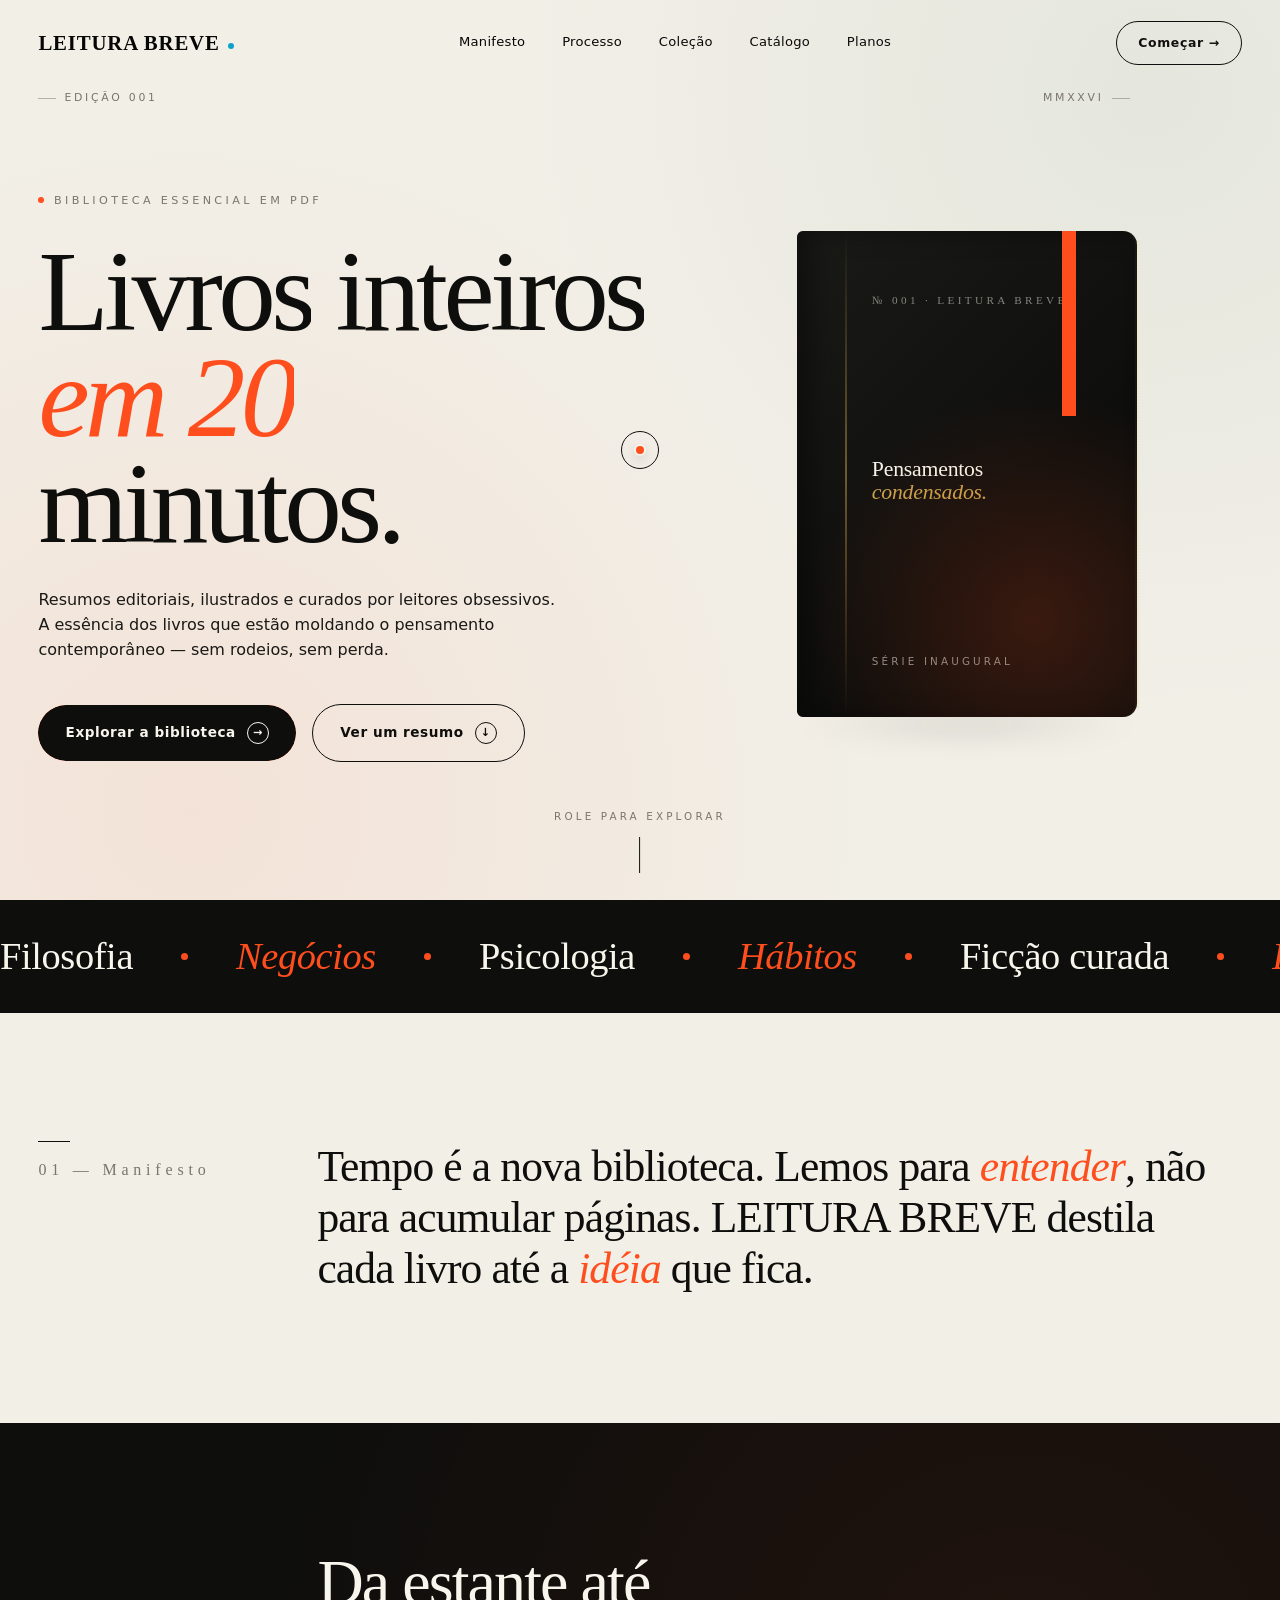
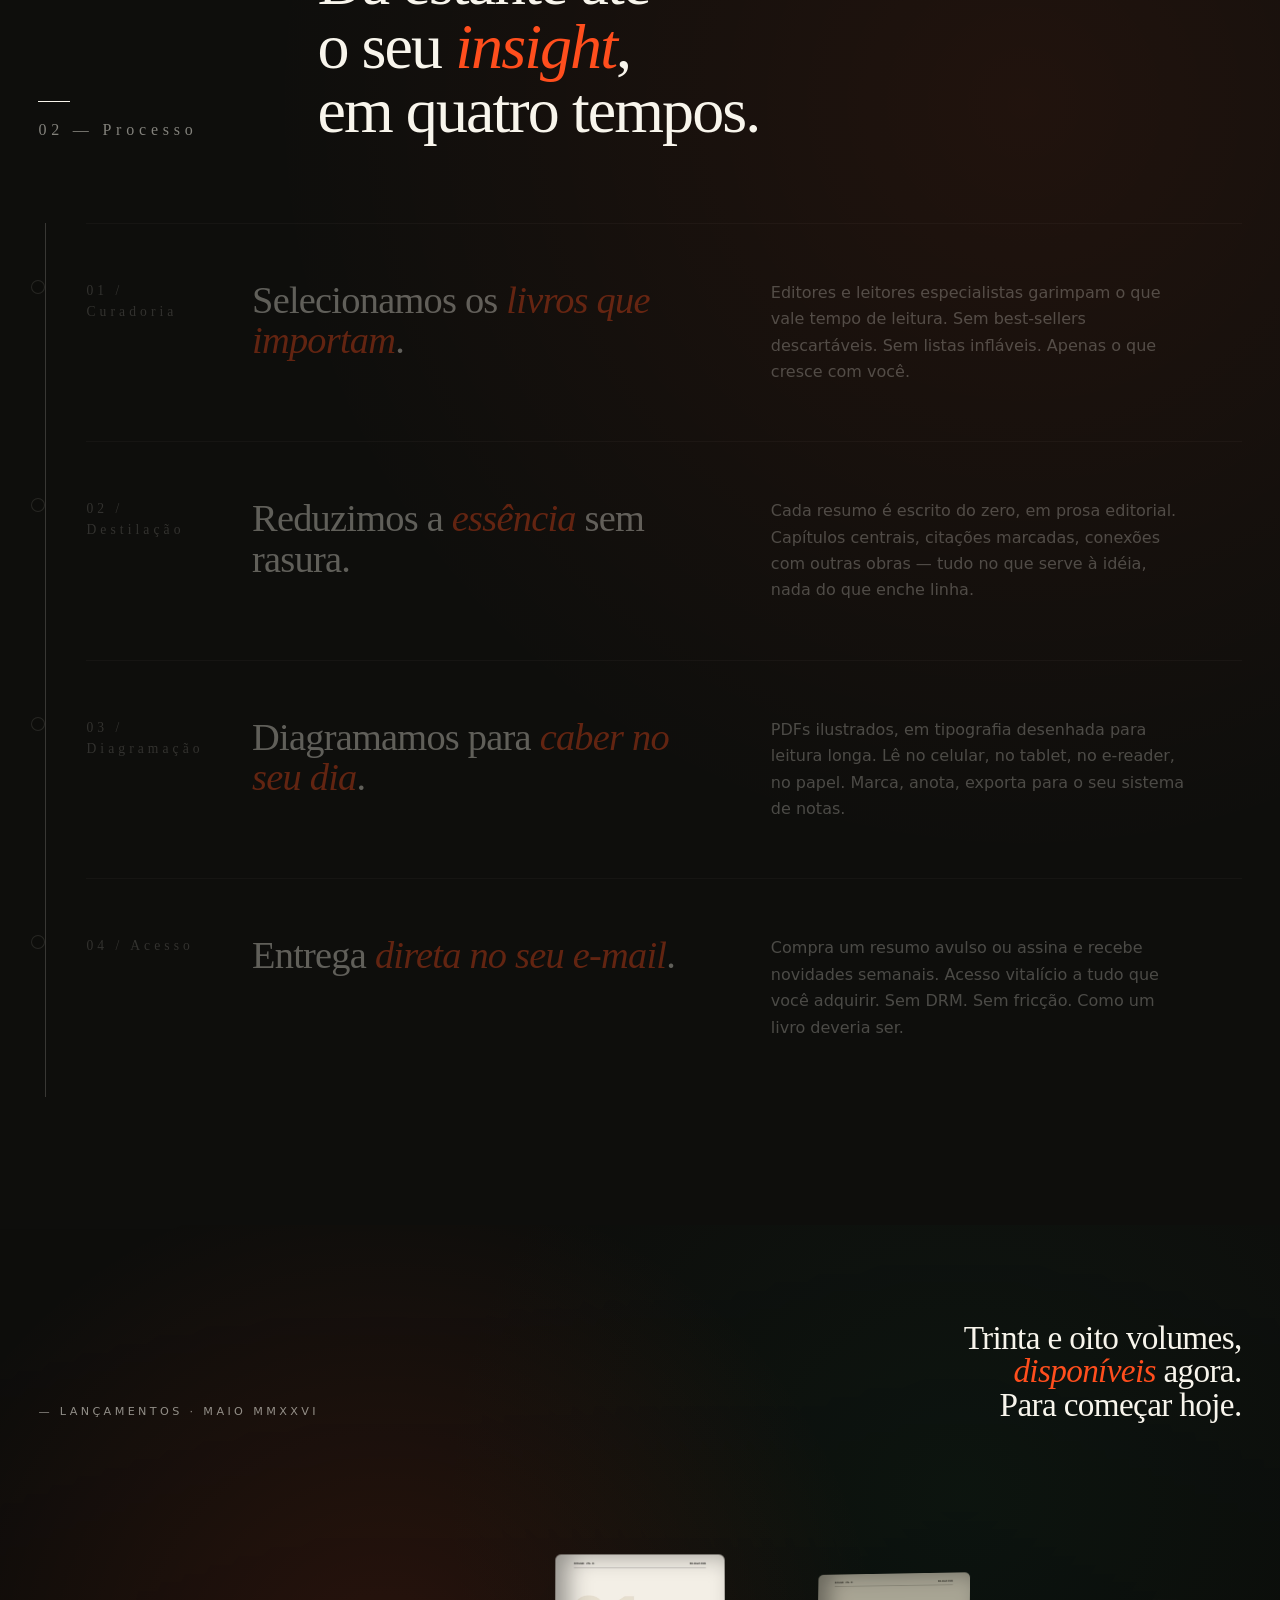
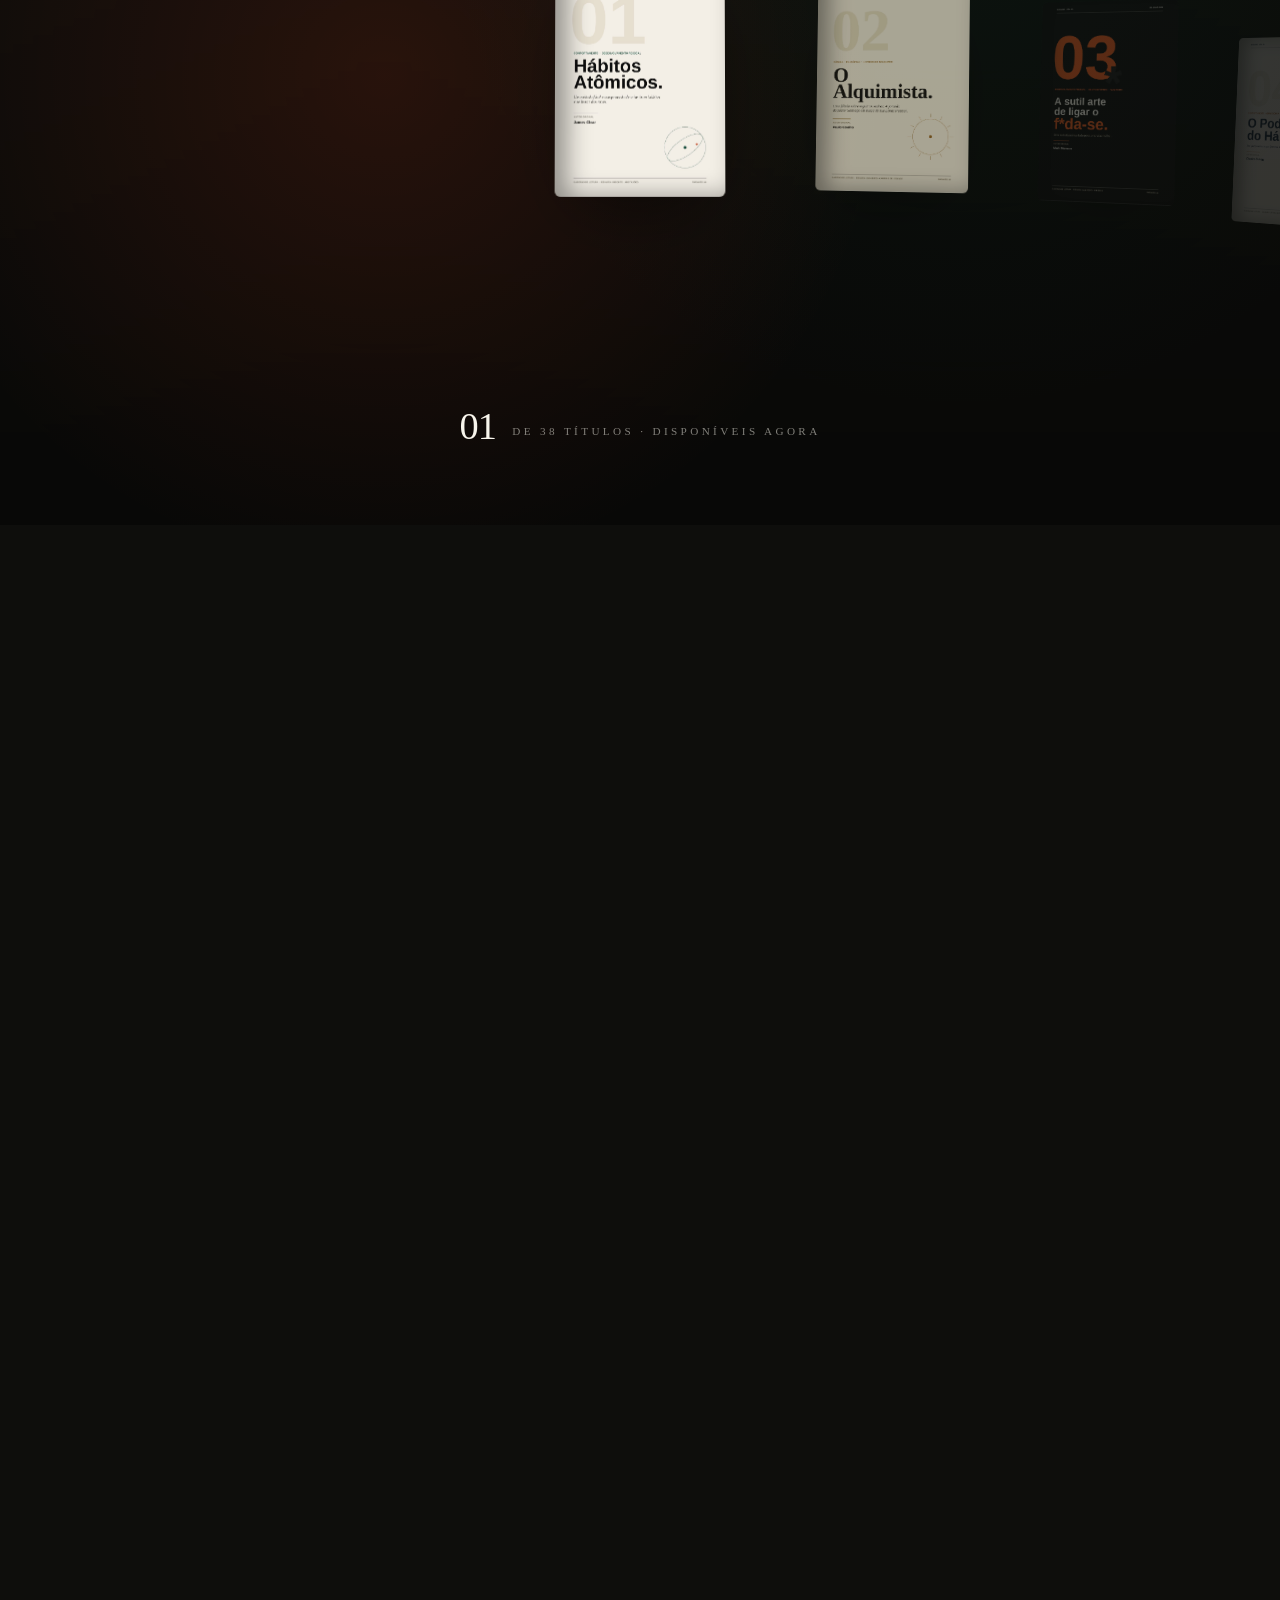
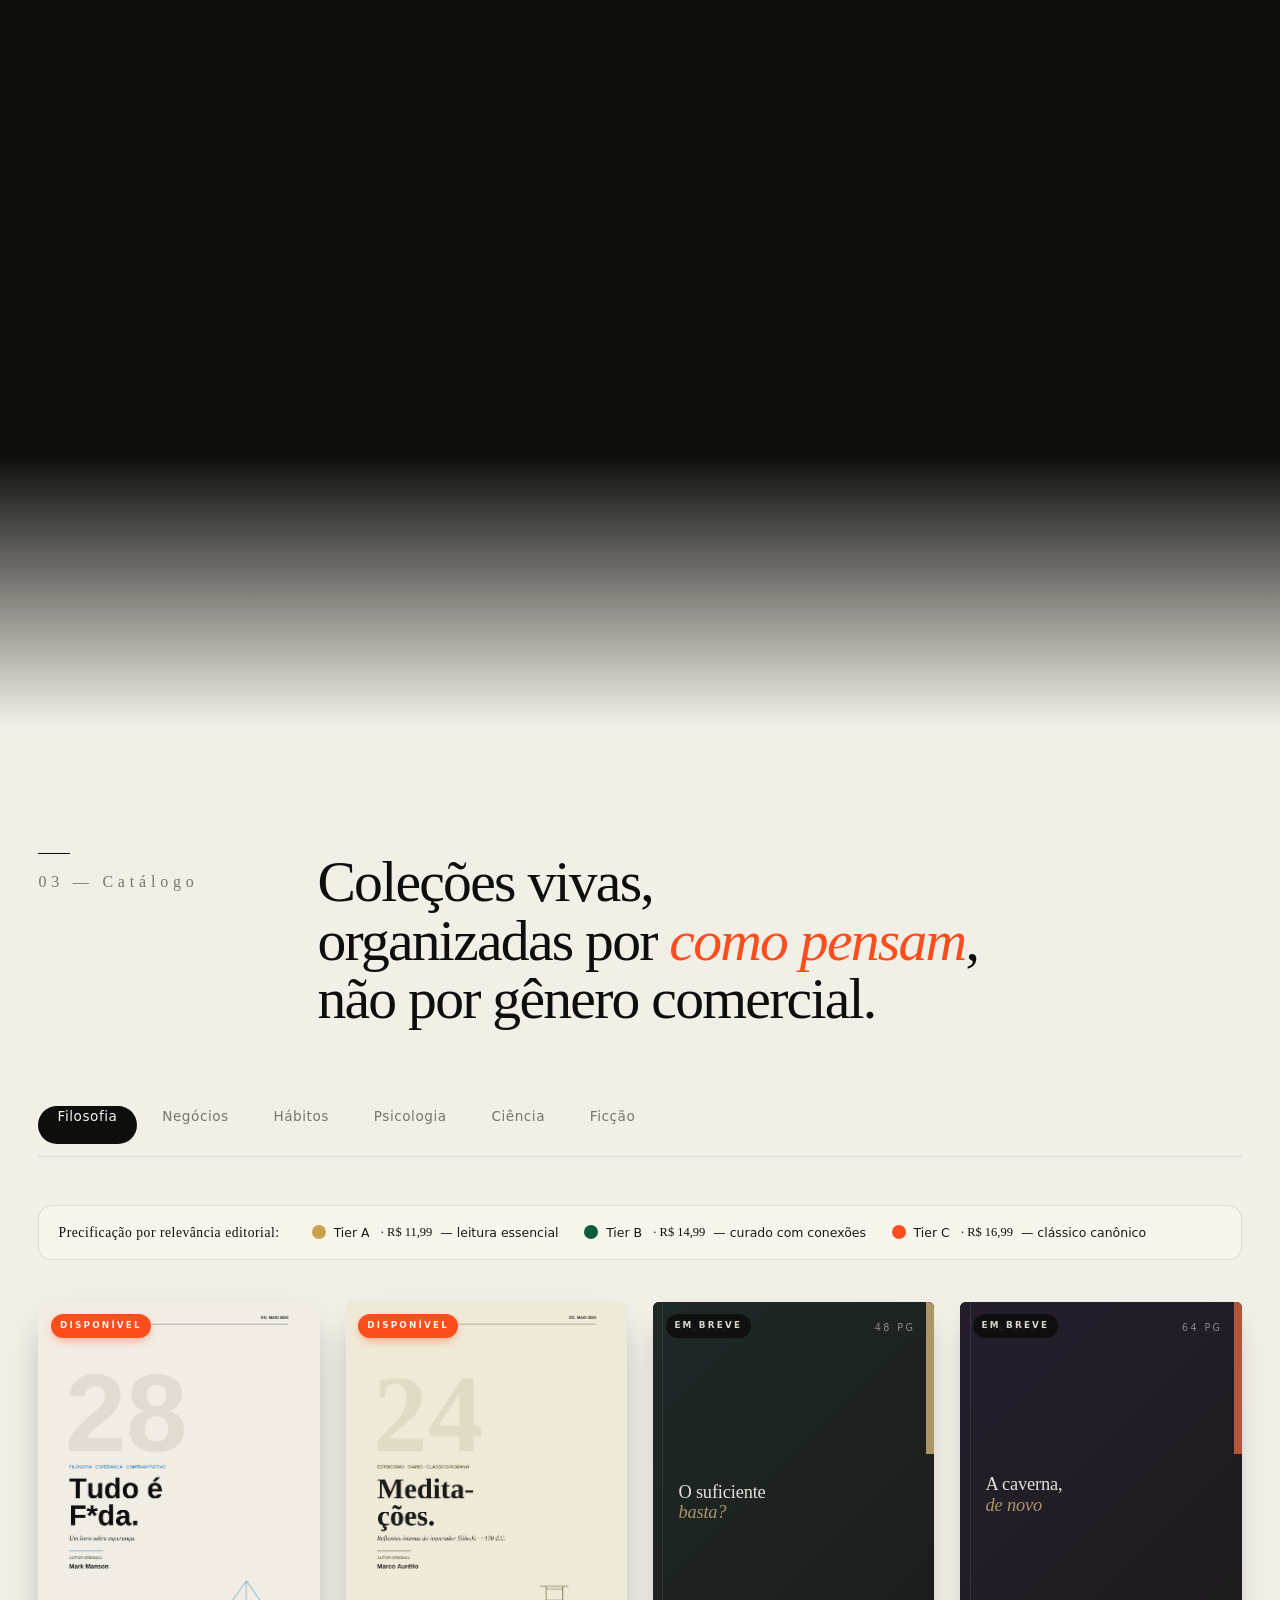
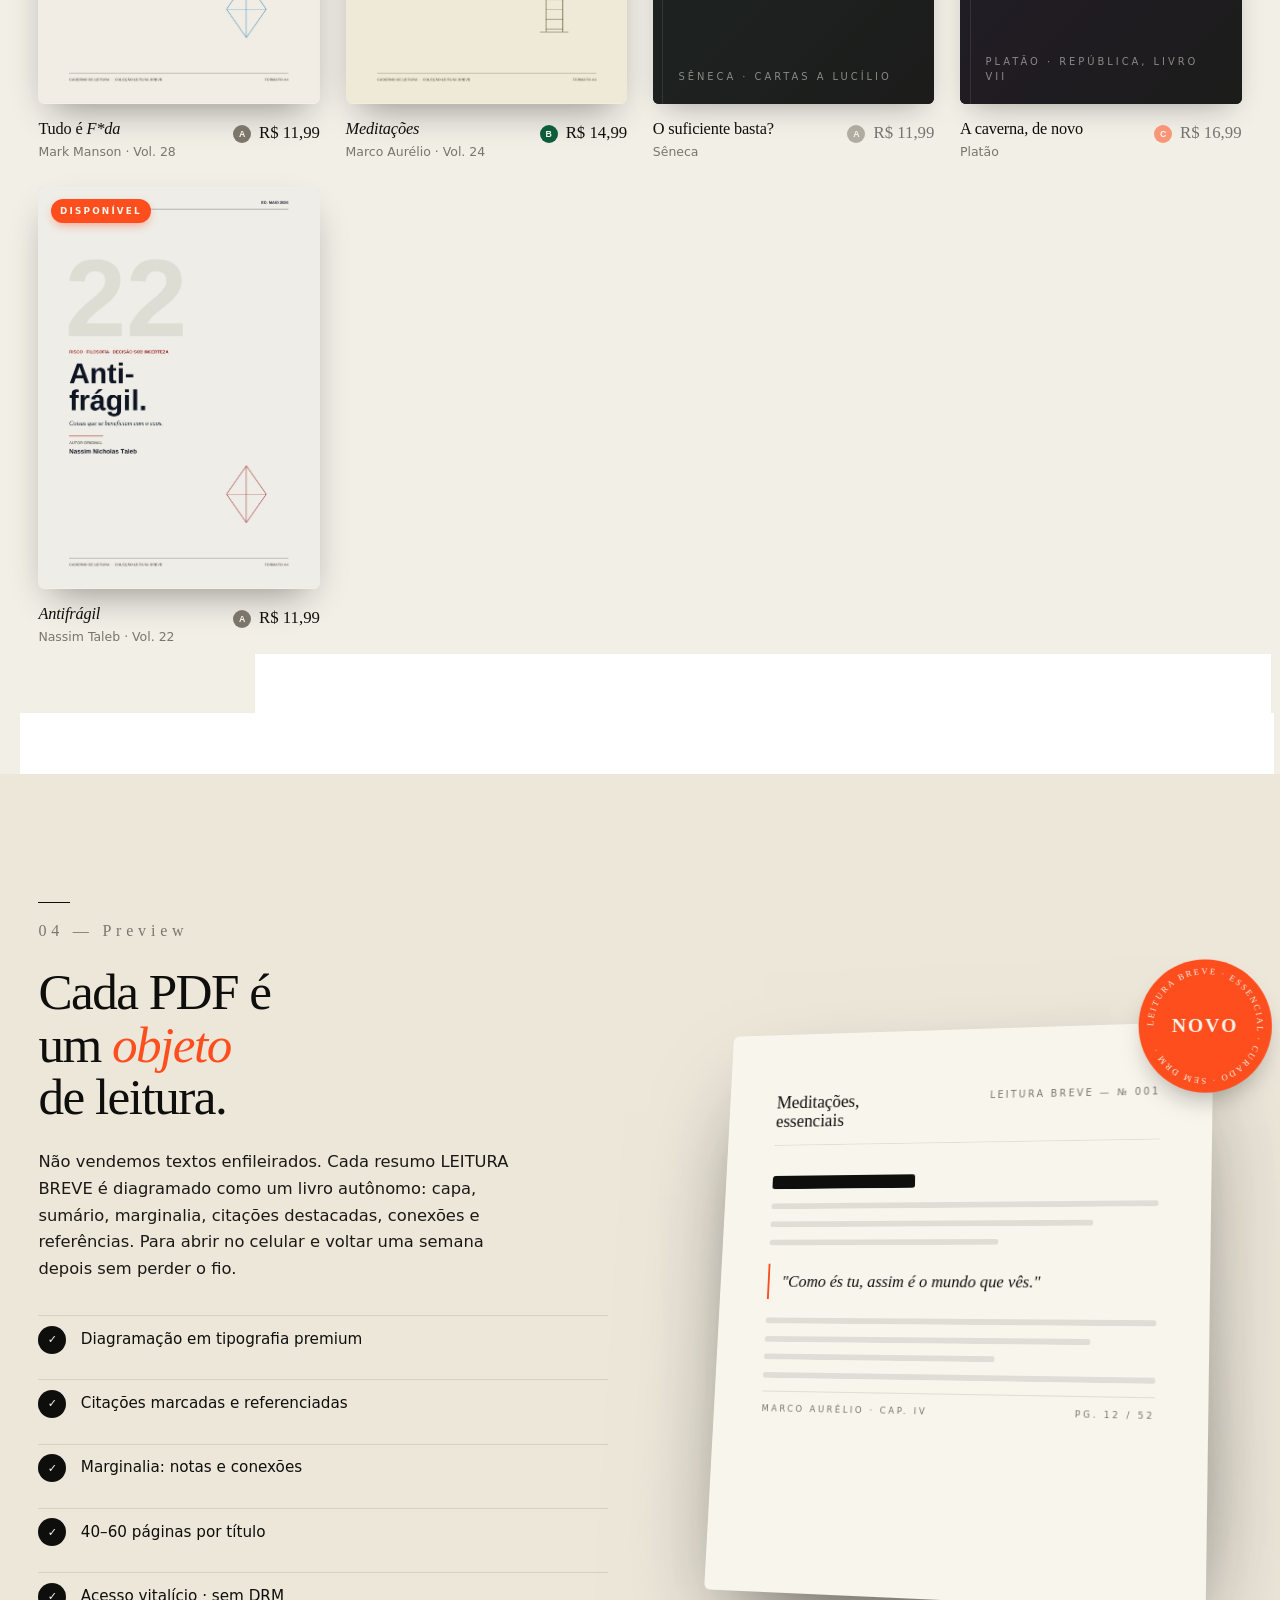
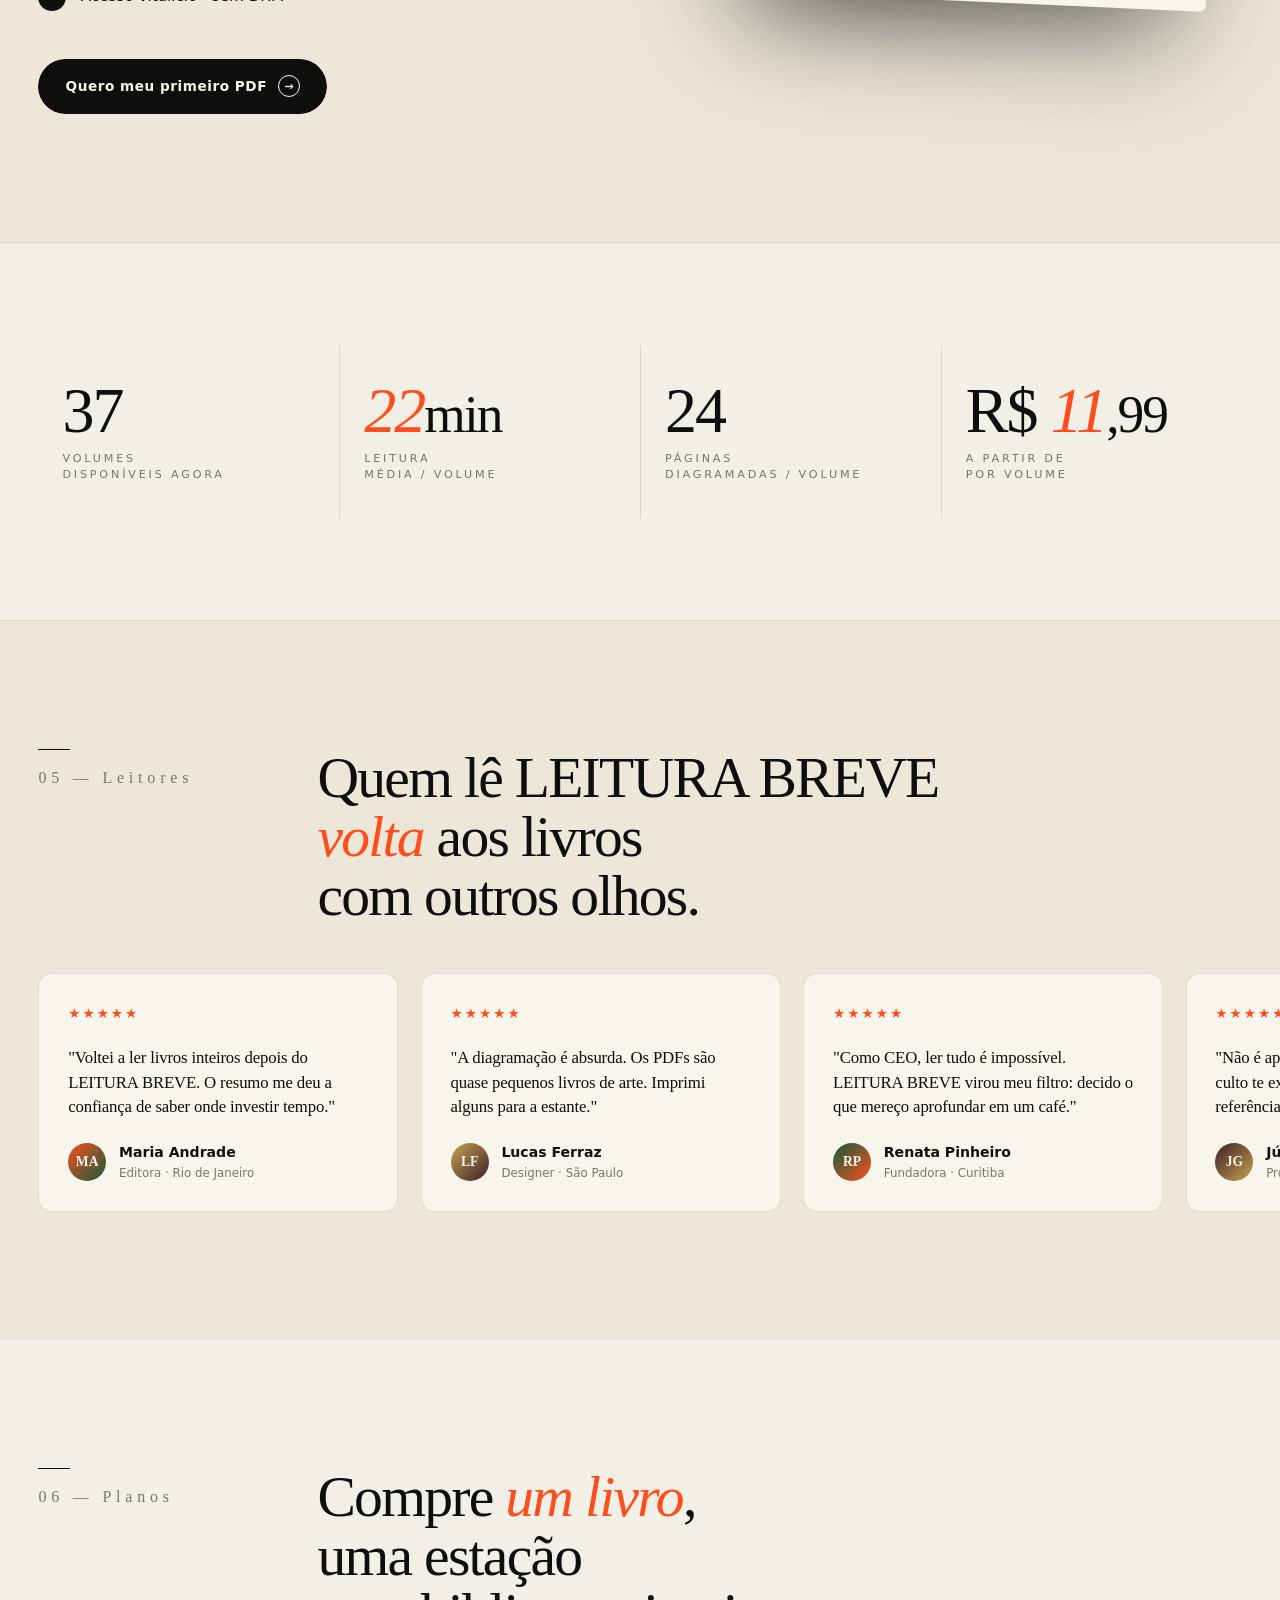
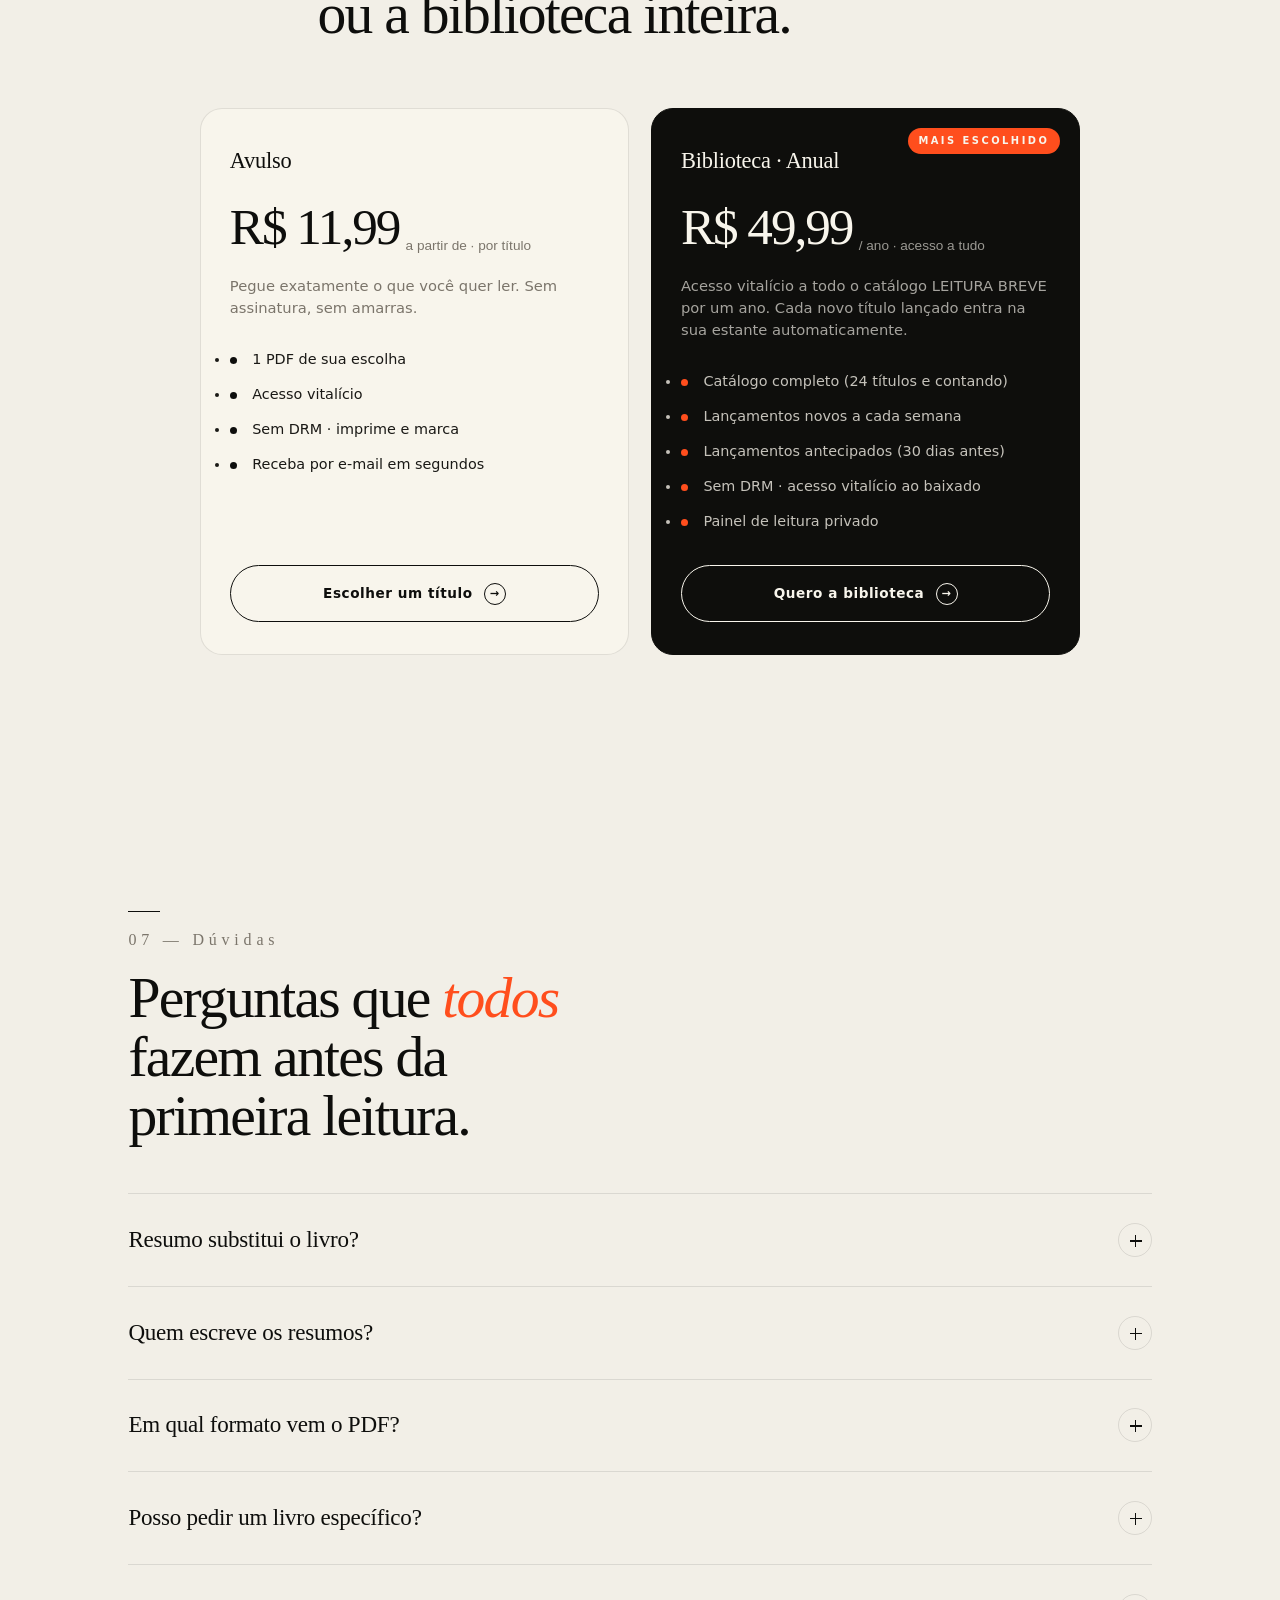
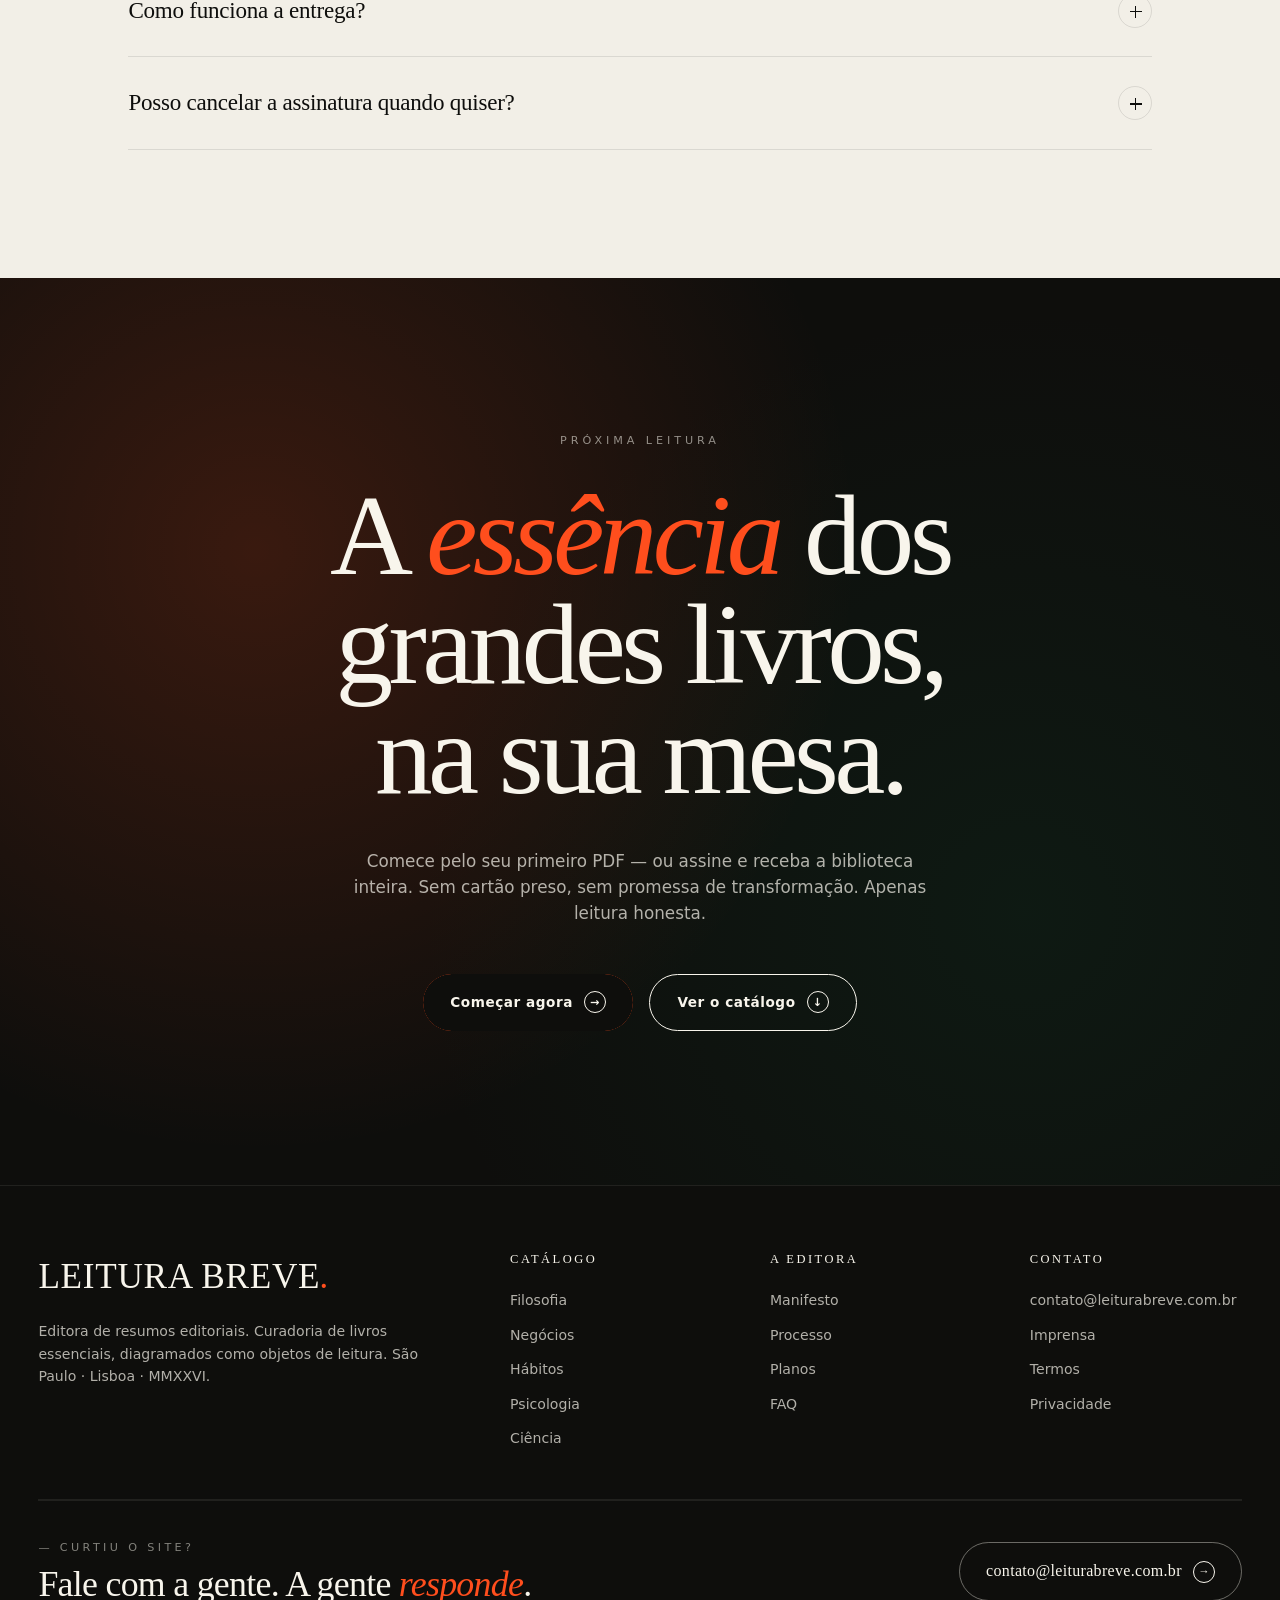
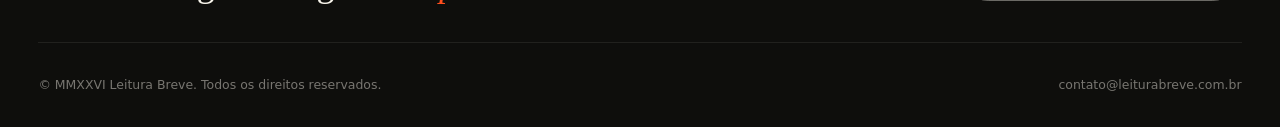
<file: index.html>
<!DOCTYPE html>
<html lang="pt-BR">
<head>
<meta charset="UTF-8">
<title>LEITURA BREVE — Livros inteiros em 20 minutos.</title>
<meta name="description" content="LEITURA BREVE: resumos editoriais em PDF dos livros que estão moldando o pensamento contemporâneo. Curados, ilustrados, prontos para abrir caminho.">
<link rel="icon" href="data:image/svg+xml,<svg xmlns='http://www.w3.org/2000/svg' viewBox='0 0 100 100'><rect width='100' height='100' rx='20' fill='%230D0D0D'/><text x='50' y='66' font-family='Georgia,serif' font-size='44' font-weight='700' fill='%23F5F2EC' text-anchor='middle' letter-spacing='-2'>LB</text></svg>">
<link rel="apple-touch-icon" href="data:image/svg+xml,<svg xmlns='http://www.w3.org/2000/svg' viewBox='0 0 100 100'><rect width='100' height='100' rx='20' fill='%230D0D0D'/><text x='50' y='66' font-family='Georgia,serif' font-size='44' font-weight='700' fill='%23F5F2EC' text-anchor='middle' letter-spacing='-2'>LB</text></svg>">
<meta name="viewport" content="width=device-width,initial-scale=1.0,viewport-fit=cover">
<meta name="theme-color" content="#0D0D0D">
<meta name="apple-mobile-web-app-title" content="Leitura Breve">
<meta name="application-name" content="Leitura Breve">
<meta name="format-detection" content="telephone=no">
<meta http-equiv="X-Frame-Options" content="DENY">
<meta http-equiv="X-Content-Type-Options" content="nosniff">
<meta http-equiv="Referrer-Policy" content="no-referrer">
<meta http-equiv="Content-Security-Policy" content="default-src 'self' 'unsafe-inline' https://fonts.googleapis.com https://fonts.gstatic.com; script-src 'self' 'unsafe-inline'; object-src 'none'; base-uri 'self';">
<link rel="preconnect" href="https://fonts.googleapis.com">
<link rel="preconnect" href="https://fonts.gstatic.com" crossorigin>
<link href="https://fonts.googleapis.com/css2?family=Fraunces:ital,opsz,wght@0,9..144,300..900;1,9..144,300..900&family=Inter:wght@300;400;500;600;700;800;900&family=Instrument+Serif:ital@0;1&display=swap" rel="stylesheet">

<style>
/* ============================================================
   LEITURA BREVE — Editorial minimalist landing
   ============================================================ */
*,*::before,*::after{box-sizing:border-box;margin:0;padding:0}
html,body{overflow-x:hidden}
html{scroll-behavior:auto}

:root{
  --bg:#F2EFE7;
  --bg-warm:#EDE7DA;
  --paper:#F8F5EC;
  --ink:#0E0E0C;
  --ink-soft:#1A1916;
  --mute:#7B756B;
  --line:#0E0E0C1A;
  --line-soft:#0E0E0C0F;
  --accent:#FF4E1D;     /* burnt orange — editorial */
  --accent-2:#0E5C3A;   /* deep forest */
  --gold:#C9A24B;
  --plum:#3B1F2B;
  --cream:#F8F5EC;
  --shadow:0 30px 60px -20px rgba(14,14,12,.25), 0 18px 36px -18px rgba(14,14,12,.18);
  --shadow-deep:0 50px 100px -30px rgba(14,14,12,.55);
  --r-lg:22px;
  --r-md:14px;
  --easing:cubic-bezier(.2,.8,.2,1);
  --easing-soft:cubic-bezier(.65,0,.35,1);
}

::selection{background:var(--ink);color:var(--cream)}

body{
  font-family:'Inter',system-ui,sans-serif;
  background:var(--bg);
  color:var(--ink);
  font-weight:400;
  font-size:16px;
  line-height:1.55;
  -webkit-font-smoothing:antialiased;
  text-rendering:optimizeLegibility;
  min-height:100vh;
  cursor:none;
}
@media(hover:none){body{cursor:auto}}

a{color:inherit;text-decoration:none}
button{font:inherit;color:inherit;background:none;border:0;cursor:pointer}
img{max-width:100%;display:block}

/* ============================================================
   GRAIN OVERLAY (subtle film grain)
   ============================================================ */
.grain{
  position:fixed;inset:0;pointer-events:none;z-index:9000;
  opacity:.06;mix-blend-mode:multiply;
  background-image:url("data:image/svg+xml;utf8,<svg xmlns='http://www.w3.org/2000/svg' width='240' height='240'><filter id='n'><feTurbulence type='fractalNoise' baseFrequency='0.9' numOctaves='2'/><feColorMatrix values='0 0 0 0 0  0 0 0 0 0  0 0 0 0 0  0 0 0 .6 0'/></filter><rect width='100%25' height='100%25' filter='url(%23n)'/></svg>");
}

/* ============================================================
   LOADER
   ============================================================ */
.loader{
  position:fixed;inset:0;background:var(--ink);color:var(--cream);
  z-index:10000;display:flex;align-items:flex-end;justify-content:space-between;
  padding:clamp(1.5rem,4vw,3rem);
  font-family:'Inter',sans-serif;
  transition:transform 1.2s var(--easing-soft);
}
.loader.done{transform:translateY(-100%)}
.loader-brand{
  font-family:'Fraunces',serif;font-weight:700;
  font-size:clamp(1.4rem,2.4vw,2rem);letter-spacing:.06em;
}
.loader-counter{
  font-family:'Fraunces',serif;
  font-size:clamp(5rem,16vw,14rem);font-weight:300;
  line-height:.9;letter-spacing:-.04em;
  font-feature-settings:"tnum" 1;
}
.loader-meta{
  font-size:.7rem;letter-spacing:.25em;text-transform:uppercase;
  color:rgba(248,245,236,.5);text-align:right;line-height:1.4;
}
.loader-bar{
  position:absolute;bottom:0;left:0;right:0;height:1px;background:rgba(248,245,236,.15);
}
.loader-bar::after{
  content:'';position:absolute;left:0;top:0;bottom:0;background:var(--cream);width:0;
  transition:width .3s linear;
}

/* ============================================================
   CUSTOM CURSOR — dot + ring (no blend-mode for visibility)
   ============================================================ */
.cursor,.cursor-ring{
  position:fixed;top:0;left:0;border-radius:50%;
  pointer-events:none;
  transform:translate(-50%,-50%);
  will-change:transform;
}
.cursor{
  width:8px;height:8px;background:var(--accent);z-index:9500;
  transition:transform .2s var(--easing), background .25s, opacity .25s;
  box-shadow:0 0 0 2px rgba(248,245,236,.85), 0 4px 12px rgba(14,14,12,.25);
}
.cursor-ring{
  width:38px;height:38px;z-index:9499;
  border:1.5px solid var(--ink);background:transparent;
  transition:width .35s var(--easing), height .35s var(--easing),
    border-color .25s, background .25s, opacity .25s;
}
.cursor.is-link{background:var(--cream);box-shadow:0 0 0 2px var(--accent),0 4px 14px rgba(14,14,12,.3)}
.cursor-ring.is-link{width:60px;height:60px;border-color:var(--accent);background:rgba(255,78,29,.06)}
.cursor.is-dark{box-shadow:0 0 0 2px rgba(14,14,12,.7),0 4px 12px rgba(0,0,0,.4)}
.cursor-ring.is-dark{border-color:var(--cream)}
.cursor.is-dark.is-link{background:var(--accent);box-shadow:0 0 0 2px var(--cream),0 4px 14px rgba(0,0,0,.5)}
@media(hover:none){.cursor,.cursor-ring{display:none}}

/* ============================================================
   NAVIGATION
   ============================================================ */
.nav{
  position:fixed;top:0;left:0;right:0;z-index:200;
  padding:1.3rem clamp(1.2rem,3vw,2.5rem);
  display:flex;align-items:center;justify-content:space-between;
  transition:background .4s var(--easing), backdrop-filter .4s var(--easing), color .4s;
  mix-blend-mode:difference;color:#F8F5EC;
}
.nav.scrolled{
  mix-blend-mode:normal;color:var(--ink);
  background:rgba(242,239,231,.78);backdrop-filter:saturate(140%) blur(14px);
  -webkit-backdrop-filter:saturate(140%) blur(14px);
  border-bottom:1px solid var(--line-soft);
}
.brand{
  font-family:'Fraunces',serif;font-weight:700;font-size:1.3rem;letter-spacing:.04em;
  display:flex;align-items:baseline;gap:.5rem;
}
.brand-dot{
  width:6px;height:6px;border-radius:50%;background:var(--accent);
  display:inline-block;transform:translateY(-1px);
}
.nav-menu{display:flex;align-items:center;gap:2.3rem;font-size:.82rem;font-weight:500}
.nav-menu a{position:relative;letter-spacing:.02em;padding:.3rem 0}
.nav-menu a::after{
  content:'';position:absolute;left:0;right:0;bottom:-2px;height:1px;
  background:currentColor;transform:scaleX(0);transform-origin:right;
  transition:transform .4s var(--easing);
}
.nav-menu a:hover::after{transform:scaleX(1);transform-origin:left}
.nav-cta{
  font-size:.78rem;font-weight:600;letter-spacing:.05em;
  padding:.7rem 1.3rem;border:1px solid currentColor;border-radius:999px;
  transition:background .35s var(--easing), color .35s var(--easing);
}
.nav-cta:hover{background:currentColor;color:var(--bg)}
.nav.scrolled .nav-cta:hover{color:var(--bg)}
@media(max-width:780px){
  .nav-menu{display:none}
}

/* ============================================================
   HERO
   ============================================================ */
.hero{
  position:relative;min-height:100vh;padding:clamp(7rem,10vh,8rem) clamp(1.2rem,3vw,2.5rem) 4rem;
  display:grid;grid-template-columns:1.05fr .95fr;gap:3rem;align-items:center;
  overflow:hidden;
}
.hero::before{
  content:'';position:absolute;inset:0;pointer-events:none;
  background:
    radial-gradient(circle at 15% 90%, rgba(255,78,29,.08), transparent 50%),
    radial-gradient(circle at 90% 10%, rgba(14,92,58,.06), transparent 45%);
}
.hero-meta{
  position:absolute;top:5.6rem;left:clamp(1.2rem,3vw,2.5rem);right:calc(clamp(1.2rem,3vw,2.5rem) + 7rem);
  display:flex;justify-content:space-between;font-size:.68rem;letter-spacing:.25em;
  text-transform:uppercase;color:var(--mute);gap:1rem;flex-wrap:wrap;
}
@media(max-width:980px){.hero-meta{right:clamp(1.2rem,3vw,2.5rem)}}
.hero-meta span{display:flex;align-items:center;gap:.5rem}
.hero-meta .ln{width:18px;height:1px;background:currentColor;opacity:.5}

.hero-content{position:relative;z-index:2;max-width:780px}
.hero-eyebrow{
  display:inline-flex;align-items:center;gap:.6rem;
  font-size:.7rem;letter-spacing:.3em;text-transform:uppercase;
  margin-bottom:1.8rem;color:var(--mute);
}
.hero-eyebrow .dot{width:6px;height:6px;background:var(--accent);border-radius:50%;
  animation:pulse 2.4s var(--easing) infinite}
@keyframes pulse{
  0%,100%{transform:scale(1);opacity:1}
  50%{transform:scale(1.6);opacity:.4}
}
.hero-title{
  font-family:'Fraunces',serif;
  font-size:clamp(3.2rem,9vw,9.4rem);
  font-weight:300;font-variation-settings:"opsz" 144, "SOFT" 50;
  line-height:.92;letter-spacing:-.04em;
  margin-bottom:2rem;
}
.hero-title .word{display:inline-block;overflow:hidden;vertical-align:bottom}
.hero-title .word > span{
  display:inline-block;transform:translateY(110%);
  transition:transform 1.1s var(--easing-soft);
}
.hero-title.in .word > span{transform:translateY(0)}
.hero-title .word:nth-child(1) > span{transition-delay:.05s}
.hero-title .word:nth-child(2) > span{transition-delay:.15s}
.hero-title .word:nth-child(3) > span{transition-delay:.25s}
.hero-title .word:nth-child(4) > span{transition-delay:.35s}
.hero-title em{
  font-family:'Instrument Serif',serif;font-style:italic;font-weight:400;
  color:var(--accent);
}

.hero-sub{
  max-width:520px;font-size:clamp(1rem,1.2vw,1.18rem);line-height:1.55;color:var(--ink-soft);
  margin-bottom:2.6rem;opacity:0;transform:translateY(20px);
  transition:opacity .9s var(--easing) .7s, transform .9s var(--easing) .7s;
}
.hero-title.in ~ .hero-sub,
.in-anim .hero-sub{opacity:1;transform:translateY(0)}

.hero-ctas{
  display:flex;align-items:center;gap:1rem;flex-wrap:wrap;
  opacity:0;transform:translateY(20px);
  transition:opacity .9s var(--easing) .85s, transform .9s var(--easing) .85s;
}
.in-anim .hero-ctas{opacity:1;transform:translateY(0)}

.btn{
  position:relative;display:inline-flex;align-items:center;gap:.7rem;
  padding:1.05rem 1.7rem;border-radius:999px;font-size:.85rem;font-weight:600;
  letter-spacing:.04em;overflow:hidden;isolation:isolate;
  transition:transform .35s var(--easing), color .35s var(--easing);
}
.btn::before{
  content:'';position:absolute;inset:0;border-radius:inherit;z-index:-1;
  background:var(--ink);transition:transform .55s var(--easing);
  transform-origin:bottom;
}
.btn::after{
  content:'';position:absolute;inset:0;border-radius:inherit;z-index:-2;
  background:var(--accent);
}
.btn:hover::before{transform:scaleY(0);transform-origin:top}
.btn:hover{color:var(--ink)}
.btn-primary{color:var(--cream)}
.btn-arrow{
  width:22px;height:22px;display:inline-flex;align-items:center;justify-content:center;
  border-radius:50%;border:1px solid currentColor;transition:transform .4s var(--easing);
  font-size:.7rem;
}
.btn:hover .btn-arrow{transform:rotate(-45deg)}

.btn-ghost{
  border:1px solid var(--ink);color:var(--ink);background:transparent;
  padding:1.05rem 1.7rem;border-radius:999px;font-size:.85rem;font-weight:600;
  letter-spacing:.04em;
  display:inline-flex;align-items:center;gap:.7rem;
  transition:background .35s var(--easing), color .35s var(--easing);
}
.btn-ghost:hover{background:var(--ink);color:var(--cream)}

/* HERO 3D BOOK */
.hero-stage{
  position:relative;width:100%;aspect-ratio:1/1.05;max-width:560px;justify-self:end;
  perspective:1800px;perspective-origin:50% 50%;
  opacity:0;transform:translateY(30px);
  transition:opacity 1.1s var(--easing) .4s, transform 1.1s var(--easing) .4s;
}
.in-anim .hero-stage{opacity:1;transform:translateY(0)}

.stage-floor{
  position:absolute;left:50%;bottom:4%;width:70%;height:30px;
  transform:translateX(-50%);
  background:radial-gradient(ellipse at center, rgba(14,14,12,.35), transparent 65%);
  filter:blur(14px);opacity:.5;
}

.book3d{
  position:absolute;inset:0;margin:auto;width:62%;aspect-ratio:.7/1;
  transform-style:preserve-3d;
  animation:float 7s ease-in-out infinite;
  will-change:transform;
}
@keyframes float{
  0%,100%{transform:translateY(0) rotateY(-22deg) rotateX(8deg)}
  50%{transform:translateY(-18px) rotateY(-22deg) rotateX(10deg)}
}
.book3d.tilt{animation-play-state:paused}

.book-face{
  position:absolute;inset:0;border-radius:6px 14px 14px 6px;
  background:linear-gradient(135deg, #1a1a17 0%, #0e0e0c 60%);
  box-shadow:inset 14px 0 26px rgba(0,0,0,.4), inset -2px 0 0 rgba(255,255,255,.04);
  overflow:hidden;
  display:flex;flex-direction:column;justify-content:space-between;
  padding:18% 14% 14% 22%;color:var(--cream);
}
.book-face::before{
  content:'';position:absolute;left:14%;top:0;bottom:0;width:2px;
  background:linear-gradient(to bottom, transparent, rgba(201,162,75,.5), transparent);
}
.book-face::after{
  content:'';position:absolute;inset:0;background:
    radial-gradient(circle at 70% 80%, rgba(255,78,29,.18), transparent 50%);
  pointer-events:none;
}
.book-num{
  font-family:'Fraunces',serif;font-size:.7rem;letter-spacing:.3em;
  color:rgba(248,245,236,.5);text-transform:uppercase;
}
.book-title{
  font-family:'Fraunces',serif;font-weight:300;font-size:clamp(1.1rem,1.7vw,1.6rem);
  line-height:1.08;letter-spacing:-.01em;
}
.book-title em{font-family:'Instrument Serif',serif;font-style:italic;color:var(--gold)}
.book-author{font-size:.65rem;letter-spacing:.3em;text-transform:uppercase;opacity:.55}
.book-mark{
  position:absolute;right:18%;top:0;width:14px;height:38%;
  background:var(--accent);
}

.book-spine{
  position:absolute;left:0;top:0;bottom:0;width:18px;
  background:linear-gradient(to right, #050504, #0e0e0c 60%, #1a1a17);
  transform:translateX(-9px) rotateY(-90deg);transform-origin:right center;
  box-shadow:inset 0 0 8px rgba(0,0,0,.5);
}
.book-back{
  position:absolute;inset:0;background:#0a0a08;border-radius:6px 14px 14px 6px;
  transform:translateZ(-22px);
}
.book-pages{
  position:absolute;top:1.5%;bottom:1.5%;right:-3px;width:22px;
  background:repeating-linear-gradient(to bottom, #f3eed8 0 2px, #e8e0c4 2px 3px);
  transform:translateZ(-11px) rotateY(0deg);
  border-radius:0 4px 4px 0;
}

/* Floating typography ornaments */
.hero-orb{
  position:absolute;font-family:'Instrument Serif',serif;font-style:italic;
  color:var(--accent);pointer-events:none;font-weight:400;
  opacity:0;transition:opacity 1.2s ease 1.2s;
}
.in-anim .hero-orb{opacity:1}
.hero-orb.one{top:8%;right:-2%;font-size:clamp(1.6rem,3vw,3rem);transform:rotate(-8deg);z-index:3}
.hero-orb.two{bottom:6%;left:-4%;font-size:clamp(1.2rem,2vw,2rem);color:var(--accent-2);transform:rotate(6deg);z-index:3}

/* Scroll hint */
.scroll-hint{
  position:absolute;left:50%;bottom:1.7rem;transform:translateX(-50%);
  font-size:.65rem;letter-spacing:.3em;text-transform:uppercase;color:var(--mute);
  display:flex;flex-direction:column;align-items:center;gap:.8rem;z-index:3;
}
.scroll-hint .ln{
  width:1px;height:36px;background:var(--ink);position:relative;overflow:hidden;
}
.scroll-hint .ln::after{
  content:'';position:absolute;top:-100%;left:0;right:0;height:100%;background:var(--accent);
  animation:scrollLn 2.4s var(--easing) infinite;
}
@keyframes scrollLn{0%{top:-100%}100%{top:100%}}

@media(max-width:980px){
  .hero{grid-template-columns:1fr;padding-top:7rem}
  .hero-stage{justify-self:center;max-width:380px;margin-top:1rem}
  .hero-orb.one{right:auto;left:6%;top:8%}
}

/* ============================================================
   MARQUEE STRIP
   ============================================================ */
.strip{
  background:var(--ink);color:var(--cream);
  padding:1.6rem 0;overflow:hidden;
  border-top:1px solid var(--line);border-bottom:1px solid var(--line);
}
.strip-track{
  display:flex;align-items:center;gap:3rem;white-space:nowrap;
  animation:marquee 38s linear infinite;font-family:'Fraunces',serif;
  font-weight:300;font-size:clamp(1.6rem,3vw,2.8rem);letter-spacing:-.01em;
}
.strip-track em{font-family:'Instrument Serif',serif;color:var(--accent)}
.strip-track .dot{
  width:7px;height:7px;border-radius:50%;background:var(--accent);flex-shrink:0;
}
@keyframes marquee{0%{transform:translateX(0)}100%{transform:translateX(-50%)}}

/* ============================================================
   MANIFESTO
   ============================================================ */
.manifesto{
  padding:clamp(6rem,10vw,10rem) clamp(1.2rem,3vw,2.5rem);
  max-width:1400px;margin:0 auto;
  display:grid;grid-template-columns:.25fr 1fr;gap:3rem;align-items:start;
}
.section-num{
  font-family:'Fraunces',serif;font-size:1rem;letter-spacing:.3em;
  color:var(--mute);position:sticky;top:7rem;
}
.section-num::before{
  content:'';display:block;width:32px;height:1px;background:var(--ink);margin-bottom:1rem;
}
.manifesto-text{
  font-family:'Fraunces',serif;font-weight:300;
  font-size:clamp(1.6rem,3.4vw,3.4rem);line-height:1.18;letter-spacing:-.02em;
  max-width:900px;
}
.manifesto-text em{font-family:'Instrument Serif',serif;font-style:italic;color:var(--accent)}
.manifesto-text span{display:inline-block;opacity:.18;transition:opacity .6s var(--easing)}
.manifesto-text.in span{opacity:1}

@media(max-width:780px){
  .manifesto{grid-template-columns:1fr;gap:1.4rem}
  .section-num{position:relative;top:0}
}

/* ============================================================
   COMO FUNCIONA — Animation timeline
   ============================================================ */
.how{
  background:var(--ink);color:var(--cream);
  padding:clamp(6rem,10vw,10rem) clamp(1.2rem,3vw,2.5rem);
  position:relative;overflow:hidden;
}
.how::before{
  content:'';position:absolute;inset:0;pointer-events:none;
  background:radial-gradient(circle at 80% 20%, rgba(255,78,29,.08), transparent 50%);
}
.how-inner{max-width:1400px;margin:0 auto;position:relative;z-index:2}
.how-head{
  display:grid;grid-template-columns:.25fr 1fr;gap:3rem;margin-bottom:5rem;align-items:end;
}
.how .section-num{color:rgba(248,245,236,.5);position:relative;top:0}
.how .section-num::before{background:var(--cream)}
.how-title{
  font-family:'Fraunces',serif;font-weight:300;
  font-size:clamp(2.4rem,5vw,5rem);line-height:1;letter-spacing:-.03em;
  max-width:760px;
}
.how-title em{font-family:'Instrument Serif',serif;color:var(--accent)}

.timeline{
  position:relative;padding-left:3rem;
}
.timeline::before{
  content:'';position:absolute;left:.4rem;top:0;bottom:0;width:1px;background:rgba(248,245,236,.18);
}
.timeline-progress{
  content:'';position:absolute;left:.4rem;top:0;width:1px;background:var(--accent);height:0;
  transition:height .2s linear;
}
.step{
  display:grid;grid-template-columns:.25fr 1fr 1fr;gap:3rem;
  padding:3.5rem 0;border-top:1px solid rgba(248,245,236,.1);
  position:relative;
  opacity:.35;transition:opacity .8s var(--easing);
}
.step.in{opacity:1}
.step::before{
  content:'';position:absolute;left:-3rem;top:3.5rem;
  width:14px;height:14px;border-radius:50%;background:var(--ink);
  border:1px solid rgba(248,245,236,.3);transform:translateX(-50%);
  transition:background .5s var(--easing), border .5s var(--easing), transform .5s var(--easing);
}
.step.in::before{background:var(--accent);border-color:var(--accent);transform:translateX(-50%) scale(1.3)}
.step-num{
  font-family:'Fraunces',serif;font-size:.85rem;letter-spacing:.3em;
  color:rgba(248,245,236,.45);
}
.step-title{
  font-family:'Fraunces',serif;font-weight:400;font-size:clamp(1.8rem,3vw,2.6rem);
  line-height:1.05;letter-spacing:-.02em;
}
.step-title em{font-family:'Instrument Serif',serif;color:var(--accent)}
.step-body{font-size:1rem;color:rgba(248,245,236,.75);line-height:1.65;max-width:420px}

@media(max-width:880px){
  .how-head{grid-template-columns:1fr;gap:1rem}
  .step{grid-template-columns:1fr;gap:1rem;padding:2.5rem 0}
}

/* ============================================================
   TABS / CATEGORIAS
   ============================================================ */
.cats{
  padding:clamp(6rem,10vw,10rem) clamp(1.2rem,3vw,2.5rem);
  max-width:1500px;margin:0 auto;
}
.cats-head{
  display:grid;grid-template-columns:.25fr 1fr;gap:3rem;margin-bottom:4rem;
}
.cats-title{
  font-family:'Fraunces',serif;font-weight:300;
  font-size:clamp(2.2rem,4.5vw,4.4rem);line-height:1.02;letter-spacing:-.03em;
  max-width:820px;
}
.cats-title em{font-family:'Instrument Serif',serif;color:var(--accent)}

.tabs{
  display:flex;align-items:center;gap:.4rem;flex-wrap:wrap;
  padding-bottom:1rem;border-bottom:1px solid var(--line);
  margin-bottom:3rem;position:relative;
}
.tab{
  position:relative;padding:.8rem 1.2rem;font-size:.85rem;font-weight:500;letter-spacing:.04em;
  border-radius:999px;color:var(--mute);transition:color .4s var(--easing);
  white-space:nowrap;
}
.tab[aria-selected="true"]{color:var(--cream)}
.tab:hover{color:var(--ink)}
.tab[aria-selected="true"]:hover{color:var(--cream)}
.tab-pill{
  position:absolute;top:50%;transform:translateY(-50%);
  background:var(--ink);border-radius:999px;z-index:-1;height:38px;
  transition:left .55s var(--easing-soft), width .55s var(--easing-soft);
}

.cat-panel{display:none;animation:fadeUp .8s var(--easing) both}
.cat-panel.active{display:block}
@keyframes fadeUp{from{opacity:0;transform:translateY(20px)}to{opacity:1;transform:translateY(0)}}

.book-grid{
  display:grid;grid-template-columns:repeat(auto-fill,minmax(240px,1fr));gap:1.6rem;
}
.book-card{
  position:relative;cursor:none;
  display:flex;flex-direction:column;gap:1rem;
  perspective:900px;
}
.book-card-inner{
  position:relative;aspect-ratio:.7/1;border-radius:6px;
  background:#1a1a17;color:var(--cream);overflow:hidden;
  transform-style:preserve-3d;
  transition:transform .55s var(--easing), box-shadow .55s var(--easing);
  box-shadow:0 12px 28px -12px rgba(14,14,12,.35), inset 12px 0 24px rgba(0,0,0,.35);
}
.book-card:hover .book-card-inner{
  box-shadow:0 30px 60px -20px rgba(14,14,12,.5), inset 12px 0 24px rgba(0,0,0,.35);
}
.book-card-cover{
  position:absolute;inset:0;display:flex;flex-direction:column;justify-content:space-between;
  padding:1.2rem 1.2rem 1.2rem 1.6rem;
  background:linear-gradient(135deg, var(--c1, #1a1a17) 0%, var(--c2,#0e0e0c) 100%);
}
.book-card-cover::before{
  content:'';position:absolute;left:.6rem;top:0;bottom:0;width:1px;background:rgba(255,255,255,.1);
}
.book-card-cover::after{
  content:'';position:absolute;right:0;top:0;width:8px;height:38%;background:var(--accent);
}
.bc-meta{display:flex;justify-content:space-between;align-items:center;font-size:.6rem;letter-spacing:.25em;text-transform:uppercase;opacity:.55}
.bc-title{
  font-family:'Fraunces',serif;font-weight:400;font-size:1.15rem;line-height:1.1;letter-spacing:-.01em;
}
.bc-title em{font-family:'Instrument Serif',serif;color:var(--gold);font-style:italic}
.bc-bottom{font-size:.62rem;letter-spacing:.3em;text-transform:uppercase;opacity:.55}
.book-card-foot{
  display:flex;justify-content:space-between;align-items:flex-start;gap:1rem;
}
.bc-foot-info h4{font-family:'Fraunces',serif;font-weight:500;font-size:1.02rem;line-height:1.1;letter-spacing:-.01em;margin-bottom:.25rem}
.bc-foot-info p{font-size:.78rem;color:var(--mute)}
.bc-price{font-family:'Fraunces',serif;font-size:1.05rem;font-weight:500;white-space:nowrap;position:relative}
.bc-price[data-tier]::before{
  content:attr(data-tier);display:inline-block;margin-right:.5rem;
  width:18px;height:18px;line-height:18px;text-align:center;border-radius:50%;
  font-family:'Inter',sans-serif;font-size:.55rem;font-weight:700;letter-spacing:0;
  text-transform:uppercase;vertical-align:1px;
}
.bc-price[data-tier="a"]::before{background:var(--mute);color:var(--cream)}
.bc-price[data-tier="b"]::before{background:var(--accent-2);color:var(--cream)}
.bc-price[data-tier="c"]::before{background:var(--accent);color:var(--cream)}

/* Tier badge on cover (top corner) */
.book-card[data-tier-card="c"] .book-card-cover::after{background:var(--accent)}
.book-card[data-tier-card="b"] .book-card-cover::after{background:var(--accent-2)}
.book-card[data-tier-card="a"] .book-card-cover::after{background:var(--gold)}

/* Tier legend strip */
.tier-legend{
  display:flex;align-items:center;gap:1.6rem;flex-wrap:wrap;
  margin:0 0 2.6rem;padding:1rem 1.2rem;border:1px solid var(--line);border-radius:14px;
  background:var(--paper);font-size:.78rem;
}
.tier-legend strong{font-family:'Fraunces',serif;font-weight:500;letter-spacing:.04em;font-size:.85rem;margin-right:.4rem}
.tier-chip{display:inline-flex;align-items:center;gap:.5rem;color:var(--ink-soft)}
.tier-chip i{width:14px;height:14px;border-radius:50%;display:inline-block}
.tier-chip.a i{background:var(--gold)}
.tier-chip.b i{background:var(--accent-2)}
.tier-chip.c i{background:var(--accent)}
.tier-chip em{font-family:'Fraunces',serif;font-style:normal;font-weight:500;color:var(--ink);margin-left:.2rem}

/* ============================================================
   BOOK CARD — real cover image variant (LEITURA BREVE volumes)
   ============================================================ */
.book-card.live .book-card-inner{
  background:var(--paper);
  box-shadow:0 16px 36px -14px rgba(14,14,12,.45), inset 8px 0 16px rgba(0,0,0,.18);
}
.book-card.live .book-card-cover{
  background-image:var(--cover);background-size:cover;background-position:center;
  background-color:#F0E8D7;
  padding:0;
}
.book-card.live .book-card-cover::before,
.book-card.live .book-card-cover::after{display:none}
.book-card.live .bc-meta,
.book-card.live .bc-title,
.book-card.live .bc-bottom{display:none}

/* "Disponível" badge on live cards */
.book-card.live::before{
  content:'DISPONÍVEL';
  position:absolute;top:.8rem;left:.8rem;z-index:5;
  font-size:.55rem;letter-spacing:.25em;font-weight:700;
  padding:.32rem .55rem;border-radius:999px;
  background:var(--accent);color:var(--cream);
  box-shadow:0 4px 10px -2px rgba(255,78,29,.45);
  pointer-events:none;
}
.book-card.live .book-card-inner:hover{
  box-shadow:0 28px 60px -16px rgba(14,14,12,.55), inset 8px 0 16px rgba(0,0,0,.18);
}

/* "Em breve" placeholder cards */
.book-card.soon::before{
  content:'EM BREVE';
  position:absolute;top:.8rem;left:.8rem;z-index:5;
  font-size:.55rem;letter-spacing:.25em;font-weight:700;
  padding:.32rem .55rem;border-radius:999px;
  background:var(--ink);color:var(--cream);opacity:.85;
  pointer-events:none;
}
.book-card.soon .book-card-inner{filter:grayscale(.4) brightness(.92)}
.book-card.soon .bc-price{opacity:.55}
.book-card.soon a.bc-buy{display:none!important}

/* ============================================================
   PREVIEW / 3D PDF
   ============================================================ */
.preview{
  background:var(--bg-warm);
  padding:clamp(6rem,10vw,10rem) clamp(1.2rem,3vw,2.5rem);
  position:relative;overflow:hidden;
}
.preview-inner{max-width:1400px;margin:0 auto;display:grid;grid-template-columns:1fr 1fr;gap:4rem;align-items:center}
.preview-head .section-num{position:relative;top:0;margin-bottom:1.4rem}
.preview-title{
  font-family:'Fraunces',serif;font-weight:300;
  font-size:clamp(2.2rem,4vw,4rem);line-height:1.02;letter-spacing:-.03em;margin-bottom:1.6rem;
}
.preview-title em{font-family:'Instrument Serif',serif;color:var(--accent)}
.preview-body{font-size:1.02rem;color:var(--ink-soft);max-width:480px;margin-bottom:2rem;line-height:1.65}
.feat-list{display:flex;flex-direction:column;gap:1rem;margin-bottom:2.4rem}
.feat-list li{
  display:flex;align-items:center;gap:.9rem;font-size:.95rem;
  padding:.6rem 0;border-top:1px solid var(--line);
}
.feat-list li:first-child{border-top:1px solid var(--line)}
.feat-list .ic{
  width:28px;height:28px;border-radius:50%;background:var(--ink);color:var(--cream);
  display:flex;align-items:center;justify-content:center;font-size:.7rem;
}

.pdf-stage{
  position:relative;aspect-ratio:1/1.15;perspective:1600px;
}
.pdf-doc{
  position:absolute;inset:6%;background:var(--paper);border-radius:6px;
  box-shadow:var(--shadow-deep);
  transform:rotateX(8deg) rotateY(-12deg) rotateZ(2deg);
  transform-style:preserve-3d;
  transition:transform .8s var(--easing);
  padding:11% 9%;display:flex;flex-direction:column;gap:.8rem;
}
.pdf-doc:hover{transform:rotateX(2deg) rotateY(-3deg) rotateZ(0deg)}
.pdf-head{
  display:flex;justify-content:space-between;align-items:flex-start;
  border-bottom:1px solid var(--line);padding-bottom:.9rem;margin-bottom:.6rem;
}
.pdf-head h5{font-family:'Fraunces',serif;font-weight:500;font-size:1.15rem;line-height:1.1}
.pdf-head span{font-size:.6rem;letter-spacing:.25em;text-transform:uppercase;color:var(--mute)}
.pdf-quote{
  font-family:'Instrument Serif',serif;font-style:italic;font-size:1.05rem;line-height:1.4;color:var(--ink);
  padding:.4rem 0;border-left:2px solid var(--accent);padding-left:.8rem;margin:.4rem 0;
}
.pdf-lines{display:flex;flex-direction:column;gap:.5rem;flex:1}
.pdf-line{height:6px;background:var(--line);border-radius:3px}
.pdf-line.short{width:60%}
.pdf-line.medium{width:84%}
.pdf-line.h{height:14px;background:var(--ink);width:38%;margin:.6rem 0 .2rem}
.pdf-foot{
  display:flex;justify-content:space-between;align-items:center;
  font-size:.55rem;letter-spacing:.3em;text-transform:uppercase;color:var(--mute);
  border-top:1px solid var(--line);padding-top:.7rem;
}
.pdf-doc.layer2{
  inset:14%;z-index:-1;transform:rotateX(8deg) rotateY(-12deg) rotateZ(-4deg) translateZ(-30px);
  background:#EFEAD9;opacity:.92;
}
.pdf-doc.layer3{
  inset:22%;z-index:-2;transform:rotateX(8deg) rotateY(-12deg) rotateZ(-8deg) translateZ(-60px);
  background:#E6DFCB;opacity:.7;
}
.pdf-stamp{
  position:absolute;top:-2%;right:-4%;
  width:130px;height:130px;border-radius:50%;background:var(--accent);color:var(--cream);
  display:flex;align-items:center;justify-content:center;text-align:center;
  font-family:'Fraunces',serif;font-size:.75rem;letter-spacing:.2em;text-transform:uppercase;
  line-height:1.3;font-weight:500;
  animation:spinSlow 22s linear infinite;
  transform:translateZ(40px);
  box-shadow:0 14px 26px -10px rgba(14,14,12,.35);
}
.pdf-stamp svg{position:absolute;inset:0;width:100%;height:100%;animation:spinSlow 18s linear infinite reverse}
@keyframes spinSlow{from{transform:rotate(0)}to{transform:rotate(360deg)}}

@media(max-width:880px){
  .preview-inner{grid-template-columns:1fr;gap:3rem}
}

/* ============================================================
   STATS
   ============================================================ */
.stats{
  padding:clamp(5rem,8vw,8rem) clamp(1.2rem,3vw,2.5rem);
  max-width:1400px;margin:0 auto;
  display:grid;grid-template-columns:repeat(4,1fr);gap:0;
  border-top:1px solid var(--line);border-bottom:1px solid var(--line);
}
.stat{
  padding:2.2rem 1.5rem;border-left:1px solid var(--line);position:relative;
}
.stat:first-child{border-left:0}
.stat-num{
  font-family:'Fraunces',serif;font-weight:300;font-size:clamp(2.6rem,5vw,4.4rem);
  line-height:.95;letter-spacing:-.03em;margin-bottom:.6rem;
  font-feature-settings:"tnum" 1;
}
.stat-num em{font-family:'Instrument Serif',serif;color:var(--accent)}
.stat-lbl{font-size:.7rem;letter-spacing:.25em;text-transform:uppercase;color:var(--mute);max-width:200px;line-height:1.4}
@media(max-width:780px){
  .stats{grid-template-columns:repeat(2,1fr)}
  .stat{border-left:0;border-top:1px solid var(--line)}
  .stat:nth-child(odd){border-left:0}
  .stat:nth-child(even){border-left:1px solid var(--line)}
}

/* ============================================================
   TESTIMONIALS
   ============================================================ */
.quotes{
  padding:clamp(6rem,10vw,9rem) 0;background:var(--bg-warm);overflow:hidden;
}
.quotes-head{
  max-width:1400px;margin:0 auto 3rem;padding:0 clamp(1.2rem,3vw,2.5rem);
  display:grid;grid-template-columns:.25fr 1fr;gap:3rem;
}
.quotes-title{
  font-family:'Fraunces',serif;font-weight:300;
  font-size:clamp(2.2rem,4.5vw,4.4rem);line-height:1.02;letter-spacing:-.03em;max-width:800px;
}
.quotes-title em{font-family:'Instrument Serif',serif;color:var(--accent)}
.quotes-track{
  display:flex;gap:1.4rem;padding:0 clamp(1.2rem,3vw,2.5rem);
  animation:quotesMove 60s linear infinite;
  width:max-content;
}
.quotes:hover .quotes-track{animation-play-state:paused}
@keyframes quotesMove{from{transform:translateX(0)}to{transform:translateX(-50%)}}
.quote-card{
  flex:0 0 360px;background:var(--paper);border:1px solid var(--line);
  border-radius:var(--r-md);padding:1.8rem;display:flex;flex-direction:column;gap:1.4rem;
  transition:transform .4s var(--easing), box-shadow .4s var(--easing);
}
.quote-card:hover{transform:translateY(-6px);box-shadow:var(--shadow)}
.qc-stars{color:var(--accent);font-size:.85rem;letter-spacing:.15em}
.qc-text{
  font-family:'Fraunces',serif;font-weight:400;font-size:1.05rem;line-height:1.45;letter-spacing:-.01em;
}
.qc-author{display:flex;align-items:center;gap:.8rem;margin-top:auto}
.qc-avatar{
  width:38px;height:38px;border-radius:50%;
  background:linear-gradient(135deg, var(--ac1,#FF4E1D), var(--ac2,#0E5C3A));
  display:flex;align-items:center;justify-content:center;
  font-family:'Fraunces',serif;font-weight:600;color:var(--cream);font-size:.85rem;
}
.qc-name{font-weight:600;font-size:.88rem}
.qc-role{font-size:.74rem;color:var(--mute)}

/* ============================================================
   PRICING
   ============================================================ */
.pricing{
  padding:clamp(6rem,10vw,10rem) clamp(1.2rem,3vw,2.5rem);
  max-width:1400px;margin:0 auto;
}
.pricing-head{
  display:grid;grid-template-columns:.25fr 1fr;gap:3rem;margin-bottom:4rem;
}
.pricing-title{
  font-family:'Fraunces',serif;font-weight:300;
  font-size:clamp(2.2rem,4.5vw,4.4rem);line-height:1.02;letter-spacing:-.03em;max-width:820px;
}
.pricing-title em{font-family:'Instrument Serif',serif;color:var(--accent)}

.plans{display:grid;grid-template-columns:repeat(2,1fr);gap:1.4rem;max-width:880px;margin:0 auto}
.plan{
  background:var(--paper);border:1px solid var(--line);
  border-radius:var(--r-lg);padding:2.2rem 1.8rem 2rem;
  display:flex;flex-direction:column;gap:1.4rem;position:relative;overflow:hidden;
  transition:transform .5s var(--easing), border-color .5s var(--easing), background .5s var(--easing);
}
.plan:hover{transform:translateY(-6px);border-color:var(--ink)}
.plan.featured{background:var(--ink);color:var(--cream);border-color:var(--ink)}
.plan.featured .plan-name{color:var(--cream)}
.plan.featured .plan-feat{color:rgba(248,245,236,.78)}
.plan.featured .plan-feat::before{background:var(--accent)}
.plan.featured .btn-ghost{border-color:var(--cream);color:var(--cream)}
.plan.featured .btn-ghost:hover{background:var(--cream);color:var(--ink)}
.plan-badge{
  position:absolute;top:1.2rem;right:1.2rem;
  font-size:.62rem;letter-spacing:.25em;text-transform:uppercase;font-weight:600;
  background:var(--accent);color:var(--cream);padding:.32rem .65rem;border-radius:999px;
}
.plan-name{font-family:'Fraunces',serif;font-weight:500;font-size:1.4rem;letter-spacing:-.01em}
.plan-price{
  font-family:'Fraunces',serif;font-weight:300;font-size:3.2rem;line-height:1;letter-spacing:-.04em;
  display:flex;align-items:flex-end;gap:.4rem;font-feature-settings:"tnum" 1;
}
.plan-price small{font-size:.85rem;font-weight:400;color:var(--mute);font-family:'Inter',sans-serif;letter-spacing:0}
.plan.featured .plan-price small{color:rgba(248,245,236,.6)}
.plan-desc{font-size:.92rem;color:var(--mute);line-height:1.5}
.plan.featured .plan-desc{color:rgba(248,245,236,.65)}
.plan-feats{display:flex;flex-direction:column;gap:.8rem;margin-top:.4rem;margin-bottom:.6rem}
.plan-feat{position:relative;padding-left:1.4rem;font-size:.9rem;color:var(--ink-soft)}
.plan-feat::before{
  content:'';position:absolute;left:0;top:.55rem;width:7px;height:7px;background:var(--ink);
  border-radius:50%;
}
.plan .btn-ghost{margin-top:auto;justify-content:center;width:100%}

@media(max-width:880px){
  .plans{grid-template-columns:1fr}
  .pricing-head{grid-template-columns:1fr;gap:1rem}
}

/* ============================================================
   FAQ
   ============================================================ */
.faq{
  padding:clamp(6rem,10vw,10rem) clamp(1.2rem,3vw,2.5rem);
  max-width:1100px;margin:0 auto;
}
.faq-head{margin-bottom:3rem}
.faq-title{
  font-family:'Fraunces',serif;font-weight:300;
  font-size:clamp(2.2rem,4.5vw,4.4rem);line-height:1.02;letter-spacing:-.03em;margin-top:1rem;
}
.faq-title em{font-family:'Instrument Serif',serif;color:var(--accent)}

.faq-item{border-top:1px solid var(--line)}
.faq-item:last-child{border-bottom:1px solid var(--line)}
.faq-q{
  width:100%;display:flex;justify-content:space-between;align-items:center;
  padding:1.8rem 0;text-align:left;
  font-family:'Fraunces',serif;font-weight:400;font-size:clamp(1.15rem,1.8vw,1.5rem);
  letter-spacing:-.01em;line-height:1.3;
  transition:color .3s var(--easing);
}
.faq-q:hover{color:var(--accent)}
.faq-icon{
  width:34px;height:34px;border-radius:50%;border:1px solid var(--line);
  display:flex;align-items:center;justify-content:center;flex-shrink:0;
  position:relative;transition:background .35s var(--easing), border-color .35s var(--easing);
}
.faq-icon::before,.faq-icon::after{
  content:'';position:absolute;background:var(--ink);transition:transform .4s var(--easing), background .4s;
}
.faq-icon::before{width:12px;height:1.5px;left:11px;top:16px}
.faq-icon::after{width:1.5px;height:12px;left:16px;top:11px}
.faq-item.open .faq-icon{background:var(--ink);border-color:var(--ink)}
.faq-item.open .faq-icon::before,.faq-item.open .faq-icon::after{background:var(--cream)}
.faq-item.open .faq-icon::after{transform:rotate(90deg)}
.faq-a{
  max-height:0;overflow:hidden;transition:max-height .55s var(--easing);
}
.faq-a-inner{padding:0 0 1.8rem;max-width:780px;color:var(--ink-soft);font-size:1rem;line-height:1.65}

/* ============================================================
   CTA
   ============================================================ */
.cta{
  position:relative;padding:clamp(7rem,12vw,12rem) clamp(1.2rem,3vw,2.5rem);
  background:var(--ink);color:var(--cream);overflow:hidden;
}
.cta::before{
  content:'';position:absolute;inset:0;pointer-events:none;
  background:
    radial-gradient(circle at 20% 30%, rgba(255,78,29,.18), transparent 50%),
    radial-gradient(circle at 80% 70%, rgba(14,92,58,.15), transparent 50%);
}
.cta-inner{max-width:1400px;margin:0 auto;position:relative;z-index:2;text-align:center}
.cta-eyebrow{
  font-size:.7rem;letter-spacing:.35em;text-transform:uppercase;
  color:rgba(248,245,236,.55);margin-bottom:2rem;
}
.cta-title{
  font-family:'Fraunces',serif;font-weight:300;
  font-size:clamp(3rem,9vw,9rem);line-height:.95;letter-spacing:-.04em;
  margin-bottom:2.4rem;
}
.cta-title em{font-family:'Instrument Serif',serif;color:var(--accent)}
.cta-sub{
  max-width:600px;margin:0 auto 3rem;font-size:1.05rem;color:rgba(248,245,236,.7);line-height:1.55;
}
.cta-ctas{display:flex;justify-content:center;gap:1rem;flex-wrap:wrap}
.cta .btn-ghost{border-color:var(--cream);color:var(--cream)}
.cta .btn-ghost:hover{background:var(--cream);color:var(--ink)}

/* ============================================================
   FOOTER
   ============================================================ */
footer{
  background:var(--ink);color:rgba(248,245,236,.7);
  padding:4rem clamp(1.2rem,3vw,2.5rem) 2rem;
  border-top:1px solid rgba(248,245,236,.08);
}
.foot-inner{
  max-width:1400px;margin:0 auto;
  display:grid;grid-template-columns:2fr 1fr 1fr 1fr;gap:3rem;padding-bottom:3rem;
  border-bottom:1px solid rgba(248,245,236,.08);
}
.foot-brand{font-family:'Fraunces',serif;font-size:2.2rem;font-weight:500;color:var(--cream);letter-spacing:.02em;margin-bottom:1rem}
.foot-brand em{font-family:'Instrument Serif',serif;color:var(--accent)}
.foot-desc{font-size:.88rem;max-width:380px;line-height:1.6}
.foot-col h6{font-family:'Fraunces',serif;color:var(--cream);font-size:.78rem;letter-spacing:.2em;text-transform:uppercase;margin-bottom:1.2rem;font-weight:500}
.foot-col ul{list-style:none;display:flex;flex-direction:column;gap:.6rem}
.foot-col a{font-size:.88rem;transition:color .3s}
.foot-col a:hover{color:var(--cream)}
.foot-contact{
  max-width:1400px;margin:0 auto;
  display:flex;align-items:center;justify-content:space-between;flex-wrap:wrap;gap:1.6rem;
  padding:2.4rem 0;border-top:1px solid rgba(248,245,236,.08);
  border-bottom:1px solid rgba(248,245,236,.08);
}
.foot-contact .fc-eye{
  display:block;font-size:.7rem;letter-spacing:.3em;text-transform:uppercase;
  color:rgba(248,245,236,.5);margin-bottom:.5rem;
}
.foot-contact .fc-line{
  font-family:'Fraunces',serif;font-weight:300;
  font-size:clamp(1.6rem,2.8vw,2.4rem);line-height:1.1;letter-spacing:-.02em;
  color:var(--cream);max-width:680px;
}
.foot-contact .fc-line em{font-family:'Instrument Serif',serif;color:var(--accent);font-style:italic}
.foot-contact .fc-cta{
  display:inline-flex;align-items:center;gap:.7rem;
  padding:1rem 1.6rem;border-radius:999px;border:1px solid rgba(248,245,236,.4);
  font-family:'Fraunces',serif;font-size:1rem;font-weight:500;letter-spacing:.02em;
  color:var(--cream);text-decoration:none;
  transition:background .35s var(--easing), color .35s var(--easing), border-color .35s;
}
.foot-contact .fc-cta:hover{background:var(--accent);border-color:var(--accent);color:var(--cream)}
.foot-contact .fc-cta .btn-arrow{border-color:currentColor}
@media(max-width:680px){
  .foot-contact{flex-direction:column;align-items:flex-start;gap:1.2rem}
}

.foot-bottom{
  max-width:1400px;margin:0 auto;
  display:flex;justify-content:space-between;align-items:center;
  padding-top:2rem;font-size:.78rem;color:rgba(248,245,236,.45);flex-wrap:wrap;gap:1rem;
}
@media(max-width:880px){
  .foot-inner{grid-template-columns:1fr 1fr;gap:2rem}
}

/* ============================================================
   ANIMATION REVEAL HOOKS
   ============================================================ */
.reveal{opacity:0;transform:translateY(40px);transition:opacity .9s var(--easing), transform .9s var(--easing)}
.reveal.in{opacity:1;transform:translateY(0)}
.reveal-1{transition-delay:.05s}
.reveal-2{transition-delay:.15s}
.reveal-3{transition-delay:.25s}
.reveal-4{transition-delay:.35s}

/* ============================================================
   SCROLL PROGRESS INDICATOR (side rail)
   ============================================================ */
.rail{
  position:fixed;top:50%;right:1.4rem;transform:translateY(-50%);z-index:150;
  display:flex;flex-direction:column;align-items:flex-end;gap:1.2rem;
  font-size:.62rem;letter-spacing:.25em;text-transform:uppercase;
  mix-blend-mode:difference;color:#F8F5EC;
}
.rail-item{
  display:flex;align-items:center;gap:.7rem;cursor:none;opacity:.4;
  transition:opacity .4s var(--easing), color .4s;
}
.rail-item.active{opacity:1}
.rail-item span{transform:translateX(0);transition:transform .5s var(--easing), opacity .5s}
.rail-item:not(.active) span{transform:translateX(8px);opacity:0;pointer-events:none}
.rail-item .tick{
  width:18px;height:1px;background:currentColor;display:inline-block;transition:width .4s var(--easing);
}
.rail-item.active .tick{width:38px}
@media(max-width:980px){.rail{display:none}}

/* Top scroll progress bar */
.scroll-bar{
  position:fixed;top:0;left:0;right:0;height:2px;z-index:201;background:transparent;
  pointer-events:none;
}
.scroll-bar i{display:block;height:100%;background:var(--accent);width:0;transition:width .12s linear}

/* Rail visibility (fade in after leaving hero) */
.rail{opacity:0;transform:translateY(-50%) translateX(12px);transition:opacity .55s var(--easing),transform .55s var(--easing)}
.rail.in{opacity:1;transform:translateY(-50%) translateX(0)}

/* ============================================================
   BOOK DETAIL POPOVER (dwell on hover)
   ============================================================ */
.book-popover{
  position:fixed;z-index:300;width:340px;max-width:calc(100vw - 2rem);
  background:var(--paper);border:1px solid var(--line);border-radius:18px;
  padding:1.5rem 1.5rem 1.3rem;box-shadow:var(--shadow-deep);
  pointer-events:none;opacity:0;
  transform:translateY(8px) scale(.96);
  transition:opacity .35s var(--easing), transform .45s var(--easing);
}
.book-popover.show{opacity:1;transform:translateY(0) scale(1);pointer-events:auto}
.bp-eye{
  display:flex;align-items:center;gap:.55rem;
  font-size:.62rem;letter-spacing:.3em;text-transform:uppercase;
  color:var(--mute);margin-bottom:.9rem;
}
.bp-eye i{width:8px;height:8px;border-radius:50%;background:var(--mute);display:inline-block;flex-shrink:0}
.bp-eye.a i{background:var(--gold)}
.bp-eye.b i{background:var(--accent-2)}
.bp-eye.c i{background:var(--accent)}
.bp-title{
  font-family:'Fraunces',serif;font-weight:400;
  font-size:1.5rem;line-height:1.05;letter-spacing:-.02em;margin-bottom:.4rem;
}
.bp-title em{font-family:'Instrument Serif',serif;color:var(--accent);font-style:italic}
.bp-author{font-size:.78rem;color:var(--mute);margin-bottom:1rem;letter-spacing:.04em}
.bp-synopsis{font-size:.9rem;line-height:1.55;color:var(--ink-soft);margin-bottom:1rem}
.bp-key{
  font-family:'Instrument Serif',serif;font-style:italic;font-size:1rem;line-height:1.4;
  color:var(--ink);padding:.3rem 0 .3rem .8rem;border-left:2px solid var(--accent);
  margin-bottom:1rem;
}
.bp-meta{
  display:flex;gap:1.2rem;font-size:.6rem;letter-spacing:.2em;text-transform:uppercase;
  color:var(--mute);border-top:1px solid var(--line);padding-top:.9rem;margin-bottom:1rem;
  flex-wrap:wrap;
}
.bp-meta strong{font-family:'Fraunces',serif;font-weight:500;color:var(--ink);letter-spacing:.05em}
.bp-cta{
  display:inline-flex;align-items:center;gap:.55rem;width:100%;justify-content:center;
  background:var(--ink);color:var(--cream)!important;text-decoration:none;
  padding:.85rem 1.2rem;border-radius:999px;
  font-size:.78rem;font-weight:600;letter-spacing:.06em;
  transition:background .35s var(--easing);
}
.bp-cta:hover{background:var(--accent)}

/* Word-by-word stagger entry inside popover */
.book-popover.show .bp-title,
.book-popover.show .bp-synopsis,
.book-popover.show .bp-key,
.book-popover.show .bp-meta,
.book-popover.show .bp-cta{
  animation:bpFade .55s var(--easing) both;
}
.book-popover.show .bp-synopsis{animation-delay:.06s}
.book-popover.show .bp-key{animation-delay:.12s}
.book-popover.show .bp-meta{animation-delay:.18s}
.book-popover.show .bp-cta{animation-delay:.24s}
@keyframes bpFade{from{opacity:0;transform:translateY(6px)}to{opacity:1;transform:translateY(0)}}

/* ============================================================
   SHOWCASE — pinned 3D scrolling scene
   ============================================================ */
.showcase{
  position:relative;background:var(--ink);color:var(--cream);
  height:300vh;overflow:visible;
}
/* Seamless transition to next section (avoids "black empty void" feel) */
.showcase::after{
  content:'';position:absolute;left:0;right:0;bottom:0;height:30vh;
  background:linear-gradient(180deg, transparent 0%, var(--bg) 100%);
  pointer-events:none;z-index:1;
}
.showcase-sticky{
  position:sticky;top:0;height:100vh;width:100%;
  display:flex;align-items:center;justify-content:center;
  perspective:1800px;overflow:hidden;
}
.showcase-sticky::before{
  content:'';position:absolute;inset:0;
  background:
    radial-gradient(circle at 30% 50%, rgba(255,78,29,.12), transparent 50%),
    radial-gradient(circle at 75% 30%, rgba(14,92,58,.1), transparent 45%),
    linear-gradient(180deg, rgba(0,0,0,0), rgba(0,0,0,.4));
  pointer-events:none;
}
.showcase-head{
  position:absolute;top:6rem;left:clamp(1.2rem,3vw,2.5rem);right:clamp(1.2rem,3vw,2.5rem);
  display:flex;justify-content:space-between;align-items:flex-end;z-index:3;
  pointer-events:none;
}
.showcase-eye{
  font-size:.7rem;letter-spacing:.3em;text-transform:uppercase;color:rgba(248,245,236,.55);
}
.showcase-title{
  font-family:'Fraunces',serif;font-weight:300;
  font-size:clamp(1.6rem,2.6vw,2.8rem);line-height:1;letter-spacing:-.02em;
  max-width:520px;text-align:right;
}
.showcase-title em{font-family:'Instrument Serif',serif;color:var(--accent)}

.showcase-stage{
  position:relative;width:min(90vw,1100px);aspect-ratio:1.6/1;
  transform-style:preserve-3d;
}
.shelf-book{
  position:absolute;left:50%;top:50%;
  width:170px;aspect-ratio:.7/1;border-radius:6px;
  background:linear-gradient(135deg, var(--c1,#1a1a17) 0%, var(--c2,#0e0e0c) 100%);
  box-shadow:0 30px 80px -30px rgba(0,0,0,.7), inset 12px 0 24px rgba(0,0,0,.4);
  transform-style:preserve-3d;
  transform:translate(-50%,-50%) translate3d(var(--tx,0),var(--ty,0),var(--tz,0))
    rotateY(var(--ry,0deg)) rotateX(var(--rx,0deg));
  display:flex;flex-direction:column;justify-content:space-between;
  padding:.9rem 1rem .9rem 1.2rem;color:var(--cream);overflow:hidden;
  will-change:transform;
}
.shelf-book::before{content:'';position:absolute;left:.5rem;top:0;bottom:0;width:1px;background:rgba(255,255,255,.1);z-index:2}
.shelf-book::after{content:'';position:absolute;right:0;top:0;width:6px;height:36%;background:var(--accent);z-index:2}
.shelf-book.real{
  background-image:var(--cover);background-size:cover;background-position:center;
  background-color:#F0E8D7;padding:0;
}
.shelf-book.real::before,.shelf-book.real::after{display:none}
.shelf-book .sb-meta{font-size:.5rem;letter-spacing:.25em;text-transform:uppercase;opacity:.5}
.shelf-book .sb-title{font-family:'Fraunces',serif;font-weight:400;font-size:.92rem;line-height:1.05}
.shelf-book .sb-title em{font-family:'Instrument Serif',serif;color:var(--gold);font-style:italic}
.shelf-book .sb-author{font-size:.5rem;letter-spacing:.25em;text-transform:uppercase;opacity:.5}

.showcase-foot{
  position:absolute;bottom:5rem;left:50%;transform:translateX(-50%);z-index:3;
  font-family:'Fraunces',serif;letter-spacing:.25em;text-transform:uppercase;color:rgba(248,245,236,.5);
  display:flex;align-items:flex-end;gap:1rem;
}
.showcase-foot .pgnum{
  font-size:2.4rem;font-weight:300;color:var(--cream);letter-spacing:-.02em;font-feature-settings:"tnum" 1;line-height:1;
}
.showcase-foot .of{font-size:.7rem;letter-spacing:.3em;padding-bottom:.3rem}

/* ============================================================
   PARALLAX BG WORD LAYERS
   ============================================================ */
.depth-bg{
  position:absolute;inset:0;pointer-events:none;overflow:hidden;z-index:0;
}
.depth-bg .layer{
  position:absolute;font-family:'Instrument Serif',serif;font-style:italic;
  font-weight:400;color:rgba(255,78,29,.06);font-size:clamp(8rem,16vw,18rem);
  white-space:nowrap;letter-spacing:-.04em;line-height:1;
  will-change:transform;
}
.depth-bg .layer.a{top:8%;left:-6%;color:rgba(14,14,12,.04)}
.depth-bg .layer.b{bottom:6%;right:-10%;color:rgba(255,78,29,.05)}

/* Book card buy overlay */
.book-card a.bc-buy{
  position:absolute;left:0;right:0;top:0;bottom:30%;
  display:flex;align-items:flex-end;justify-content:center;
  padding-bottom:1rem;color:var(--cream);font-size:.7rem;font-weight:600;
  letter-spacing:.18em;text-transform:uppercase;text-decoration:none;
  background:linear-gradient(to top, rgba(14,14,12,.7) 0%, rgba(14,14,12,0) 60%);
  opacity:0;transition:opacity .4s var(--easing);
  border-radius:6px;z-index:2;
}
.book-card:hover a.bc-buy{opacity:1}
.book-card a.bc-buy span{
  display:inline-flex;align-items:center;gap:.5rem;padding:.55rem .9rem;
  background:var(--accent);border-radius:999px;color:var(--cream);
}

/* ============================================================
   MOBILE & TABLET — comprehensive responsive overhaul
   Targets: tablets (<=880px), phones (<=640px), small phones (<=400px).
   ============================================================ */

/* TABLET — collapse multi-column layouts to single column */
@media (max-width: 880px){
  /* Hide grain/depth backgrounds for perf on tablets */
  .depth-bg, .depth-word{opacity:.04}

  /* Hero */
  .hero{min-height:auto;padding:6.5rem clamp(1.2rem,3vw,2rem) 3.5rem;gap:2rem}
  .hero-meta{position:static;right:auto;left:auto;padding:0 0 .8rem;font-size:.6rem}
  .hero-stage{justify-self:center;max-width:320px;margin-top:.5rem;width:100%}

  /* Section layouts */
  .manifesto{grid-template-columns:1fr;gap:1.4rem;padding:5rem 1.4rem}
  .how{padding:5rem 1.4rem}
  .how-head{grid-template-columns:1fr;gap:1.2rem;margin-bottom:3rem}
  .cats{padding:5rem 1.4rem}
  .cats-head{grid-template-columns:1fr;gap:1.2rem;margin-bottom:2.5rem}

  /* Preview, Pricing, Footer */
  .preview-inner{grid-template-columns:1fr;gap:3rem}
  .pdf-stage{max-width:420px;margin:0 auto}
  .plans{grid-template-columns:1fr;gap:1rem}
  .foot-inner{grid-template-columns:1fr 1fr;gap:2rem 1.5rem}

  /* Rail (scroll progress) — hidden under 980px already, ok */

  /* Stats — already 2x2 below 780, ensure here */
  .stats{grid-template-columns:repeat(2,1fr);padding:4.5rem 1.4rem}
}

/* PHONE — true mobile experience */
@media (max-width: 640px){
  /* Section paddings */
  .strip{padding:1.2rem 0}
  .strip-track{font-size:1.4rem;gap:2.2rem}
  .strip-track .dot{width:5px;height:5px}

  /* Nav */
  .nav{padding:1rem 1.2rem}
  .nav-cta{padding:.55rem 1rem;font-size:.7rem}
  .brand{font-size:1.1rem}

  /* HERO */
  .hero{padding:6rem 1.2rem 3rem;gap:1.6rem}
  .hero-content{max-width:none}
  .hero-eyebrow{font-size:.6rem;letter-spacing:.25em;margin-bottom:1rem}
  .hero-title{font-size:clamp(2.2rem,9vw,3.2rem) !important;line-height:1.02;margin-bottom:1.2rem}
  .hero-body{font-size:.95rem;line-height:1.55;margin-bottom:1.6rem}
  .hero-cta-row{flex-wrap:wrap;gap:.8rem}
  .hero-cta-main{padding:.85rem 1.3rem;font-size:.82rem}
  .hero-cta-ghost{font-size:.78rem}
  .hero-stage{max-width:260px}
  .hero-meta{display:none}

  /* MANIFESTO */
  .manifesto-text{font-size:clamp(1.2rem,5.5vw,1.7rem);line-height:1.4}

  /* HOW / TIMELINE */
  .how-title{font-size:clamp(1.9rem,8vw,2.7rem)}
  .timeline{padding-left:1.6rem}
  .step{grid-template-columns:1fr;gap:.6rem;padding:2rem 0}
  .step-num{font-size:1.8rem;letter-spacing:-.02em}
  .step-eyebrow{font-size:.62rem;letter-spacing:.22em}
  .step-title{font-size:1.35rem;line-height:1.1}
  .step-body{font-size:.92rem;line-height:1.55}

  /* SHOWCASE — replace pinned 3D carousel with horizontal scroll-snap */
  .showcase{height:auto !important;padding:4rem 0 3rem}
  .showcase::after{display:none}
  .showcase-sticky{
    position:static !important;height:auto !important;
    perspective:none;overflow:visible;
    display:flex;flex-direction:column;gap:1.8rem;
  }
  .showcase-sticky::before{display:none}
  .showcase-head{
    position:static !important;
    flex-direction:column;align-items:flex-start;gap:.6rem;
    padding:0 1.2rem;left:auto;right:auto;top:auto;
  }
  .showcase-title{font-size:clamp(1.7rem,7vw,2.4rem);text-align:left;max-width:none}
  .showcase-stage{
    width:100%;aspect-ratio:auto;height:auto;
    transform:none !important;transform-style:flat;
    display:flex;flex-direction:row;
    gap:.9rem;overflow-x:auto;overflow-y:hidden;
    scroll-snap-type:x mandatory;-webkit-overflow-scrolling:touch;
    padding:.5rem 1.2rem 2rem;
    scrollbar-width:none;
  }
  .showcase-stage::-webkit-scrollbar{display:none}
  .shelf-book{
    position:relative !important;
    left:auto !important;top:auto !important;
    flex:0 0 180px;width:180px !important;
    transform:none !important;
    visibility:visible !important;opacity:1 !important;
    scroll-snap-align:center;
    box-shadow:0 16px 36px -16px rgba(0,0,0,.55);
  }
  .showcase-foot{
    position:static !important;transform:none !important;
    padding:0 1.2rem;justify-content:flex-start;
  }
  .showcase-foot .pgnum{font-size:1.8rem}

  /* CATALOG */
  .cats{padding:4rem 1.2rem}
  .cats-title{font-size:clamp(1.85rem,7.5vw,2.6rem)}

  /* TABS — horizontal scroll-snap */
  .tabs{
    overflow-x:auto;overflow-y:hidden;flex-wrap:nowrap;
    scrollbar-width:none;
    margin:0 -1.2rem 1.8rem;padding:0 1.2rem .8rem;
    -webkit-overflow-scrolling:touch;
    border-bottom:1px solid var(--line);
  }
  .tabs::-webkit-scrollbar{display:none}
  .tab{
    flex-shrink:0;padding:.55rem 1rem;font-size:.74rem;
    border:1px solid var(--line);border-radius:999px;
    background:transparent;
  }
  .tab[aria-selected="true"]{background:var(--ink);color:var(--cream);border-color:var(--ink)}
  .tab-pill{display:none}

  /* TIER LEGEND */
  .tier-legend{
    flex-direction:column;align-items:flex-start;gap:.55rem;
    padding:.9rem 1rem;font-size:.74rem;margin-bottom:1.8rem;
  }
  .tier-legend strong{font-size:.78rem;margin-right:0}

  /* BOOK GRID — 2 columns on phones */
  .book-grid{grid-template-columns:1fr 1fr;gap:1rem}
  .book-card{gap:.65rem}
  .book-card-inner{box-shadow:0 10px 22px -10px rgba(14,14,12,.35), inset 8px 0 18px rgba(0,0,0,.3)}
  .book-card:hover .book-card-inner{transform:none}
  .book-card-cover{padding:.9rem 1rem .9rem 1.1rem}
  .bc-meta{font-size:.5rem;letter-spacing:.22em}
  .bc-title{font-size:.92rem}
  .bc-bottom{font-size:.5rem;letter-spacing:.22em}
  .bc-foot-info h4{font-size:.86rem;line-height:1.15}
  .bc-foot-info p{font-size:.68rem}
  .bc-price{font-size:.88rem}
  .bc-price[data-tier]::before{width:14px;height:14px;line-height:14px;font-size:.48rem}
  .book-card.live::before, .book-card.soon::before{
    font-size:.5rem;letter-spacing:.18em;padding:.22rem .5rem;
    top:.55rem;left:.55rem;
  }
  /* Buy button visible by default on touch (no hover) */
  .book-card a.bc-buy{
    opacity:1;background:none;
    position:static;
    padding:0;margin-top:.1rem;
    display:flex;justify-content:center;
  }
  .book-card a.bc-buy span{
    font-size:.7rem;letter-spacing:.14em;
    padding:.5rem .9rem;width:100%;justify-content:center;
  }

  /* PREVIEW */
  .preview{padding:4rem 1.2rem}
  .preview-title{font-size:clamp(1.9rem,7.5vw,2.7rem)}
  .preview-body{font-size:.95rem;line-height:1.6}
  .feat-list li{font-size:.88rem;padding:.55rem 0}
  .feat-list .ic{width:24px;height:24px;font-size:.62rem}
  .pdf-stage{max-width:300px}
  .pdf-doc{padding:9% 8%}
  .pdf-head h5{font-size:1rem}

  /* STATS */
  .stats{
    grid-template-columns:repeat(2,1fr);gap:2rem 1rem;
    padding:4rem 1.2rem;
  }
  .stat-num{font-size:2.6rem !important;line-height:1}
  .stat-lbl{font-size:.56rem;letter-spacing:.22em;max-width:140px;line-height:1.4}

  /* QUOTES */
  .quotes{padding:4rem 0}
  .quotes-head{padding:0 1.2rem;margin-bottom:2rem}
  .quotes-title{font-size:clamp(1.7rem,7vw,2.4rem)}
  .quotes-track{font-size:1.15rem;gap:2.5rem}

  /* PRICING */
  .pricing{padding:4rem 1.2rem}
  .pricing-title{font-size:clamp(1.9rem,7.5vw,2.7rem)}
  .plans{grid-template-columns:1fr;gap:1rem}

  /* FAQ */
  .faq{padding:4rem 1.2rem}
  .faq-title{font-size:clamp(1.85rem,7vw,2.5rem)}
  .faq-q{font-size:.98rem;padding:1.1rem 0;gap:1rem}
  .faq-q strong{font-size:.98rem;line-height:1.3}
  .faq-a-inner{font-size:.92rem;line-height:1.55}

  /* CTA */
  .cta{padding:5rem 1.2rem}
  .cta-title{font-size:clamp(2rem,8.5vw,3rem)}
  .cta-body{font-size:.95rem;margin-bottom:2rem}

  /* FOOTER */
  footer{padding:3rem 1.2rem 2rem}
  .foot-inner{grid-template-columns:1fr;gap:2rem}
  .foot-contact{padding:1.4rem;gap:1rem}
  .foot-contact .fc-cta{padding:.7rem 1rem;font-size:.78rem}
  .foot-bottom{flex-direction:column;align-items:flex-start;gap:.6rem;font-size:.72rem}

  /* BOOK POPOVER — disable on touch (mouse hover unreliable) */
  .book-popover{display:none !important}

  /* Loader scale */
  .loader-num{font-size:clamp(4rem,18vw,7rem)}

  /* Reduce big background numbers/section nums */
  .section-num{font-size:.66rem;letter-spacing:.28em}
}

/* SMALL PHONE (~400px and below) — one column for book grid */
@media (max-width: 400px){
  .book-grid{grid-template-columns:1fr;gap:.9rem}
  .book-card-inner{aspect-ratio:.85/1}
  .stats{grid-template-columns:repeat(2,1fr)}
  .stat-num{font-size:2.3rem !important}
  .strip-track{font-size:1.2rem;gap:1.8rem}
  .hero-title{font-size:clamp(2rem,10vw,2.8rem) !important}
}

/* TOUCH DEVICES — disable hover-only motions, ensure tap targets */
@media (hover:none){
  .book-card:hover .book-card-inner{transform:none;box-shadow:0 12px 28px -12px rgba(14,14,12,.35), inset 12px 0 24px rgba(0,0,0,.35)}
  .book3d:hover{transform:none}
  .pdf-doc:hover{transform:rotateX(8deg) rotateY(-12deg) rotateZ(2deg)}
  .book-card a.bc-buy{pointer-events:auto;-webkit-tap-highlight-color:transparent}
}

/* prefers reduced motion */
@media(prefers-reduced-motion:reduce){
  *{animation-duration:.01ms !important;animation-iteration-count:1 !important;transition-duration:.01ms !important}
  .book3d{animation:none}
  .strip-track,.quotes-track{animation:none}
}
</style>
</head>
<body>

<!-- ========== GRAIN ========== -->
<div class="grain" aria-hidden="true"></div>

<!-- ========== LOADER ========== -->
<div class="loader" id="loader" aria-hidden="true">
  <div class="loader-brand">LEITURA BREVE<span class="brand-dot" style="margin-left:.4rem"></span></div>
  <div class="loader-counter" id="loaderCount">00</div>
  <div class="loader-meta">
    Carregando<br>biblioteca essencial<br>vol. MMXXVI
  </div>
  <div class="loader-bar"></div>
</div>

<!-- ========== CUSTOM CURSOR (dot + ring) ========== -->
<div class="cursor-ring" id="cursorRing" aria-hidden="true"></div>
<div class="cursor" id="cursor" aria-hidden="true"></div>

<!-- ========== TOP SCROLL PROGRESS BAR ========== -->
<div class="scroll-bar" aria-hidden="true"><i id="scrollBar"></i></div>

<!-- ========== SIDE RAIL NAV ========== -->
<aside class="rail" id="rail" aria-hidden="true">
  <a class="rail-item" href="#hero" data-target="hero"><span>Início</span><i class="tick"></i></a>
  <a class="rail-item" href="#manifesto" data-target="manifesto"><span>Manifesto</span><i class="tick"></i></a>
  <a class="rail-item" href="#how" data-target="how"><span>Processo</span><i class="tick"></i></a>
  <a class="rail-item" href="#showcase" data-target="showcase"><span>Coleção</span><i class="tick"></i></a>
  <a class="rail-item" href="#cats" data-target="cats"><span>Catálogo</span><i class="tick"></i></a>
  <a class="rail-item" href="#preview" data-target="preview"><span>Preview</span><i class="tick"></i></a>
  <a class="rail-item" href="#pricing" data-target="pricing"><span>Planos</span><i class="tick"></i></a>
  <a class="rail-item" href="#faq" data-target="faq"><span>FAQ</span><i class="tick"></i></a>
</aside>

<!-- ========== NAVIGATION ========== -->
<nav class="nav" id="nav">
  <a href="#" class="brand">LEITURA BREVE<span class="brand-dot"></span></a>
  <div class="nav-menu">
    <a href="#manifesto" data-link>Manifesto</a>
    <a href="#how" data-link>Processo</a>
    <a href="#showcase" data-link>Coleção</a>
    <a href="#cats" data-link>Catálogo</a>
    <a href="#pricing" data-link>Planos</a>
  </div>
  <a href="#pricing" class="nav-cta" data-link>Começar →</a>
</nav>

<!-- ========== HERO ========== -->
<header class="hero" id="hero">
  <div class="hero-meta">
    <span><i class="ln"></i> Edição 001</span>
    <span>MMXXVI <i class="ln"></i></span>
  </div>

  <div class="hero-content">
    <div class="hero-eyebrow"><span class="dot"></span> Biblioteca essencial em PDF</div>
    <h1 class="hero-title" id="heroTitle">
      <span class="word"><span>Livros</span></span>
      <span class="word"><span>inteiros</span></span>
      <span class="word"><span><em>em&nbsp;20</em></span></span>
      <span class="word"><span>minutos.</span></span>
    </h1>
    <p class="hero-sub">
      Resumos editoriais, ilustrados e curados por leitores obsessivos. A essência dos livros que estão moldando o pensamento contemporâneo — sem rodeios, sem perda.
    </p>
    <div class="hero-ctas">
      <a href="#pricing" class="btn btn-primary" data-link>
        Explorar a biblioteca
        <span class="btn-arrow">→</span>
      </a>
      <a href="#preview" class="btn-ghost" data-link>
        Ver um resumo
        <span class="btn-arrow">↓</span>
      </a>
    </div>
  </div>

  <div class="hero-stage" id="heroStage">
    <div class="stage-floor"></div>
    <div class="book3d" id="book3d">
      <div class="book-back"></div>
      <div class="book-pages"></div>
      <div class="book-spine"></div>
      <div class="book-face">
        <div class="book-mark"></div>
        <div class="book-num">№ 001 · LEITURA BREVE</div>
        <div>
          <div class="book-title">Pensamentos<br><em>condensados.</em></div>
        </div>
        <div class="book-author">SÉRIE INAUGURAL</div>
      </div>
    </div>
  </div>

  <div class="scroll-hint">
    <span>role para explorar</span>
    <i class="ln"></i>
  </div>
</header>

<!-- ========== STRIP ========== -->
<div class="strip" aria-hidden="true">
  <div class="strip-track" id="stripTrack">
    <span>Filosofia</span><span class="dot"></span>
    <span><em>Negócios</em></span><span class="dot"></span>
    <span>Psicologia</span><span class="dot"></span>
    <span><em>Hábitos</em></span><span class="dot"></span>
    <span>Ficção curada</span><span class="dot"></span>
    <span><em>Estoicismo</em></span><span class="dot"></span>
    <span>Tecnologia</span><span class="dot"></span>
    <span><em>Ciência</em></span><span class="dot"></span>
    <!-- duplicated for seamless loop -->
    <span>Filosofia</span><span class="dot"></span>
    <span><em>Negócios</em></span><span class="dot"></span>
    <span>Psicologia</span><span class="dot"></span>
    <span><em>Hábitos</em></span><span class="dot"></span>
    <span>Ficção curada</span><span class="dot"></span>
    <span><em>Estoicismo</em></span><span class="dot"></span>
    <span>Tecnologia</span><span class="dot"></span>
    <span><em>Ciência</em></span><span class="dot"></span>
  </div>
</div>

<!-- ========== MANIFESTO ========== -->
<section class="manifesto" id="manifesto">
  <div class="section-num">01 — Manifesto</div>
  <p class="manifesto-text" data-stagger>
    <span>Tempo</span> <span>é</span> <span>a</span> <span>nova</span> <span>biblioteca.</span>
    <span>Lemos</span> <span>para</span> <em><span>entender</span></em>, <span>não</span> <span>para</span>
    <span>acumular</span> <span>páginas.</span> <span>LEITURA BREVE</span> <span>destila</span>
    <span>cada</span> <span>livro</span> <span>até</span> <span>a</span> <em><span>idéia</span></em> <span>que</span>
    <span>fica.</span>
  </p>
</section>

<!-- ========== COMO FUNCIONA ========== -->
<section class="how" id="how">
  <div class="how-inner">
    <div class="how-head">
      <div class="section-num">02 — Processo</div>
      <h2 class="how-title">Da estante até<br>o seu <em>insight</em>,<br>em quatro tempos.</h2>
    </div>

    <div class="timeline" id="timeline">
      <div class="timeline-progress" id="timelineProgress"></div>

      <article class="step" data-step="1">
        <div class="step-num">01 / Curadoria</div>
        <h3 class="step-title">Selecionamos os <em>livros que importam</em>.</h3>
        <p class="step-body">Editores e leitores especialistas garimpam o que vale tempo de leitura. Sem best-sellers descartáveis. Sem listas infláveis. Apenas o que cresce com você.</p>
      </article>

      <article class="step" data-step="2">
        <div class="step-num">02 / Destilação</div>
        <h3 class="step-title">Reduzimos a <em>essência</em> sem rasura.</h3>
        <p class="step-body">Cada resumo é escrito do zero, em prosa editorial. Capítulos centrais, citações marcadas, conexões com outras obras — tudo no que serve à idéia, nada do que enche linha.</p>
      </article>

      <article class="step" data-step="3">
        <div class="step-num">03 / Diagramação</div>
        <h3 class="step-title">Diagramamos para <em>caber no seu dia</em>.</h3>
        <p class="step-body">PDFs ilustrados, em tipografia desenhada para leitura longa. Lê no celular, no tablet, no e-reader, no papel. Marca, anota, exporta para o seu sistema de notas.</p>
      </article>

      <article class="step" data-step="4">
        <div class="step-num">04 / Acesso</div>
        <h3 class="step-title">Entrega <em>direta no seu e-mail</em>.</h3>
        <p class="step-body">Compra um resumo avulso ou assina e recebe novidades semanais. Acesso vitalício a tudo que você adquirir. Sem DRM. Sem fricção. Como um livro deveria ser.</p>
      </article>
    </div>
  </div>
</section>

<!-- ========== SHOWCASE (pinned 3D scroll scene) ========== -->
<section class="showcase" id="showcase">
  <div class="showcase-sticky">
    <div class="showcase-head">
      <div class="showcase-eye">— Lançamentos · maio MMXXVI</div>
      <h2 class="showcase-title">Trinta e oito volumes,<br><em>disponíveis</em> agora.<br>Para começar hoje.</h2>
    </div>
    <div class="showcase-stage" id="showcaseStage">
      <div class="shelf-book real" style="--cover:url('covers/habitos-atomicos.jpg')"       data-i="0"  data-sku="LB.01"></div>
      <div class="shelf-book real" style="--cover:url('covers/o-alquimista.jpg')"           data-i="1"  data-sku="LB.02"></div>
      <div class="shelf-book real" style="--cover:url('covers/sutil-arte.jpg')"             data-i="2"  data-sku="LB.03"></div>
      <div class="shelf-book real" style="--cover:url('covers/poder-do-habito.jpg')"        data-i="3"  data-sku="LB.04"></div>
      <div class="shelf-book real" style="--cover:url('covers/mindset.jpg')"                data-i="4"  data-sku="LB.05"></div>
      <div class="shelf-book real" style="--cover:url('covers/milagre-da-manha.jpg')"       data-i="5"  data-sku="LB.06"></div>
      <div class="shelf-book real" style="--cover:url('covers/pai-rico-pai-pobre.jpg')"     data-i="6"  data-sku="LB.07"></div>
      <div class="shelf-book real" style="--cover:url('covers/sete-habitos.jpg')"           data-i="7"  data-sku="LB.08"></div>
      <div class="shelf-book real" style="--cover:url('covers/como-fazer-amigos.jpg')"      data-i="8"  data-sku="LB.09"></div>
      <div class="shelf-book real" style="--cover:url('covers/homem-da-babilonia.jpg')"     data-i="9"  data-sku="LB.10"></div>
      <div class="shelf-book real" style="--cover:url('covers/monge-e-executivo.jpg')"      data-i="10" data-sku="LB.11"></div>
      <div class="shelf-book real" style="--cover:url('covers/inteligencia-emocional.jpg')" data-i="11" data-sku="LB.12"></div>
      <div class="shelf-book real" style="--cover:url('covers/rapido-e-devagar.jpg')"       data-i="12" data-sku="LB.13"></div>
      <div class="shelf-book real" style="--cover:url('covers/trabalhe-4-horas.jpg')"       data-i="13" data-sku="LB.14"></div>
      <div class="shelf-book real" style="--cover:url('covers/mente-milionaria.jpg')"       data-i="14" data-sku="LB.15"></div>
      <div class="shelf-book real" style="--cover:url('covers/dom-casmurro.jpg')"           data-i="15" data-sku="LB.16"></div>
      <div class="shelf-book real" style="--cover:url('covers/capitaes-da-areia.jpg')"      data-i="16" data-sku="LB.17"></div>
      <div class="shelf-book real" style="--cover:url('covers/pequeno-principe.jpg')"       data-i="17" data-sku="LB.18"></div>
      <div class="shelf-book real" style="--cover:url('covers/hora-estrela.jpg')"          data-i="18" data-sku="LB.32"></div>
      <div class="shelf-book real" style="--cover:url('covers/cem-anos.jpg')"              data-i="19" data-sku="LB.34"></div>
      <div class="shelf-book real" style="--cover:url('covers/anne-frank.jpg')"            data-i="20" data-sku="LB.36"></div>
      <div class="shelf-book real" style="--cover:url('covers/revolucao-bichos.jpg')"      data-i="21" data-sku="LB.37"></div>
      <div class="shelf-book real" style="--cover:url('covers/sapiens.jpg')"               data-i="22" data-sku="LB.38"></div>
      <div class="shelf-book real" style="--cover:url('covers/zero-a-um.jpg')"             data-i="23" data-sku="LB.27"></div>
      <div class="shelf-book real" style="--cover:url('covers/tudo-foda.jpg')"             data-i="24" data-sku="LB.28"></div>
      <div class="shelf-book real" style="--cover:url('covers/bras-cubas.jpg')"            data-i="25" data-sku="LB.31"></div>
      <div class="shelf-book real" style="--cover:url('covers/quarto-despejo.jpg')"        data-i="26" data-sku="LB.33"></div>
      <div class="shelf-book real" style="--cover:url('covers/mil-novecentos.jpg')"        data-i="27" data-sku="LB.35"></div>
      <div class="shelf-book real" style="--cover:url('covers/meditacoes.jpg')"            data-i="28" data-sku="LB.24"></div>
      <div class="shelf-book real" style="--cover:url('covers/leis-poder.jpg')"            data-i="29" data-sku="LB.25"></div>
      <div class="shelf-book real" style="--cover:url('covers/oceano-azul.jpg')"           data-i="30" data-sku="LB.26"></div>
      <div class="shelf-book real" style="--cover:url('covers/busca-sentido.jpg')"         data-i="31" data-sku="LB.29"></div>
      <div class="shelf-book real" style="--cover:url('covers/vidas-secas.jpg')"           data-i="32" data-sku="LB.30"></div>
      <div class="shelf-book real" style="--cover:url('covers/comece-porque.jpg')"         data-i="33" data-sku="LB.19"></div>
      <div class="shelf-book real" style="--cover:url('covers/coragem-imperfeito.jpg')"    data-i="34" data-sku="LB.20"></div>
      <div class="shelf-book real" style="--cover:url('covers/essencialismo.jpg')"         data-i="35" data-sku="LB.21"></div>
      <div class="shelf-book real" style="--cover:url('covers/antifragil.jpg')"            data-i="36" data-sku="LB.22"></div>
      <div class="shelf-book real" style="--cover:url('covers/arte-guerra.jpg')"           data-i="37" data-sku="LB.23"></div>
    </div>
    <div class="showcase-foot">
      <span class="pgnum" id="showcaseNum">01</span>
      <span class="of">de 38 títulos · DISPONÍVEIS AGORA</span>
    </div>
  </div>
</section>

<!-- ========== CATALOG / TABS ========== -->
<section class="cats" id="cats">
  <div class="cats-head">
    <div class="section-num">03 — Catálogo</div>
    <h2 class="cats-title">Coleções vivas,<br>organizadas por <em>como pensam</em>,<br>não por gênero comercial.</h2>
  </div>

  <div class="tabs" role="tablist" id="tabs">
    <button class="tab" role="tab" aria-selected="true" data-panel="filosofia">Filosofia</button>
    <button class="tab" role="tab" aria-selected="false" data-panel="negocios">Negócios</button>
    <button class="tab" role="tab" aria-selected="false" data-panel="habitos">Hábitos</button>
    <button class="tab" role="tab" aria-selected="false" data-panel="psico">Psicologia</button>
    <button class="tab" role="tab" aria-selected="false" data-panel="ciencia">Ciência</button>
    <button class="tab" role="tab" aria-selected="false" data-panel="ficcao">Ficção</button>
    <span class="tab-pill" id="tabPill"></span>
  </div>

  <!-- Tier legend -->
  <div class="tier-legend">
    <strong>Precificação por relevância editorial:</strong>
    <span class="tier-chip a"><i></i> Tier A <em>· R$ 11,99</em> — leitura essencial</span>
    <span class="tier-chip b"><i></i> Tier B <em>· R$ 14,99</em> — curado com conexões</span>
    <span class="tier-chip c"><i></i> Tier C <em>· R$ 16,99</em> — clássico canônico</span>
  </div>

  <!-- Panel: Filosofia -->
  <div class="cat-panel active" id="panel-filosofia" role="tabpanel">
    <div class="book-grid">
      <article data-sku="LB.28" data-tier-card="a" class="book-card live" style="--cover:url('covers/tudo-foda.jpg')">
        <div class="book-card-inner tilt">
          <div class="book-card-cover" role="img" aria-label="Capa Tudo é F*da"></div>
        </div>
        <div class="book-card-foot">
          <div class="bc-foot-info"><h4>Tudo é <em>F*da</em></h4><p>Mark Manson · Vol. 28</p></div>
          <div class="bc-price" data-tier="a">R$ 11,99</div>
        </div>
      </article>
      <article data-sku="LB.24" data-tier-card="b" class="book-card live" style="--cover:url('covers/meditacoes.jpg')">
        <div class="book-card-inner tilt">
          <div class="book-card-cover" role="img" aria-label="Capa Meditações"></div>
        </div>
        <div class="book-card-foot">
          <div class="bc-foot-info"><h4><em>Meditações</em></h4><p>Marco Aurélio · Vol. 24</p></div>
          <div class="bc-price" data-tier="b">R$ 14,99</div>
        </div>
      </article>

      <article data-sku="FIL.002" data-tier-card="a" class="book-card soon" style="--c1:#1B2E2A;--c2:#1e1e1c">
        <div class="book-card-inner tilt">
          <div class="book-card-cover">
            <div class="bc-meta"><span>FIL.002</span><span>48 PG</span></div>
            <div><div class="bc-title">O suficiente<br><em>basta?</em></div></div>
            <div class="bc-bottom">Sêneca · Cartas a Lucílio</div>
          </div>
        </div>
        <div class="book-card-foot">
          <div class="bc-foot-info"><h4>O suficiente basta?</h4><p>Sêneca</p></div>
          <div class="bc-price" data-tier="a">R$ 11,99</div>
        </div>
      </article>

      <article data-sku="FIL.003" data-tier-card="c" class="book-card soon" style="--c1:#2D1E3A;--c2:#1e1e1c">
        <div class="book-card-inner tilt">
          <div class="book-card-cover">
            <div class="bc-meta"><span>FIL.003</span><span>64 PG</span></div>
            <div><div class="bc-title">A caverna,<br><em>de novo</em></div></div>
            <div class="bc-bottom">Platão · República, livro VII</div>
          </div>
        </div>
        <div class="book-card-foot">
          <div class="bc-foot-info"><h4>A caverna, de novo</h4><p>Platão</p></div>
          <div class="bc-price" data-tier="c">R$ 16,99</div>
        </div>
      </article>

      <article data-sku="LB.22" data-tier-card="a" class="book-card live" style="--cover:url('covers/antifragil.jpg')">
        <div class="book-card-inner tilt">
          <div class="book-card-cover" role="img" aria-label="Capa Antifrágil"></div>
        </div>
        <div class="book-card-foot">
          <div class="bc-foot-info"><h4><em>Antifrágil</em></h4><p>Nassim Taleb · Vol. 22</p></div>
          <div class="bc-price" data-tier="a">R$ 11,99</div>
        </div>
      </article>
    </div>
  </div>

  <!-- Panel: Negócios -->
  <div class="cat-panel" id="panel-negocios" role="tabpanel">
    <div class="book-grid">
      <article data-sku="LB.27" data-tier-card="a" class="book-card live" style="--cover:url('covers/zero-a-um.jpg')">
        <div class="book-card-inner tilt">
          <div class="book-card-cover" role="img" aria-label="Capa De Zero a Um"></div>
        </div>
        <div class="book-card-foot">
          <div class="bc-foot-info"><h4>De Zero <em>a Um</em></h4><p>Peter Thiel · Vol. 27</p></div>
          <div class="bc-price" data-tier="a">R$ 11,99</div>
        </div>
      </article>
      <article data-sku="LB.07" data-tier-card="a" class="book-card live" style="--cover:url('covers/pai-rico-pai-pobre.jpg')">
        <div class="book-card-inner tilt">
          <div class="book-card-cover" role="img" aria-label="Capa Pai Rico, Pai Pobre"></div>
        </div>
        <div class="book-card-foot">
          <div class="bc-foot-info"><h4>Pai Rico, Pai Pobre</h4><p>Robert T. Kiyosaki · Vol. 07</p></div>
          <div class="bc-price" data-tier="a">R$ 11,99</div>
        </div>
      </article>
      <article data-sku="LB.09" data-tier-card="a" class="book-card live" style="--cover:url('covers/como-fazer-amigos.jpg')">
        <div class="book-card-inner tilt">
          <div class="book-card-cover" role="img" aria-label="Capa Como Fazer Amigos"></div>
        </div>
        <div class="book-card-foot">
          <div class="bc-foot-info"><h4>Como Fazer Amigos</h4><p>Dale Carnegie · Vol. 09</p></div>
          <div class="bc-price" data-tier="a">R$ 11,99</div>
        </div>
      </article>
      <article data-sku="LB.10" data-tier-card="a" class="book-card live" style="--cover:url('covers/homem-da-babilonia.jpg')">
        <div class="book-card-inner tilt">
          <div class="book-card-cover" role="img" aria-label="Capa O Homem da Babilônia"></div>
        </div>
        <div class="book-card-foot">
          <div class="bc-foot-info"><h4>O Homem da Babilônia</h4><p>George S. Clason · Vol. 10</p></div>
          <div class="bc-price" data-tier="a">R$ 11,99</div>
        </div>
      </article>
      <article data-sku="LB.11" data-tier-card="a" class="book-card live" style="--cover:url('covers/monge-e-executivo.jpg')">
        <div class="book-card-inner tilt">
          <div class="book-card-cover" role="img" aria-label="Capa O Monge e o Executivo"></div>
        </div>
        <div class="book-card-foot">
          <div class="bc-foot-info"><h4>O Monge e o Executivo</h4><p>James C. Hunter · Vol. 11</p></div>
          <div class="bc-price" data-tier="a">R$ 11,99</div>
        </div>
      </article>
      <article data-sku="LB.14" data-tier-card="a" class="book-card live" style="--cover:url('covers/trabalhe-4-horas.jpg')">
        <div class="book-card-inner tilt">
          <div class="book-card-cover" role="img" aria-label="Capa Trabalhe 4 Horas/Semana"></div>
        </div>
        <div class="book-card-foot">
          <div class="bc-foot-info"><h4>Trabalhe 4 Horas/Semana</h4><p>Timothy Ferriss · Vol. 14</p></div>
          <div class="bc-price" data-tier="a">R$ 11,99</div>
        </div>
      </article>
      <article data-sku="LB.15" data-tier-card="b" class="book-card live" style="--cover:url('covers/mente-milionaria.jpg')">
        <div class="book-card-inner tilt">
          <div class="book-card-cover" role="img" aria-label="Capa Mente Milionária"></div>
        </div>
        <div class="book-card-foot">
          <div class="bc-foot-info"><h4>Mente Milionária</h4><p>T. Harv Eker · Vol. 15</p></div>
          <div class="bc-price" data-tier="b">R$ 14,99</div>
        </div>
      </article>


      <article data-sku="LB.25" data-tier-card="b" class="book-card live" style="--cover:url('covers/leis-poder.jpg')">
        <div class="book-card-inner tilt">
          <div class="book-card-cover" role="img" aria-label="Capa As 48 Leis do Poder"></div>
        </div>
        <div class="book-card-foot">
          <div class="bc-foot-info"><h4>As 48 Leis <em>do Poder</em></h4><p>Robert Greene · Vol. 25</p></div>
          <div class="bc-price" data-tier="b">R$ 14,99</div>
        </div>
      </article>
      <article data-sku="LB.19" data-tier-card="a" class="book-card live" style="--cover:url('covers/comece-porque.jpg')">
        <div class="book-card-inner tilt">
          <div class="book-card-cover" role="img" aria-label="Capa Comece pelo Porquê"></div>
        </div>
        <div class="book-card-foot">
          <div class="bc-foot-info"><h4>Comece pelo <em>Porquê</em></h4><p>Simon Sinek · Vol. 19</p></div>
          <div class="bc-price" data-tier="a">R$ 11,99</div>
        </div>
      </article>
      <article data-sku="LB.23" data-tier-card="b" class="book-card live" style="--cover:url('covers/arte-guerra.jpg')">
        <div class="book-card-inner tilt">
          <div class="book-card-cover" role="img" aria-label="Capa A Arte da Guerra"></div>
        </div>
        <div class="book-card-foot">
          <div class="bc-foot-info"><h4>A Arte da <em>Guerra</em></h4><p>Sun Tzu · Vol. 23</p></div>
          <div class="bc-price" data-tier="b">R$ 14,99</div>
        </div>
      </article>
      <article data-sku="LB.26" data-tier-card="a" class="book-card live" style="--cover:url('covers/oceano-azul.jpg')">
        <div class="book-card-inner tilt">
          <div class="book-card-cover" role="img" aria-label="Capa Estratégia Oceano Azul"></div>
        </div>
        <div class="book-card-foot">
          <div class="bc-foot-info"><h4>Estratégia <em>Oceano Azul</em></h4><p>Kim & Mauborgne · Vol. 26</p></div>
          <div class="bc-price" data-tier="a">R$ 11,99</div>
        </div>
      </article>
    </div>
  </div>

  <!-- Panel: Hábitos -->
  <div class="cat-panel" id="panel-habitos" role="tabpanel">
    <div class="book-grid">
      <article data-sku="LB.01" data-tier-card="c" class="book-card live" style="--cover:url('covers/habitos-atomicos.jpg')">
        <div class="book-card-inner tilt">
          <div class="book-card-cover" role="img" aria-label="Capa Hábitos <em>Atômicos</em>"></div>
        </div>
        <div class="book-card-foot">
          <div class="bc-foot-info"><h4>Hábitos <em>Atômicos</em></h4><p>James Clear · Vol. 01</p></div>
          <div class="bc-price" data-tier="c">R$ 16,99</div>
        </div>
      </article>
      <article data-sku="LB.03" data-tier-card="a" class="book-card live" style="--cover:url('covers/sutil-arte.jpg')">
        <div class="book-card-inner tilt">
          <div class="book-card-cover" role="img" aria-label="Capa A Sutil <em>Arte</em>"></div>
        </div>
        <div class="book-card-foot">
          <div class="bc-foot-info"><h4>A Sutil <em>Arte</em></h4><p>Mark Manson · Vol. 03</p></div>
          <div class="bc-price" data-tier="a">R$ 11,99</div>
        </div>
      </article>
      <article data-sku="LB.04" data-tier-card="b" class="book-card live" style="--cover:url('covers/poder-do-habito.jpg')">
        <div class="book-card-inner tilt">
          <div class="book-card-cover" role="img" aria-label="Capa O Poder do Hábito"></div>
        </div>
        <div class="book-card-foot">
          <div class="bc-foot-info"><h4>O Poder do Hábito</h4><p>Charles Duhigg · Vol. 04</p></div>
          <div class="bc-price" data-tier="b">R$ 14,99</div>
        </div>
      </article>
      <article data-sku="LB.06" data-tier-card="a" class="book-card live" style="--cover:url('covers/milagre-da-manha.jpg')">
        <div class="book-card-inner tilt">
          <div class="book-card-cover" role="img" aria-label="Capa O Milagre da Manhã"></div>
        </div>
        <div class="book-card-foot">
          <div class="bc-foot-info"><h4>O Milagre da Manhã</h4><p>Hal Elrod · Vol. 06</p></div>
          <div class="bc-price" data-tier="a">R$ 11,99</div>
        </div>
      </article>
      <article data-sku="LB.08" data-tier-card="a" class="book-card live" style="--cover:url('covers/sete-habitos.jpg')">
        <div class="book-card-inner tilt">
          <div class="book-card-cover" role="img" aria-label="Capa Os 7 Hábitos"></div>
        </div>
        <div class="book-card-foot">
          <div class="bc-foot-info"><h4>Os 7 Hábitos</h4><p>Stephen R. Covey · Vol. 08</p></div>
          <div class="bc-price" data-tier="a">R$ 11,99</div>
        </div>
      </article>
      <article data-sku="LB.21" data-tier-card="a" class="book-card live" style="--cover:url('covers/essencialismo.jpg')">
        <div class="book-card-inner tilt">
          <div class="book-card-cover" role="img" aria-label="Capa Essencialismo"></div>
        </div>
        <div class="book-card-foot">
          <div class="bc-foot-info"><h4><em>Essencialismo</em></h4><p>Greg McKeown · Vol. 21</p></div>
          <div class="bc-price" data-tier="a">R$ 11,99</div>
        </div>
      </article>
      <article data-sku="HAB.003" data-tier-card="a" class="book-card soon" style="--c1:#36211B;--c2:#1e1e1c">
        <div class="book-card-inner tilt">
          <div class="book-card-cover">
            <div class="bc-meta"><span>HAB.003</span><span>38 PG</span></div>
            <div><div class="bc-title">Faça a<br><em>cama</em></div></div>
            <div class="bc-bottom">William McRaven</div>
          </div>
        </div>
        <div class="book-card-foot">
          <div class="bc-foot-info"><h4>Faça a cama</h4><p>W. McRaven</p></div>
          <div class="bc-price" data-tier="a">R$ 11,99</div>
        </div>
      </article>
      </div>
  </div>

  <!-- Panel: Psicologia -->
  <div class="cat-panel" id="panel-psico" role="tabpanel">
    <div class="book-grid">
      <article data-sku="LB.05" data-tier-card="a" class="book-card live" style="--cover:url('covers/mindset.jpg')">
        <div class="book-card-inner tilt">
          <div class="book-card-cover" role="img" aria-label="Capa Mindset, a nova psicologia"></div>
        </div>
        <div class="book-card-foot">
          <div class="bc-foot-info"><h4>Mindset, a nova psicologia</h4><p>Carol S. Dweck · Vol. 05</p></div>
          <div class="bc-price" data-tier="a">R$ 11,99</div>
        </div>
      </article>
      <article data-sku="LB.12" data-tier-card="a" class="book-card live" style="--cover:url('covers/inteligencia-emocional.jpg')">
        <div class="book-card-inner tilt">
          <div class="book-card-cover" role="img" aria-label="Capa Inteligência Emocional"></div>
        </div>
        <div class="book-card-foot">
          <div class="bc-foot-info"><h4>Inteligência Emocional</h4><p>Daniel Goleman · Vol. 12</p></div>
          <div class="bc-price" data-tier="a">R$ 11,99</div>
        </div>
      </article>
      <article data-sku="LB.13" data-tier-card="a" class="book-card live" style="--cover:url('covers/rapido-e-devagar.jpg')">
        <div class="book-card-inner tilt">
          <div class="book-card-cover" role="img" aria-label="Capa Rápido e Devagar"></div>
        </div>
        <div class="book-card-foot">
          <div class="bc-foot-info"><h4>Rápido e Devagar</h4><p>Daniel Kahneman · Vol. 13</p></div>
          <div class="bc-price" data-tier="a">R$ 11,99</div>
        </div>
      </article>

      <article data-sku="PSI.002" data-tier-card="b" class="book-card soon" style="--c1:#1B1F33;--c2:#1e1e1c">
        <div class="book-card-inner tilt">
          <div class="book-card-cover">
            <div class="bc-meta"><span>PSI.002</span><span>48 PG</span></div>
            <div><div class="bc-title">O corpo<br><em>guarda</em></div></div>
            <div class="bc-bottom">Bessel van der Kolk</div>
          </div>
        </div>
        <div class="book-card-foot">
          <div class="bc-foot-info"><h4>O corpo guarda</h4><p>B. van der Kolk</p></div>
          <div class="bc-price" data-tier="b">R$ 14,99</div>
        </div>
      </article>
      <article data-sku="LB.29" data-tier-card="a" class="book-card live" style="--cover:url('covers/busca-sentido.jpg')">
        <div class="book-card-inner tilt">
          <div class="book-card-cover" role="img" aria-label="Capa Em Busca de Sentido"></div>
        </div>
        <div class="book-card-foot">
          <div class="bc-foot-info"><h4>Em Busca de <em>Sentido</em></h4><p>Viktor Frankl · Vol. 29</p></div>
          <div class="bc-price" data-tier="a">R$ 11,99</div>
        </div>
      </article>
      <article data-sku="LB.20" data-tier-card="a" class="book-card live" style="--cover:url('covers/coragem-imperfeito.jpg')">
        <div class="book-card-inner tilt">
          <div class="book-card-cover" role="img" aria-label="Capa A Coragem de Ser Imperfeito"></div>
        </div>
        <div class="book-card-foot">
          <div class="bc-foot-info"><h4>A Coragem de <em>Ser Imperfeito</em></h4><p>Brené Brown · Vol. 20</p></div>
          <div class="bc-price" data-tier="a">R$ 11,99</div>
        </div>
      </article>
    </div>
  </div>

  <!-- Panel: Ciência -->
  <div class="cat-panel" id="panel-ciencia" role="tabpanel">
    <div class="book-grid">
      <article data-sku="LB.38" data-tier-card="b" class="book-card live" style="--cover:url('covers/sapiens.jpg')">
        <div class="book-card-inner tilt">
          <div class="book-card-cover" role="img" aria-label="Capa Sapiens"></div>
        </div>
        <div class="book-card-foot">
          <div class="bc-foot-info"><h4>Sapiens</h4><p>Yuval N. Harari · Vol. 38</p></div>
          <div class="bc-price" data-tier="b">R$ 14,99</div>
        </div>
      </article>
      <article data-sku="CIE.002" data-tier-card="b" class="book-card soon" style="--c1:#1F362C;--c2:#1e1e1c">
        <div class="book-card-inner tilt">
          <div class="book-card-cover">
            <div class="bc-meta"><span>CIE.002</span><span>50 PG</span></div>
            <div><div class="bc-title">O gene<br><em>egoísta</em></div></div>
            <div class="bc-bottom">Richard Dawkins</div>
          </div>
        </div>
        <div class="book-card-foot">
          <div class="bc-foot-info"><h4>O gene egoísta</h4><p>Richard Dawkins</p></div>
          <div class="bc-price" data-tier="b">R$ 14,99</div>
        </div>
      </article>
      <article data-sku="CIE.003" data-tier-card="c" class="book-card soon" style="--c1:#36251F;--c2:#1e1e1c">
        <div class="book-card-inner tilt">
          <div class="book-card-cover">
            <div class="bc-meta"><span>CIE.003</span><span>58 PG</span></div>
            <div><div class="bc-title">Uma breve<br>história do <em>tempo</em></div></div>
            <div class="bc-bottom">Stephen Hawking</div>
          </div>
        </div>
        <div class="book-card-foot">
          <div class="bc-foot-info"><h4>Uma breve história do tempo</h4><p>Stephen Hawking</p></div>
          <div class="bc-price" data-tier="c">R$ 16,99</div>
        </div>
      </article>
      <article data-sku="CIE.004" data-tier-card="a" class="book-card soon" style="--c1:#2C1F36;--c2:#1e1e1c">
        <div class="book-card-inner tilt">
          <div class="book-card-cover">
            <div class="bc-meta"><span>CIE.004</span><span>44 PG</span></div>
            <div><div class="bc-title">A elegância<br>do <em>ouriço</em></div></div>
            <div class="bc-bottom">Carlo Rovelli</div>
          </div>
        </div>
        <div class="book-card-foot">
          <div class="bc-foot-info"><h4>A ordem do tempo</h4><p>Carlo Rovelli</p></div>
          <div class="bc-price" data-tier="a">R$ 11,99</div>
        </div>
      </article>
    </div>
  </div>

  <!-- Panel: Ficção -->
  <div class="cat-panel" id="panel-ficcao" role="tabpanel">
    <div class="book-grid">
      <article data-sku="LB.02" data-tier-card="b" class="book-card live" style="--cover:url('covers/o-alquimista.jpg')">
        <div class="book-card-inner tilt">
          <div class="book-card-cover" role="img" aria-label="Capa O <em>Alquimista</em>"></div>
        </div>
        <div class="book-card-foot">
          <div class="bc-foot-info"><h4>O <em>Alquimista</em></h4><p>Paulo Coelho · Vol. 02</p></div>
          <div class="bc-price" data-tier="b">R$ 14,99</div>
        </div>
      </article>
      <article data-sku="LB.16" data-tier-card="b" class="book-card live" style="--cover:url('covers/dom-casmurro.jpg')">
        <div class="book-card-inner tilt">
          <div class="book-card-cover" role="img" aria-label="Capa Dom Casmurro"></div>
        </div>
        <div class="book-card-foot">
          <div class="bc-foot-info"><h4>Dom Casmurro</h4><p>Machado de Assis · Vol. 16</p></div>
          <div class="bc-price" data-tier="b">R$ 14,99</div>
        </div>
      </article>
      <article data-sku="LB.17" data-tier-card="b" class="book-card live" style="--cover:url('covers/capitaes-da-areia.jpg')">
        <div class="book-card-inner tilt">
          <div class="book-card-cover" role="img" aria-label="Capa Capitães da Areia"></div>
        </div>
        <div class="book-card-foot">
          <div class="bc-foot-info"><h4>Capitães da Areia</h4><p>Jorge Amado · Vol. 17</p></div>
          <div class="bc-price" data-tier="b">R$ 14,99</div>
        </div>
      </article>
      <article data-sku="LB.18" data-tier-card="b" class="book-card live" style="--cover:url('covers/pequeno-principe.jpg')">
        <div class="book-card-inner tilt">
          <div class="book-card-cover" role="img" aria-label="Capa O Pequeno Príncipe"></div>
        </div>
        <div class="book-card-foot">
          <div class="bc-foot-info"><h4>O Pequeno Príncipe</h4><p>Antoine de Saint-Exupéry · Vol. 18</p></div>
          <div class="bc-price" data-tier="b">R$ 14,99</div>
        </div>
      </article>

      <article data-sku="LB.35" data-tier-card="b" class="book-card live" style="--cover:url('covers/mil-novecentos.jpg')">
        <div class="book-card-inner tilt">
          <div class="book-card-cover" role="img" aria-label="Capa 1984"></div>
        </div>
        <div class="book-card-foot">
          <div class="bc-foot-info"><h4><em>1984</em></h4><p>George Orwell · Vol. 35</p></div>
          <div class="bc-price" data-tier="b">R$ 14,99</div>
        </div>
      </article>
      <article data-sku="LB.31" data-tier-card="b" class="book-card live" style="--cover:url('covers/bras-cubas.jpg')">
        <div class="book-card-inner tilt">
          <div class="book-card-cover" role="img" aria-label="Capa Memórias Póstumas de Brás Cubas"></div>
        </div>
        <div class="book-card-foot">
          <div class="bc-foot-info"><h4>Memórias <em>Póstumas</em></h4><p>Machado de Assis · Vol. 31</p></div>
          <div class="bc-price" data-tier="b">R$ 14,99</div>
        </div>
      </article>
      <article data-sku="LB.33" data-tier-card="b" class="book-card live" style="--cover:url('covers/quarto-despejo.jpg')">
        <div class="book-card-inner tilt">
          <div class="book-card-cover" role="img" aria-label="Capa Quarto de Despejo"></div>
        </div>
        <div class="book-card-foot">
          <div class="bc-foot-info"><h4>Quarto de <em>Despejo</em></h4><p>Carolina Maria de Jesus · Vol. 33</p></div>
          <div class="bc-price" data-tier="b">R$ 14,99</div>
        </div>
      </article>
      <article data-sku="LB.30" data-tier-card="b" class="book-card live" style="--cover:url('covers/vidas-secas.jpg')">
        <div class="book-card-inner tilt">
          <div class="book-card-cover" role="img" aria-label="Capa Vidas Secas"></div>
        </div>
        <div class="book-card-foot">
          <div class="bc-foot-info"><h4>Vidas <em>Secas</em></h4><p>Graciliano Ramos · Vol. 30</p></div>
          <div class="bc-price" data-tier="b">R$ 14,99</div>
        </div>
      </article>
      <article data-sku="LB.34" data-tier-card="b" class="book-card live" style="--cover:url('covers/cem-anos.jpg')">
        <div class="book-card-inner tilt">
          <div class="book-card-cover" role="img" aria-label="Capa Cem Anos de Solidão"></div>
        </div>
        <div class="book-card-foot">
          <div class="bc-foot-info"><h4>Cem Anos de <em>Solidão</em></h4><p>G. García Márquez · Vol. 34</p></div>
          <div class="bc-price" data-tier="b">R$ 14,99</div>
        </div>
      </article>
      <article data-sku="LB.32" data-tier-card="b" class="book-card live" style="--cover:url('covers/hora-estrela.jpg')">
        <div class="book-card-inner tilt">
          <div class="book-card-cover" role="img" aria-label="Capa A Hora da Estrela"></div>
        </div>
        <div class="book-card-foot">
          <div class="bc-foot-info"><h4>A Hora da <em>Estrela</em></h4><p>Clarice Lispector · Vol. 32</p></div>
          <div class="bc-price" data-tier="b">R$ 14,99</div>
        </div>
      </article>
      <article data-sku="LB.36" data-tier-card="b" class="book-card live" style="--cover:url('covers/anne-frank.jpg')">
        <div class="book-card-inner tilt">
          <div class="book-card-cover" role="img" aria-label="Capa O Diário de Anne Frank"></div>
        </div>
        <div class="book-card-foot">
          <div class="bc-foot-info"><h4>O Diário de <em>Anne Frank</em></h4><p>Anne Frank · Vol. 36</p></div>
          <div class="bc-price" data-tier="b">R$ 14,99</div>
        </div>
      </article>
      <article data-sku="LB.37" data-tier-card="b" class="book-card live" style="--cover:url('covers/revolucao-bichos.jpg')">
        <div class="book-card-inner tilt">
          <div class="book-card-cover" role="img" aria-label="Capa A Revolução dos Bichos"></div>
        </div>
        <div class="book-card-foot">
          <div class="bc-foot-info"><h4>A Revolução dos <em>Bichos</em></h4><p>George Orwell · Vol. 37</p></div>
          <div class="bc-price" data-tier="b">R$ 14,99</div>
        </div>
      </article>
      <article data-sku="FIC.003" data-tier-card="a" class="book-card soon" style="--c1:#33261B;--c2:#1e1e1c">
        <div class="book-card-inner tilt">
          <div class="book-card-cover">
            <div class="bc-meta"><span>FIC.003</span><span>52 PG</span></div>
            <div><div class="bc-title">O sol é<br>para <em>todos</em></div></div>
            <div class="bc-bottom">Harper Lee</div>
          </div>
        </div>
        <div class="book-card-foot">
          <div class="bc-foot-info"><h4>O sol é para todos</h4><p>Harper Lee</p></div>
          <div class="bc-price" data-tier="a">R$ 11,99</div>
        </div>
      </article>
      <article data-sku="FIC.004" data-tier-card="a" class="book-card soon" style="--c1:#241F33;--c2:#1e1e1c">
        <div class="book-card-inner tilt">
          <div class="book-card-cover">
            <div class="bc-meta"><span>FIC.004</span><span>48 PG</span></div>
            <div><div class="bc-title">A metamorfose,<br><em>relida</em></div></div>
            <div class="bc-bottom">Franz Kafka</div>
          </div>
        </div>
        <div class="book-card-foot">
          <div class="bc-foot-info"><h4>A metamorfose</h4><p>Franz Kafka</p></div>
          <div class="bc-price" data-tier="a">R$ 11,99</div>
        </div>
      </article>
    </div>
  </div>
</section>

<!-- ========== PREVIEW ========== -->
<section class="preview" id="preview">
  <div class="preview-inner">
    <div class="preview-head">
      <div class="section-num">04 — Preview</div>
      <h2 class="preview-title">Cada PDF é<br>um <em>objeto</em><br>de leitura.</h2>
      <p class="preview-body">Não vendemos textos enfileirados. Cada resumo LEITURA BREVE é diagramado como um livro autônomo: capa, sumário, marginalia, citações destacadas, conexões e referências. Para abrir no celular e voltar uma semana depois sem perder o fio.</p>
      <ul class="feat-list">
        <li><span class="ic">✓</span> Diagramação em tipografia premium</li>
        <li><span class="ic">✓</span> Citações marcadas e referenciadas</li>
        <li><span class="ic">✓</span> Marginalia: notas e conexões</li>
        <li><span class="ic">✓</span> 40–60 páginas por título</li>
        <li><span class="ic">✓</span> Acesso vitalício · sem DRM</li>
      </ul>
      <a href="#pricing" class="btn btn-primary" data-link>
        Quero meu primeiro PDF
        <span class="btn-arrow">→</span>
      </a>
    </div>

    <div class="pdf-stage">
      <div class="pdf-doc layer3"></div>
      <div class="pdf-doc layer2"></div>
      <div class="pdf-doc" id="pdfDoc">
        <div class="pdf-head">
          <h5>Meditações,<br>essenciais</h5>
          <span>LEITURA BREVE — № 001</span>
        </div>
        <div class="pdf-line h"></div>
        <div class="pdf-line"></div>
        <div class="pdf-line medium"></div>
        <div class="pdf-line short"></div>
        <div class="pdf-quote">"Como és tu, assim é o mundo que vês."</div>
        <div class="pdf-line"></div>
        <div class="pdf-line medium"></div>
        <div class="pdf-line short"></div>
        <div class="pdf-line"></div>
        <div class="pdf-foot">
          <span>Marco Aurélio · cap. IV</span>
          <span>pg. 12 / 52</span>
        </div>
      </div>
      <div class="pdf-stamp">
        <svg viewBox="0 0 200 200" aria-hidden="true">
          <defs><path id="circ" d="M 100, 100 m -78, 0 a 78,78 0 1,1 156,0 a 78,78 0 1,1 -156,0" fill="none"/></defs>
          <text fill="currentColor" font-family="Fraunces, serif" font-size="13" letter-spacing="3">
            <textPath href="#circ">LEITURA BREVE · ESSENCIAL · CURADO · SEM DRM ·</textPath>
          </text>
        </svg>
        <span style="font-family:'Fraunces',serif;font-size:1.2rem;font-weight:600;letter-spacing:.1em">NOVO</span>
      </div>
    </div>
  </div>
</section>

<!-- ========== STATS ========== -->
<section class="stats" id="stats">
  <div class="stat">
    <div class="stat-num" data-count="38" data-suffix="">0</div>
    <div class="stat-lbl">volumes<br>disponíveis agora</div>
  </div>
  <div class="stat">
    <div class="stat-num"><em>22</em><small style="font-family:'Fraunces',serif;font-weight:300">min</small></div>
    <div class="stat-lbl">leitura<br>média / volume</div>
  </div>
  <div class="stat">
    <div class="stat-num" data-count="25" data-suffix="">0</div>
    <div class="stat-lbl">páginas<br>diagramadas / volume</div>
  </div>
  <div class="stat">
    <div class="stat-num">R$ <em>11</em><small style="font-family:'Fraunces',serif;font-weight:300">,99</small></div>
    <div class="stat-lbl">a partir de<br>por volume</div>
  </div>
</section>

<!-- ========== TESTIMONIALS ========== -->
<section class="quotes" id="quotes">
  <div class="quotes-head">
    <div class="section-num">05 — Leitores</div>
    <h2 class="quotes-title">Quem lê LEITURA BREVE<br><em>volta</em> aos livros<br>com outros olhos.</h2>
  </div>
  <div class="quotes-track">
    <div class="quote-card"><div class="qc-stars">★★★★★</div><p class="qc-text">"Voltei a ler livros inteiros depois do LEITURA BREVE. O resumo me deu a confiança de saber onde investir tempo."</p><div class="qc-author"><div class="qc-avatar" style="--ac1:#FF4E1D;--ac2:#0E5C3A">MA</div><div><div class="qc-name">Maria Andrade</div><div class="qc-role">Editora · Rio de Janeiro</div></div></div></div>
    <div class="quote-card"><div class="qc-stars">★★★★★</div><p class="qc-text">"A diagramação é absurda. Os PDFs são quase pequenos livros de arte. Imprimi alguns para a estante."</p><div class="qc-author"><div class="qc-avatar" style="--ac1:#C9A24B;--ac2:#3B1F2B">LF</div><div><div class="qc-name">Lucas Ferraz</div><div class="qc-role">Designer · São Paulo</div></div></div></div>
    <div class="quote-card"><div class="qc-stars">★★★★★</div><p class="qc-text">"Como CEO, ler tudo é impossível. LEITURA BREVE virou meu filtro: decido o que mereço aprofundar em um café."</p><div class="qc-author"><div class="qc-avatar" style="--ac1:#0E5C3A;--ac2:#FF4E1D">RP</div><div><div class="qc-name">Renata Pinheiro</div><div class="qc-role">Fundadora · Curitiba</div></div></div></div>
    <div class="quote-card"><div class="qc-stars">★★★★★</div><p class="qc-text">"Não é apenas resumo. É como se um amigo culto te explicasse o livro num jantar — com referências e provocações."</p><div class="qc-author"><div class="qc-avatar" style="--ac1:#3B1F2B;--ac2:#C9A24B">JG</div><div><div class="qc-name">Júlio Garcia</div><div class="qc-role">Professor · Lisboa</div></div></div></div>
    <div class="quote-card"><div class="qc-stars">★★★★★</div><p class="qc-text">"Cancelei três assinaturas para sobrar pro LEITURA BREVE. Em três meses, li mais (em essência) do que em três anos."</p><div class="qc-author"><div class="qc-avatar" style="--ac1:#FF4E1D;--ac2:#1A1E36">CN</div><div><div class="qc-name">Camila Nakamura</div><div class="qc-role">Médica · Florianópolis</div></div></div></div>
    <!-- duplicate for seamless loop -->
    <div class="quote-card"><div class="qc-stars">★★★★★</div><p class="qc-text">"Voltei a ler livros inteiros depois do LEITURA BREVE. O resumo me deu a confiança de saber onde investir tempo."</p><div class="qc-author"><div class="qc-avatar" style="--ac1:#FF4E1D;--ac2:#0E5C3A">MA</div><div><div class="qc-name">Maria Andrade</div><div class="qc-role">Editora · Rio de Janeiro</div></div></div></div>
    <div class="quote-card"><div class="qc-stars">★★★★★</div><p class="qc-text">"A diagramação é absurda. Os PDFs são quase pequenos livros de arte. Imprimi alguns para a estante."</p><div class="qc-author"><div class="qc-avatar" style="--ac1:#C9A24B;--ac2:#3B1F2B">LF</div><div><div class="qc-name">Lucas Ferraz</div><div class="qc-role">Designer · São Paulo</div></div></div></div>
    <div class="quote-card"><div class="qc-stars">★★★★★</div><p class="qc-text">"Como CEO, ler tudo é impossível. LEITURA BREVE virou meu filtro: decido o que mereço aprofundar em um café."</p><div class="qc-author"><div class="qc-avatar" style="--ac1:#0E5C3A;--ac2:#FF4E1D">RP</div><div><div class="qc-name">Renata Pinheiro</div><div class="qc-role">Fundadora · Curitiba</div></div></div></div>
  </div>
</section>

<!-- ========== PRICING ========== -->
<section class="pricing" id="pricing">
  <div class="pricing-head">
    <div class="section-num">06 — Planos</div>
    <h2 class="pricing-title">Compre <em>um livro</em>,<br>uma estação<br>ou a biblioteca inteira.</h2>
  </div>

  <div class="plans">
    <article class="plan">
      <div class="plan-name">Avulso</div>
      <div class="plan-price">R$ 11,99<small>a partir de · por título</small></div>
      <p class="plan-desc">Pegue exatamente o que você quer ler. Sem assinatura, sem amarras.</p>
      <ul class="plan-feats">
        <li class="plan-feat">1 PDF de sua escolha</li>
        <li class="plan-feat">Acesso vitalício</li>
        <li class="plan-feat">Sem DRM · imprime e marca</li>
        <li class="plan-feat">Receba por e-mail em segundos</li>
      </ul>
      <a href="#cats" class="btn-ghost" data-link>Escolher um título <span class="btn-arrow">→</span></a>
    </article>

    <article class="plan featured">
      <div class="plan-badge">Mais escolhido</div>
      <div class="plan-name">Biblioteca · Anual</div>
      <div class="plan-price">R$ 49,99<small>/ ano · acesso a tudo</small></div>
      <p class="plan-desc">Acesso vitalício a todo o catálogo LEITURA BREVE por um ano. Cada novo título lançado entra na sua estante automaticamente.</p>
      <ul class="plan-feats">
        <li class="plan-feat">Catálogo completo (24 títulos e contando)</li>
        <li class="plan-feat">Lançamentos novos a cada semana</li>
        <li class="plan-feat">Lançamentos antecipados (30 dias antes)</li>
        <li class="plan-feat">Sem DRM · acesso vitalício ao baixado</li>
        <li class="plan-feat">Painel de leitura privado</li>
      </ul>
      <a href="#pricing" class="btn-ghost" data-link>Quero a biblioteca <span class="btn-arrow">→</span></a>
    </article>
  </div>
</section>

<!-- ========== FAQ ========== -->
<section class="faq" id="faq">
  <div class="faq-head">
    <div class="section-num">07 — Dúvidas</div>
    <h2 class="faq-title">Perguntas que <em>todos</em><br>fazem antes da<br>primeira leitura.</h2>
  </div>

  <div class="faq-item">
    <button class="faq-q">Resumo substitui o livro?<span class="faq-icon"></span></button>
    <div class="faq-a"><div class="faq-a-inner">Não. LEITURA BREVE é uma porta de entrada — uma forma de você decidir quais livros merecem ser lidos por inteiro. Em muitos casos, é o resumo que faz você buscar a obra original; em outros, é o suficiente para internalizar a idéia central. Nunca substituirá a experiência integral de leitura, mas amplia muito o que cabe na sua semana.</div></div>
  </div>
  <div class="faq-item">
    <button class="faq-q">Quem escreve os resumos?<span class="faq-icon"></span></button>
    <div class="faq-a"><div class="faq-a-inner">Editores, professores e leitores especialistas em cada área. Cada título passa por um curador, um redator e um editor de fechamento. Nenhum resumo é gerado automaticamente — usamos IA apenas em revisão técnica, jamais na escrita ou na curadoria.</div></div>
  </div>
  <div class="faq-item">
    <button class="faq-q">Em qual formato vem o PDF?<span class="faq-icon"></span></button>
    <div class="faq-a"><div class="faq-a-inner">PDF de alta resolução, otimizado para leitura em celular, tablet, e-reader e impressão. Tipografia premium, diagramação editorial, sem DRM. Você pode anotar, imprimir, exportar, marcar.</div></div>
  </div>
  <div class="faq-item">
    <button class="faq-q">Posso pedir um livro específico?<span class="faq-icon"></span></button>
    <div class="faq-a"><div class="faq-a-inner">Sim. Assinantes da Estação e da Biblioteca podem sugerir títulos. Pedidos com mais demanda viram resumos no próximo trimestre.</div></div>
  </div>
  <div class="faq-item">
    <button class="faq-q">Como funciona a entrega?<span class="faq-icon"></span></button>
    <div class="faq-a"><div class="faq-a-inner">Direto no seu e-mail, em segundos, depois da compra. Você também tem acesso a um painel privado para baixar de novo quando quiser. Sem prazos, sem expirações.</div></div>
  </div>
  <div class="faq-item">
    <button class="faq-q">Posso cancelar a assinatura quando quiser?<span class="faq-icon"></span></button>
    <div class="faq-a"><div class="faq-a-inner">Sim. Cancela em dois cliques, sem ligação, sem fricção. Tudo que você adquiriu permanece com você para sempre.</div></div>
  </div>
</section>

<!-- ========== CTA ========== -->
<section class="cta" id="ctaFinal">
  <div class="cta-inner">
    <div class="cta-eyebrow">PRÓXIMA LEITURA</div>
    <h2 class="cta-title">A <em>essência</em> dos<br>grandes livros,<br>na sua mesa.</h2>
    <p class="cta-sub">Comece pelo seu primeiro PDF — ou assine e receba a biblioteca inteira. Sem cartão preso, sem promessa de transformação. Apenas leitura honesta.</p>
    <div class="cta-ctas">
      <a href="#pricing" class="btn btn-primary" data-link>Começar agora <span class="btn-arrow">→</span></a>
      <a href="#cats" class="btn-ghost" data-link>Ver o catálogo <span class="btn-arrow">↓</span></a>
    </div>
  </div>
</section>

<!-- ========== FOOTER ========== -->
<footer>
  <div class="foot-inner">
    <div>
      <div class="foot-brand">LEITURA BREVE<em>.</em></div>
      <p class="foot-desc">Editora de resumos editoriais. Curadoria de livros essenciais, diagramados como objetos de leitura. São Paulo · Lisboa · MMXXVI.</p>
    </div>
    <div class="foot-col">
      <h6>Catálogo</h6>
      <ul>
        <li><a href="#cats" data-link>Filosofia</a></li>
        <li><a href="#cats" data-link>Negócios</a></li>
        <li><a href="#cats" data-link>Hábitos</a></li>
        <li><a href="#cats" data-link>Psicologia</a></li>
        <li><a href="#cats" data-link>Ciência</a></li>
      </ul>
    </div>
    <div class="foot-col">
      <h6>A Editora</h6>
      <ul>
        <li><a href="#manifesto" data-link>Manifesto</a></li>
        <li><a href="#how" data-link>Processo</a></li>
        <li><a href="#pricing" data-link>Planos</a></li>
        <li><a href="#faq" data-link>FAQ</a></li>
      </ul>
    </div>
    <div class="foot-col">
      <h6>Contato</h6>
      <ul>
        <li><a href="mailto:contato@leiturabreve.com.br">contato@leiturabreve.com.br</a></li>
        <li><a href="#">Imprensa</a></li>
        <li><a href="#">Termos</a></li>
        <li><a href="#">Privacidade</a></li>
      </ul>
    </div>
  </div>

  <div class="foot-contact">
    <div class="fc-text">
      <span class="fc-eye">— Curtiu o site?</span>
      <h5 class="fc-line">Fale com a gente. A gente <em>responde</em>.</h5>
    </div>
    <a href="mailto:contato@leiturabreve.com.br?subject=Olá%20Leitura%20Breve" class="fc-cta">
      contato@leiturabreve.com.br
      <span class="btn-arrow">→</span>
    </a>
  </div>

  <div class="foot-bottom">
    <span>© MMXXVI Leitura Breve. Todos os direitos reservados.</span>
    <span>contato@leiturabreve.com.br</span>
  </div>
</footer>

<!-- ========== BOOK DETAIL POPOVER ========== -->
<aside class="book-popover" id="bookPop" aria-hidden="true">
  <div class="bp-eye" id="bpEye"><i></i><span id="bpEyeText">FIL.001 · ESSENCIAL</span></div>
  <h4 class="bp-title" id="bpTitle">Título</h4>
  <div class="bp-author" id="bpAuthor">Autor</div>
  <p class="bp-synopsis" id="bpSynopsis">Síntese.</p>
  <blockquote class="bp-key" id="bpKey">Ideia-chave.</blockquote>
  <div class="bp-meta" id="bpMeta"></div>
  <a class="bp-cta" id="bpCta" href="#pricing" data-link>
    <span id="bpCtaLabel">Comprar agora</span>
    <span class="btn-arrow">→</span>
  </a>
</aside>

<script>
(function(){
'use strict';

const $ = (s, c) => (c || document).querySelector(s);
const $$ = (s, c) => Array.from((c || document).querySelectorAll(s));
const reduce = matchMedia('(prefers-reduced-motion: reduce)').matches;

/* ========== LOADER ========== */
const loader = $('#loader');
const counter = $('#loaderCount');
const bar = $('.loader-bar');
let loaderStarted = false;
function runLoader(){
  if (loaderStarted) return;
  loaderStarted = true;
  const dur = reduce ? 300 : 1400;
  const t0 = performance.now();
  function step(now){
    const p = Math.min(1, (now - t0) / dur);
    const eased = 1 - Math.pow(1 - p, 3);
    const v = Math.floor(eased * 100);
    counter.textContent = String(v).padStart(2, '0');
    if (bar) bar.style.background = `linear-gradient(to right, var(--cream) 0%, var(--cream) ${v}%, rgba(248,245,236,.15) ${v}%)`;
    if (p < 1) requestAnimationFrame(step);
    else finishLoader();
  }
  requestAnimationFrame(step);
}
function finishLoader(){
  setTimeout(() => {
    loader.classList.add('done');
    document.body.classList.add('in-anim');
    startHero();
    setTimeout(() => loader.remove(), 1300);
  }, reduce ? 80 : 280);
}

/* ========== HERO IN ========== */
function startHero(){
  const t = $('#heroTitle');
  if (t) t.classList.add('in');
}

/* ========== CUSTOM CURSOR (dot + ring with lerp) ========== */
const cursor = $('#cursor');
const cursorRing = $('#cursorRing');
let mx = window.innerWidth/2, my = window.innerHeight/2;
let dotX = mx, dotY = my, ringX = mx, ringY = my;
window.addEventListener('mousemove', e => { mx = e.clientX; my = e.clientY; }, {passive:true});
function tickCursor(){
  dotX += (mx - dotX) * 0.55;
  dotY += (my - dotY) * 0.55;
  ringX += (mx - ringX) * 0.18;
  ringY += (my - ringY) * 0.18;
  if (cursor) cursor.style.transform = `translate(${dotX}px, ${dotY}px) translate(-50%,-50%)`;
  if (cursorRing) cursorRing.style.transform = `translate(${ringX}px, ${ringY}px) translate(-50%,-50%)`;
  requestAnimationFrame(tickCursor);
}
if (!matchMedia('(hover:none)').matches) {
  tickCursor();
  document.addEventListener('mouseover', e => {
    const t = e.target;
    const isLink = t.closest && t.closest('a, button, [data-link], .tab, .book-card, .faq-q, .rail-item');
    cursor && cursor.classList.toggle('is-link', !!isLink);
    cursorRing && cursorRing.classList.toggle('is-link', !!isLink);
  });
  // detect dark sections (throttled via rAF)
  let darkPending = false;
  document.addEventListener('mousemove', () => {
    if (darkPending) return;
    darkPending = true;
    requestAnimationFrame(() => {
      darkPending = false;
      const el = document.elementFromPoint(mx, my);
      if (!el) return;
      const onDark = !!el.closest('.how, .cta, footer, .strip, .showcase');
      cursor && cursor.classList.toggle('is-dark', onDark);
      cursorRing && cursorRing.classList.toggle('is-dark', onDark);
    });
  }, {passive:true});
}

/* ========== NAV SCROLLED ========== */
const nav = $('#nav');
function onScrollNav(){
  if (window.scrollY > 60) nav.classList.add('scrolled');
  else nav.classList.remove('scrolled');
}
window.addEventListener('scroll', onScrollNav, {passive:true});
onScrollNav();

/* ========== SMOOTH ANCHOR LINKS ========== */
document.addEventListener('click', e => {
  const a = e.target.closest('a[href^="#"]');
  if (!a) return;
  const id = a.getAttribute('href');
  if (id.length < 2) return;
  const el = document.querySelector(id);
  if (!el) return;
  e.preventDefault();
  const top = el.getBoundingClientRect().top + window.scrollY - 20;
  window.scrollTo({top, behavior: reduce ? 'auto' : 'smooth'});
});

/* ========== HERO BOOK 3D — strong tilt parallax ========== */
const book = $('#book3d');
const stage = $('#heroStage');
if (book && stage && !matchMedia('(hover:none)').matches) {
  let bx = 0, by = 0, tx = 0, ty = 0, tilting = false;
  const onMove = e => {
    const r = stage.getBoundingClientRect();
    tx = (e.clientX - r.left) / r.width - .5;
    ty = (e.clientY - r.top) / r.height - .5;
    if (!tilting) {
      tilting = true;
      book.classList.add('tilt');
      requestAnimationFrame(tiltLoop);
    }
  };
  const tiltLoop = () => {
    bx += (tx - bx) * 0.12;
    by += (ty - by) * 0.12;
    book.style.transform =
      `translateY(${by * -22}px) ` +
      `rotateY(${-15 + bx * 42}deg) ` +
      `rotateX(${10 - by * 28}deg) ` +
      `rotateZ(${bx * -3}deg)`;
    if (tilting) requestAnimationFrame(tiltLoop);
  };
  // Use the whole hero, not just the stage, so tilt feels alive across the screen
  const tiltZone = $('#hero') || stage;
  tiltZone.addEventListener('mousemove', onMove, {passive:true});
  tiltZone.addEventListener('mouseleave', () => {
    tilting = false;
    book.classList.remove('tilt');
    book.style.transform = '';
    bx = by = tx = ty = 0;
  });
}

/* ========== REVEAL ON SCROLL ========== */
const io = new IntersectionObserver(entries => {
  entries.forEach(en => {
    if (en.isIntersecting) {
      en.target.classList.add('in');
    }
  });
}, {threshold: .12, rootMargin: '0px 0px -8% 0px'});

$$('.reveal, [data-stagger], .step, .manifesto-text').forEach(el => io.observe(el));

/* ========== MANIFESTO STAGGER ========== */
const mani = $('.manifesto-text');
if (mani) {
  // already has the .in class trigger via IO
  // stagger the spans via transition-delay
  $$('.manifesto-text span').forEach((s, i) => {
    s.style.transitionDelay = (i * 70) + 'ms';
  });
}

/* ========== TIMELINE / HOW ========== */
const tl = $('#timeline');
const tlProg = $('#timelineProgress');
const steps = $$('.step');
function updateTimeline(){
  if (!tl) return;
  const r = tl.getBoundingClientRect();
  const view = window.innerHeight;
  // "anchor" is the y-line in the viewport that the progress bar tracks
  // (mid-screen). It maps:
  //   - top of timeline at mid-screen → ratio 0
  //   - bottom of timeline at mid-screen → ratio 1
  const anchor = view * 0.5;
  const ratio = Math.max(0, Math.min(1, (anchor - r.top) / Math.max(1, r.height)));
  if (tlProg) tlProg.style.height = (ratio * 100) + '%';
  // a step "actives" when its top crosses the anchor line
  steps.forEach(s => {
    const sr = s.getBoundingClientRect();
    s.classList.toggle('in', sr.top < anchor + 40);
  });
}
window.addEventListener('scroll', updateTimeline, {passive:true});
window.addEventListener('resize', updateTimeline);
updateTimeline();

/* ========== TABS ========== */
const tabs = $$('.tab');
const tabPill = $('#tabPill');
function moveTabPill(target){
  if (!tabPill || !target) return;
  const r = target.getBoundingClientRect();
  const pr = target.parentElement.getBoundingClientRect();
  tabPill.style.left = (r.left - pr.left) + 'px';
  tabPill.style.width = r.width + 'px';
}
function activateTab(t){
  tabs.forEach(o => o.setAttribute('aria-selected', o === t ? 'true' : 'false'));
  const panelId = 'panel-' + t.dataset.panel;
  $$('.cat-panel').forEach(p => p.classList.toggle('active', p.id === panelId));
  moveTabPill(t);
}
tabs.forEach(t => t.addEventListener('click', () => activateTab(t)));
window.addEventListener('load', () => {
  const sel = tabs.find(t => t.getAttribute('aria-selected') === 'true') || tabs[0];
  moveTabPill(sel);
});
window.addEventListener('resize', () => {
  const sel = tabs.find(t => t.getAttribute('aria-selected') === 'true');
  if (sel) moveTabPill(sel);
});
// init after fonts probably loaded
setTimeout(() => {
  const sel = tabs.find(t => t.getAttribute('aria-selected') === 'true');
  if (sel) moveTabPill(sel);
}, 80);

/* ========== BOOK CARD 3D TILT ========== */
$$('.book-card').forEach(card => {
  const inner = $('.book-card-inner', card);
  if (!inner) return;
  card.addEventListener('mousemove', e => {
    const r = card.getBoundingClientRect();
    const px = (e.clientX - r.left) / r.width - .5;
    const py = (e.clientY - r.top) / r.height - .5;
    inner.style.transform = `perspective(900px) rotateY(${px * 16}deg) rotateX(${-py * 14}deg) translateZ(20px)`;
  });
  card.addEventListener('mouseleave', () => {
    inner.style.transform = '';
  });
});

/* ========== STATS COUNTER ========== */
const statEls = $$('.stat-num[data-count]');
const statIO = new IntersectionObserver(entries => {
  entries.forEach(en => {
    if (en.isIntersecting) {
      const el = en.target;
      const end = parseInt(el.dataset.count, 10);
      const suffix = el.dataset.suffix || '';
      const dur = 1400;
      const t0 = performance.now();
      function step(now){
        const p = Math.min(1, (now - t0) / dur);
        const eased = 1 - Math.pow(1 - p, 3);
        const v = Math.floor(eased * end);
        el.innerHTML = v + (suffix ? `<em>${suffix}</em>` : '');
        if (p < 1) requestAnimationFrame(step);
      }
      requestAnimationFrame(step);
      statIO.unobserve(el);
    }
  });
}, {threshold: .3});
statEls.forEach(el => statIO.observe(el));

/* ========== FAQ ACCORDION ========== */
$$('.faq-item').forEach(item => {
  const q = $('.faq-q', item);
  const a = $('.faq-a', item);
  q.addEventListener('click', () => {
    const open = item.classList.contains('open');
    $$('.faq-item').forEach(o => {
      o.classList.remove('open');
      const oa = $('.faq-a', o);
      if (oa) oa.style.maxHeight = '0px';
    });
    if (!open) {
      item.classList.add('open');
      a.style.maxHeight = a.scrollHeight + 'px';
    }
  });
});

/* ========== PDF DOC PARALLAX ========== */
const pdf = $('#pdfDoc');
const pdfStage = $('.pdf-stage');
if (pdf && pdfStage && !matchMedia('(hover:none)').matches) {
  pdfStage.addEventListener('mousemove', e => {
    const r = pdfStage.getBoundingClientRect();
    const px = (e.clientX - r.left) / r.width - .5;
    const py = (e.clientY - r.top) / r.height - .5;
    pdf.style.transform = `rotateX(${8 - py * 14}deg) rotateY(${-12 + px * 22}deg) rotateZ(${2 - px * 4}deg) translateZ(20px)`;
  });
  pdfStage.addEventListener('mouseleave', () => { pdf.style.transform = ''; });
}

/* ========== SCROLL PROGRESS BAR ========== */
const scrollBar = $('#scrollBar');
function updateScrollBar(){
  const h = document.documentElement;
  const max = h.scrollHeight - h.clientHeight;
  const p = max > 0 ? (window.scrollY / max) : 0;
  if (scrollBar) scrollBar.style.width = (p * 100) + '%';
}
window.addEventListener('scroll', updateScrollBar, {passive:true});
updateScrollBar();

/* ========== SIDE RAIL ACTIVE SECTION ========== */
const railItems = $$('.rail-item');
const railSections = railItems.map(a => document.getElementById(a.dataset.target)).filter(Boolean);
function updateRail(){
  const y = window.scrollY + window.innerHeight * .4;
  let activeIdx = 0;
  railSections.forEach((sec, i) => {
    if (sec && sec.offsetTop <= y) activeIdx = i;
  });
  railItems.forEach((it, i) => it.classList.toggle('active', i === activeIdx));
}
window.addEventListener('scroll', updateRail, {passive:true});
updateRail();

/* ========== HERO SCROLL-OUT (book rotates/zooms out + content fades) ========== */
const heroEl = $('#hero');
const heroContent = $('.hero-content');
const heroStageEl = $('#heroStage');
function updateHero(){
  if (!heroEl) return;
  const r = heroEl.getBoundingClientRect();
  const vh = window.innerHeight;
  const p = Math.max(0, Math.min(1, -r.top / vh));
  if (heroContent) heroContent.style.transform = `translateY(${p * -40}px)`;
  if (heroContent) heroContent.style.opacity = String(1 - p * .7);
  if (heroStageEl && !heroStageEl.matches(':hover')) {
    heroStageEl.style.transform = `translateY(${p * -80}px) scale(${1 - p * .12}) rotateZ(${p * 6}deg)`;
    heroStageEl.style.opacity = String(1 - p * .5);
  }
}
window.addEventListener('scroll', updateHero, {passive:true});
updateHero();

/* ========== SHOWCASE — pinned 3D carousel ========== */
const showcase = $('#showcase');
const shelfBooks = $$('.shelf-book');
const showcaseNum = $('#showcaseNum');
const mqMobile = matchMedia('(max-width: 640px)');
function updateShowcase(){
  if (!showcase || shelfBooks.length === 0) return;
  // On mobile, layout is horizontal scroll-snap — skip 3D math entirely.
  if (mqMobile.matches) {
    shelfBooks.forEach(b => {
      b.style.removeProperty('--tx');
      b.style.removeProperty('--ty');
      b.style.removeProperty('--tz');
      b.style.removeProperty('--ry');
      b.style.removeProperty('--rx');
      b.style.opacity = '';
      b.style.visibility = '';
      b.style.zIndex = '';
    });
    return;
  }
  const r = showcase.getBoundingClientRect();
  const total = Math.max(1, showcase.offsetHeight - window.innerHeight);
  const p = Math.max(0, Math.min(1, -r.top / total));
  const n = shelfBooks.length;
  const cursor = p * (n - 1);
  const active = Math.round(cursor);
  if (showcaseNum) showcaseNum.textContent = String(active + 1).padStart(2, '0');

  const vw = window.innerWidth;
  const spread = Math.min(280, vw * 0.22);

  shelfBooks.forEach((b, i) => {
    const offset = i - cursor;
    const abs = Math.abs(offset);
    if (abs > 3.2) {
      b.style.opacity = '0';
      b.style.visibility = 'hidden';
      return;
    }
    b.style.visibility = 'visible';
    const tx = offset * spread;
    const tz = -abs * 160 - (abs > 0 ? 40 : 0);
    const ty = abs * abs * 8;
    const ry = offset * -18;
    const rx = 4;
    const opacity = Math.max(.18, 1 - abs * 0.32);
    b.style.setProperty('--tx', tx + 'px');
    b.style.setProperty('--tz', tz + 'px');
    b.style.setProperty('--ty', ty + 'px');
    b.style.setProperty('--ry', ry + 'deg');
    b.style.setProperty('--rx', rx + 'deg');
    b.style.opacity = String(opacity);
    b.style.zIndex = String(100 - Math.round(abs * 10));
  });
}
window.addEventListener('scroll', updateShowcase, {passive:true});
window.addEventListener('resize', updateShowcase);
updateShowcase();
// re-run after fonts/layout settle
setTimeout(updateShowcase, 150);
setTimeout(updateShowcase, 600);

/* ========== MAGNETIC BUTTONS ========== */
$$('.btn, .btn-ghost').forEach(btn => {
  if (matchMedia('(hover:none)').matches) return;
  btn.addEventListener('mousemove', e => {
    const r = btn.getBoundingClientRect();
    const px = (e.clientX - r.left) / r.width - .5;
    const py = (e.clientY - r.top) / r.height - .5;
    btn.style.transform = `translate(${px * 8}px, ${py * 8}px)`;
  });
  btn.addEventListener('mouseleave', () => {
    btn.style.transform = '';
  });
});

/* ========== BOOK CARDS — payment link injection ==========
   If a global LB_LINKS map exists (set after Stripe setup),
   each card .book-card gets a buy overlay pointing to the right link.
   Until populated, links default to #pricing (graceful fallback). */
(function setupBookLinks(){
  const map = window.LB_LINKS || {};
  $$('.book-card').forEach(card => {
    const sku = (card.dataset.sku || card.querySelector('.bc-meta span:first-child')?.textContent || '').trim();
    if (!sku) return;
    const url = map[sku] || '#pricing';
    const a = document.createElement('a');
    a.className = 'bc-buy';
    a.href = url;
    if (url !== '#pricing') a.target = '_blank';
    a.rel = 'noopener';
    a.dataset.link = '';
    a.innerHTML = '<span>Comprar PDF →</span>';
    card.appendChild(a);
  });
})();

/* ========== RAIL VISIBILITY ========== */
const railEl = $('#rail');
function updateRailVis(){
  if (!railEl) return;
  const hero = $('#hero');
  if (!hero) return;
  const past = window.scrollY > (hero.offsetHeight * .55);
  railEl.classList.toggle('in', past);
}
window.addEventListener('scroll', updateRailVis, {passive:true});
updateRailVis();

/* ========== BOOK DETAIL POPOVER (hover dwell) ========== */
const BOOK_DETAILS = {
  /* ===== Volumes disponíveis ===== */
  'LB.01': {title:'Hábitos <em>Atômicos</em>',author:'James Clear · Vol. 01',synopsis:'Mudanças de 1% que se acumulam. As 4 leis dos hábitos — torne óbvio, atraente, fácil, satisfatório. Como projetar sistemas em vez de perseguir objetivos. Resumo denso, em sessão única.',key:'"Você não se eleva ao nível das suas metas. Você cai ao nível dos seus sistemas."',tier:'c',label:'CLÁSSICO · DISPONÍVEL AGORA',price:'16,99',time:'34 min',pages:39},
  'LB.02': {title:'O <em>Alquimista</em>',author:'Paulo Coelho · Vol. 02',synopsis:'A jornada do pastor Santiago em busca da sua Lenda Pessoal. Mapa da jornada, pilares conceituais (Maktub, Princípio Favorável, Alma do Mundo), símbolos da obra e mensagens profundas.',key:'"Quando se quer alguma coisa, todo o universo conspira para que se realize."',tier:'b',label:'CURADO · DISPONÍVEL AGORA',price:'14,99',time:'26 min',pages:30},
  'LB.03': {title:'A Sutil <em>Arte</em>',author:'Mark Manson · Vol. 03',synopsis:'O manifesto contraintuitivo: a felicidade não vem de querer mais, vem de saber escolher melhor o que importa. Os 9 capítulos, a tabela de valores ruins × bons e os mantras de inversão.',key:'"Pare de perguntar \'de quem é a culpa?\'. Pergunte: \'o que vou fazer com isso?\'"',tier:'a',label:'ESSENCIAL · DISPONÍVEL AGORA',price:'11,99',time:'20 min',pages:22},
  'LB.04': {title:'O Poder do <em>Hábito</em>',author:'Charles Duhigg · Vol. 04',synopsis:'O ciclo do hábito — deixa, rotina, recompensa — explicado com os casos clássicos: Pepsodent, Starbucks, Phelps, Alcoa. Como diagnosticar e reescrever seus loops pessoais e organizacionais.',key:'"A vida toda, tal como a conhecemos, é uma massa de hábitos."',tier:'b',label:'CURADO · DISPONÍVEL AGORA',price:'14,99',time:'24 min',pages:26},
  'LB.05': {title:'Mindset, <em>a nova</em> psicologia',author:'Carol S. Dweck · Vol. 05',synopsis:'Mentalidade fixa versus mentalidade de crescimento. A pesquisa da psicóloga de Stanford, com exemplos do esporte, da educação e dos negócios. Protocolo para virar a chave incluído.',key:'"O passe que você consegue dar não é mais importante do que o passe que você ainda não consegue dar."',tier:'a',label:'ESSENCIAL · DISPONÍVEL AGORA',price:'11,99',time:'22 min',pages:25},
  'LB.06': {title:'O <em>Milagre</em> da Manhã',author:'Hal Elrod · Vol. 06',synopsis:'A rotina SAVERS — Silêncio, Afirmações, Visualização, Exercício, Leitura e Escrita. Conquistar a primeira hora é conquistar o resto do dia. Método de implantação em 30 dias incluído.',key:'"O nível de sucesso que você alcança raramente ultrapassa o nível do seu desenvolvimento pessoal."',tier:'a',label:'ESSENCIAL · DISPONÍVEL AGORA',price:'11,99',time:'22 min',pages:25},
  'LB.07': {title:'Pai Rico, <em>Pai Pobre</em>',author:'Robert T. Kiyosaki · Vol. 07',synopsis:'A distinção entre ativos e passivos, as seis lições do pai rico, o quadrante do fluxo de caixa, e o roteiro prático para sair da corrida do rato.',key:'"Os ricos compram ativos. Os pobres só têm despesas. A classe média compra passivos que acha que são ativos."',tier:'a',label:'ESSENCIAL · DISPONÍVEL AGORA',price:'11,99',time:'22 min',pages:25},
  'LB.08': {title:'Os 7 <em>Hábitos</em>',author:'Stephen R. Covey · Vol. 08',synopsis:'Os três hábitos da vitória privada (eu), os três da vitória pública (com outros), e o sétimo da renovação. Eficácia construída por princípios universais — não por técnica.',key:'"Entre estímulo e resposta há um espaço. Nesse espaço está a nossa liberdade."',tier:'a',label:'ESSENCIAL · DISPONÍVEL AGORA',price:'11,99',time:'22 min',pages:25},
  'LB.09': {title:'Como Fazer <em>Amigos</em>',author:'Dale Carnegie · Vol. 09',synopsis:'Os princípios para tratar pessoas, fazer amizades, persuadir sem ofender e liderar sem ferir. Publicado em 1936 — e ainda surpreendentemente atual.',key:'"Você pode fazer mais amigos em dois meses interessando-se pelos outros do que em dois anos tentando que os outros se interessem por você."',tier:'a',label:'ESSENCIAL · DISPONÍVEL AGORA',price:'11,99',time:'22 min',pages:25},
  'LB.10': {title:'O Homem da <em>Babilônia</em>',author:'George S. Clason · Vol. 10',synopsis:'Os princípios universais do enriquecimento pessoal contados como parábola: pague-se primeiro, controle gastos, faça o ouro multiplicar. Sabedoria de 1926 que ainda regula a vida financeira.',key:'"Uma parte de tudo o que você ganha é sua para guardar."',tier:'a',label:'ESSENCIAL · DISPONÍVEL AGORA',price:'11,99',time:'22 min',pages:25},
  'LB.11': {title:'O Monge e o <em>Executivo</em>',author:'James C. Hunter · Vol. 11',synopsis:'Um executivo em crise passa uma semana num mosteiro e descobre, com um monge improvável, que liderar é servir. A liderança servidora destilada em parábola.',key:'"Liderar é identificar e satisfazer as necessidades legítimas das pessoas e remover os obstáculos para que se sobressaiam."',tier:'a',label:'ESSENCIAL · DISPONÍVEL AGORA',price:'11,99',time:'22 min',pages:25},
  'LB.12': {title:'Inteligência <em>Emocional</em>',author:'Daniel Goleman · Vol. 12',synopsis:'Os cinco pilares (autoconsciência, autorregulação, motivação, empatia, habilidade social), o sequestro da amígdala e a tese central: QE pode importar mais que QI.',key:'"Em um sentido muito real, todos nós temos duas mentes — uma que pensa e outra que sente."',tier:'a',label:'ESSENCIAL · DISPONÍVEL AGORA',price:'11,99',time:'22 min',pages:25},
  'LB.13': {title:'Rápido e <em>Devagar</em>',author:'Daniel Kahneman · Vol. 13',synopsis:'Os dois sistemas de pensamento, principais heurísticas e vieses, e o que isso significa para decisões pessoais e financeiras. Obra-síntese do Nobel.',key:'"Confiança não é um índice de acurácia. É um índice de coerência."',tier:'a',label:'ESSENCIAL · DISPONÍVEL AGORA',price:'11,99',time:'22 min',pages:25},
  'LB.14': {title:'Trabalhe 4 <em>Horas</em>/Semana',author:'Timothy Ferriss · Vol. 14',synopsis:'O manifesto da Nova Classe Rica (NR) e o método DEAL — Definir, Eliminar, Automatizar, Liberar. Como projetar uma vida com tempo, renda e mobilidade.',key:'"A questão não é \'aposentadoria\' — é \'mini-aposentadorias\'. Bem aproveitadas, ao longo da vida."',tier:'a',label:'ESSENCIAL · DISPONÍVEL AGORA',price:'11,99',time:'22 min',pages:25},
  'LB.15': {title:'Mente <em>Milionária</em>',author:'T. Harv Eker · Vol. 15',synopsis:'O conceito de plano interno do dinheiro e os 17 arquivos que diferenciam mentalmente quem prospera de quem perpetua escassez. Diagnóstico + protocolo de reescrita.',key:'"Pensamento → Sentimento → Ação → Resultado. Se você quer mudar o resultado, mude a raiz."',tier:'b',label:'CURADO · DISPONÍVEL AGORA',price:'14,99',time:'23 min',pages:26},
  'LB.16': {title:'Dom <em>Casmurro</em>',author:'Machado de Assis · Vol. 16',synopsis:'Personagens, enredo da casa de Matacavalos às páginas finais, o jogo do narrador não-confiável e os símbolos que organizam a leitura. Bento, Capitu, Ezequiel — relidos.',key:'"Capitu, olhos de ressaca: aqueles olhos que pareciam puxar o mundo para dentro deles."',tier:'b',label:'CURADO · DISPONÍVEL AGORA',price:'14,99',time:'23 min',pages:26},
  'LB.17': {title:'Capitães da <em>Areia</em>',author:'Jorge Amado · Vol. 17',synopsis:'Um grupo de meninos de rua em Salvador dos anos 1930. Personagens, episódios principais, temas sociais — e a denúncia que fez o livro ser queimado pela ditadura em 1937.',key:'"Eles tinham na carne a mesma queimadura do sol e a mesma fome no peito."',tier:'b',label:'CURADO · DISPONÍVEL AGORA',price:'14,99',time:'23 min',pages:26},
  'LB.18': {title:'O Pequeno <em>Príncipe</em>',author:'Antoine de Saint-Exupéry · Vol. 18',synopsis:'O enredo do deserto e dos planetas, os encontros simbólicos (Rei, Vaidoso, Bêbado, Acendedor, Geógrafo, Raposa, Rosa) e os ensinamentos sobre amor, perda e responsabilidade.',key:'"Tu te tornas eternamente responsável por aquilo que cativas."',tier:'b',label:'CURADO · DISPONÍVEL AGORA',price:'14,99',time:'23 min',pages:26},
  'LB.19': {title:'Comece pelo <em>Porquê</em>',author:'Simon Sinek · Vol. 19',synopsis:'Apresenta o Círculo Dourado — Por quê, Como, O quê — e explica por que líderes inspiradores começam pelo motivo, não pelo produto. Quase toda empresa sabe O QUE faz; algumas sabem COMO; pouquíssimas sabem POR QUE existem. Inclui o caso Apple, a Lei da Difusão da Inovação e os Wright Brothers vs Samuel Langley.',key:'"As pessoas não compram o que você faz; compram o porquê você faz."',tier:'a',label:'ESSENCIAL · DISPONÍVEL AGORA',price:'11,99',time:'22 min',pages:25},
  'LB.20': {title:'A Coragem de <em>Ser Imperfeito</em>',author:'Brené Brown · Vol. 20',synopsis:'Doze anos de pesquisa qualitativa de Brené Brown sobre vergonha, vulnerabilidade, coragem e empatia. O método para "vida de coração inteiro". Vulnerabilidade é o que sentimos quando nos arriscamos a ser vistos — e é também a porta para coragem, empatia, criação e conexão. Quem se protege da vulnerabilidade também se protege do que faz a vida valer.',key:'"Aparecer e deixar-se ver, quando não há controle sobre o resultado — isso é vulnerabilidade."',tier:'a',label:'ESSENCIAL · DISPONÍVEL AGORA',price:'11,99',time:'22 min',pages:25},
  'LB.21': {title:'<em>Essencialismo</em>',author:'Greg McKeown · Vol. 21',synopsis:'Quase todo profissional moderno sofre da mesma doença: excesso de compromissos. O essencialismo é o método inverso — menos, mas melhor. Não é fazer mais com menos tempo, é fazer apenas o que realmente importa. Reúne o método para descobrir o que é vital, descartar o trivial e investir energia onde mais importa.',key:'"Se você não prioriza sua vida, alguém vai fazê-lo por você."',tier:'a',label:'ESSENCIAL · DISPONÍVEL AGORA',price:'11,99',time:'22 min',pages:25},
  'LB.22': {title:'<em>Antifrágil</em>',author:'Nassim Taleb · Vol. 22',synopsis:'O oposto de frágil não é robusto. É antifrágil — o que ganha com o estresse, a incerteza e o caos. Há três categorias: frágeis (vidros), robustos (pedras), antifrágeis (músculos). A questão não é evitar caos — é projetar para se beneficiar dele. Inclui via negativa, Lindy effect, cisnes negros, skin in the game.',key:'"Frágil quebra com volatilidade. Robusto resiste. Antifrágil melhora."',tier:'a',label:'ESSENCIAL · DISPONÍVEL AGORA',price:'11,99',time:'22 min',pages:25},
  'LB.23': {title:'A Arte da <em>Guerra</em>',author:'Sun Tzu · Vol. 23',synopsis:'Tratado militar chinês atribuído a Sun Tzu (~500 a.C.) — o mais antigo tratado militar conhecido. 13 capítulos sobre planejamento, terreno, espionagem e liderança. Guerra é cara, demorada, quase sempre desnecessária. A meta do estrategista habilidoso é vencer sem batalha — pela posição, pelo engano, pela disciplina, pelo conhecimento. Influenciou de Napoleão a Wall Street.',key:'"Conheça o inimigo e a si mesmo, e em cem batalhas não correrá perigo."',tier:'b',label:'CURADO · DISPONÍVEL AGORA',price:'14,99',time:'24 min',pages:27},
  'LB.24': {title:'<em>Meditações</em>',author:'Marco Aurélio · Vol. 24',synopsis:'Anotações pessoais do imperador romano (161–180 d.C.) escritas em grego durante campanhas militares, não para publicação. Reúne os principais temas estoicos: virtude, morte, dever, paz interior. A distinção fundamental: há o que depende de você (juízos, intenções, esforço) e o que não depende (saúde, reputação, vida).',key:'"Você tem poder sobre sua mente — não sobre os eventos. Perceba isso e encontrará força."',tier:'b',label:'CURADO · DISPONÍVEL AGORA',price:'14,99',time:'23 min',pages:26},
  'LB.25': {title:'As 48 Leis <em>do Poder</em>',author:'Robert Greene · Vol. 25',synopsis:'Polêmica e influente obra de Robert Greene. Reúne dez das leis mais importantes — para reconhecer manobras alheias e proteger-se delas, mesmo quando você opta por não usar. O livro é descritivo (como o poder funciona), não prescritivo. Use para se defender; use com ética para agir.',key:'"Nunca ofusque o senhor. Faça-o parecer mais brilhante do que é — e ele te abrirá o caminho."',tier:'b',label:'CURADO · DISPONÍVEL AGORA',price:'14,99',time:'24 min',pages:27},
  'LB.26': {title:'Estratégia <em>Oceano Azul</em>',author:'Kim & Mauborgne · Vol. 26',synopsis:'Apresenta a alternativa ao oceano vermelho (competição acirrada): criar espaço de mercado inexplorado, onde a concorrência se torna irrelevante. Inclui os quatro movimentos, inovação de valor, os três grupos de não-clientes e como sequenciar o oceano azul. Estudos: Cirque du Soleil, Yellow Tail, JCDecaux.',key:'"A única forma de vencer a concorrência é parar de competir com ela."',tier:'a',label:'ESSENCIAL · DISPONÍVEL AGORA',price:'11,99',time:'22 min',pages:25},
  'LB.29': {title:'Em Busca de <em>Sentido</em>',author:'Viktor Frankl · Vol. 29',synopsis:'Viktor Frankl, psiquiatra vienense, sobreviveu três anos em campos de concentração nazistas. Após a libertação, escreveu em nove dias o relato do campo e a teoria que dele nasceu: a logoterapia. Quem encontrava sentido para o sofrimento sobrevivia; quem perdia o sentido, morria fisicamente. O sentido não é descoberto — é construído em três caminhos: criação, experiência, atitude.',key:'"A última das liberdades humanas — a de escolher a atitude em qualquer conjunto de circunstâncias — não pode ser tomada."',tier:'a',label:'ESSENCIAL · DISPONÍVEL AGORA',price:'11,99',time:'22 min',pages:25},
  'LB.30': {title:'Vidas <em>Secas</em>',author:'Graciliano Ramos · Vol. 30',synopsis:'Romance de Graciliano Ramos (1938). Em 13 capítulos curtos, sem ordem cronológica fixa, acompanha Fabiano (vaqueiro), Sinhá Vitória (esposa), dois filhos sem nome e a cadela Baleia em fuga da seca pelo sertão nordestino. Sobrevivem a uma fazenda abandonada, vivem por meses, e voltam à seca — em ciclo eterno. Prosa enxuta, espelho da paisagem.',key:'"Pareciam mudos. Falavam pouco — e quando falavam, era em palavras curtas, ásperas como o sertão."',tier:'b',label:'CURADO · DISPONÍVEL AGORA',price:'14,99',time:'23 min',pages:26},
  'LB.27': {title:'De Zero <em>a Um</em>',author:'Peter Thiel · Vol. 27',synopsis:'O investidor e cofundador do PayPal destila sua tese: globalização é progresso horizontal (1→n), tecnologia é progresso vertical (0→1). Cópia leva o mundo de 1 a n; inovação leva de 0 a 1. As duas exigem habilidades opostas. Inclui os 7 testes de monopólio, o segredo, e a doutrina do "tempo, dinheiro, gente".',key:'"O próximo Bill Gates não vai criar um sistema operacional. O próximo Larry Page não vai criar um buscador."',tier:'a',label:'ESSENCIAL · DISPONÍVEL AGORA',price:'11,99',time:'22 min',pages:25},
  'LB.28': {title:'Tudo é <em>F*da</em>',author:'Mark Manson · Vol. 28',synopsis:'A sequência de A Sutil Arte. Manson inverte o eixo: o problema não é falta de esperança — é o excesso dela. Esperança nos faz viver no futuro, em lugar nenhum. Aceitar que tudo é f*da, paradoxalmente, é o começo da vida boa. Inclui as duas mentes, lições de Kant e as religiões da era moderna.',key:'"Vida é como ler um romance sabendo o final: a única forma de aproveitá-la é viver cada página."',tier:'a',label:'ESSENCIAL · DISPONÍVEL AGORA',price:'11,99',time:'22 min',pages:25},
  'LB.31': {title:'Memórias <em>Póstumas</em>',author:'Machado de Assis · Vol. 31',synopsis:'A obra que inaugura a maturidade machadiana. Brás Cubas, morto, decide escrever suas memórias — 160 capítulos curtos, dedicatória ao verme que comeu seu cadáver, digressões filosóficas. Romance que antecipou em décadas o modernismo europeu. Susan Sontag o chamou de "o livro mais original do século XIX".',key:'"Não tive filhos, não transmiti a nenhuma criatura o legado da nossa miséria."',tier:'b',label:'CURADO · DISPONÍVEL AGORA',price:'14,99',time:'23 min',pages:26},
  'LB.33': {title:'Quarto de <em>Despejo</em>',author:'Carolina Maria de Jesus · Vol. 33',synopsis:'Diário de Carolina Maria de Jesus — catadora de papel da favela do Canindé (São Paulo), 1955–60. Publicado em 1960, vendeu 90 mil exemplares no primeiro ano e foi traduzido para 14 idiomas. Existe um Brasil que escreve com lápis curto sobre cadernos achados no lixo — e este livro é a porta para ele.',key:'"Eu classifico São Paulo assim: o Palácio é a sala de visitas. A Prefeitura é a sala de jantar. A cidade é o jardim. E a favela é o quintal onde jogam o lixo."',tier:'b',label:'CURADO · DISPONÍVEL AGORA',price:'14,99',time:'23 min',pages:26},
  'LB.35': {title:'<em>1984</em>',author:'George Orwell · Vol. 35',synopsis:'A distopia clássica. Winston Smith trabalha no Ministério da Verdade reescrevendo o passado em Oceânia, um dos três super-estados totalitários. Apaixona-se por Julia, junta-se à Irmandade, é preso, torturado, doutrinado. No fim, ama o Grande Irmão. Manual de como totalitarismos funcionam — e por isso continua atual.',key:'"Quem controla o passado, controla o futuro. Quem controla o presente, controla o passado."',tier:'b',label:'CURADO · DISPONÍVEL AGORA',price:'14,99',time:'23 min',pages:26},
  'LB.32': {title:'A Hora da <em>Estrela</em>',author:'Clarice Lispector · Vol. 32',synopsis:'A última novela de Clarice. Macabéa — datilógrafa nordestina, 19 anos, magra, esquecida pelo mundo — narrada por Rodrigo S.M., escritor masculino atormentado. O livro é menos sobre ela do que sobre o esforço de narrá-la sem trair sua existência.',key:'"Existem vidas que ninguém narra. Quando alguém narra, descobre-se que era a vida toda — só que sem testemunha."',tier:'b',label:'CURADO · DISPONÍVEL AGORA',price:'14,99',time:'23 min',pages:26},
  'LB.34': {title:'Cem Anos de <em>Solidão</em>',author:'Gabriel García Márquez · Vol. 34',synopsis:'A obra-prima do realismo mágico. Sete gerações da família Buendía no vilarejo imaginário de Macondo. Aurélios contemplativos, Arcadios impulsivos, ciganos com tapetes voadores, chuvas de quatro anos. Alegoria poderosa da América Latina inteira.',key:'"As estirpes condenadas a cem anos de solidão não têm uma segunda oportunidade sobre a terra."',tier:'b',label:'CURADO · DISPONÍVEL AGORA',price:'14,99',time:'23 min',pages:26},
  'LB.36': {title:'O Diário de <em>Anne Frank</em>',author:'Anne Frank · Vol. 36',synopsis:'Registros de uma adolescente judia escondida com a família em Amsterdã, 1942–1944. Brigas com a mãe, paixão por Peter van Pels, sonho de ser escritora, pensamentos políticos surpreendentes. Documento histórico e diário de adolescência que coincide com o pior momento da história europeia.',key:'"Apesar de tudo, eu ainda acredito que as pessoas são, no fundo, boas."',tier:'b',label:'CURADO · DISPONÍVEL AGORA',price:'14,99',time:'23 min',pages:26},
  'LB.37': {title:'A Revolução dos <em>Bichos</em>',author:'George Orwell · Vol. 37',synopsis:'Fábula política de Orwell. Animais expulsam o fazendeiro Jones, criam a Fazenda dos Animais — mas porcos, liderados por Napoleão e Snowball, centralizam poder. Alegoria devastadora do stalinismo, escrita por um socialista contra a traição soviética dos ideais socialistas.',key:'"Todos os animais são iguais. Mas alguns animais são mais iguais que outros."',tier:'b',label:'CURADO · DISPONÍVEL AGORA',price:'14,99',time:'23 min',pages:26},
  'LB.38': {title:'<em>Sapiens</em>',author:'Yuval Noah Harari · Vol. 38',synopsis:'Uma breve história da humanidade. 70 mil anos sintetizados em três grandes revoluções — cognitiva, agrícola e científica — e o que cada uma fez à espécie. Cooperação em larga escala via ficções compartilhadas (deuses, nações, dinheiro, leis).',key:'"Há 70 mil anos, sapiens era um primata insignificante. Hoje, somos os deuses do planeta — e os carrascos."',tier:'b',label:'CURADO · DISPONÍVEL AGORA',price:'14,99',time:'23 min',pages:26},

  /* ===== Próximos lançamentos (placeholders) ===== */
  'FIL.001': {title:'Meditações <em>essenciais</em>',author:'Marco Aurélio · Estoicismo',synopsis:'Como um imperador-filósofo destilou disciplina e virtude em frases para si mesmo. Reagrupado em 12 frentes — de coragem à morte —, abre o estoicismo sem floreios.',key:'"Você tem poder sobre sua mente — não sobre eventos externos. Perceba isso e encontrará força."',tier:'c',label:'CLÁSSICO · EM BREVE',price:'16,99',time:'24 min',pages:52},
  'FIL.002': {title:'O suficiente <em>basta?</em>',author:'Sêneca · Cartas a Lucílio',synopsis:'Sêneca conversa com Lucílio sobre tempo, prazer, dor e a brevidade da vida. Viver bem é querer pouco.',key:'"Não é que tenhamos pouco tempo, é que perdemos muito dele."',tier:'a',label:'LEITURA ESSENCIAL · EM BREVE',price:'11,99',time:'22 min',pages:48},
  'FIL.003': {title:'A caverna, <em>de novo</em>',author:'Platão · República, livro VII',synopsis:'O mito da caverna lido com olhos contemporâneos: o que sai à luz quando algoritmos fabricam nossa visão? Síntese do Livro VII da República.',key:'"A educação não consiste em dar visão ao olho — mas em virá-lo na direção certa."',tier:'c',label:'CLÁSSICO CANÔNICO · EM BREVE',price:'16,99',time:'30 min',pages:64},
  'FIL.004': {title:'Sobre o <em>eterno retorno</em>',author:'Nietzsche · Zaratustra',synopsis:'Zaratustra explicado em prosa direta: o teste do eterno retorno como bússola de vida. O que você desejaria viver de novo, idêntico?',key:'"Tornar-se aquilo que se é."',tier:'b',label:'CURADO COM CONEXÕES · EM BREVE',price:'14,99',time:'26 min',pages:56},
  'NEG.001': {title:'Zero a <em>um</em>',author:'Peter Thiel · Startups',synopsis:'Como criar do nada o que ainda não existe. Monopólios, segredos, segredos contraintuitivos — o manual contraculturalista do Vale do Silício.',key:'"Qual verdade importante poucas pessoas concordam com você?"',tier:'b',label:'CURADO COM CONEXÕES · EM BREVE',price:'14,99',time:'21 min',pages:46},
  'NEG.002': {title:'O dilema da <em>inovação</em>',author:'Clayton Christensen',synopsis:'Por que empresas excelentes falham. A teoria do innovator’s dilemma: tecnologias disruptivas começam piores e vencem por baixo.',key:'"Servir bem clientes atuais é o motivo pelo qual organizações maduras perdem."',tier:'b',label:'CURADO COM CONEXÕES · EM BREVE',price:'14,99',time:'24 min',pages:52},
  'NEG.003': {title:'Bom para <em>ótimo</em>',author:'Jim Collins',synopsis:'O salto: o que faz empresas medianas se tornarem extraordinárias. Liderança nível 5, conceito do ouriço, flywheel.',key:'"Confronte os fatos brutais — mas nunca perca a fé."',tier:'a',label:'LEITURA ESSENCIAL · EM BREVE',price:'11,99',time:'18 min',pages:40},
  'NEG.004': {title:'A estratégia do <em>oceano</em>',author:'Kim & Mauborgne',synopsis:'Em vez de competir em mercados saturados (oceano vermelho), criar espaços inexplorados (oceano azul). A matriz eliminar/reduzir/levantar/criar.',key:'"O melhor competidor é aquele que recusa competir."',tier:'a',label:'LEITURA ESSENCIAL · EM BREVE',price:'11,99',time:'27 min',pages:58},
  'HAB.002': {title:'Trabalho <em>profundo</em>',author:'Cal Newport',synopsis:'A habilidade rara e valiosa: concentração sem distração. Como projetar rotinas que produzem trabalho denso num mundo raso.',key:'"O foco é o novo QI."',tier:'b',label:'CURADO COM CONEXÕES · EM BREVE',price:'14,99',time:'23 min',pages:50},
  'HAB.003': {title:'Faça a <em>cama</em>',author:'William McRaven',synopsis:'10 lições do treinamento Navy SEAL para viver — começando por uma tarefa simples cumprida pela manhã.',key:'"Se quer mudar o mundo, comece arrumando sua cama."',tier:'a',label:'LEITURA ESSENCIAL · EM BREVE',price:'11,99',time:'17 min',pages:38},
  'PSI.002': {title:'O corpo <em>guarda</em>',author:'Bessel van der Kolk',synopsis:'Trauma não é evento — é o que sobra no corpo depois dele. Como a neurociência atual entende e trata o trauma de forma somática.',key:'"O corpo carrega a história que a mente esqueceu."',tier:'b',label:'CURADO COM CONEXÕES · EM BREVE',price:'14,99',time:'22 min',pages:48},
  'PSI.003': {title:'Em busca de <em>sentido</em>',author:'Viktor Frankl',synopsis:'Sobreviver a Auschwitz e fundar a logoterapia: a busca por sentido como a força motriz mais profunda do humano.',key:'"Quando não podemos mudar a situação, somos desafiados a mudar a nós mesmos."',tier:'c',label:'CLÁSSICO CANÔNICO · EM BREVE',price:'16,99',time:'25 min',pages:54},
  'PSI.004': {title:'A coragem de <em>ser</em> imperfeito',author:'Brené Brown',synopsis:'Vulnerabilidade não é fraqueza — é o berço da criatividade, da pertença e do amor. Pesquisa de duas décadas em primeira pessoa.',key:'"O que torna alguém vulnerável é o que o torna belo."',tier:'a',label:'LEITURA ESSENCIAL · EM BREVE',price:'11,99',time:'20 min',pages:46},
  'CIE.001': {title:'Sapiens',author:'Yuval N. Harari',synopsis:'70 mil anos de Homo sapiens em 60 páginas. Cognitiva, agrícola, científica — as três revoluções que nos fizeram quem somos.',key:'"Não há justiça na história. Mas há ficções que dominam o mundo."',tier:'c',label:'CLÁSSICO CANÔNICO · EM BREVE',price:'16,99',time:'30 min',pages:62},
  'CIE.002': {title:'O gene <em>egoísta</em>',author:'Richard Dawkins',synopsis:'A reformulação radical da evolução: organismos como máquinas a serviço de seus genes. O conceito de meme cunhado aqui.',key:'"Somos máquinas de sobrevivência — autômatos cegamente programados para preservar moléculas egoístas chamadas genes."',tier:'b',label:'CURADO COM CONEXÕES · EM BREVE',price:'14,99',time:'24 min',pages:50},
  'CIE.003': {title:'Uma breve história do <em>tempo</em>',author:'Stephen Hawking',synopsis:'Big Bang, buracos negros, relatividade. Hawking convida o leitor não-cientista para o palco da cosmologia moderna.',key:'"Pra onde quer que olhemos, o universo distante recede."',tier:'c',label:'CLÁSSICO CANÔNICO · EM BREVE',price:'16,99',time:'28 min',pages:58},
  'CIE.004': {title:'A ordem do <em>tempo</em>',author:'Carlo Rovelli',synopsis:'Por que o tempo passa? E passa mesmo? Um físico convida você a duvidar do mais certo dos sentidos.',key:'"O tempo é o lugar onde o ser se torna."',tier:'a',label:'LEITURA ESSENCIAL · EM BREVE',price:'11,99',time:'21 min',pages:44},
  'FIC.001': {title:'1984, <em>relido</em>',author:'George Orwell',synopsis:'Chaves de leitura para a distopia mais influente do século XX. Big Brother, novilíngua, duplipensar — como tudo virou pauta política em 2026.',key:'"Quem controla o passado controla o futuro. Quem controla o presente controla o passado."',tier:'b',label:'CURADO COM CONEXÕES · EM BREVE',price:'14,99',time:'19 min',pages:40},
  'FIC.002': {title:'Cem anos de <em>solidão</em>',author:'G. G. Márquez',synopsis:'Macondo e os Buendía em sete gerações. Realismo mágico, tempo circular, solidão como condição. Guia de leitura.',key:'"As estirpes condenadas a cem anos de solidão não tinham uma segunda oportunidade sobre a terra."',tier:'c',label:'CLÁSSICO CANÔNICO · EM BREVE',price:'16,99',time:'25 min',pages:46},
  'FIC.003': {title:'O sol é para <em>todos</em>',author:'Harper Lee',synopsis:'Inocência, justiça e a moral de uma menina vendo o mundo do alto de uma macieira. As lições de Atticus Finch para hoje.',key:'"Você nunca entende uma pessoa até considerar as coisas do ponto de vista dela."',tier:'a',label:'LEITURA ESSENCIAL · EM BREVE',price:'11,99',time:'22 min',pages:52},
  'FIC.004': {title:'A <em>metamorfose</em>',author:'Franz Kafka',synopsis:'Gregor Samsa acorda inseto. Por trás do absurdo, uma anatomia clínica do trabalho, da família e da alienação moderna.',key:'"Quando Gregor Samsa acordou de sonhos inquietos, encontrou-se em sua cama transformado num inseto monstruoso."',tier:'a',label:'LEITURA ESSENCIAL · EM BREVE',price:'11,99',time:'20 min',pages:48}
};

const pop = $('#bookPop');
const POP_DWELL_MS = 500;      // delay before popover opens (hover intent)
const POP_GRACE_MS = 180;      // grace window after leaving target/popover
const POP_FAR_PX   = 90;       // distance from either element to force-close

// State machine: 'idle' | 'opening' | 'open' | 'closing'
let popState = 'idle';
let openTimer = null;
let closeTimer = null;
let activeCard = null;

function positionPop(card){
  if (!pop) return;
  const r = card.getBoundingClientRect();
  // measure popover off-screen
  pop.style.transition = 'none';
  pop.style.visibility = 'hidden';
  pop.classList.add('show');
  const pw = pop.offsetWidth || 340;
  const ph = pop.offsetHeight || 380;
  pop.classList.remove('show');
  pop.style.visibility = '';
  // restore transition next frame
  requestAnimationFrame(() => { pop.style.transition = ''; });

  const gap = 16;
  let left = r.right + gap;
  let placedSide = 'right';
  if (left + pw > window.innerWidth - gap) {
    left = r.left - pw - gap;
    placedSide = 'left';
  }
  if (left < gap) {
    // stack above/below
    left = Math.max(gap, Math.min(window.innerWidth - pw - gap, r.left + (r.width - pw) / 2));
    let top = r.bottom + gap;
    if (top + ph > window.innerHeight - gap) top = r.top - ph - gap;
    if (top < gap) top = gap;
    pop.style.left = left + 'px';
    pop.style.top  = top + 'px';
    return;
  }
  let top = r.top + (r.height - ph) / 2;
  if (top < gap) top = gap;
  if (top + ph > window.innerHeight - gap) top = window.innerHeight - ph - gap;
  pop.style.left = left + 'px';
  pop.style.top  = top + 'px';
}

function showPopFor(card){
  const sku = card.dataset.sku || (card.querySelector('.bc-meta span') && card.querySelector('.bc-meta span').textContent.trim());
  const d = sku && BOOK_DETAILS[sku];
  if (!d || !pop) return;
  $('#bpTitle').innerHTML = d.title;
  $('#bpAuthor').textContent = d.author;
  $('#bpSynopsis').textContent = d.synopsis;
  $('#bpKey').textContent = d.key;
  $('#bpMeta').innerHTML = `<span>${d.time}</span><span>${d.pages} páginas</span><span><strong>R$ ${d.price}</strong></span>`;
  $('#bpEyeText').textContent = sku + ' · ' + d.label;
  $('#bpEye').className = 'bp-eye ' + d.tier;
  $('#bpCtaLabel').textContent = 'Comprar por R$ ' + d.price;
  const buyUrl = (window.LB_LINKS && window.LB_LINKS[sku]) || '#pricing';
  $('#bpCta').href = buyUrl;
  positionPop(card);
  // restart entry animation by toggling .show
  pop.classList.remove('show');
  requestAnimationFrame(() => {
    requestAnimationFrame(() => pop.classList.add('show'));
  });
  popState = 'open';
  activeCard = card;
}
function hidePopNow(){
  if (!pop) return;
  pop.classList.remove('show');
  popState = 'idle';
  activeCard = null;
}

function requestOpen(card){
  clearTimeout(closeTimer); closeTimer = null;
  if (popState === 'open' && activeCard === card) return;
  // re-target (different card): jump open immediately if already open elsewhere
  if (popState === 'open' && activeCard !== card) {
    showPopFor(card);
    return;
  }
  clearTimeout(openTimer);
  popState = 'opening';
  openTimer = setTimeout(() => {
    openTimer = null;
    showPopFor(card);
  }, POP_DWELL_MS);
}

function requestClose(){
  clearTimeout(openTimer); openTimer = null;
  if (popState !== 'open' && popState !== 'opening') return;
  if (popState === 'opening') { popState = 'idle'; activeCard = null; return; }
  clearTimeout(closeTimer);
  popState = 'closing';
  closeTimer = setTimeout(hidePopNow, POP_GRACE_MS);
}

// Distance from a point to the nearest edge of a rect (0 if inside)
function distToRect(x, y, r){
  const dx = Math.max(r.left - x, 0, x - r.right);
  const dy = Math.max(r.top  - y, 0, y - r.bottom);
  return Math.sqrt(dx*dx + dy*dy);
}
function pointInRect(x, y, r){
  return x >= r.left && x <= r.right && y >= r.top && y <= r.bottom;
}

// Track mouse globally to enforce "far away closes immediately"
let lastMx = 0, lastMy = 0;
window.addEventListener('mousemove', e => {
  lastMx = e.clientX; lastMy = e.clientY;
  if (popState !== 'open' || !activeCard) return;
  const cr = activeCard.getBoundingClientRect();
  const pr = pop.getBoundingClientRect();
  if (pointInRect(e.clientX, e.clientY, cr) || pointInRect(e.clientX, e.clientY, pr)) {
    // cursor over either → keep open, cancel any pending close
    clearTimeout(closeTimer); closeTimer = null;
    popState = 'open';
    return;
  }
  const d = Math.min(distToRect(e.clientX, e.clientY, cr), distToRect(e.clientX, e.clientY, pr));
  if (d > POP_FAR_PX) {
    // far enough → close immediately
    clearTimeout(closeTimer); closeTimer = null;
    hidePopNow();
  }
}, {passive:true});

$$('.book-card').forEach(card => {
  card.addEventListener('mouseenter', () => requestOpen(card));
  card.addEventListener('mouseleave', () => requestClose());
});
if (pop){
  pop.addEventListener('mouseenter', () => {
    clearTimeout(closeTimer); closeTimer = null;
    if (popState === 'closing') popState = 'open';
  });
  pop.addEventListener('mouseleave', () => requestClose());
}
window.addEventListener('scroll', () => {
  if (popState === 'open' || popState === 'opening') hidePopNow();
  clearTimeout(openTimer); openTimer = null;
}, {passive:true});

/* ========== BOOT ========== */
window.addEventListener('load', runLoader);
// Fallback in case load takes too long (fonts, etc.)
setTimeout(runLoader, 800);

})();
</script>

</body>
</html>
</file>
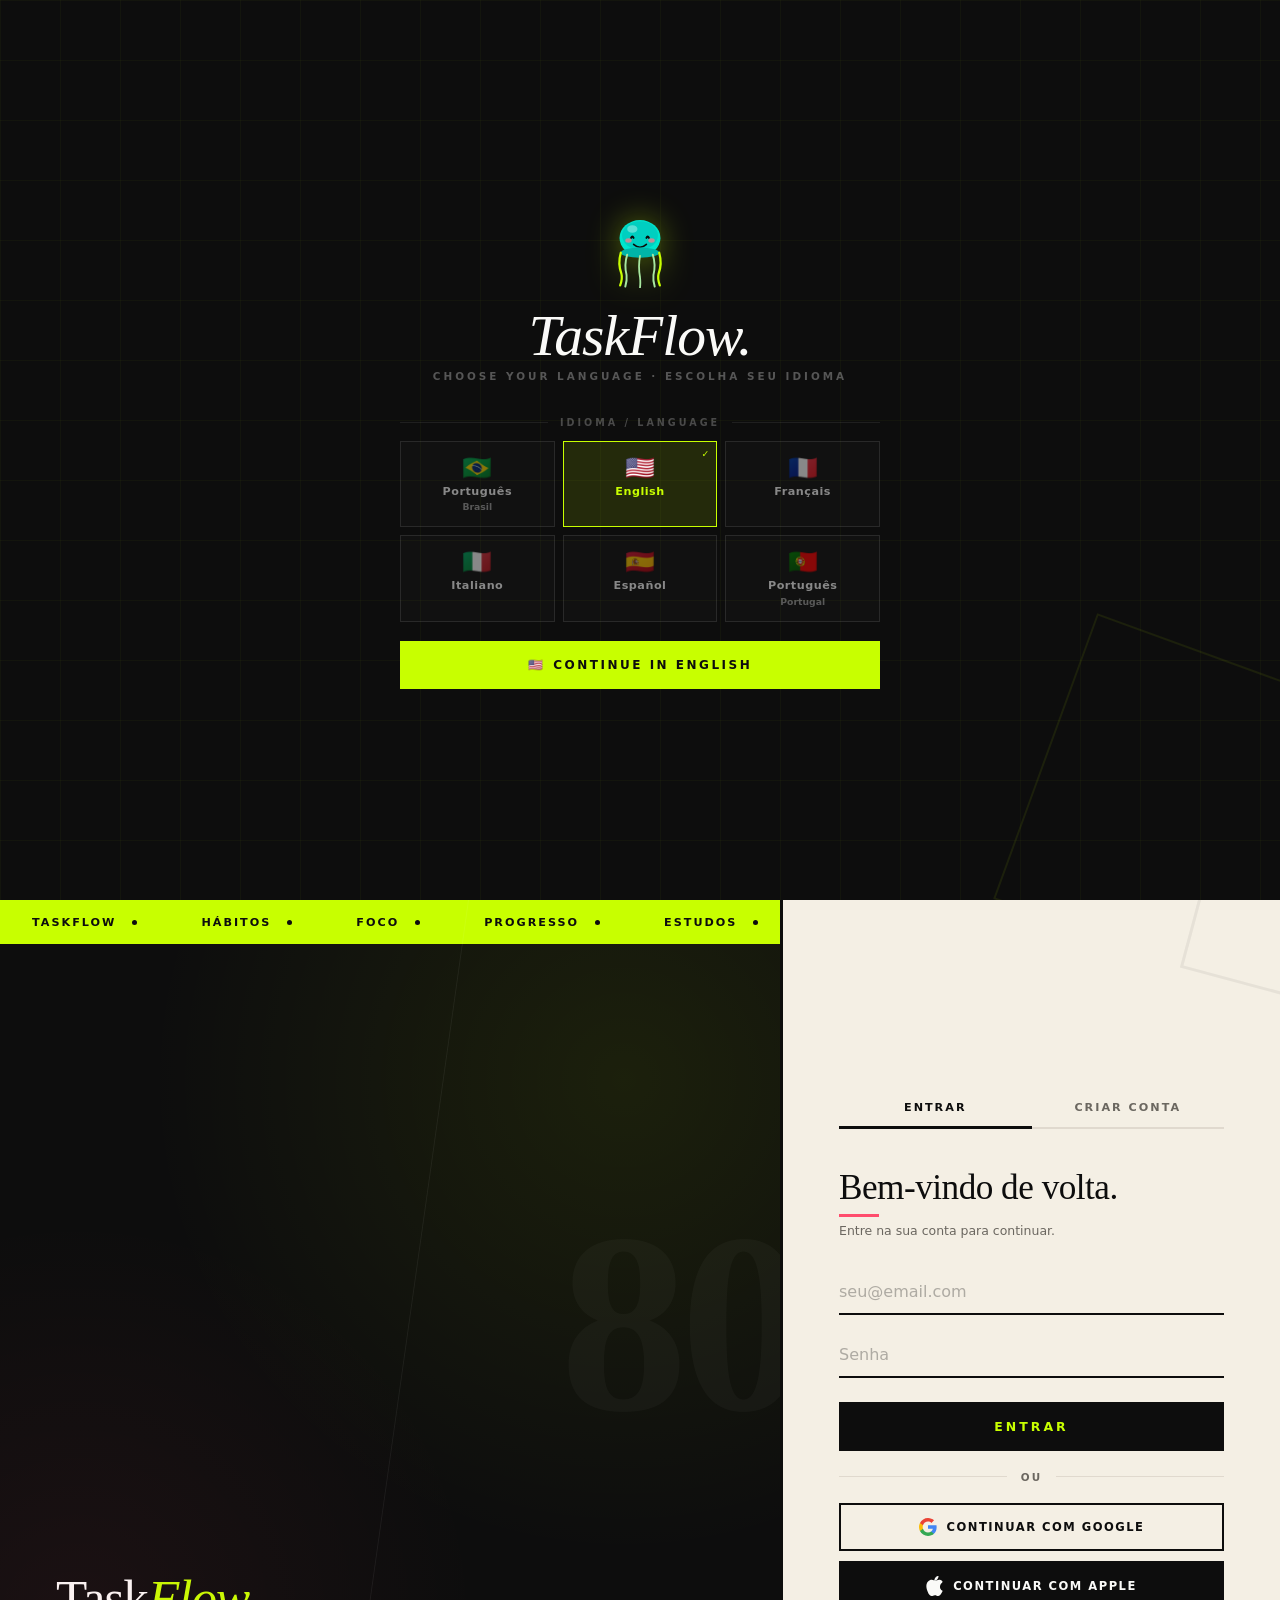
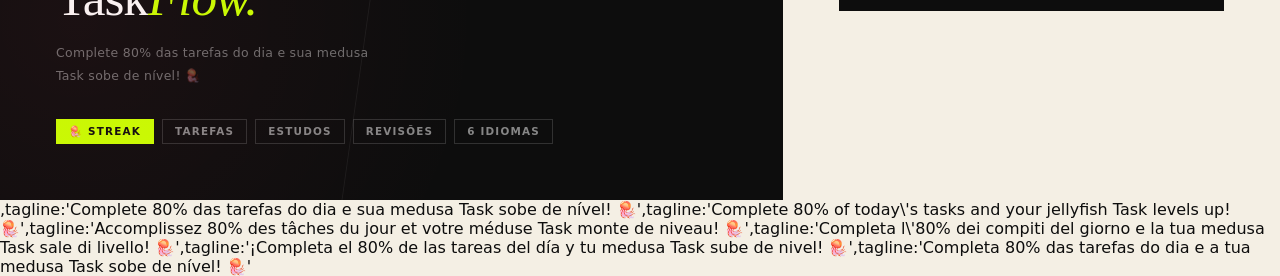
<file: index.html.html>
<!DOCTYPE html>
<html lang="pt-BR" id="html-root">
<head>
<meta charset="UTF-8">
<title>TaskFlow — Gerencie tarefas e estudos</title>
<meta name="description" content="TaskFlow: gerencie suas tarefas, estudos e revisões com streak diário. Experimente grátis por 7 dias.">
<link rel="icon" href="data:image/svg+xml,<svg xmlns='http://www.w3.org/2000/svg' viewBox='0 0 100 100'><text y='.9em' font-size='90'>🪼</text></svg>">
<link rel="apple-touch-icon" href="data:image/svg+xml,<svg xmlns='http://www.w3.org/2000/svg' viewBox='0 0 100 100'><text y='.9em' font-size='90'>🪼</text></svg>">
<meta name="apple-mobile-web-app-title" content="TaskFlow">
<meta name="viewport" content="width=device-width,initial-scale=1.0,viewport-fit=cover,maximum-scale=1.0,user-scalable=no">
<meta name="theme-color" content="#0a0a0a" media="(prefers-color-scheme: dark)">
<meta name="theme-color" content="#0a0a0a">
<meta name="mobile-web-app-capable" content="yes">
<meta name="apple-mobile-web-app-capable" content="yes">
<meta name="apple-mobile-web-app-status-bar-style" content="black-translucent">
<meta name="apple-mobile-web-app-title" content="TaskFlow">
<meta name="application-name" content="TaskFlow">
<meta name="format-detection" content="telephone=no">
<meta http-equiv="X-Frame-Options" content="DENY">
<meta http-equiv="X-Content-Type-Options" content="nosniff">
<meta http-equiv="Referrer-Policy" content="no-referrer">
<meta http-equiv="Content-Security-Policy" content="default-src 'self' 'unsafe-inline' https://fonts.googleapis.com https://fonts.gstatic.com; script-src 'self' 'unsafe-inline'; object-src 'none'; base-uri 'self';">
<link href="https://fonts.googleapis.com/css2?family=Playfair+Display:ital,wght@0,700;0,900;1,700;1,900&family=Inter:wght@300;400;500;600;700;800;900&family=DM+Serif+Display:ital@0;1&display=swap" rel="stylesheet">
<style>
*{box-sizing:border-box;margin:0;padding:0}
:root{
  /* Paleta Zhoosh-inspired */
  --cream:#F4EFE4;--white:#FAFAF8;--black:#0D0D0D;
  --yellow:#C8FF00;--pink:#FF4D6D;--mint:#00E5CC;--lilac:#B8A9FF;--coral:#FF5F40;--orange:#FF8B00;
  --text:#0D0D0D;--muted:#6B6760;--faint:#E0D9CE;
  --font-head:'Playfair Display',Georgia,serif;
  --font-body:'Inter',system-ui,sans-serif;
  /* Extras Zhoosh */
  --lime:#C8FF00;--rouge:#FF4D6D;--sand:#F4EFE4;--ink:#0D0D0D;
}
body{font-family:var(--font-body);background:var(--cream);color:var(--text);min-height:100vh;overflow-x:hidden}
/* ===== AUTH — estética editorial maximalista (Zhoosh-inspired) ===== */
.auth-screen{display:flex;min-height:100vh;align-items:stretch;background:var(--sand)}
.auth-left{
  flex:1;background:var(--ink);
  display:flex;flex-direction:column;justify-content:flex-end;
  padding:3.5rem;position:relative;overflow:hidden;
}
/* Ticker animado no topo esquerdo */
.auth-left::before{
  content:'';position:absolute;inset:0;
  background:
    radial-gradient(circle at 80% 20%, rgba(200,255,0,0.08) 0%, transparent 50%),
    radial-gradient(circle at 10% 80%, rgba(255,77,109,0.06) 0%, transparent 40%);
  pointer-events:none;
}
/* Elemento decorativo — linha diagonal */
.auth-left::after{
  content:'';position:absolute;
  top:0;left:60%;right:0;bottom:0;
  border-left:1px solid rgba(255,255,255,0.06);
  transform:skewX(-8deg);transform-origin:top;
  pointer-events:none;
}
/* Ticker marquee no topo do auth-left */
.auth-ticker{
  position:absolute;top:0;left:0;right:0;
  height:44px;background:var(--lime);
  display:flex;align-items:center;
  overflow:hidden;border-bottom:none;
}
.auth-ticker-track{
  display:flex;align-items:center;gap:0;
  animation:tickerMove 18s linear infinite;
  white-space:nowrap;
}
@keyframes tickerMove{0%{transform:translateX(0)}100%{transform:translateX(-50%)}}
.auth-ticker-item{
  font-size:0.7rem;font-weight:900;color:var(--ink);
  text-transform:uppercase;letter-spacing:2px;
  padding:0 2rem;display:flex;align-items:center;gap:1rem;
}
.auth-ticker-dot{width:5px;height:5px;background:var(--ink);border-radius:50%;flex-shrink:0}
/* Número decorativo grande */
.auth-deco-num{
  position:absolute;right:-20px;top:50%;transform:translateY(-60%);
  font-family:var(--font-head);font-size:clamp(12rem,20vw,22rem);
  font-weight:900;color:rgba(255,255,255,0.03);
  line-height:1;pointer-events:none;letter-spacing:-8px;
  user-select:none;
}
.auth-brand{
  font-family:'DM Serif Display',var(--font-head);
  font-size:clamp(2.8rem,4vw,3.8rem);
  font-weight:400;
  color:var(--white);
  margin-bottom:1.2rem;
  line-height:1;
  letter-spacing:-1px;
}
.auth-brand em{color:var(--lime);font-style:italic}
.auth-tagline{
  font-size:0.78rem;
  color:rgba(255,255,255,0.4);
  line-height:1.8;
  max-width:340px;
  font-weight:500;
  letter-spacing:0.3px;
}
/* Tags de feature na auth left */
.auth-tags{display:flex;flex-wrap:wrap;gap:8px;margin-top:2rem}
.auth-tag{
  padding:5px 12px;
  border:1.5px solid rgba(255,255,255,0.15);
  border-radius:0;
  font-size:0.65rem;font-weight:700;
  color:rgba(255,255,255,0.5);
  text-transform:uppercase;letter-spacing:1.2px;
  transition:all 0.2s;
}
.auth-tag:hover{border-color:var(--lime);color:var(--lime)}
.auth-tag.highlight{background:var(--lime);color:var(--ink);border-color:var(--lime)}

/* ── Painel direito ── */
.auth-right{
  width:500px;
  display:flex;flex-direction:column;justify-content:center;
  padding:4rem 3.5rem;
  background:var(--sand);
  border-left:3px solid var(--ink);
  position:relative;overflow:hidden;
}
/* Detalhe geométrico no canto */
.auth-right::before{
  content:'';position:absolute;
  top:-40px;right:-40px;
  width:120px;height:120px;
  border:3px solid var(--ink);
  opacity:0.06;
  transform:rotate(15deg);
}
/* Tabs redesenhadas — estilo pill underline */
.auth-tabs{
  display:flex;margin-bottom:2.5rem;
  border:none;border-radius:0;overflow:visible;
  border-bottom:2px solid var(--faint);
  gap:0;
}
.auth-tab{
  flex:1;padding:12px 8px;border:none;
  background:transparent;
  font-size:0.7rem;font-weight:800;
  text-transform:uppercase;letter-spacing:2px;
  cursor:pointer;transition:all 0.2s;
  font-family:var(--font-body);
  color:var(--muted);
  border-bottom:3px solid transparent;
  margin-bottom:-2px;
  border-radius:0;
}
.auth-tab.active{
  color:var(--ink);
  border-bottom-color:var(--ink);
  background:transparent;
}
.auth-tab:hover:not(.active){color:var(--ink);border-bottom-color:var(--faint)}

/* Heading do form */
.auth-form h2{
  font-family:'DM Serif Display',var(--font-head);
  font-size:2.2rem;font-weight:400;
  margin-bottom:4px;line-height:1.1;
  letter-spacing:-0.5px;color:var(--ink);
}
.auth-form h2 em{font-style:italic;color:var(--rouge)}
.auth-form p{font-size:0.78rem;color:var(--muted);margin-bottom:1.8rem;line-height:1.6}

/* Inputs estilo editorial */
.auth-inp{
  width:100%;
  border:none;border-bottom:2px solid var(--ink);
  border-radius:0;
  padding:12px 0;
  font-size:0.92rem;font-family:var(--font-body);
  outline:none;
  background:transparent;
  color:var(--ink);
  transition:all 0.2s;
  margin-bottom:18px;
}
.auth-inp:focus{border-bottom-color:var(--rouge);background:transparent;box-shadow:none}
.auth-inp::placeholder{color:rgba(13,13,13,0.3);font-weight:400}

/* Botão principal — bold block */
.auth-btn{
  width:100%;padding:15px;
  border:2.5px solid var(--ink);border-radius:0;
  background:var(--ink);color:var(--lime);
  font-size:0.78rem;font-weight:900;
  text-transform:uppercase;letter-spacing:3px;
  cursor:pointer;transition:all 0.2s;
  font-family:var(--font-body);margin-top:6px;
  position:relative;overflow:hidden;
}
.auth-btn::before{
  content:'';position:absolute;
  inset:0;background:var(--lime);
  transform:translateX(-101%);transition:transform 0.3s cubic-bezier(0.77,0,0.18,1);
}
.auth-btn:hover::before{transform:translateX(0)}
.auth-btn:hover{color:var(--ink)}
.auth-btn span{position:relative;z-index:1}

/* Erros */
.auth-err{
  background:rgba(255,77,109,0.08);
  border-left:3px solid var(--rouge);
  border-radius:0;padding:10px 14px;
  font-size:0.78rem;color:var(--rouge);
  margin-bottom:14px;display:none;font-weight:600;
}
.auth-err.show{display:block}
.auth-lockout{
  background:rgba(255,139,0,0.08);
  border-left:3px solid var(--orange);
  border-radius:0;padding:10px 14px;
  font-size:0.78rem;color:var(--orange);
  margin-bottom:14px;display:none;font-weight:600;
}
.auth-lockout.show{display:block}

@media(max-width:900px){.auth-left{display:none}.auth-right{width:100%;border-left:none;padding:2.5rem 1.8rem}}
.app-screen{display:none;flex-direction:column;min-height:100vh}
.app-screen.visible{display:flex}
.nav{display:flex;background:var(--ink);border-bottom:3px solid var(--lime);padding:0 0.75rem;position:sticky;top:0;z-index:100;overflow-x:auto;align-items:center;height:52px;-webkit-overflow-scrolling:touch;scroll-snap-type:x proximity}
.nav::-webkit-scrollbar{display:none}
.nav-brand-wrap{display:flex;align-items:center;gap:8px;margin-right:6px;flex-shrink:0}
.nav-brand{font-family:'DM Serif Display',var(--font-head);font-size:1.1rem;font-weight:400;font-style:italic;color:var(--white);letter-spacing:-0.5px}
.task-mascot-nav{position:relative;display:flex;align-items:center;gap:4px;cursor:pointer;flex-shrink:0}
.task-svg-nav{width:36px;height:43px;transition:transform 0.2s;filter:drop-shadow(0 0 0px rgba(61,255,192,0))}
.task-svg-nav:hover{transform:translateY(-2px)}
.streak-nav-num{font-family:var(--font-head);font-size:1rem;font-weight:900;color:var(--lime);min-width:18px;text-align:center}
.streak-nav-days{font-size:0.52rem;color:rgba(255,255,255,0.4);font-weight:700;text-transform:uppercase;letter-spacing:0.4px;align-self:flex-end;padding-bottom:5px}
.streak-active .task-svg-nav{filter:drop-shadow(0 0 7px rgba(200,255,0,0.7))}
.nav-tabs{display:flex;flex:1;scroll-snap-align:start}
.nav-tab{padding:0 0.7rem;border:none;background:transparent;color:rgba(255,255,255,0.4);cursor:pointer;font-size:0.68rem;font-weight:800;text-transform:uppercase;letter-spacing:0.7px;height:52px;transition:all 0.2s;white-space:nowrap;font-family:var(--font-body);border-bottom:3px solid transparent;margin-bottom:-3px}
.nav-tab:hover{color:rgba(255,255,255,0.8)}
.nav-tab.active{color:var(--lime);border-bottom-color:var(--lime)}
.nav-right{display:flex;align-items:center;gap:6px;margin-left:4px;flex-shrink:0;border-left:1px solid rgba(255,255,255,0.1);padding-left:8px}
.nav-avatar{width:28px;height:28px;border-radius:50%;background:var(--yellow);display:flex;align-items:center;justify-content:center;font-size:0.7rem;font-weight:900;color:var(--black);border:2px solid var(--yellow)}
.nav-logout{font-size:0.6rem;color:rgba(255,255,255,0.35);font-weight:700;text-transform:uppercase;border:none;background:none;cursor:pointer;font-family:var(--font-body)}
.nav-logout:hover{color:var(--pink)}
.medusa-stage{position:fixed;inset:0;z-index:500;pointer-events:none;display:none}
.medusa-stage.active{display:block}
.water-blur{position:absolute;inset:0;backdrop-filter:blur(12px) saturate(1.4);background:radial-gradient(ellipse at center,rgba(10,42,26,0.6) 0%,rgba(0,0,50,0.4) 100%);animation:waterPulse 0.4s ease infinite alternate}
@keyframes waterPulse{from{backdrop-filter:blur(10px) saturate(1.2)}to{backdrop-filter:blur(16px) saturate(1.8)}}
.medusa-swimmer{position:absolute;bottom:-20px;left:-140px;animation:swimIn 1.6s cubic-bezier(0.34,1.2,0.64,1) forwards}
@keyframes swimIn{0%{left:-140px;bottom:-20px;transform:rotate(-10deg)}60%{left:calc(50% - 70px);bottom:calc(50% - 90px);transform:rotate(5deg)}80%{left:calc(50% - 70px);bottom:calc(50% - 80px);transform:rotate(-3deg)}100%{left:calc(50% - 70px);bottom:calc(50% - 85px);transform:rotate(0deg)}}
.medusa-swimmer svg{width:140px;height:168px;filter:drop-shadow(0 0 20px rgba(61,255,192,0.8))}
.old-number{position:absolute;top:50%;left:calc(50% + 20px);font-family:var(--font-head);font-size:5rem;font-weight:900;color:var(--yellow);text-shadow:0 0 20px rgba(245,230,66,0.8);transform:translate(0,-50%);animation:throwNum 0.7s ease-in forwards;animation-delay:1.5s;opacity:0}
@keyframes throwNum{0%{opacity:1;transform:translate(0,-50%) scale(1) rotate(0deg)}100%{opacity:0;transform:translate(300px,-200px) scale(0.2) rotate(720deg)}}
.new-number{position:absolute;top:-80px;left:calc(50% - 50px);font-family:var(--font-head);font-size:5rem;font-weight:900;color:var(--mint);text-shadow:0 0 30px rgba(61,255,192,0.9);animation:dropNum 0.8s cubic-bezier(0.34,1.56,0.64,1) forwards;animation-delay:2.3s;opacity:0}
@keyframes dropNum{0%{top:-80px;opacity:0;transform:scale(0.5)}60%{top:calc(50% - 60px);opacity:1;transform:scale(1.2)}80%{top:calc(50% - 50px);transform:scale(0.95)}100%{top:calc(50% - 55px);opacity:1;transform:scale(1)}}
.tentacle-anim{animation:tentacleWave 0.8s ease-in-out infinite alternate}
@keyframes tentacleWave{from{transform:scaleY(1) translateX(0)}to{transform:scaleY(1.08) translateX(3px)}}
.confetti-wrap{position:fixed;inset:0;pointer-events:none;z-index:600;display:none}
.confetti-wrap.show{display:block}
.cp{position:absolute;animation:cf linear forwards}
@keyframes cf{0%{transform:translateY(-20px) rotate(0deg);opacity:1}100%{transform:translateY(110vh) rotate(720deg);opacity:0}}
.streak-msg{position:absolute;bottom:calc(50% - 140px);left:50%;transform:translateX(-50%);font-family:var(--font-head);font-size:1.6rem;font-weight:900;color:var(--white);text-shadow:0 0 20px rgba(61,255,192,0.9);white-space:nowrap;animation:msgFade 0.5s ease forwards;animation-delay:2.8s;opacity:0;text-align:center}
@keyframes msgFade{0%{opacity:0;transform:translateX(-50%) translateY(10px)}100%{opacity:1;transform:translateX(-50%) translateY(0)}}
.page{display:none;padding:1rem 1rem 5rem;animation:pgIn 0.22s ease}
.page.active{display:block}
@keyframes pgIn{from{opacity:0;transform:translateY(6px)}to{opacity:1;transform:translateY(0)}}
.hero{background:var(--ink);padding:2rem 1.5rem 1.8rem;position:relative;overflow:hidden;margin-bottom:1rem;border-radius:0}
.hero::before{content:'';position:absolute;top:-30px;right:-30px;width:120px;height:120px;border-radius:50%;background:rgba(245,230,66,0.05)}
.hero-eye{font-size:0.62rem;font-weight:800;text-transform:uppercase;letter-spacing:2.5px;color:var(--lime);margin-bottom:7px}
.hero-title{font-family:'DM Serif Display',var(--font-head);font-size:clamp(1.7rem,5vw,2.5rem);font-weight:400;font-style:italic;color:var(--white);line-height:1;letter-spacing:-1px}
.hero-title span{color:var(--lime);font-style:normal}
.hero-sub{font-size:0.76rem;color:rgba(255,255,255,0.38);margin-top:5px}
.stats{display:flex;gap:0;margin-top:1.3rem;border-top:1px solid rgba(255,255,255,0.1);padding-top:1.1rem}
.stat{flex:1;text-align:center;border-right:1px solid rgba(255,255,255,0.1)}
.stat:last-child{border-right:none}
.stat-n{font-family:var(--font-head);font-size:1.5rem;font-weight:900;line-height:1}
.stat-l{font-size:0.58rem;text-transform:uppercase;letter-spacing:1.2px;color:rgba(255,255,255,0.38);margin-top:2px}
.s-y .stat-n{color:var(--yellow)}.s-p .stat-n{color:var(--pink)}.s-m .stat-n{color:var(--mint)}
.streak-card{background:linear-gradient(135deg,#0d0d0d,#1a1a0a);border:2px solid var(--lime);border-radius:14px;padding:1rem 1.2rem;margin-bottom:1rem;display:flex;align-items:center;gap:14px;position:relative;overflow:hidden}
.streak-card::before{content:'';position:absolute;top:-20px;right:-20px;width:100px;height:100px;border-radius:50%;background:rgba(61,255,192,0.06)}
.sc-medusa{width:52px;height:62px;flex-shrink:0}
.sc-info{flex:1}
.sc-title{font-size:0.62rem;font-weight:800;text-transform:uppercase;letter-spacing:1.5px;color:var(--lime);margin-bottom:3px}
.sc-num{font-family:var(--font-head);font-size:1.9rem;font-weight:900;color:var(--white);line-height:1}
.sc-sub{font-size:0.7rem;color:rgba(255,255,255,0.45);margin-top:2px}
.sc-right{display:flex;flex-direction:column;align-items:flex-end;gap:4px}
.sc-pct{font-family:var(--font-head);font-size:1.4rem;font-weight:900;color:var(--lime)}
.sc-bar{width:80px;height:6px;background:rgba(255,255,255,0.1);border-radius:0;overflow:hidden;border:1.5px solid rgba(200,255,0,0.3)}
.sc-bar-fill{height:100%;border-radius:0;background:linear-gradient(90deg,var(--lime),var(--white));transition:width 0.6s cubic-bezier(0.34,1.56,0.64,1)}
.sc-bar-lbl{font-size:0.58rem;color:rgba(255,255,255,0.35);font-weight:600}
.add-panel{background:var(--white);border:2px solid var(--ink);border-radius:0;padding:1rem;margin-bottom:1rem;position:relative}
.add-panel::before{content:'';position:absolute;top:0;left:0;right:0;height:4px;background:var(--lime);border-radius:0}
.panel-title{font-size:0.63rem;font-weight:800;text-transform:uppercase;letter-spacing:2px;color:var(--muted);margin-bottom:9px}
.inp{width:100%;background:var(--cream);border:1.5px solid var(--ink);border-radius:0;padding:9px 12px;font-size:0.86rem;color:var(--text);outline:none;transition:all 0.2s;font-family:var(--font-body);font-weight:500}
.inp:focus{border-color:var(--lime);background:var(--white);box-shadow:3px 3px 0 var(--lime)}
.inp::placeholder{color:#aaa;font-weight:400}
select.inp option{background:var(--white)}
.row2{display:flex;gap:7px;margin-top:7px}.row2 .inp{flex:1}
.kbtn{width:100%;margin-top:7px;padding:10px;border-radius:0;border:2px solid var(--ink);background:var(--ink);color:var(--lime);font-size:0.79rem;font-weight:800;cursor:pointer;transition:all 0.2s;font-family:var(--font-body);text-transform:uppercase;letter-spacing:1.2px}
.kbtn:hover{background:var(--lime);color:var(--ink);box-shadow:3px 3px 0 var(--ink)}
.kbtn.sec{background:var(--white);color:var(--ink)}.kbtn.sec:hover{background:var(--lime);color:var(--ink)}
.kbtn.sm{padding:6px 12px;width:auto;font-size:0.71rem;margin-top:0}
.kbtn.mint{background:var(--mint);color:var(--black)}
.kbtn.pink{background:var(--pink);color:var(--white)}
.filters{display:flex;gap:5px;margin-bottom:1rem;overflow-x:auto;padding-bottom:2px}
.filters::-webkit-scrollbar{display:none}
.fpill{padding:6px 12px;border-radius:0;border:2px solid var(--ink);background:var(--white);font-size:0.68rem;cursor:pointer;white-space:nowrap;transition:all 0.18s;color:var(--text);font-weight:700;text-transform:uppercase;letter-spacing:0.7px;font-family:var(--font-body)}
.fpill:hover{box-shadow:2px 2px 0 var(--black)}
.fpill.active{background:var(--ink);color:var(--lime)}
.tcard{background:var(--white);border:2px solid var(--ink);border-radius:0;margin-bottom:8px;padding:0.9rem 0.9rem 0.9rem 1.1rem;transition:all 0.2s;position:relative;overflow:hidden}
.tcard:hover{transform:translateY(-2px);box-shadow:5px 5px 0 var(--ink)}
.tcard.done{opacity:0.35;background:var(--cream)}
.tstrip{position:absolute;left:0;top:0;bottom:0;width:4px}
.ts-a{background:var(--rouge)}.ts-m{background:var(--yellow)}.ts-b{background:var(--lime)}
.ttop{display:flex;align-items:flex-start;gap:7px}
.ttitle{font-size:0.88rem;font-weight:700;flex:1;line-height:1.3}
.ttitle.struck{text-decoration:line-through;color:var(--muted)}
.rpill{font-size:0.6rem;background:var(--lilac);color:var(--black);padding:2px 7px;border-radius:20px;font-weight:700;white-space:nowrap;border:1.5px solid var(--black)}
.tmeta{display:flex;gap:5px;flex-wrap:wrap;margin-top:6px;align-items:center}
.badge{font-size:0.62rem;padding:2px 7px;border-radius:20px;font-weight:700;border:1.5px solid var(--black)}
.b-a{background:var(--rouge);color:var(--white)}.b-m{background:var(--ink);color:var(--lime)}.b-b{background:var(--lime);color:var(--ink)}
.b-s{background:var(--cream);color:var(--muted);border-color:var(--faint)}
.apill{font-size:0.6rem;background:var(--coral);color:var(--white);padding:2px 7px;border-radius:20px;font-weight:700;border:1.5px solid var(--black)}
.tacts{display:flex;gap:4px;margin-top:8px;padding-top:8px;border-top:2px solid var(--black)}
.tact{flex:1;padding:5px 3px;border-radius:6px;border:1.5px solid var(--black);background:var(--cream);font-size:0.66rem;cursor:pointer;font-weight:700;transition:all 0.15s;color:var(--muted);font-family:var(--font-body);text-transform:uppercase;letter-spacing:0.4px}
.tact.f1:hover,.tact.f1.on{background:var(--lime);color:var(--ink);border-color:var(--ink)}
.tact.f2:hover,.tact.f2.on{background:var(--yellow);color:var(--black);border-color:var(--black)}
.tact.f3:hover,.tact.f3.on{background:var(--pink);color:var(--black);border-color:var(--black)}
.tact.del:hover{background:var(--pink);color:var(--black);border-color:var(--black)}
.micro-toast{position:fixed;bottom:80px;left:50%;transform:translateX(-50%);background:var(--ink);color:var(--lime);border:2px solid var(--lime);border-radius:20px;padding:10px 20px;font-size:0.8rem;font-weight:700;z-index:400;animation:toastIn 0.3s ease,toastOut 0.3s ease 2.2s forwards;white-space:nowrap;font-family:var(--font-head);letter-spacing:0.3px}
@keyframes toastIn{from{opacity:0;transform:translateX(-50%) translateY(10px)}to{opacity:1;transform:translateX(-50%) translateY(0)}}
@keyframes toastOut{from{opacity:1}to{opacity:0}}
.dg{display:grid;grid-template-columns:repeat(7,1fr);gap:5px;margin:8px 0}
.dg-btn{padding:7px 2px;border-radius:7px;border:2px solid var(--black);background:var(--cream);color:var(--text);font-size:0.67rem;cursor:pointer;font-weight:700;transition:all 0.18s;font-family:var(--font-body);text-align:center;text-transform:uppercase}
.dg-btn.on{background:var(--black);color:var(--yellow)}
.overlay{display:none;position:fixed;inset:0;background:rgba(0,0,0,0.75);z-index:300;align-items:center;justify-content:center;padding:1rem;backdrop-filter:blur(4px)}
.overlay.open{display:flex;animation:fadeIn 0.18s}
@keyframes fadeIn{from{opacity:0}to{opacity:1}}
.modal{background:var(--white);border:3px solid var(--ink);border-radius:0;padding:1.4rem;width:100%;max-width:400px;animation:mUp 0.22s;max-height:90vh;overflow-y:auto;box-shadow:6px 6px 0 var(--ink)}
@keyframes mUp{from{opacity:0;transform:translateY(18px)}to{opacity:1;transform:translateY(0)}}
.modal h3{font-family:var(--font-head);font-size:1.25rem;font-weight:900;margin-bottom:4px}
.modal p{font-size:0.78rem;color:var(--muted);margin-bottom:1rem}
.modal-btns{display:flex;gap:7px;margin-top:11px}
.modal-btns .kbtn{margin-top:0}
.modal-btns .kbtn.cancel{background:var(--cream);color:var(--muted);border-color:var(--faint)}
.mini-cal{background:var(--black);border-radius:10px;overflow:hidden;margin-bottom:11px}
.mc-hdr{display:flex;align-items:center;justify-content:space-between;padding:8px 12px;border-bottom:1px solid rgba(255,255,255,0.08)}
.mc-hdr span{font-size:0.78rem;font-weight:700;color:var(--yellow);text-transform:uppercase;letter-spacing:0.8px}
.mc-nav{display:flex;gap:3px}
.mc-nav button{width:26px;height:26px;border-radius:6px;border:1.5px solid rgba(255,255,255,0.15);background:transparent;color:var(--white);cursor:pointer;font-size:0.85rem;font-family:var(--font-body);transition:all 0.15s}
.mc-nav button:hover{border-color:var(--yellow);color:var(--yellow)}
.mc-dh{display:grid;grid-template-columns:repeat(7,1fr);padding:5px 7px 2px}
.mc-dh span{text-align:center;font-size:0.56rem;color:rgba(255,255,255,0.3);font-weight:700;text-transform:uppercase}
.mc-grid{display:grid;grid-template-columns:repeat(7,1fr);padding:0 7px 8px;gap:2px}
.mc-cell{height:28px;border-radius:6px;display:flex;align-items:center;justify-content:center;font-size:0.7rem;cursor:pointer;transition:all 0.15s;color:rgba(255,255,255,0.45);font-weight:600}
.mc-cell:hover{background:rgba(245,230,66,0.15);color:var(--yellow)}
.mc-cell.mc-oth{opacity:0.15;pointer-events:none}
.mc-cell.mc-tod{color:var(--lime);font-weight:800}
.mc-cell.mc-sel{background:var(--lime);color:var(--ink);font-weight:800;border-radius:0}
.sel-chips{display:flex;flex-wrap:wrap;gap:4px;min-height:20px;margin-bottom:9px}
.schap{display:flex;align-items:center;gap:4px;background:var(--lime);border:1.5px solid var(--ink);border-radius:0;padding:2px 7px;font-size:0.65rem;color:var(--ink);font-weight:700}
.schap button{background:none;border:none;cursor:pointer;font-size:0.7rem;font-weight:800}
.cal-hdr{display:flex;align-items:center;justify-content:space-between;margin-bottom:1rem}
.cal-hdr h2{font-family:var(--font-head);font-size:1.2rem;font-weight:900}
.cnav{display:flex;gap:5px}
.cnav button{width:32px;height:32px;border-radius:0;border:2px solid var(--ink);background:var(--white);cursor:pointer;font-size:0.9rem;transition:all 0.18s;font-family:var(--font-body);font-weight:700}
.cnav button:hover{background:var(--lime)}
.cal-wrap{background:var(--white);border:2px solid var(--black);border-radius:12px;overflow:hidden;margin-bottom:1rem}
.cal-dh{display:grid;grid-template-columns:repeat(7,1fr);background:var(--black)}
.cal-dh span{text-align:center;padding:6px 1px;font-size:0.58rem;font-weight:800;color:rgba(255,255,255,0.55);text-transform:uppercase;letter-spacing:0.4px}
.cal-grid{display:grid;grid-template-columns:repeat(7,1fr)}
.cal-cell{min-height:54px;border-right:1.5px solid var(--faint);border-bottom:1.5px solid var(--faint);padding:3px;cursor:pointer;transition:background 0.15s}
.cal-cell:nth-child(7n){border-right:none}
.cal-cell:hover{background:rgba(245,230,66,0.07)}
.cal-cell.c-oth{opacity:0.3}
.cal-cell.c-today{background:rgba(245,230,66,0.1)}
.cal-cell.c-today .day-n{background:var(--ink);color:var(--lime);border-radius:0}
.day-n{font-size:0.67rem;font-weight:700;color:var(--muted);width:19px;height:19px;display:flex;align-items:center;justify-content:center;margin-bottom:2px}
.cdots{display:flex;flex-direction:column;gap:1px}
.cdot{font-size:0.54rem;padding:1px 3px;border-radius:3px;white-space:nowrap;overflow:hidden;text-overflow:ellipsis;max-width:100%;font-weight:600}
.d-r{background:var(--pink);color:var(--black)}.d-y{background:var(--yellow);color:var(--black)}.d-g{background:var(--mint);color:var(--black)}.d-p{background:var(--lilac);color:var(--black)}.d-c{background:#a5f3fc;color:var(--black)}
.tbl-wrap{overflow-x:auto;border:2px solid var(--black);border-radius:12px;background:var(--white);margin-bottom:9px}
.xtable{width:100%;border-collapse:collapse;min-width:560px}
.xtable th{background:var(--black);border:1px solid rgba(255,255,255,0.08);padding:5px 6px;font-size:0.62rem;font-weight:800;color:rgba(255,255,255,0.55);text-align:center;white-space:nowrap;text-transform:uppercase}
.xtable th.rh{text-align:left;min-width:120px;color:var(--yellow)}
.xtable td{border:1px solid var(--faint);padding:4px 4px;font-size:0.66rem;text-align:center;vertical-align:middle}
.xtable td.tnc{text-align:left;font-weight:700;color:var(--text);font-size:0.69rem;background:var(--cream);white-space:nowrap;padding-left:8px}
.cd{background:rgba(61,255,192,0.2);color:#00875a}.cf{background:rgba(245,230,66,0.3);color:#7a6800}.cn{background:rgba(255,107,157,0.15);color:#c00060}.cr{background:rgba(196,181,253,0.25);color:#5b21b6}.ce{color:var(--faint)}
.mat-card{background:var(--white);border:2px solid var(--ink);border-radius:0;margin-bottom:9px;overflow:hidden;transition:all 0.2s}
.mat-card:hover{box-shadow:5px 5px 0 var(--ink)}
.mat-hd{display:flex;align-items:center;gap:8px;padding:0.8rem 0.95rem;cursor:pointer;user-select:none}
.mat-dot{width:9px;height:9px;border-radius:50%;flex-shrink:0;border:2px solid var(--black)}
.mat-name{font-size:0.88rem;font-weight:800;flex:1;text-transform:uppercase;letter-spacing:0.3px}
.mat-badge{padding:2px 8px;border-radius:20px;font-weight:800;border:1.5px solid var(--black);font-size:0.6rem}
.mb-g{background:var(--lime);color:var(--ink)}.mb-y{background:var(--ink);color:var(--lime)}.mb-r{background:var(--rouge);color:var(--white)}
.mat-body{display:none;border-top:2px solid var(--black);padding:0.85rem;background:var(--cream)}
.mat-body.open{display:block}
.tema-card{background:var(--white);border:1.5px solid var(--black);border-radius:9px;margin-bottom:7px;overflow:hidden}
.tema-hd{display:flex;align-items:center;gap:6px;padding:0.55rem 0.8rem;cursor:pointer}
.tema-name{font-size:0.79rem;font-weight:700;flex:1;text-transform:uppercase;letter-spacing:0.2px}
.tema-body{display:none;border-top:1.5px solid var(--black)}
.tema-body.open{display:block}
.aula-row{display:flex;align-items:center;gap:8px;padding:0.52rem 0.8rem;border-bottom:1px solid var(--faint);transition:background 0.15s}
.aula-row:last-child{border-bottom:none}
.aula-row:hover{background:rgba(245,230,66,0.05)}
.aula-info{flex:1;display:flex;flex-direction:column;gap:2px;min-width:0}
.aula-title{font-size:0.77rem;font-weight:600}
.aula-acts{display:flex;gap:6px;align-items:center;flex-shrink:0}
.dot-s{width:13px;height:13px;border-radius:50%;border:2px solid var(--black);cursor:pointer;transition:all 0.2s;flex-shrink:0;background:var(--cream)}
.dot-s.g{background:var(--lime);box-shadow:0 0 0 2px var(--ink)}
.dot-s.atras{background:var(--rouge);box-shadow:0 0 0 2px var(--ink)}
.dot-lbl{font-size:0.55rem;color:var(--muted);white-space:nowrap;font-weight:700;text-transform:uppercase;letter-spacing:0.3px}
.rchips{display:flex;gap:2px;flex-wrap:wrap;margin-top:2px}
.rchip{display:flex;align-items:center;gap:2px;background:var(--cream);border-radius:4px;padding:2px 5px;border:1px solid var(--black)}
.rcd{width:6px;height:6px;border-radius:50%;flex-shrink:0;cursor:pointer;border:1px solid var(--black)}
.rcd.g{background:var(--mint)}.rcd.r{background:var(--pink)}.rcd.e{background:var(--cream)}
.rcd-date{font-size:0.58rem;color:var(--text);font-weight:600}
.rcd-adiar{font-size:0.55rem;color:var(--coral);cursor:pointer;margin-left:2px;font-weight:700}
.anki-dot{width:13px;height:13px;border-radius:3px;border:2px solid var(--black);cursor:pointer;transition:all 0.2s;flex-shrink:0;display:flex;align-items:center;justify-content:center;font-size:0.57rem;font-weight:900;background:var(--cream);color:var(--muted)}
.anki-dot.on{background:var(--lime);color:var(--ink)}
.ibtn{background:none;border:none;cursor:pointer;padding:3px 5px;border-radius:4px;font-size:0.78rem;transition:all 0.15s;color:var(--muted)}
.ibtn:hover{background:var(--yellow);color:var(--black)}
.ibtn.dng:hover{background:var(--pink);color:var(--black)}
.cp-row{display:flex;gap:6px;flex-wrap:wrap;margin:7px 0}
.cp-o{width:20px;height:20px;border-radius:50%;cursor:pointer;border:2px solid transparent;transition:all 0.2s}
.cp-o.sel{border-color:var(--ink);transform:scale(1.2);box-shadow:2px 2px 0 var(--ink)}
.sec-label{font-size:0.62rem;font-weight:800;text-transform:uppercase;letter-spacing:1.8px;color:var(--muted);margin-bottom:7px;display:flex;align-items:center;gap:6px}
.sec-label::after{content:'';flex:1;height:1.5px;background:var(--faint)}
.empty-state{text-align:center;padding:2rem 1rem;color:var(--muted)}
.es-ico{font-size:2.2rem;margin-bottom:7px;opacity:0.4}
.es-txt{font-size:0.8rem;font-weight:600;text-transform:uppercase;letter-spacing:0.4px}
.quest-box{background:var(--cream);border:1.5px solid var(--black);border-radius:9px;padding:0.7rem 0.85rem;margin-top:4px}
.quest-box-title{font-size:0.6rem;font-weight:800;text-transform:uppercase;letter-spacing:1px;color:var(--muted);margin-bottom:7px}
.quest-row{display:flex;gap:7px;align-items:center;margin-bottom:5px}
.quest-lbl{font-size:0.68rem;font-weight:600;color:var(--text);width:90px;flex-shrink:0}
.quest-inp{width:60px;background:var(--white);border:1.5px solid var(--black);border-radius:6px;padding:4px 8px;font-size:0.78rem;font-family:var(--font-body);font-weight:700;outline:none;text-align:center}
.quest-inp:focus{border-color:var(--yellow)}
.quest-stats{display:flex;gap:8px;margin-top:8px;flex-wrap:wrap}
.qstat{flex:1;min-width:60px;text-align:center;background:var(--white);border:1.5px solid var(--black);border-radius:8px;padding:5px 4px}
.qstat-n{font-family:var(--font-head);font-size:1.1rem;font-weight:900}
.qstat-l{font-size:0.56rem;font-weight:700;text-transform:uppercase;letter-spacing:0.5px;color:var(--muted);margin-top:1px}
/* [SEGURANÇA] Indicador visual de sessão com expiração próxima */
.session-warn{background:#fff3cd;border-bottom:2px solid #ffc107;padding:6px 1rem;font-size:0.72rem;color:#856404;font-weight:700;display:none;text-align:center}
.session-warn.show{display:block}

/* ===== LANG PICKER — estética Zhoosh ===== */
#lang-screen{display:none;min-height:100vh;flex-direction:column;align-items:center;justify-content:center;padding:2rem;background:var(--ink);position:relative;overflow:hidden}
/* Grade de fundo sutil */
#lang-screen::before{content:'';position:absolute;inset:0;background-image:linear-gradient(rgba(200,255,0,0.03) 1px,transparent 1px),linear-gradient(90deg,rgba(200,255,0,0.03) 1px,transparent 1px);background-size:60px 60px;pointer-events:none}
/* Detalhe decorativo canto */
#lang-screen::after{content:'';position:absolute;bottom:-60px;right:-60px;width:300px;height:300px;border:2px solid rgba(200,255,0,0.08);transform:rotate(20deg);pointer-events:none}
#lang-screen.visible{display:flex}
.ls-inner{position:relative;z-index:1;display:flex;flex-direction:column;align-items:center;width:100%;max-width:480px;animation:lsFadeUp 0.6s ease both}
@keyframes lsFadeUp{from{opacity:0;transform:translateY(20px)}to{opacity:1;transform:translateY(0)}}
.ls-mascot{width:64px;height:77px;margin-bottom:1.2rem;filter:drop-shadow(0 0 16px rgba(200,255,0,0.4));animation:lsFloat 3s ease-in-out infinite}
@keyframes lsFloat{0%,100%{transform:translateY(0)}50%{transform:translateY(-7px)}}
.ls-brand{font-family:'DM Serif Display',var(--font-head);font-size:clamp(2.6rem,9vw,3.6rem);font-weight:400;font-style:italic;color:var(--white);letter-spacing:-1px;line-height:1;margin-bottom:0.3rem}
.ls-brand span{color:var(--lime);font-style:normal}
.ls-tagline{font-size:0.65rem;color:rgba(255,255,255,0.3);font-weight:700;letter-spacing:3px;text-transform:uppercase;margin-bottom:2.2rem;text-align:center}
.ls-prompt{font-size:0.6rem;font-weight:900;text-transform:uppercase;letter-spacing:3px;color:rgba(255,255,255,0.25);margin-bottom:0.8rem;display:flex;align-items:center;gap:12px;width:100%}
.ls-prompt::before,.ls-prompt::after{content:'';flex:1;height:1px;background:rgba(255,255,255,0.08)}
.ls-prompt::after{transform:none}
.lang-grid{display:grid;grid-template-columns:repeat(3,1fr);gap:8px;width:100%;margin-bottom:1.2rem}
@media(max-width:400px){.lang-grid{grid-template-columns:repeat(2,1fr)}}
.lang-btn{display:flex;flex-direction:column;align-items:center;gap:5px;padding:14px 8px;border:1.5px solid rgba(255,255,255,0.1);border-radius:0;background:rgba(255,255,255,0.02);color:rgba(255,255,255,0.5);cursor:pointer;transition:all 0.2s;font-family:var(--font-body);position:relative;overflow:hidden}
.lang-btn::before{content:'';position:absolute;inset:0;background:var(--lime);opacity:0;transition:opacity 0.2s}
.lang-btn:hover{border-color:var(--lime);color:var(--ink);transform:translateY(-2px)}
.lang-btn:hover::before{opacity:1}
.lang-btn:hover .lang-flag,.lang-btn:hover .lang-name,.lang-btn:hover .lang-region{position:relative;z-index:1}
.lang-btn:focus-visible{outline:2px solid var(--lime);outline-offset:2px}
.lang-btn.active{border-color:var(--lime);background:rgba(200,255,0,0.12);color:var(--lime)}
.lang-btn.active .lang-check{opacity:1;transform:scale(1)}
.lang-check{position:absolute;top:6px;right:7px;font-size:0.58rem;opacity:0;transform:scale(0.5);transition:all 0.2s;color:var(--lime);font-weight:900}
.lang-btn.active .lang-check{color:var(--lime)}
.lang-btn:hover .lang-check{color:var(--ink)}
.lang-flag{font-size:1.5rem;line-height:1;position:relative;z-index:1}
.lang-name{font-size:0.7rem;font-weight:800;letter-spacing:0.5px;text-align:center;line-height:1.2;position:relative;z-index:1}
.lang-region{font-size:0.58rem;font-weight:600;opacity:0.6;text-align:center;margin-top:-2px;position:relative;z-index:1}
.ls-confirm{width:100%;padding:15px;border:2.5px solid var(--lime);border-radius:0;background:var(--lime);color:var(--ink);font-size:0.75rem;font-weight:900;text-transform:uppercase;letter-spacing:2.5px;cursor:pointer;font-family:var(--font-body);transition:all 0.22s;position:relative;overflow:hidden}
.ls-confirm::before{content:'';position:absolute;inset:0;background:var(--ink);transform:translateX(-101%);transition:transform 0.3s cubic-bezier(0.77,0,0.18,1)}
.ls-confirm:not(:disabled):hover{color:var(--lime)}
.ls-confirm:not(:disabled):hover::before{transform:translateX(0)}
.ls-confirm:disabled{opacity:0.25;cursor:not-allowed;background:rgba(255,255,255,0.08);border-color:rgba(255,255,255,0.08);color:rgba(255,255,255,0.2)}
.ls-confirm-inner{display:flex;align-items:center;justify-content:center;gap:8px;position:relative;z-index:1}
/* ===== NAV LANG BTN ===== */
.nav-lang-btn{display:flex;align-items:center;gap:5px;border:1.5px solid rgba(255,255,255,0.12);border-radius:20px;padding:4px 10px;background:transparent;color:rgba(255,255,255,0.55);font-size:0.68rem;font-weight:700;cursor:pointer;font-family:var(--font-body);transition:all 0.2s;white-space:nowrap}
.nav-lang-btn:hover{border-color:var(--yellow);color:var(--yellow);background:rgba(245,230,66,0.06)}
.nav-lang-flag{font-size:0.95rem;line-height:1}
/* ===== LANG MODAL ===== */
.lang-modal-overlay{display:none;position:fixed;inset:0;z-index:999;background:rgba(0,0,0,0.88);align-items:center;justify-content:center;padding:1rem;backdrop-filter:blur(8px)}
.lang-modal-overlay.open{display:flex;animation:fadeIn 0.18s ease}
.lang-modal{background:#111;border:2px solid rgba(245,230,66,0.3);border-radius:16px;padding:1.5rem;width:100%;max-width:440px;animation:mUp 0.25s cubic-bezier(0.34,1.4,0.64,1);box-shadow:0 0 60px rgba(0,0,0,0.8)}
.lm-header{display:flex;align-items:center;justify-content:space-between;margin-bottom:1.2rem}
.lm-title{font-family:var(--font-head);font-size:1.2rem;font-weight:900;color:var(--yellow)}
.lm-close{width:30px;height:30px;border-radius:50%;border:1.5px solid rgba(255,255,255,0.15);background:transparent;color:rgba(255,255,255,0.5);cursor:pointer;font-size:1rem;display:flex;align-items:center;justify-content:center;transition:all 0.15s;font-family:var(--font-body)}
.lm-close:hover{border-color:var(--pink);color:var(--pink);background:rgba(255,107,157,0.1)}
.lm-current{font-size:0.68rem;font-weight:700;color:rgba(255,255,255,0.3);text-transform:uppercase;letter-spacing:1.5px;margin-bottom:0.8rem;display:flex;align-items:center;gap:6px}
.lm-current-pill{background:rgba(61,255,192,0.1);border:1px solid rgba(61,255,192,0.2);border-radius:20px;padding:2px 10px;font-size:0.65rem;font-weight:800;color:var(--mint)}
.lang-modal .lang-grid{margin-bottom:0}
.lang-modal .lang-btn{padding:12px 8px}
.lang-modal .lang-flag{font-size:1.3rem}
.lang-modal .lang-name{font-size:0.7rem}
.lang-toast{position:fixed;bottom:24px;left:50%;transform:translateX(-50%);background:var(--ink);border:2px solid var(--lime);border-radius:0;padding:10px 20px;font-size:0.78rem;font-weight:700;color:var(--lime);z-index:9999;white-space:nowrap;animation:toastIn 0.3s ease,toastOut 0.3s ease 2s forwards;font-family:var(--font-head)}


/* ===== MOBILE / iOS / ANDROID ===== */
html { -webkit-text-size-adjust: 100%; text-size-adjust: 100%; }
body { -webkit-tap-highlight-color: transparent; overscroll-behavior: none; }
input, button, select, textarea { -webkit-appearance: none; appearance: none; border-radius: 0; font-size: 16px; }
input[type="email"], input[type="password"], input[type="text"], input[type="date"], input[type="number"] {
  font-size: 16px; /* previne zoom no iOS ao focar */
}
button { cursor: pointer; -webkit-tap-highlight-color: transparent; }
/* Safe area (notch iPhone / Android) */
.nav { padding-left: max(0.75rem, env(safe-area-inset-left)); padding-right: max(0.75rem, env(safe-area-inset-right)); }
.page { padding-bottom: max(5rem, calc(4rem + env(safe-area-inset-bottom))); }
.auth-screen { padding-bottom: env(safe-area-inset-bottom); }
#lang-screen { padding-bottom: max(2rem, env(safe-area-inset-bottom)); }
/* Touch feedback melhorado */
.kbtn:active, .auth-btn:active, .lang-btn:active, .ls-confirm:active,
.fpill:active, .tact:active, .nav-tab:active, .ibtn:active {
  transform: scale(0.97); transition: transform 0.08s;
}
/* Scroll suave nativo */
.page, .filters, .nav, .mat-body, .tbl-wrap { -webkit-overflow-scrolling: touch; }
/* Evitar seleção de texto em elementos interativos */
.nav-tab, .fpill, .kbtn, .auth-btn, .lang-btn, .ls-confirm, .tact {
  -webkit-user-select: none; user-select: none;
}

/* ===== SOCIAL AUTH — estilo Zhoosh ===== */
.auth-divider {
  display: flex; align-items: center; gap: 14px;
  margin: 20px 0; color: var(--muted); font-size: 0.65rem;
  font-weight: 800; text-transform: uppercase; letter-spacing: 2px;
}
.auth-divider::before, .auth-divider::after {
  content: ''; flex: 1; height: 1px; background: var(--faint);
}
.social-btns { display: flex; flex-direction: column; gap: 10px; }
.social-btn {
  width: 100%; padding: 13px 16px;
  border: 2px solid var(--ink); border-radius: 0;
  background: transparent; color: var(--ink);
  font-size: 0.72rem; font-weight: 800;
  cursor: pointer; transition: all 0.2s;
  font-family: var(--font-body);
  display: flex; align-items: center; justify-content: center; gap: 10px;
  -webkit-tap-highlight-color: transparent;
  position: relative; overflow: hidden;
  text-transform: uppercase; letter-spacing: 1.5px;
}
.social-btn::before {
  content: ''; position: absolute; inset: 0;
  transform: translateX(-101%); transition: transform 0.28s cubic-bezier(0.77,0,0.18,1);
}
.social-btn:hover::before { transform: translateX(0); }
.social-btn:hover { color: var(--white); }
.social-btn svg { flex-shrink: 0; position: relative; z-index: 1; }
.social-btn span { position: relative; z-index: 1; }

/* Google — destaque verde lima */
.social-btn-google::before { background: var(--ink); }
.social-btn-google:hover { color: var(--lime); }
.social-btn-google:hover svg path { fill: var(--lime) !important; }

/* Apple — sólido preto */
.social-btn-apple { background: var(--ink); color: var(--white); }
.social-btn-apple svg { fill: var(--white); }
.social-btn-apple::before { background: var(--rouge); }
.social-btn-apple:hover { color: var(--white); }

/* Loading */
.social-btn.loading { pointer-events: none; opacity: 0.6; }
.social-btn.loading::after {
  content: ''; position: absolute; right: 16px;
  width: 16px; height: 16px;
  border: 2px solid rgba(255,255,255,0.2);
  border-top-color: currentColor;
  border-radius: 50%;
  animation: spin 0.7s linear infinite;
}
@keyframes spin { to { transform: rotate(360deg); } }

/* Badge */
.social-badge {
  font-size: 0.56rem; font-weight: 900;
  background: var(--lime); color: var(--ink);
  border-radius: 0; padding: 2px 6px;
  text-transform: uppercase; letter-spacing: 0.5px;
  margin-left: auto; flex-shrink: 0;
}

/* Modal de instruções OAuth (quando client_id não configurado) */
.oauth-info-modal {
  display: none; position: fixed; inset: 0; z-index: 9998;
  background: rgba(0,0,0,0.8); align-items: flex-end; justify-content: center;
  backdrop-filter: blur(4px); padding: 0;
}
.oauth-info-modal.open { display: flex; animation: fadeIn 0.2s; }
.oauth-sheet {
  background: var(--white); border-radius: 20px 20px 0 0;
  padding: 1.5rem 1.5rem max(1.5rem, env(safe-area-inset-bottom));
  width: 100%; max-width: 480px; max-height: 80vh; overflow-y: auto;
  animation: slideUp 0.3s cubic-bezier(0.34,1.4,0.64,1);
}
@keyframes slideUp { from { transform: translateY(100%); } to { transform: translateY(0); } }
.oauth-sheet-handle {
  width: 40px; height: 4px; border-radius: 2px;
  background: var(--faint); margin: 0 auto 1.2rem;
}
.oauth-sheet h3 { font-family: var(--font-head); font-size: 1.2rem; font-weight: 900; margin-bottom: 8px; }
.oauth-sheet p { font-size: 0.82rem; color: var(--muted); line-height: 1.6; margin-bottom: 12px; }
.oauth-step {
  display: flex; align-items: flex-start; gap: 10px;
  background: var(--cream); border-radius: 8px; padding: 10px 12px;
  margin-bottom: 8px; border: 1.5px solid var(--faint);
}
.oauth-step-num {
  width: 22px; height: 22px; border-radius: 50%;
  background: var(--black); color: var(--yellow);
  font-size: 0.68rem; font-weight: 900;
  display: flex; align-items: center; justify-content: center; flex-shrink: 0;
}
.oauth-step-text { font-size: 0.76rem; color: var(--text); line-height: 1.5; }
.oauth-step-text code {
  background: var(--black); color: var(--yellow);
  padding: 1px 5px; border-radius: 4px;
  font-size: 0.72rem; font-family: monospace;
}

/* ===== MOBILE ESPECÍFICO ===== */
@media (max-width: 480px) {
  .auth-right { padding: 1.5rem 1.2rem; }
  .auth-form h2 { font-size: 1.5rem; }
  .auth-inp { padding: 13px 14px; } /* maior área de toque */
  .auth-btn { padding: 15px; font-size: 0.85rem; }
  .social-btn { padding: 14px 16px; }
  .lang-btn { padding: 16px 10px; }
  .ls-confirm { padding: 15px; }
  .modal { border-radius: 20px 20px 0 0; max-width: 100%; margin: 0; align-self: flex-end; }
  .overlay { align-items: flex-end; padding: 0; }
  .kbtn { padding: 13px; }
  .nav { height: 56px; }
  .nav-tab { height: 56px; font-size: 0.65rem; }
  .stat-n { font-size: 1.3rem; }
  .tact { padding: 8px 3px; font-size: 0.64rem; }
}
/* iPhone com notch/dynamic island */
@supports (padding-top: env(safe-area-inset-top)) {
  .nav { padding-top: 0; } /* nav já tem height fixa */
  #lang-screen { padding-top: max(2rem, env(safe-area-inset-top)); }
  .auth-screen { padding-top: env(safe-area-inset-top); }
}


/* Auth form heading — acento na última palavra via ::after não é viável com textContent
   Usar font-size maior e cor para h2 */
.auth-form h2 { color: var(--ink); }
.auth-form #tab-login h2, .auth-form #tab-register h2 { font-size: 2rem; }
#tab-login .auth-form h2::after { content: ''; display:block; width:40px; height:3px; background:var(--rouge); margin-top:6px; }
#tab-register .auth-form h2::after { content: ''; display:block; width:40px; height:3px; background:var(--lime); margin-top:6px; }

/* Input labels flutuantes (label acima do input) */
.auth-inp-wrap { position: relative; margin-bottom: 18px; }
.auth-inp-wrap .auth-inp { margin-bottom: 0; }

/* Nav lang btn Zhoosh */
.nav-lang-btn { border-radius: 0; }

/* OAuth modal Zhoosh */
.oauth-sheet { border-radius: 0; }
.oauth-step { border-radius: 0; }
.oauth-step-num { border-radius: 0; }

/* Lang modal Zhoosh */
.lang-modal { border-radius: 0; background: var(--sand); }
.lang-modal .lang-btn { border-radius: 0; }

/* Bottom sheet mobile */
@media(max-width:480px) {
  .modal { border-radius: 0; }
  .lang-modal { border-radius: 0; }
}

/* Tact sem radius */
.tact { border-radius: 0; }
.dg-btn { border-radius: 0; }
.ibtn { border-radius: 0; }
.anki-dot { border-radius: 0; }
.tema-card { border-radius: 0; }
.tema-hd { border-radius: 0; }
.mat-card { border-radius: 0; }
.tcard { border-radius: 0; }
.rchip { border-radius: 0; }
.badge { border-radius: 0; }
.rpill { border-radius: 0; }
.apill { border-radius: 0; }
.mat-badge { border-radius: 0; }

/* Cal wrap sem radius */
.cal-wrap { border-radius: 0; }
.tbl-wrap { border-radius: 0; }
.quest-box { border-radius: 0; }
.qstat { border-radius: 0; }

/* Hover nos filtros */
.fpill:hover { box-shadow: 3px 3px 0 var(--ink); }

/* Scrollbar estilizada */
::-webkit-scrollbar { width: 4px; height: 4px; }
::-webkit-scrollbar-track { background: var(--faint); }
::-webkit-scrollbar-thumb { background: var(--ink); }
::-webkit-scrollbar-thumb:hover { background: var(--lime); }

/* Seleção de texto */
::selection { background: var(--lime); color: var(--ink); }


/* ===== PAYWALL / SUBSCRIPTION ===== */
/* Overlay de desfoque total */
#paywall-overlay {
  display: none; position: fixed; inset: 0; z-index: 9000;
  background: rgba(13,13,13,0.55);
  backdrop-filter: blur(18px) saturate(1.2);
  -webkit-backdrop-filter: blur(18px) saturate(1.2);
  align-items: center; justify-content: center;
  padding: 1rem;
  animation: pwFadeIn 0.5s ease;
}
@keyframes pwFadeIn { from { opacity: 0; backdrop-filter: blur(0px); } to { opacity: 1; backdrop-filter: blur(18px); } }
#paywall-overlay.active { display: flex; }

/* Card do paywall */
.pw-card {
  background: var(--ink); color: var(--white);
  border: 3px solid var(--lime);
  border-radius: 0; width: 100%; max-width: 480px;
  max-height: 92vh; overflow-y: auto;
  box-shadow: 8px 8px 0 var(--lime);
  animation: pwSlide 0.45s cubic-bezier(0.34,1.2,0.64,1);
  position: relative;
}
@keyframes pwSlide { from { transform: translateY(30px) scale(0.97); opacity: 0; } to { transform: none; opacity: 1; } }

/* Ticker verde lima no topo do card */
.pw-ticker {
  background: var(--lime); overflow: hidden;
  height: 36px; display: flex; align-items: center;
}
.pw-ticker-track {
  display: flex; white-space: nowrap;
  animation: tickerMove 12s linear infinite;
}
.pw-ticker-item {
  font-size: 0.65rem; font-weight: 900; color: var(--ink);
  text-transform: uppercase; letter-spacing: 2px;
  padding: 0 1.5rem; display: flex; align-items: center; gap: 0.8rem;
}
.pw-ticker-dot { width: 4px; height: 4px; background: var(--ink); border-radius: 50%; flex-shrink: 0; }

.pw-body { padding: 2rem 2rem 0.5rem; }

/* Mascote + header */
.pw-header { display: flex; align-items: center; gap: 16px; margin-bottom: 1.5rem; }
.pw-mascot { width: 52px; height: 62px; flex-shrink: 0; filter: drop-shadow(0 0 12px rgba(200,255,0,0.5)); }
.pw-header-text {}
.pw-eyebrow {
  font-size: 0.58rem; font-weight: 900; text-transform: uppercase;
  letter-spacing: 2.5px; color: var(--lime); margin-bottom: 4px;
}
.pw-title {
  font-family: 'DM Serif Display', var(--font-head);
  font-size: clamp(1.6rem, 5vw, 2rem);
  font-weight: 400; font-style: italic;
  color: var(--white); line-height: 1.1; letter-spacing: -0.5px;
}
.pw-title span { color: var(--lime); font-style: normal; }

/* Trial status bar */
.pw-trial-bar {
  background: rgba(255,255,255,0.04);
  border: 1.5px solid rgba(255,255,255,0.1);
  padding: 14px 16px; margin-bottom: 1.5rem;
  display: flex; align-items: center; gap: 12px;
}
.pw-trial-icon { font-size: 1.4rem; flex-shrink: 0; }
.pw-trial-info { flex: 1; }
.pw-trial-label {
  font-size: 0.65rem; font-weight: 800; text-transform: uppercase;
  letter-spacing: 1.5px; color: rgba(255,255,255,0.4); margin-bottom: 2px;
}
.pw-trial-value { font-size: 0.92rem; font-weight: 700; color: var(--white); }
.pw-trial-value em { color: var(--lime); font-style: normal; }
.pw-trial-value.expired { color: #FF4D6D; }

/* Progress bar do trial */
.pw-progress-wrap {
  background: rgba(255,255,255,0.08);
  height: 4px; margin-bottom: 1.8rem; position: relative; overflow: hidden;
}
.pw-progress-fill {
  height: 100%; background: var(--lime);
  transition: width 0.8s cubic-bezier(0.34,1.2,0.64,1);
}
.pw-progress-fill.expired { background: #FF4D6D; }

/* Features list */
.pw-features {
  display: flex; flex-direction: column; gap: 8px;
  margin-bottom: 1.8rem;
}
.pw-feature {
  display: flex; align-items: center; gap: 10px;
  font-size: 0.78rem; color: rgba(255,255,255,0.7);
}
.pw-feature-icon {
  width: 20px; height: 20px; background: var(--lime);
  display: flex; align-items: center; justify-content: center;
  font-size: 0.7rem; color: var(--ink); font-weight: 900; flex-shrink: 0;
}

/* Planos */
.pw-plans-label {
  font-size: 0.6rem; font-weight: 900; text-transform: uppercase;
  letter-spacing: 2.5px; color: rgba(255,255,255,0.3);
  margin-bottom: 10px;
}
.pw-plans { display: grid; grid-template-columns: 1fr 1fr; gap: 10px; margin-bottom: 1.5rem; }
.pw-plan {
  border: 2px solid rgba(255,255,255,0.15); padding: 1.2rem 1rem;
  cursor: pointer; transition: all 0.2s; position: relative; overflow: hidden;
  background: rgba(255,255,255,0.02);
}
.pw-plan::before {
  content: ''; position: absolute; inset: 0;
  background: rgba(200,255,0,0.06); opacity: 0; transition: opacity 0.2s;
}
.pw-plan:hover { border-color: var(--lime); }
.pw-plan:hover::before { opacity: 1; }
.pw-plan.selected { border-color: var(--lime); background: rgba(200,255,0,0.08); }
.pw-plan.selected .pw-plan-check { opacity: 1; }

/* Badge melhor valor */
.pw-plan-badge {
  position: absolute; top: -1px; right: -1px;
  background: var(--lime); color: var(--ink);
  font-size: 0.52rem; font-weight: 900;
  text-transform: uppercase; letter-spacing: 1px;
  padding: 3px 8px;
}
.pw-plan-check {
  position: absolute; top: 8px; left: 8px;
  width: 16px; height: 16px; background: var(--lime);
  display: flex; align-items: center; justify-content: center;
  font-size: 0.6rem; color: var(--ink); font-weight: 900;
  opacity: 0; transition: opacity 0.2s;
}
.pw-plan-period {
  font-size: 0.62rem; font-weight: 800; text-transform: uppercase;
  letter-spacing: 1.5px; color: rgba(255,255,255,0.4);
  margin-bottom: 6px;
}
.pw-plan-price {
  font-family: var(--font-head); font-size: 1.8rem;
  font-weight: 900; color: var(--white); line-height: 1;
}
.pw-plan-price sup {
  font-size: 0.8rem; font-weight: 700;
  vertical-align: super; margin-right: 1px;
}
.pw-plan-price sub {
  font-size: 0.65rem; font-weight: 600;
  color: rgba(255,255,255,0.45); vertical-align: baseline;
}
.pw-plan-monthly {
  font-size: 0.62rem; color: rgba(255,255,255,0.35);
  margin-top: 4px; font-weight: 600;
}
.pw-plan.selected .pw-plan-price { color: var(--lime); }

/* CTA botão */
.pw-cta {
  width: 100%; padding: 16px;
  border: 2.5px solid var(--lime); border-radius: 0;
  background: var(--lime); color: var(--ink);
  font-size: 0.78rem; font-weight: 900;
  text-transform: uppercase; letter-spacing: 3px;
  cursor: pointer; font-family: var(--font-body);
  transition: all 0.22s; position: relative; overflow: hidden;
  margin-bottom: 1rem;
}
.pw-cta::before {
  content: ''; position: absolute; inset: 0;
  background: var(--ink); transform: translateX(-101%);
  transition: transform 0.3s cubic-bezier(0.77,0,0.18,1);
}
.pw-cta:hover::before { transform: translateX(0); }
.pw-cta:hover { color: var(--lime); }
.pw-cta span { position: relative; z-index: 1; }
.pw-cta:disabled { opacity: 0.4; cursor: not-allowed; pointer-events: none; }

/* Link "já tenho assinatura" */
.pw-restore {
  text-align: center; font-size: 0.7rem;
  color: rgba(255,255,255,0.3); cursor: pointer;
  font-weight: 700; text-decoration: underline;
  margin-bottom: 0.5rem; display: block;
  background: none; border: none; width: 100%;
  font-family: var(--font-body);
}
.pw-restore:hover { color: var(--lime); }

/* Footer do card */
.pw-footer {
  padding: 1rem 2rem 1.5rem;
  border-top: 1px solid rgba(255,255,255,0.08);
}
.pw-fine-print {
  font-size: 0.62rem; color: rgba(255,255,255,0.2);
  line-height: 1.6; text-align: center;
}

/* Badge de "trial ativo" no nav */
.nav-trial-badge {
  background: var(--lime); color: var(--ink);
  font-size: 0.52rem; font-weight: 900;
  padding: 2px 6px; text-transform: uppercase; letter-spacing: 0.5px;
  cursor: pointer; transition: all 0.15s; border: none;
  font-family: var(--font-body); flex-shrink: 0;
}
.nav-trial-badge:hover { background: var(--rouge); color: var(--white); }
.nav-trial-badge.expired { background: var(--rouge); color: var(--white); animation: pulseBadge 1.5s ease-in-out infinite; }
@keyframes pulseBadge { 0%,100%{ opacity:1; } 50%{ opacity:0.6; } }

/* Verificação de sub em loading */
.pw-verify {
  text-align: center; padding: 3rem 2rem;
}
.pw-verify-spinner {
  width: 32px; height: 32px; border: 3px solid rgba(200,255,0,0.2);
  border-top-color: var(--lime); border-radius: 50%;
  animation: spin 0.8s linear infinite; margin: 0 auto 1rem;
}
.pw-verify-text { font-size: 0.78rem; color: rgba(255,255,255,0.4); font-weight: 600; }

/* Sucesso de assinatura */
.pw-success { text-align: center; padding: 2.5rem 2rem; }
.pw-success-icon { font-size: 3rem; margin-bottom: 1rem; }
.pw-success-title {
  font-family: 'DM Serif Display', var(--font-head);
  font-size: 1.8rem; font-weight: 400; font-style: italic;
  color: var(--lime); margin-bottom: 0.5rem;
}
.pw-success-sub { font-size: 0.8rem; color: rgba(255,255,255,0.5); margin-bottom: 1.5rem; }

/* Mobile */
@media(max-width:480px) {
  .pw-card { max-height: 96vh; }
  .pw-body { padding: 1.5rem 1.5rem 0.5rem; }
  .pw-plans { grid-template-columns: 1fr 1fr; gap: 8px; }
  .pw-footer { padding: 1rem 1.5rem 1.2rem; }
  .pw-title { font-size: 1.5rem; }
}

</style>
<!-- Google Identity Services SDK -->
<script src="https://accounts.google.com/gsi/client" async defer></script>
<meta property="og:title" content="TaskFlow — Gerencie tarefas e estudos">
<meta property="og:description" content="7 dias grátis. Tarefas, estudos, revisões e streak diário com sua mascote Task!">
<meta property="og:type" content="website">
<meta property="og:url" content="https://www.usetaskflow.app">
<meta name="twitter:card" content="summary">
<meta name="twitter:title" content="TaskFlow">
<meta name="twitter:description" content="Gerencie tarefas e estudos com streak diário. 7 dias grátis!">

<script>
// Registrar Service Worker para PWA
if ('serviceWorker' in navigator) {
  window.addEventListener('load', () => {
    // SW inline — cacheia o app para offline
    const swCode = `
const CACHE = 'taskflow-v1';
const ASSETS = ['/'];
self.addEventListener('install', e => e.waitUntil(caches.open(CACHE).then(c => c.addAll(ASSETS))));
self.addEventListener('fetch', e => e.respondWith(caches.match(e.request).then(r => r || fetch(e.request).catch(() => caches.match('/')))));
    `;
    const blob = new Blob([swCode], {type: 'application/javascript'});
    const swUrl = URL.createObjectURL(blob);
    navigator.serviceWorker.register(swUrl)
      .then(() => console.log('TaskFlow SW registrado'))
      .catch(() => {});
  });
}
</script>
<link rel="manifest" href="[data-uri]">
</head>
<body>


<!-- ============================================
     PAYWALL OVERLAY — Sistema de Assinatura
     ============================================ -->
<div id="paywall-overlay" role="dialog" aria-modal="true" aria-labelledby="pw-title-el">

  <div class="pw-card">
    <!-- Ticker topo -->
    <div class="pw-ticker" aria-hidden="true">
      <div class="pw-ticker-track" id="pw-ticker-track">
        <span class="pw-ticker-item" id="pw-t1a">TaskFlow Pro<span class="pw-ticker-dot"></span></span>
        <span class="pw-ticker-item" id="pw-t2a">Desbloqueie tudo<span class="pw-ticker-dot"></span></span>
        <span class="pw-ticker-item" id="pw-t3a">7 dias grátis<span class="pw-ticker-dot"></span></span>
        <span class="pw-ticker-item" id="pw-t1b">TaskFlow Pro<span class="pw-ticker-dot"></span></span>
        <span class="pw-ticker-item" id="pw-t2b">Desbloqueie tudo<span class="pw-ticker-dot"></span></span>
        <span class="pw-ticker-item" id="pw-t3b">7 dias grátis<span class="pw-ticker-dot"></span></span>
      </div>
    </div>

    <!-- Estado: verificando -->
    <div id="pw-state-verify" class="pw-verify" style="display:none">
      <div class="pw-verify-spinner"></div>
      <div class="pw-verify-text" id="pw-verify-text"></div>
    </div>

    <!-- Estado: sucesso -->
    <div id="pw-state-success" class="pw-success" style="display:none">
      <div class="pw-success-icon">🎉</div>
      <div class="pw-success-title" id="pw-success-title">Assinatura ativa!</div>
      <div class="pw-success-sub" id="pw-success-sub">Bem-vindo ao TaskFlow Pro.</div>
      <button class="pw-cta" id="pw-success-btn"><span id="pw-success-btn-lbl">Continuar</span></button>
    </div>

    <!-- Estado: principal (trial/bloqueado) -->
    <div id="pw-state-main">
      <div class="pw-body">
        <div class="pw-header">
          <!-- Mascote SVG -->
          <svg class="pw-mascot" viewBox="0 0 100 120" fill="none" aria-hidden="true">
            <ellipse cx="50" cy="42" rx="32" ry="28" fill="#00E5CC"/>
            <ellipse cx="50" cy="38" rx="28" ry="22" fill="#00CFC0"/>
            <ellipse cx="38" cy="28" rx="8" ry="6" fill="rgba(255,255,255,0.35)"/>
            <path d="M36 42 Q38 37 40 42" stroke="#0a0a0a" stroke-width="3" stroke-linecap="round" fill="none"/>
            <path d="M60 42 Q62 37 64 42" stroke="#0a0a0a" stroke-width="3" stroke-linecap="round" fill="none"/>
            <ellipse cx="32" cy="46" rx="5" ry="3.5" fill="#FF7A8A" opacity="0.75"/>
            <ellipse cx="68" cy="46" rx="5" ry="3.5" fill="#FF7A8A" opacity="0.75"/>
            <path d="M40 52 Q50 61 60 52" stroke="#0a0a0a" stroke-width="2.5" stroke-linecap="round" fill="none"/>
            <ellipse cx="50" cy="65" rx="30" ry="8" fill="#00B5A8"/>
            <path d="M20 65 Q15 80 21 94" stroke="#C8FF00" stroke-width="3.5" stroke-linecap="round" fill="none"/>
            <path d="M80 65 Q85 80 79 94" stroke="#C8FF00" stroke-width="3.5" stroke-linecap="round" fill="none"/>
            <path d="M50 70 Q47 85 50 100" stroke="#A8E8A0" stroke-width="2.8" stroke-linecap="round" fill="none"/>
          </svg>
          <div class="pw-header-text">
            <div class="pw-eyebrow" id="pw-eyebrow-lbl"></div>
            <div class="pw-title" id="pw-title-el">Desbloqueie <span id="pw-title-span"></span></div>
          </div>
        </div>

        <!-- Status do trial -->
        <div class="pw-trial-bar">
          <div class="pw-trial-icon" id="pw-trial-icon">⏳</div>
          <div class="pw-trial-info">
            <div class="pw-trial-label" id="pw-trial-label-lbl"></div>
            <div class="pw-trial-value" id="pw-trial-value">Carregando...</div>
          </div>
        </div>

        <!-- Barra de progresso do trial -->
        <div class="pw-progress-wrap">
          <div class="pw-progress-fill" id="pw-progress-fill" style="width:100%"></div>
        </div>

        <!-- Features -->
        <div class="pw-features" id="pw-features">
          <div class="pw-feature"><div class="pw-feature-icon">✓</div><span id="pw-feat-1"></span></div>
          <div class="pw-feature"><div class="pw-feature-icon">✓</div><span id="pw-feat-2"></span></div>
          <div class="pw-feature"><div class="pw-feature-icon">✓</div><span id="pw-feat-3"></span></div>
          <div class="pw-feature"><div class="pw-feature-icon">✓</div><span id="pw-feat-4">Streak com a mascote Task</span></div>
          <div class="pw-feature"><div class="pw-feature-icon">✓</div><span id="pw-feat-5"></span></div>
        </div>

        <!-- Planos -->
        <div class="pw-plans-label" id="pw-plans-label-lbl"></div>
        <div class="pw-plans">
          <!-- Plano 1 mês -->
          <div class="pw-plan" id="pw-plan-1m" data-plan="1m" data-price="7.99" tabindex="0" role="radio" aria-checked="false">
            <div class="pw-plan-check">✓</div>
            <div class="pw-plan-period" id="pw-plan-1m-period"></div>
            <div class="pw-plan-price">
              <sup>R$</sup>7<sub>,99</sub>
            </div>
            <div class="pw-plan-monthly" id="pw-plan-1m-sub"></div>
          </div>
          <!-- Plano 3 meses — melhor valor -->
          <div class="pw-plan selected" id="pw-plan-3m" data-plan="3m" data-price="16.99" tabindex="0" role="radio" aria-checked="true">
            <div class="pw-plan-badge" id="pw-plan-best"></div>
            <div class="pw-plan-check">✓</div>
            <div class="pw-plan-period" id="pw-plan-3m-period"></div>
            <div class="pw-plan-price">
              <sup>R$</sup>16<sub>,99</sub>
            </div>
            <div class="pw-plan-monthly" id="pw-plan-3m-sub"></div>
          </div>
        </div>

        <!-- CTA -->
        <button class="pw-cta" id="pw-cta-btn">
          <span id="pw-cta-lbl"></span>
        </button>

        <!-- Restaurar assinatura -->
        <button class="pw-restore" id="pw-restore-btn">Já tenho assinatura →</button>
      </div>

      <!-- Footer -->
      <div class="pw-footer">
        <p class="pw-fine-print" id="pw-fine-print">
          Cancele quando quiser. Sem taxa de cancelamento. Renovação automática ao final do período. Gerencie sua assinatura a qualquer momento.
        </p>
      </div>
    </div>
  </div>
</div>

<!-- LANG PICKER — primeira vez -->
<div id="lang-screen">
  <div class="ls-inner">
    <svg class="ls-mascot" viewBox="0 0 100 120" fill="none" aria-hidden="true">
      <ellipse cx="50" cy="42" rx="32" ry="28" fill="#00E5CC"/><ellipse cx="50" cy="38" rx="28" ry="22" fill="#00CFC0"/>
      <ellipse cx="38" cy="28" rx="8" ry="6" fill="rgba(255,255,255,0.35)"/>
      <path d="M36 42 Q38 37 40 42" stroke="#0a0a0a" stroke-width="3" stroke-linecap="round" fill="none"/>
      <path d="M60 42 Q62 37 64 42" stroke="#0a0a0a" stroke-width="3" stroke-linecap="round" fill="none"/>
      <ellipse cx="32" cy="46" rx="5" ry="3.5" fill="#FF7A8A" opacity="0.75"/>
      <ellipse cx="68" cy="46" rx="5" ry="3.5" fill="#FF7A8A" opacity="0.75"/>
      <path d="M40 52 Q50 61 60 52" stroke="#0a0a0a" stroke-width="2.5" stroke-linecap="round" fill="none"/>
      <ellipse cx="50" cy="65" rx="30" ry="8" fill="#00B5A8"/>
      <path d="M20 65 Q15 82 21 98 Q23 106 19 116" stroke="#C8FF00" stroke-width="3.5" stroke-linecap="round" fill="none"/>
      <path d="M80 65 Q85 82 79 98 Q77 106 81 116" stroke="#C8FF00" stroke-width="3.5" stroke-linecap="round" fill="none"/>
      <path d="M30 68 Q25 84 29 100 Q30 108 27 118" stroke="#A8E8A0" stroke-width="3" stroke-linecap="round" fill="none"/>
      <path d="M70 68 Q75 84 71 100 Q70 108 73 118" stroke="#A8E8A0" stroke-width="3" stroke-linecap="round" fill="none"/>
      <path d="M50 70 Q47 87 50 103 Q51 112 50 120" stroke="#A8E8A0" stroke-width="2.8" stroke-linecap="round" fill="none"/>
    </svg>
    <div class="ls-brand">TaskFlow.</div>
    <div class="ls-tagline">Choose your language · Escolha seu idioma</div>
    <div class="ls-prompt">Idioma / Language</div>
    <div class="lang-grid" id="lang-grid-init"></div>
    <button class="ls-confirm" id="btn-confirm-lang" disabled>
      <div class="ls-confirm-inner"><span id="confirm-flag"></span><span id="confirm-text">Selecione um idioma</span></div>
    </button>
  </div>
</div>

<!-- MODAL IDIOMA in-app -->
<div class="lang-modal-overlay" id="lang-modal-overlay" role="dialog" aria-modal="true" aria-labelledby="lm-title-id">
  <div class="lang-modal">
    <div class="lm-header">
      <div class="lm-title" id="lm-title-id">🌐 Idioma</div>
      <button class="lm-close" id="lm-close-btn" aria-label="Fechar">✕</button>
    </div>
    <div class="lm-current"><span id="lm-current-text">Idioma atual</span><span class="lm-current-pill" id="lm-current-pill"></span></div>
    <div class="lang-grid" id="lang-grid-modal"></div>
  </div>
</div>


<!-- MODAL INSTRUÇÕES OAUTH -->
<div class="oauth-info-modal" id="oauth-info-modal" role="dialog" aria-modal="true">
  <div class="oauth-sheet" id="oauth-sheet">
    <div class="oauth-sheet-handle"></div>
    <h3 id="oauth-modal-title">Google Sign-In</h3>
    <p id="oauth-modal-p"></p>
    <div id="oauth-steps"></div>
    <button class="kbtn" id="oauth-modal-close" style="margin-top:16px"></button>
  </div>
</div>

<!-- MEDUSA STAGE -->
<div class="medusa-stage" id="medusa-stage">
  <div class="water-blur"></div>
  <div class="medusa-swimmer" id="medusa-swimmer">
    <svg viewBox="0 0 100 120" fill="none" xmlns="http://www.w3.org/2000/svg">
      <ellipse cx="50" cy="42" rx="32" ry="28" fill="#00E5CC"/>
      <ellipse cx="50" cy="38" rx="28" ry="22" fill="#00CFC0"/>
      <ellipse cx="38" cy="28" rx="8" ry="6" fill="rgba(255,255,255,0.35)"/>
      <path d="M36 42 Q38 37 40 42" stroke="#0a0a0a" stroke-width="3" stroke-linecap="round" fill="none"/>
      <path d="M60 42 Q62 37 64 42" stroke="#0a0a0a" stroke-width="3" stroke-linecap="round" fill="none"/>
      <ellipse cx="32" cy="46" rx="5" ry="3.5" fill="#FF7A8A" opacity="0.75"/>
      <ellipse cx="68" cy="46" rx="5" ry="3.5" fill="#FF7A8A" opacity="0.75"/>
      <path d="M40 52 Q50 61 60 52" stroke="#0a0a0a" stroke-width="2.5" stroke-linecap="round" fill="none"/>
      <ellipse cx="50" cy="65" rx="30" ry="8" fill="#00B5A8"/>
      <path d="M22 58 Q8 52 2 42" stroke="#C8FF00" stroke-width="4.5" stroke-linecap="round" fill="none"/>
      <path d="M78 58 Q92 52 98 42" stroke="#C8FF00" stroke-width="4.5" stroke-linecap="round" fill="none"/>
      <g class="tentacle-anim">
        <path d="M20 65 Q15 82 21 98 Q23 106 19 116" stroke="#C8FF00" stroke-width="4" stroke-linecap="round" fill="none"/>
        <path d="M80 65 Q85 82 79 98 Q77 106 81 116" stroke="#C8FF00" stroke-width="4" stroke-linecap="round" fill="none"/>
        <path d="M30 68 Q25 84 29 100 Q30 108 27 118" stroke="#A8E8A0" stroke-width="3.5" stroke-linecap="round" fill="none"/>
        <path d="M70 68 Q75 84 71 100 Q70 108 73 118" stroke="#A8E8A0" stroke-width="3.5" stroke-linecap="round" fill="none"/>
        <path d="M40 70 Q36 86 39 102 Q39 110 37 120" stroke="#C8FF00" stroke-width="3" stroke-linecap="round" fill="none"/>
        <path d="M60 70 Q64 86 61 102 Q61 110 63 120" stroke="#C8FF00" stroke-width="3" stroke-linecap="round" fill="none"/>
        <path d="M50 70 Q47 87 50 103 Q51 112 50 122" stroke="#A8E8A0" stroke-width="3" stroke-linecap="round" fill="none"/>
      </g>
    </svg>
  </div>
  <div class="old-number" id="old-number">0</div>
  <div class="new-number" id="new-number">1</div>
  <div class="streak-msg" id="streak-msg">🔥 Streak! Dia <span id="streak-msg-num">1</span>!</div>
</div>

<div class="confetti-wrap" id="confetti-wrap"></div>

<!-- AUTH -->
<div class="auth-screen" id="auth-screen">
  <div class="auth-left">
    <!-- Ticker marquee animado no topo -->
    <div class="auth-ticker" aria-hidden="true">
      <div class="auth-ticker-track">
        <span class="auth-ticker-item">TaskFlow<span class="auth-ticker-dot"></span></span>
        <span class="auth-ticker-item">Hábitos<span class="auth-ticker-dot"></span></span>
        <span class="auth-ticker-item">Foco<span class="auth-ticker-dot"></span></span>
        <span class="auth-ticker-item">Progresso<span class="auth-ticker-dot"></span></span>
        <span class="auth-ticker-item">Estudos<span class="auth-ticker-dot"></span></span>
        <span class="auth-ticker-item">Streak<span class="auth-ticker-dot"></span></span>
        <span class="auth-ticker-item">TaskFlow<span class="auth-ticker-dot"></span></span>
        <span class="auth-ticker-item">Hábitos<span class="auth-ticker-dot"></span></span>
        <span class="auth-ticker-item">Foco<span class="auth-ticker-dot"></span></span>
        <span class="auth-ticker-item">Progresso<span class="auth-ticker-dot"></span></span>
        <span class="auth-ticker-item">Estudos<span class="auth-ticker-dot"></span></span>
        <span class="auth-ticker-item">Streak<span class="auth-ticker-dot"></span></span>
      </div>
    </div>
    <!-- Número decorativo -->
    <div class="auth-deco-num" aria-hidden="true">80</div>
    <!-- Conteúdo principal -->
    <div class="auth-brand" id="auth-brand-lbl">Task<em>Flow.</em></div>
    <div class="auth-tagline" id="auth-tagline">Complete 80% das tarefas do dia e sua medusa Task sobe de nível! 🪼</div>
    <div class="auth-tags">
      <span class="auth-tag highlight" id="auth-tag-streak">🪼 Streak</span>
      <span class="auth-tag" id="auth-tag-tasks">Tarefas</span>
      <span class="auth-tag" id="auth-tag-studies">Estudos</span>
      <span class="auth-tag" id="auth-tag-reviews">Revisões</span>
      <span class="auth-tag" id="auth-tag-langs">6 idiomas</span>
    </div>
  </div>
  <div class="auth-right">
    <div class="auth-tabs">
      <button class="auth-tab active" id="tab-btn-login">Entrar</button>
      <button class="auth-tab" id="tab-btn-register">Criar conta</button>
    </div>
    <div id="tab-login">
      <div class="auth-form">
        <h2>Bem-vindo de volta.</h2>
        <p>Entre na sua conta para continuar.</p>
        <div class="auth-err" id="login-err"></div>
        <div class="auth-lockout" id="login-lockout"></div>
        <input class="auth-inp" type="email" id="login-email" placeholder="seu@email.com" maxlength="254" autocomplete="email">
        <input class="auth-inp" type="password" id="login-pass" placeholder="Senha" maxlength="128" autocomplete="current-password">
        <button class="auth-btn" id="btn-login">Entrar</button>

        <div class="auth-divider" id="auth-divider-login">ou</div>

        <div class="social-btns">
          <button class="social-btn social-btn-google" id="btn-google-login" type="button">
            <svg width="18" height="18" viewBox="0 0 18 18" aria-hidden="true">
              <path d="M17.64 9.2c0-.637-.057-1.251-.164-1.84H9v3.481h4.844c-.209 1.125-.843 2.078-1.796 2.717v2.258h2.908c1.702-1.567 2.684-3.875 2.684-6.615z" fill="#4285F4"/>
              <path d="M9 18c2.43 0 4.467-.806 5.956-2.184l-2.908-2.258c-.806.54-1.837.86-3.048.86-2.344 0-4.328-1.584-5.036-3.711H.957v2.332C2.438 15.983 5.482 18 9 18z" fill="#34A853"/>
              <path d="M3.964 10.707c-.18-.54-.282-1.117-.282-1.707s.102-1.167.282-1.707V4.961H.957C.347 6.175 0 7.55 0 9s.348 2.825.957 4.039l3.007-2.332z" fill="#FBBC05"/>
              <path d="M9 3.58c1.321 0 2.508.454 3.44 1.345l2.582-2.58C13.463.891 11.426 0 9 0 5.482 0 2.438 2.017.957 4.961L3.964 7.293C4.672 5.166 6.656 3.58 9 3.58z" fill="#EA4335"/>
            </svg>
            <span id="lbl-google-login">Continuar com Google</span>
          </button>

          <button class="social-btn social-btn-apple" id="btn-apple-login" type="button">
            <svg width="17" height="20" viewBox="0 0 814 1000" aria-hidden="true">
              <path d="M788.1 340.9c-5.8 4.5-108.2 62.2-108.2 190.5 0 148.4 130.3 200.9 134.2 202.2-.6 3.2-20.7 71.9-68.7 141.9-42.8 61.6-87.5 123.1-155.5 123.1s-85.5-39.5-164-39.5c-76 0-103.7 40.8-165.9 40.8s-105.1-57.2-155.5-127.5C45.1 733.5 0 617.7 0 507.5c0-210.7 137.1-322.3 272.4-322.3 72.4 0 132.5 47.5 177.8 47.5 43.2 0 112.5-50.2 195.2-50.2 31 0 108.2 2.6 164 96.4zm-234.5-181.5c32.1-37.9 54.5-90.9 54.5-143.9 0-7.4-.6-14.9-1.9-21.7-51.6 1.9-113.3 34.4-149.9 77.7-28.2 32.1-54.5 84.4-54.5 138.1 0 8.3 1.3 16.5 1.9 19.1 3.2.6 8.4 1.3 13.6 1.3 46.2 0 103.7-30.8 136.3-70.6z"/>
            </svg>
            <span id="lbl-apple-login">Continuar com Apple</span>
          </button>
        </div>
      </div>
    </div>
    <div id="tab-register" style="display:none">
      <div class="auth-form">
        <h2>Criar conta.</h2>
        <p>Grátis. Seus dados salvos localmente.</p>
        <div class="auth-err" id="reg-err"></div>
        <input class="auth-inp" type="text" id="reg-nome" placeholder="Seu nome" maxlength="80" autocomplete="name">
        <input class="auth-inp" type="email" id="reg-email" placeholder="seu@email.com" maxlength="254" autocomplete="email">
        <input class="auth-inp" type="password" id="reg-pass" placeholder="Senha (mín. 8 caracteres)" maxlength="128" autocomplete="new-password">
        <button class="auth-btn" id="btn-register">Criar conta grátis</button>

        <div class="auth-divider" id="auth-divider-reg">ou</div>

        <div class="social-btns">
          <button class="social-btn social-btn-google" id="btn-google-reg" type="button">
            <svg width="18" height="18" viewBox="0 0 18 18" aria-hidden="true">
              <path d="M17.64 9.2c0-.637-.057-1.251-.164-1.84H9v3.481h4.844c-.209 1.125-.843 2.078-1.796 2.717v2.258h2.908c1.702-1.567 2.684-3.875 2.684-6.615z" fill="#4285F4"/>
              <path d="M9 18c2.43 0 4.467-.806 5.956-2.184l-2.908-2.258c-.806.54-1.837.86-3.048.86-2.344 0-4.328-1.584-5.036-3.711H.957v2.332C2.438 15.983 5.482 18 9 18z" fill="#34A853"/>
              <path d="M3.964 10.707c-.18-.54-.282-1.117-.282-1.707s.102-1.167.282-1.707V4.961H.957C.347 6.175 0 7.55 0 9s.348 2.825.957 4.039l3.007-2.332z" fill="#FBBC05"/>
              <path d="M9 3.58c1.321 0 2.508.454 3.44 1.345l2.582-2.58C13.463.891 11.426 0 9 0 5.482 0 2.438 2.017.957 4.961L3.964 7.293C4.672 5.166 6.656 3.58 9 3.58z" fill="#EA4335"/>
            </svg>
            <span id="lbl-google-reg">Criar conta com Google</span>
          </button>

          <button class="social-btn social-btn-apple" id="btn-apple-reg" type="button">
            <svg width="17" height="20" viewBox="0 0 814 1000" aria-hidden="true">
              <path d="M788.1 340.9c-5.8 4.5-108.2 62.2-108.2 190.5 0 148.4 130.3 200.9 134.2 202.2-.6 3.2-20.7 71.9-68.7 141.9-42.8 61.6-87.5 123.1-155.5 123.1s-85.5-39.5-164-39.5c-76 0-103.7 40.8-165.9 40.8s-105.1-57.2-155.5-127.5C45.1 733.5 0 617.7 0 507.5c0-210.7 137.1-322.3 272.4-322.3 72.4 0 132.5 47.5 177.8 47.5 43.2 0 112.5-50.2 195.2-50.2 31 0 108.2 2.6 164 96.4zm-234.5-181.5c32.1-37.9 54.5-90.9 54.5-143.9 0-7.4-.6-14.9-1.9-21.7-51.6 1.9-113.3 34.4-149.9 77.7-28.2 32.1-54.5 84.4-54.5 138.1 0 8.3 1.3 16.5 1.9 19.1 3.2.6 8.4 1.3 13.6 1.3 46.2 0 103.7-30.8 136.3-70.6z"/>
            </svg>
            <span id="lbl-apple-reg">Criar conta com Apple</span>
          </button>
        </div>
      </div>
    </div>
  </div>
</div>

<!-- APP -->
<div class="app-screen" id="app-screen">
  <div class="session-warn" id="session-warn">⚠️ Sua sessão expira em breve. Salve seu trabalho.</div>
  <div class="nav">
    <div class="nav-brand-wrap">
      <div class="nav-brand">TaskFlow</div>
      <div class="task-mascot-nav" id="task-mascot-nav" role="button" tabindex="0" aria-label="Task — ver streak">
        <svg class="task-svg-nav" viewBox="0 0 100 120" fill="none" xmlns="http://www.w3.org/2000/svg">
          <ellipse cx="50" cy="42" rx="32" ry="28" fill="#00E5CC"/>
          <ellipse cx="50" cy="38" rx="28" ry="22" fill="#00CFC0"/>
          <ellipse cx="38" cy="28" rx="8" ry="6" fill="rgba(255,255,255,0.35)"/>
          <path d="M36 42 Q38 37 40 42" stroke="#0a0a0a" stroke-width="3" stroke-linecap="round" fill="none"/>
          <path d="M60 42 Q62 37 64 42" stroke="#0a0a0a" stroke-width="3" stroke-linecap="round" fill="none"/>
          <ellipse cx="32" cy="46" rx="5" ry="3.5" fill="#FF7A8A" opacity="0.75"/>
          <ellipse cx="68" cy="46" rx="5" ry="3.5" fill="#FF7A8A" opacity="0.75"/>
          <path d="M40 52 Q50 61 60 52" stroke="#0a0a0a" stroke-width="2.5" stroke-linecap="round" fill="none"/>
          <ellipse cx="50" cy="65" rx="30" ry="8" fill="#00B5A8"/>
          <path d="M22 58 Q10 54 6 46" stroke="#C8FF00" stroke-width="3.5" stroke-linecap="round" fill="none"/>
          <path d="M78 58 Q90 54 94 46" stroke="#C8FF00" stroke-width="3.5" stroke-linecap="round" fill="none"/>
          <path d="M20 65 Q15 80 21 95 Q23 103 19 112" stroke="#C8FF00" stroke-width="3.5" stroke-linecap="round" fill="none"/>
          <path d="M80 65 Q85 80 79 95 Q77 103 81 112" stroke="#C8FF00" stroke-width="3.5" stroke-linecap="round" fill="none"/>
          <path d="M30 68 Q25 83 29 98 Q30 106 27 115" stroke="#A8E8A0" stroke-width="3" stroke-linecap="round" fill="none"/>
          <path d="M70 68 Q75 83 71 98 Q70 106 73 115" stroke="#A8E8A0" stroke-width="3" stroke-linecap="round" fill="none"/>
          <path d="M50 70 Q47 86 50 102 Q51 110 50 120" stroke="#A8E8A0" stroke-width="2.8" stroke-linecap="round" fill="none"/>
        </svg>
        <div style="display:flex;flex-direction:column;align-items:center;gap:1px">
          <div class="streak-nav-num" id="streak-nav-num">0</div>
          <div class="streak-nav-days">dias</div>
        </div>
      </div>
    </div>
    <div class="nav-tabs">
      <button class="nav-tab active" id="nav-tarefas">Tarefas</button>
      <button class="nav-tab" id="nav-estudos">Estudos</button>
      <button class="nav-tab" id="nav-calendario">Calendário</button>
      <button class="nav-tab" id="nav-tabela">Visão Geral</button>
    </div>
    <div class="nav-right">
      <div class="nav-avatar" id="nav-avatar">?</div>
      <button class="nav-trial-badge" id="nav-trial-badge" aria-label="Status da assinatura" style="display:none"></button>
      <button class="nav-lang-btn" id="nav-lang-btn" aria-label="Mudar idioma"><span class="nav-lang-flag" id="nav-flag">🌐</span><span id="nav-lang-code" style="font-size:0.6rem;font-weight:800;text-transform:uppercase;letter-spacing:0.5px"></span></button>
      <button class="nav-logout" id="btn-logout">Sair</button>
    </div>
  </div>

  <!-- TAREFAS -->
  <div class="page active" id="page-tarefas">
    <div class="streak-card" style="margin-top:1rem">
      <svg class="sc-medusa" viewBox="0 0 100 120" fill="none">
        <ellipse cx="50" cy="42" rx="32" ry="28" fill="#00E5CC"/>
        <ellipse cx="50" cy="38" rx="28" ry="22" fill="#00CFC0"/>
        <ellipse cx="38" cy="28" rx="8" ry="6" fill="rgba(255,255,255,0.35)"/>
        <path d="M36 42 Q38 37 40 42" stroke="#0a0a0a" stroke-width="3" stroke-linecap="round" fill="none"/>
        <path d="M60 42 Q62 37 64 42" stroke="#0a0a0a" stroke-width="3" stroke-linecap="round" fill="none"/>
        <ellipse cx="32" cy="46" rx="5" ry="3.5" fill="#FF7A8A" opacity="0.75"/>
        <ellipse cx="68" cy="46" rx="5" ry="3.5" fill="#FF7A8A" opacity="0.75"/>
        <path d="M40 52 Q50 61 60 52" stroke="#0a0a0a" stroke-width="2.5" stroke-linecap="round" fill="none"/>
        <ellipse cx="50" cy="65" rx="30" ry="8" fill="#00B5A8"/>
        <path d="M20 65 Q15 80 21 94" stroke="#C8FF00" stroke-width="3.5" stroke-linecap="round" fill="none"/>
        <path d="M80 65 Q85 80 79 94" stroke="#C8FF00" stroke-width="3.5" stroke-linecap="round" fill="none"/>
        <path d="M50 70 Q47 85 50 100" stroke="#A8E8A0" stroke-width="2.8" stroke-linecap="round" fill="none"/>
      </svg>
      <div class="sc-info">
        <div class="sc-title">🔥 Task — streak</div>
        <div class="sc-num" id="sc-num">0 dias</div>
        <div class="sc-sub" id="sc-sub">Complete 80% das tarefas de hoje!</div>
      </div>
      <div class="sc-right">
        <div class="sc-pct" id="sc-pct">0%</div>
        <div class="sc-bar"><div class="sc-bar-fill" id="sc-bar-fill" style="width:0%"></div></div>
        <div class="sc-bar-lbl">de hoje</div>
      </div>
    </div>
    <div class="hero" style="margin-top:0">
      <div class="hero-eye">Seu dia começa aqui</div>
      <div class="hero-title">Minhas<br><span>Tarefas.</span></div>
      <div class="hero-sub" id="data-hoje"></div>
      <div class="stats">
        <div class="stat s-y"><div class="stat-n" id="cnt-f">0</div><div class="stat-l">Feitas</div></div>
        <div class="stat s-p"><div class="stat-n" id="cnt-a">0</div><div class="stat-l">Andamento</div></div>
        <div class="stat s-m"><div class="stat-n" id="cnt-n">0</div><div class="stat-l">Pendentes</div></div>
      </div>
    </div>
    <div class="add-panel">
      <div class="panel-title">Nova tarefa</div>
      <input class="inp" id="t-title" placeholder="O que precisa ser feito?" maxlength="200">
      <div class="row2">
        <select class="inp" id="t-prio"><option value="alta">🔴 Alta</option><option value="media" selected>🟡 Média</option><option value="baixa">🟢 Baixa</option></select>
        <input class="inp" type="date" id="t-date">
      </div>
      <button class="kbtn" id="btn-add-task">+ Adicionar tarefa</button>
      <button class="kbtn sec" id="btn-open-recur" style="margin-top:6px">↻ Recorrente</button>
    </div>
    <div class="filters">
      <button class="fpill active" data-filt="todas">Todas</button>
      <button class="fpill" data-filt="feito">✅ Feitas</button>
      <button class="fpill" data-filt="falta">⏳ Andamento</button>
      <button class="fpill" data-filt="naofeito">❌ Pendentes</button>
      <button class="fpill" data-filt="recorrente">↻ Recorrentes</button>
    </div>
    <div id="task-list"></div>
  </div>

  <!-- ESTUDOS -->
  <div class="page" id="page-estudos">
    <div class="hero" style="background:linear-gradient(135deg,#1a1f36,#1f1635)">
      <div class="hero-eye" style="color:var(--lilac)">Foco total</div>
      <div class="hero-title" style="color:var(--white)">Meus<br><span style="color:var(--lilac)">Estudos.</span></div>
      <div class="stats">
        <div class="stat s-y"><div class="stat-n" id="s-v">0</div><div class="stat-l">Vistas</div></div>
        <div class="stat s-m"><div class="stat-n" id="s-q">0</div><div class="stat-l">Questões</div></div>
        <div class="stat"><div class="stat-n" id="s-a" style="color:var(--orange)">0</div><div class="stat-l">Anki</div></div>
        <div class="stat s-p"><div class="stat-n" id="s-r">0</div><div class="stat-l">Rev. pend.</div></div>
      </div>
    </div>
    <div class="add-panel" style="margin-top:1rem">
      <div class="panel-title">Nova matéria</div>
      <input class="inp" id="mat-nome" placeholder="Ex: Matemática, Direito..." maxlength="80">
      <div class="cp-row" id="mat-cp">
        <div class="cp-o sel" data-c="#4f8ef7" style="background:#4f8ef7"></div>
        <div class="cp-o" data-c="#a78bfa" style="background:#a78bfa"></div>
        <div class="cp-o" data-c="#3dffc0" style="background:#3dffc0"></div>
        <div class="cp-o" data-c="#f5a623" style="background:#f5a623"></div>
        <div class="cp-o" data-c="#ff6b9d" style="background:#ff6b9d"></div>
        <div class="cp-o" data-c="#fb923c" style="background:#fb923c"></div>
      </div>
      <button class="kbtn" id="btn-add-mat">+ Adicionar matéria</button>
    </div>
    <div id="mats-list"></div>
  </div>

  <!-- CALENDÁRIO -->
  <div class="page" id="page-calendario">
    <div class="hero" style="background:var(--black);padding:1.4rem">
      <div class="hero-eye" style="color:var(--mint)">Visão temporal</div>
      <div class="hero-title" style="font-size:1.8rem">Calendário</div>
    </div>
    <div style="padding:1rem 0 0">
      <div class="cal-hdr"><h2 id="cal-lbl"></h2><div class="cnav"><button id="cal-prev">‹</button><button id="cal-next">›</button></div></div>
      <div class="cal-wrap">
        <div class="cal-dh" id="cal-dh"><span>Dom</span><span>Seg</span><span>Ter</span><span>Qua</span><span>Qui</span><span>Sex</span><span>Sáb</span></div>
        <div class="cal-grid" id="cal-grid"></div>
      </div>
    </div>
  </div>

  <!-- TABELA -->
  <div class="page" id="page-tabela">
    <div class="hero" style="background:var(--black);padding:1.4rem">
      <div class="hero-eye" style="color:var(--yellow)">Mapa completo</div>
      <div class="hero-title" style="font-size:1.8rem">Visão Geral</div>
    </div>
    <div style="padding:1rem 0 0">
      <div class="cal-hdr"><h2 id="tbl-lbl"></h2><div class="cnav"><button id="tbl-prev">‹</button><button id="tbl-next">›</button></div></div>
      <div class="tbl-wrap"><table class="xtable" id="xtable"></table></div>
    </div>
  </div>
</div>

<!-- MODALS -->
<div class="overlay" id="m-adiar"><div class="modal">
  <h3>⏰ Adiar tarefa</h3><p>Para quando?</p>
  <input class="inp" type="date" id="m-ad-d">
  <div class="modal-btns"><button class="kbtn cancel" id="m-adiar-cancel">Cancelar</button><button class="kbtn" id="m-adiar-confirm">Confirmar</button></div>
</div></div>
<div class="overlay" id="m-recur"><div class="modal">
  <h3>↻ Recorrente</h3><p>Em quais dias?</p>
  <input class="inp" id="r-title" placeholder="Nome da atividade" style="margin-bottom:7px" maxlength="200">
  <select class="inp" id="r-prio" style="margin-bottom:8px"><option value="alta">🔴 Alta</option><option value="media" selected>🟡 Média</option><option value="baixa">🟢 Baixa</option></select>
  <div class="dg" id="days-grid">
    <button class="dg-btn" data-d="0">Dom</button><button class="dg-btn" data-d="1">Seg</button><button class="dg-btn" data-d="2">Ter</button><button class="dg-btn" data-d="3">Qua</button><button class="dg-btn" data-d="4">Qui</button><button class="dg-btn" data-d="5">Sex</button><button class="dg-btn" data-d="6">Sáb</button>
  </div>
  <div class="modal-btns"><button class="kbtn cancel" id="m-recur-cancel">Cancelar</button><button class="kbtn" id="m-recur-confirm">Criar</button></div>
</div></div>
<div class="overlay" id="m-rev"><div class="modal">
  <h3>📅 Revisões</h3><p id="m-rev-sub"></p>
  <div class="mini-cal" id="mini-cal"></div>
  <div style="font-size:0.65rem;font-weight:700;text-transform:uppercase;letter-spacing:0.5px;color:var(--muted);margin-bottom:5px">Selecionadas:</div>
  <div class="sel-chips" id="sel-chips"></div>
  <div class="modal-btns"><button class="kbtn cancel" id="m-rev-cancel">Cancelar</button><button class="kbtn" id="m-rev-confirm">Salvar</button></div>
</div></div>
<div class="overlay" id="m-arev"><div class="modal">
  <h3>⏰ Adiar revisão</h3><p>Para quando?</p>
  <input class="inp" type="date" id="m-ar-d">
  <div class="modal-btns"><button class="kbtn cancel" id="m-arev-cancel">Cancelar</button><button class="kbtn" id="m-arev-confirm">Confirmar</button></div>
</div></div>
<div class="overlay" id="m-emat"><div class="modal">
  <h3>✏️ Editar matéria</h3>
  <input class="inp" id="em-nome" placeholder="Nome" style="margin-bottom:7px" maxlength="80">
  <div class="cp-row" id="em-cp">
    <div class="cp-o" data-c="#4f8ef7" style="background:#4f8ef7"></div><div class="cp-o" data-c="#a78bfa" style="background:#a78bfa"></div><div class="cp-o" data-c="#3dffc0" style="background:#3dffc0"></div><div class="cp-o" data-c="#f5a623" style="background:#f5a623"></div><div class="cp-o" data-c="#ff6b9d" style="background:#ff6b9d"></div><div class="cp-o" data-c="#fb923c" style="background:#fb923c"></div>
  </div>
  <div class="modal-btns"><button class="kbtn cancel" id="m-emat-cancel">Cancelar</button><button class="kbtn" id="m-emat-confirm">Salvar</button></div>
</div></div>
<div class="overlay" id="m-streak"><div class="modal" style="text-align:center">
  <div style="display:flex;justify-content:center;margin-bottom:8px">
    <svg width="70" height="84" viewBox="0 0 100 120" fill="none"><ellipse cx="50" cy="42" rx="32" ry="28" fill="#00E5CC"/><ellipse cx="50" cy="38" rx="28" ry="22" fill="#00CFC0"/><ellipse cx="38" cy="28" rx="8" ry="6" fill="rgba(255,255,255,0.35)"/><path d="M36 42 Q38 37 40 42" stroke="#0a0a0a" stroke-width="3" stroke-linecap="round" fill="none"/><path d="M60 42 Q62 37 64 42" stroke="#0a0a0a" stroke-width="3" stroke-linecap="round" fill="none"/><ellipse cx="32" cy="46" rx="5" ry="3.5" fill="#FF7A8A" opacity="0.75"/><ellipse cx="68" cy="46" rx="5" ry="3.5" fill="#FF7A8A" opacity="0.75"/><path d="M40 52 Q50 61 60 52" stroke="#0a0a0a" stroke-width="2.5" stroke-linecap="round" fill="none"/><ellipse cx="50" cy="65" rx="30" ry="8" fill="#00B5A8"/><path d="M20 65 Q15 80 21 94" stroke="#C8FF00" stroke-width="3.5" stroke-linecap="round" fill="none"/><path d="M80 65 Q85 80 79 94" stroke="#C8FF00" stroke-width="3.5" stroke-linecap="round" fill="none"/><path d="M50 70 Q47 85 50 100" stroke="#A8E8A0" stroke-width="2.8" stroke-linecap="round" fill="none"/></svg>
  </div>
  <h3 id="sm-title">Task — sua mascote 🪼</h3>
  <div style="font-family:var(--font-head);font-size:3.5rem;font-weight:900;color:var(--mint);line-height:1;margin:10px 0" id="sm-num">0</div>
  <p id="sm-sub" style="margin-bottom:0">dias consecutivos</p>
  <div class="modal-btns" style="margin-top:14px"><button class="kbtn" id="m-streak-close">Fechar</button></div>
</div></div>

<script>
// =========================================================
// TASKFLOW SECURE — todas as correções de segurança aplicadas
// =========================================================

// ================================================================
// SISTEMA DE IDIOMAS i18n — TaskFlow
// ================================================================
const LANGUAGES = [
  { code:'pt-BR', name:'Português', region:'Brasil',   flag:'🇧🇷', locale:'pt-BR' },
  { code:'en',    name:'English',   region:'',          flag:'🇺🇸', locale:'en-US' },
  { code:'fr',    name:'Français',  region:'',          flag:'🇫🇷', locale:'fr-FR' },
  { code:'it',    name:'Italiano',  region:'',          flag:'🇮🇹', locale:'it-IT' },
  { code:'es',    name:'Español',   region:'',          flag:'🇪🇸', locale:'es-ES' },
  { code:'pt-PT', name:'Português', region:'Portugal',  flag:'🇵🇹', locale:'pt-PT' },
];

const STRINGS = {
  'pt-BR':{confirm_prefix:'Continuar em',tab_login:'Entrar',tab_reg:'Criar conta',welcome:'Bem-vindo de volta.',welcome_sub:'Entre na sua conta para continuar.',create:'Criar conta.',create_sub:'Grátis. Seus dados salvos localmente.',ph_email:'seu@email.com',ph_pass:'Senha',ph_pass_new:'Senha (mín. 8 caracteres)',ph_name:'Seu nome',btn_login:'Entrar',btn_reg:'Criar conta grátis',err_fill:'Preencha todos os campos.',err_fill_ep:'Preencha email e senha.',err_email:'E-mail inválido.',err_pass:'Senha deve ter pelo menos 8 caracteres.',err_exists:'Email já cadastrado. Faça login.',err_wrong:'Email ou senha incorretos.',err_lock:'Muitas tentativas. Aguarde {s}s.',nav_tasks:'Tarefas',nav_studies:'Estudos',nav_cal:'Calendário',nav_overview:'Visão Geral',nav_logout:'Sair',nav_days:'dias',session_warn:'⚠️ Sua sessão expira em breve. Salve seu trabalho.',hero_eye_t:'Seu dia começa aqui',hero_t1:'Minhas',hero_t2:'Tarefas.',stat_done:'Feitas',stat_prog:'Andamento',stat_pend:'Pendentes',panel_task:'Nova tarefa',ph_task:'O que precisa ser feito?',p_high:'🔴 Alta',p_med:'🟡 Média',p_low:'🟢 Baixa',btn_task:'+ Adicionar tarefa',btn_recur:'↻ Recorrente',f_all:'Todas',f_done:'✅ Feitas',f_prog:'⏳ Andamento',f_pend:'❌ Pendentes',f_recur:'↻ Recorrentes',a_done:'✅ Feito',a_prog:'⏳ Falta',a_pend:'❌ Pendente',a_del:'🗑',b_high:'Alta',b_med:'Média',b_low:'Baixa',s_done:'✅ Feito',s_prog:'⏳ Falta',s_pend:'❌ Pendente',recur_lbl:'↻ ',streak_title:'🔥 Task — streak',days_s:'dia',days_p:'dias',streak_done:'🎉 Meta atingida! Task está feliz!',streak_empty:'Adicione tarefas para começar!',streak_prog:'{d}/{t} feitas — faltam {p}% para o streak!',streak_today:'de hoje',hero_eye_s:'Foco total',hero_s1:'Meus',hero_s2:'Estudos.',stat_seen:'Vistas',stat_quest:'Questões',stat_rev:'Rev. pend.',panel_mat:'Nova matéria',ph_mat:'Ex: Matemática, Direito...',btn_mat:'+ Adicionar matéria',lbl_seen:'Vista',lbl_rev:'Revisão',lbl_adiar:'adiar',q_title:'📝 Questões',q_hits:'✅ Acertos',q_miss:'❌ Erros',q_close:'🔸 Quase (2ª op.)',q_s_hits:'Acertos',q_s_miss:'Erros',q_s_close:'Quase',q_s_total:'Total',ph_tema:'Novo tema...',btn_tema:'+ Tema',ph_aula:'Nome da aula...',empty_tasks:'Nenhuma tarefa aqui.',empty_mats:'Adicione sua primeira matéria.',hero_eye_c:'Visão temporal',hero_c:'Calendário',days:['Dom','Seg','Ter','Qua','Qui','Sex','Sáb'],months:['Janeiro','Fevereiro','Março','Abril','Maio','Junho','Julho','Agosto','Setembro','Outubro','Novembro','Dezembro'],hero_eye_o:'Mapa completo',hero_o:'Visão Geral',tbl_empty:'Nenhuma tarefa neste mês',m_adiar:'⏰ Adiar tarefa',m_adiar_p:'Para quando?',m_recur:'↻ Recorrente',m_recur_p:'Em quais dias?',ph_recur:'Nome da atividade',day_names:['Dom','Seg','Ter','Qua','Qui','Sex','Sáb'],m_rev:'📅 Revisões',m_rev_sel:'Selecionadas:',m_rev_hint:'Clique nos dias acima',m_rev_aula:'Aula: ',m_arev:'⏰ Adiar revisão',m_emat:'✏️ Editar matéria',btn_cancel:'Cancelar',btn_confirm:'Confirmar',btn_save:'Salvar',btn_create:'Criar',btn_close:'Fechar',sm_leg:'🔥 Lendária! Task está orgulhosa!',sm_great:'⚡ Sequência incrível!',sm_active:'🪼 Streak ativo — bom trabalho!',sm_wait:'🪼 Task aguarda seu primeiro streak!',sm_consec:'{d} dia{s} consecutivo{s} com 80%+ ✅\nHoje: {p}% ({dn}/{t})',sm_start:'Complete 80% das tarefas de hoje para começar!',sm_days_sub:'dias consecutivos',streak_anim:'🔥 Streak! Dia ',toast_store:'⚠️ Armazenamento cheio! Dados não salvos.',toast_long:'Título muito longo (máx 200 chars)',lang_modal_title:'🌐 Idioma',lang_current:'Idioma atual',lang_toast:'✓ Idioma alterado!',micro:['Inicie com microações 🌱','Um passo de cada vez 👟','Progresso > perfeição ✨','Feito é melhor que perfeito 🎯','Pequenos passos, grandes mudanças 🦋','A consistência vence o talento 💪','Hoje é um bom dia para começar 🌅','Você já está na frente de quem não tentou 🏃','O segredo é começar 🔑','Disciplina é liberdade 🕊️','Confie no processo 🌊','Uma tarefa de cada vez 🧩'],tagline:'Complete 80% das tarefas do dia e sua medusa Task sobe de nível! 🪼',or:'ou',google:'Continuar com Google',apple:'Continuar com Apple',social_err_g:'Erro ao conectar com Google. Tente novamente.',social_err_a:'Erro ao conectar com Apple. Tente novamente.',social_err_net:'Sem conexão. Verifique sua internet.',oauth_title_g:'Login com Google',oauth_title_a:'Login com Apple',oauth_p1:'Para ativar o login com Google:',oauth_p1a:'Para ativar o login com Apple:',oauth_close:'Entendido',pw_trial_badge:'Trial: {d}d',pw_trial_toast:'⏳ Você tem {d} dias grátis restantes.',pw_trial_days:'<em>{d} dias</em> restantes no trial',pw_trial_last_day:'🔥 Último dia do trial gratuito!',pw_trial_expired:'Seu trial expirou. Assine para continuar.',pw_expired_badge:'⚠️ Assinar',pw_verifying:'Aguardando confirmação do pagamento...',pw_restoring:'Verificando sua assinatura...',pw_no_sub_found:'Nenhuma assinatura encontrada.',pw_no_url:'⚙️ Checkout não configurado.',pw_payment_failed:'Pagamento não aprovado. Tente novamente.',pw_success_title:'Assinatura ativa!',pw_success_sub:'Bem-vindo ao TaskFlow Pro. Aproveite!',pw_success_btn:'Continuar',pw_ticker1:'TaskFlow Pro',pw_ticker2:'Desbloqueie tudo',pw_ticker3:'7 dias grátis',auth_tag_tasks:'Tarefas',auth_tag_studies:'Estudos',auth_tag_reviews:'Revisões',auth_tag_langs:'6 idiomas',tagline:'Complete 80% das tarefas do dia e sua medusa Task sobe de nível! 🪼'},
  'en':{confirm_prefix:'Continue in',tab_login:'Log in',tab_reg:'Sign up',welcome:'Welcome back.',welcome_sub:'Sign in to continue.',create:'Create account.',create_sub:'Free. Data saved locally.',ph_email:'your@email.com',ph_pass:'Password',ph_pass_new:'Password (min. 8 characters)',ph_name:'Your name',btn_login:'Log in',btn_reg:'Create free account',err_fill:'Please fill in all fields.',err_fill_ep:'Please fill in email and password.',err_email:'Invalid email.',err_pass:'Password must be at least 8 characters.',err_exists:'Email already registered. Please log in.',err_wrong:'Incorrect email or password.',err_lock:'Too many attempts. Please wait {s}s.',nav_tasks:'Tasks',nav_studies:'Studies',nav_cal:'Calendar',nav_overview:'Overview',nav_logout:'Log out',nav_days:'days',session_warn:'⚠️ Your session expires soon. Save your work.',hero_eye_t:'Your day starts here',hero_t1:'My',hero_t2:'Tasks.',stat_done:'Done',stat_prog:'In Progress',stat_pend:'Pending',panel_task:'New task',ph_task:'What needs to be done?',p_high:'🔴 High',p_med:'🟡 Medium',p_low:'🟢 Low',btn_task:'+ Add task',btn_recur:'↻ Recurring',f_all:'All',f_done:'✅ Done',f_prog:'⏳ In Progress',f_pend:'❌ Pending',f_recur:'↻ Recurring',a_done:'✅ Done',a_prog:'⏳ Later',a_pend:'❌ Pending',a_del:'🗑',b_high:'High',b_med:'Medium',b_low:'Low',s_done:'✅ Done',s_prog:'⏳ Later',s_pend:'❌ Pending',recur_lbl:'↻ ',streak_title:'🔥 Task — streak',days_s:'day',days_p:'days',streak_done:'🎉 Goal reached! Task is happy!',streak_empty:'Add tasks to get started!',streak_prog:'{d}/{t} done — need {p}% more for the streak!',streak_today:'today',hero_eye_s:'Full focus',hero_s1:'My',hero_s2:'Studies.',stat_seen:'Seen',stat_quest:'Questions',stat_rev:'Pending rev.',panel_mat:'New subject',ph_mat:'E.g.: Math, History...',btn_mat:'+ Add subject',lbl_seen:'Seen',lbl_rev:'Review',lbl_adiar:'postpone',q_title:'📝 Questions',q_hits:'✅ Correct',q_miss:'❌ Wrong',q_close:'🔸 Almost (2nd opt.)',q_s_hits:'Correct',q_s_miss:'Wrong',q_s_close:'Almost',q_s_total:'Total',ph_tema:'New topic...',btn_tema:'+ Topic',ph_aula:'Lesson name...',empty_tasks:'No tasks here.',empty_mats:'Add your first subject.',hero_eye_c:'Time view',hero_c:'Calendar',days:['Sun','Mon','Tue','Wed','Thu','Fri','Sat'],months:['January','February','March','April','May','June','July','August','September','October','November','December'],hero_eye_o:'Full map',hero_o:'Overview',tbl_empty:'No tasks this month',m_adiar:'⏰ Postpone task',m_adiar_p:'To when?',m_recur:'↻ Recurring',m_recur_p:'On which days?',ph_recur:'Activity name',day_names:['Sun','Mon','Tue','Wed','Thu','Fri','Sat'],m_rev:'📅 Reviews',m_rev_sel:'Selected:',m_rev_hint:'Click on the days above',m_rev_aula:'Lesson: ',m_arev:'⏰ Postpone review',m_emat:'✏️ Edit subject',btn_cancel:'Cancel',btn_confirm:'Confirm',btn_save:'Save',btn_create:'Create',btn_close:'Close',sm_leg:'🔥 Legendary! Task is proud!',sm_great:'⚡ Amazing streak!',sm_active:'🪼 Active streak — great work!',sm_wait:"🪼 Task awaits your first streak!",sm_consec:'{d} consecutive day{s} with 80%+ ✅\nToday: {p}% ({dn}/{t})',sm_start:"Complete 80% of today's tasks to start!",sm_days_sub:'consecutive days',streak_anim:'🔥 Streak! Day ',toast_store:'⚠️ Storage full! Data not saved.',toast_long:'Title too long (max 200 chars)',lang_modal_title:'🌐 Language',lang_current:'Current language',lang_toast:'✓ Language changed!',micro:['Start with micro-actions 🌱','One step at a time 👟','Progress > perfection ✨','Done is better than perfect 🎯','Small steps, big changes 🦋','Consistency beats talent 💪','Today is a great day to start 🌅',"You're already ahead of those who didn't try 🏃",'The secret is to start 🔑','Discipline is freedom 🕊️','Trust the process 🌊','One task at a time 🧩'],tagline:'Complete 80% of today\'s tasks and your jellyfish Task levels up! 🪼',or:'or',google:'Continue with Google',apple:'Continue with Apple',social_err_g:'Error connecting with Google. Please try again.',social_err_a:'Error connecting with Apple. Please try again.',social_err_net:'No connection. Check your internet.',oauth_title_g:'Google Sign-In',oauth_title_a:'Sign in with Apple',oauth_p1:'To enable Google Sign-In:',oauth_p1a:'To enable Sign in with Apple:',oauth_close:'Got it',pw_trial_badge:'Trial: {d}d',pw_trial_toast:'⏳ You have {d} free days left.',pw_trial_days:'<em>{d} days</em> left in your free trial',pw_trial_last_day:'🔥 Last day of your free trial!',pw_trial_expired:'Your trial has expired. Subscribe to continue.',pw_expired_badge:'⚠️ Subscribe',pw_verifying:'Waiting for payment confirmation...',pw_restoring:'Checking your subscription...',pw_no_sub_found:'No subscription found.',pw_no_url:'⚙️ Checkout not configured.',pw_payment_failed:'Payment not approved. Please try again.',pw_success_title:'Subscription active!',pw_success_sub:'Welcome to TaskFlow Pro. Enjoy!',pw_success_btn:'Continue',pw_ticker1:'TaskFlow Pro',pw_ticker2:'Unlock everything',pw_ticker3:'7 days free',auth_tag_tasks:'Tasks',auth_tag_studies:'Studies',auth_tag_reviews:'Reviews',auth_tag_langs:'6 languages',tagline:'Complete 80% of today\'s tasks and your jellyfish Task levels up! 🪼'},
  'fr':{confirm_prefix:'Continuer en',tab_login:'Connexion',tab_reg:'Créer un compte',welcome:'Bon retour.',welcome_sub:'Connectez-vous pour continuer.',create:'Créer un compte.',create_sub:'Gratuit. Données sauvegardées localement.',ph_email:'votre@email.com',ph_pass:'Mot de passe',ph_pass_new:'Mot de passe (min. 8 caractères)',ph_name:'Votre nom',btn_login:'Se connecter',btn_reg:'Créer un compte gratuit',err_fill:'Veuillez remplir tous les champs.',err_fill_ep:"Veuillez remplir l'email et le mot de passe.",err_email:'Email invalide.',err_pass:'Le mot de passe doit avoir au moins 8 caractères.',err_exists:'Email déjà enregistré. Veuillez vous connecter.',err_wrong:'Email ou mot de passe incorrect.',err_lock:'Trop de tentatives. Attendez {s}s.',nav_tasks:'Tâches',nav_studies:'Études',nav_cal:'Calendrier',nav_overview:"Vue d'ensemble",nav_logout:'Déconnexion',nav_days:'jours',session_warn:"⚠️ Votre session expire bientôt. Sauvegardez votre travail.",hero_eye_t:'Votre journée commence ici',hero_t1:'Mes',hero_t2:'Tâches.',stat_done:'Faites',stat_prog:'En cours',stat_pend:'En attente',panel_task:'Nouvelle tâche',ph_task:"Qu'est-ce qui doit être fait?",p_high:'🔴 Haute',p_med:'🟡 Moyenne',p_low:'🟢 Basse',btn_task:'+ Ajouter une tâche',btn_recur:'↻ Récurrente',f_all:'Toutes',f_done:'✅ Faites',f_prog:'⏳ En cours',f_pend:'❌ En attente',f_recur:'↻ Récurrentes',a_done:'✅ Fait',a_prog:'⏳ Plus tard',a_pend:'❌ En attente',a_del:'🗑',b_high:'Haute',b_med:'Moyenne',b_low:'Basse',s_done:'✅ Fait',s_prog:'⏳ Plus tard',s_pend:'❌ En attente',recur_lbl:'↻ ',streak_title:'🔥 Task — série',days_s:'jour',days_p:'jours',streak_done:'🎉 Objectif atteint! Task est heureuse!',streak_empty:'Ajoutez des tâches pour commencer!',streak_prog:'{d}/{t} faites — il manque {p}%!',streak_today:"aujourd'hui",hero_eye_s:'Pleine concentration',hero_s1:'Mes',hero_s2:'Études.',stat_seen:'Vues',stat_quest:'Questions',stat_rev:'Rév. en attente',panel_mat:'Nouvelle matière',ph_mat:'Ex: Mathématiques, Histoire...',btn_mat:'+ Ajouter une matière',lbl_seen:'Vue',lbl_rev:'Révision',lbl_adiar:'reporter',q_title:'📝 Questions',q_hits:'✅ Bonnes',q_miss:'❌ Mauvaises',q_close:'🔸 Presque (2e opt.)',q_s_hits:'Bonnes',q_s_miss:'Mauvaises',q_s_close:'Presque',q_s_total:'Total',ph_tema:'Nouveau thème...',btn_tema:'+ Thème',ph_aula:'Nom de la leçon...',empty_tasks:'Aucune tâche ici.',empty_mats:'Ajoutez votre première matière.',hero_eye_c:'Vue temporelle',hero_c:'Calendrier',days:['Dim','Lun','Mar','Mer','Jeu','Ven','Sam'],months:['Janvier','Février','Mars','Avril','Mai','Juin','Juillet','Août','Septembre','Octobre','Novembre','Décembre'],hero_eye_o:'Carte complète',hero_o:"Vue d'ensemble",tbl_empty:'Aucune tâche ce mois-ci',m_adiar:'⏰ Reporter la tâche',m_adiar_p:'À quand?',m_recur:'↻ Récurrente',m_recur_p:'Quels jours?',ph_recur:"Nom de l'activité",day_names:['Dim','Lun','Mar','Mer','Jeu','Ven','Sam'],m_rev:'📅 Révisions',m_rev_sel:'Sélectionnées:',m_rev_hint:'Cliquez sur les jours ci-dessus',m_rev_aula:'Leçon: ',m_arev:'⏰ Reporter la révision',m_emat:'✏️ Modifier la matière',btn_cancel:'Annuler',btn_confirm:'Confirmer',btn_save:'Enregistrer',btn_create:'Créer',btn_close:'Fermer',sm_leg:'🔥 Légendaire! Task est fière!',sm_great:'⚡ Série incroyable!',sm_active:'🪼 Série active — bon travail!',sm_wait:'🪼 Task attend votre première série!',sm_consec:"{d} jour{s} consécutif{s} avec 80%+ ✅\nAujourd'hui: {p}% ({dn}/{t})",sm_start:"Completez 80% des tâches d'aujourd'hui pour commencer!",sm_days_sub:'jours consécutifs',streak_anim:'🔥 Série! Jour ',toast_store:'⚠️ Stockage plein! Données non sauvegardées.',toast_long:'Titre trop long (max 200 caractères)',lang_modal_title:'🌐 Langue',lang_current:'Langue actuelle',lang_toast:'✓ Langue modifiée!',micro:['Commencez par de petites actions 🌱','Un pas à la fois 👟','Progrès > perfection ✨','Fait vaut mieux que parfait 🎯','Petits pas, grands changements 🦋','La constance bat le talent 💪',"Aujourd'hui est un bon jour pour commencer 🌅","Vous êtes déjà en avance sur ceux qui n'ont pas essayé 🏃","Le secret c'est de commencer 🔑","La discipline c'est la liberté 🕊️","Faites confiance au processus 🌊","Une tâche à la fois 🧩"],tagline:'Accomplissez 80% des tâches du jour et votre méduse Task monte de niveau! 🪼',or:'ou',google:'Continuer avec Google',apple:'Continuer avec Apple',social_err_g:'Erreur Google. Réessayez.',social_err_a:'Erreur Apple. Réessayez.',social_err_net:'Pas de connexion.',oauth_title_g:'Connexion Google',oauth_title_a:'Connexion Apple',oauth_p1:'Pour activer Google:',oauth_p1a:'Pour activer Apple:',oauth_close:'Compris',pw_trial_badge:'Essai: {d}j',pw_trial_toast:'⏳ Il vous reste {d} jours gratuits.',pw_trial_days:'<em>{d} jours</em> restants dans l\'essai',pw_trial_last_day:'🔥 Dernier jour de l\'essai!',pw_trial_expired:'Votre essai a expiré. Abonnez-vous.',pw_expired_badge:'⚠️ S\'abonner',pw_verifying:'Attente de confirmation...',pw_restoring:'Vérification de l\'abonnement...',pw_no_sub_found:'Aucun abonnement trouvé.',pw_no_url:'⚙️ Checkout non configuré.',pw_payment_failed:'Paiement refusé. Réessayez.',pw_success_title:'Abonnement actif!',pw_success_sub:'Bienvenue sur TaskFlow Pro!',pw_success_btn:'Continuer',hero_t1:'Mes',hero_t2:'Tâches.',hero_s1:'Mes',hero_s2:'Études.',pw_ticker1:'TaskFlow Pro',pw_ticker2:'Tout déverrouiller',pw_ticker3:'7 jours gratuits',auth_tag_tasks:'Tâches',auth_tag_studies:'Études',auth_tag_reviews:'Révisions',auth_tag_langs:'6 langues',tagline:'Accomplissez 80% des tâches du jour et votre méduse Task monte de niveau! 🪼'},
  'it':{confirm_prefix:'Continua in',tab_login:'Accedi',tab_reg:'Crea account',welcome:'Bentornato.',welcome_sub:'Accedi per continuare.',create:'Crea account.',create_sub:'Gratis. Dati salvati localmente.',ph_email:'tua@email.com',ph_pass:'Password',ph_pass_new:'Password (min. 8 caratteri)',ph_name:'Il tuo nome',btn_login:'Accedi',btn_reg:'Crea account gratuito',err_fill:'Compila tutti i campi.',err_fill_ep:'Compila email e password.',err_email:'Email non valida.',err_pass:'La password deve avere almeno 8 caratteri.',err_exists:'Email già registrata. Accedi.',err_wrong:'Email o password errati.',err_lock:'Troppi tentativi. Attendi {s}s.',nav_tasks:'Compiti',nav_studies:'Studi',nav_cal:'Calendario',nav_overview:'Panoramica',nav_logout:'Esci',nav_days:'giorni',session_warn:'⚠️ La sessione sta per scadere. Salva il lavoro.',hero_eye_t:'La tua giornata inizia qui',hero_t1:'I miei',hero_t2:'Compiti.',stat_done:'Fatti',stat_prog:'In corso',stat_pend:'In attesa',panel_task:'Nuovo compito',ph_task:'Cosa deve essere fatto?',p_high:'🔴 Alta',p_med:'🟡 Media',p_low:'🟢 Bassa',btn_task:'+ Aggiungi compito',btn_recur:'↻ Ricorrente',f_all:'Tutti',f_done:'✅ Fatti',f_prog:'⏳ In corso',f_pend:'❌ In attesa',f_recur:'↻ Ricorrenti',a_done:'✅ Fatto',a_prog:'⏳ Dopo',a_pend:'❌ In attesa',a_del:'🗑',b_high:'Alta',b_med:'Media',b_low:'Bassa',s_done:'✅ Fatto',s_prog:'⏳ Dopo',s_pend:'❌ In attesa',recur_lbl:'↻ ',streak_title:'🔥 Task — serie',days_s:'giorno',days_p:'giorni',streak_done:'🎉 Obiettivo raggiunto! Task è felice!',streak_empty:'Aggiungi compiti per iniziare!',streak_prog:'{d}/{t} fatti — mancano {p}% per la serie!',streak_today:'oggi',hero_eye_s:'Concentrazione totale',hero_s1:'I miei',hero_s2:'Studi.',stat_seen:'Viste',stat_quest:'Domande',stat_rev:'Rev. in attesa',panel_mat:'Nuova materia',ph_mat:'Es: Matematica, Storia...',btn_mat:'+ Aggiungi materia',lbl_seen:'Vista',lbl_rev:'Revisione',lbl_adiar:'posticipa',q_title:'📝 Domande',q_hits:'✅ Corrette',q_miss:'❌ Errate',q_close:'🔸 Quasi (2ª opt.)',q_s_hits:'Corrette',q_s_miss:'Errate',q_s_close:'Quasi',q_s_total:'Totale',ph_tema:'Nuovo argomento...',btn_tema:'+ Argomento',ph_aula:'Nome della lezione...',empty_tasks:'Nessun compito qui.',empty_mats:'Aggiungi la tua prima materia.',hero_eye_c:'Vista temporale',hero_c:'Calendario',days:['Dom','Lun','Mar','Mer','Gio','Ven','Sab'],months:['Gennaio','Febbraio','Marzo','Aprile','Maggio','Giugno','Luglio','Agosto','Settembre','Ottobre','Novembre','Dicembre'],hero_eye_o:'Mappa completa',hero_o:'Panoramica',tbl_empty:'Nessun compito questo mese',m_adiar:'⏰ Posticipa compito',m_adiar_p:'A quando?',m_recur:'↻ Ricorrente',m_recur_p:'In quali giorni?',ph_recur:'Nome attività',day_names:['Dom','Lun','Mar','Mer','Gio','Ven','Sab'],m_rev:'📅 Revisioni',m_rev_sel:'Selezionate:',m_rev_hint:'Clicca sui giorni sopra',m_rev_aula:'Lezione: ',m_arev:'⏰ Posticipa revisione',m_emat:'✏️ Modifica materia',btn_cancel:'Annulla',btn_confirm:'Conferma',btn_save:'Salva',btn_create:'Crea',btn_close:'Chiudi',sm_leg:'🔥 Leggendaria! Task è orgogliosa!',sm_great:'⚡ Serie incredibile!',sm_active:'🪼 Serie attiva — ottimo lavoro!',sm_wait:'🪼 Task attende la tua prima serie!',sm_consec:'{d} giorno{s} consecutivo{s} con 80%+ ✅\nOggi: {p}% ({dn}/{t})',sm_start:"Completa l'80% dei compiti di oggi per iniziare!",sm_days_sub:'giorni consecutivi',streak_anim:'🔥 Serie! Giorno ',toast_store:'⚠️ Archiviazione piena! Dati non salvati.',toast_long:'Titolo troppo lungo (max 200 caratteri)',lang_modal_title:'🌐 Lingua',lang_current:'Lingua attuale',lang_toast:'✓ Lingua modificata!',micro:['Inizia con micro-azioni 🌱','Un passo alla volta 👟','Progresso > perfezione ✨','Fatto è meglio che perfetto 🎯','Piccoli passi, grandi cambiamenti 🦋','La costanza batte il talento 💪','Oggi è un buon giorno per iniziare 🌅','Sei già avanti a chi non ha provato 🏃','Il segreto è iniziare 🔑','La disciplina è libertà 🕊️','Fidati del processo 🌊','Un compito alla volta 🧩'],tagline:'Completa l\'80% dei compiti del giorno e la tua medusa Task sale di livello! 🪼',or:'o',google:'Continua con Google',apple:'Continua con Apple',social_err_g:'Errore Google. Riprova.',social_err_a:'Errore Apple. Riprova.',social_err_net:'Nessuna connessione.',oauth_title_g:'Accesso Google',oauth_title_a:'Accesso Apple',oauth_p1:'Per attivare Google:',oauth_p1a:'Per attivare Apple:',oauth_close:'Capito',pw_trial_badge:'Trial: {d}g',pw_trial_toast:'⏳ Hai ancora {d} giorni gratuiti.',pw_trial_days:'<em>{d} giorni</em> rimasti nel trial',pw_trial_last_day:'🔥 Ultimo giorno del trial!',pw_trial_expired:'Il tuo trial è scaduto. Abbonati.',pw_expired_badge:'⚠️ Abbonati',pw_verifying:'Attesa conferma pagamento...',pw_restoring:'Verifica abbonamento...',pw_no_sub_found:'Nessun abbonamento trovato.',pw_no_url:'⚙️ Checkout non configurato.',pw_payment_failed:'Pagamento non approvato. Riprova.',pw_success_title:'Abbonamento attivo!',pw_success_sub:'Benvenuto su TaskFlow Pro!',pw_success_btn:'Continua',hero_t1:'I miei',hero_t2:'Compiti.',hero_s1:'I miei',hero_s2:'Studi.',pw_ticker1:'TaskFlow Pro',pw_ticker2:'Sblocca tutto',pw_ticker3:'7 giorni gratis',auth_tag_tasks:'Compiti',auth_tag_studies:'Studi',auth_tag_reviews:'Revisioni',auth_tag_langs:'6 lingue',tagline:'Completa l\'80% dei compiti del giorno e la tua medusa Task sale di livello! 🪼'},
  'es':{confirm_prefix:'Continuar en',tab_login:'Iniciar sesión',tab_reg:'Crear cuenta',welcome:'Bienvenido de nuevo.',welcome_sub:'Inicia sesión para continuar.',create:'Crear cuenta.',create_sub:'Gratis. Datos guardados localmente.',ph_email:'tu@email.com',ph_pass:'Contraseña',ph_pass_new:'Contraseña (mín. 8 caracteres)',ph_name:'Tu nombre',btn_login:'Iniciar sesión',btn_reg:'Crear cuenta gratis',err_fill:'Por favor completa todos los campos.',err_fill_ep:'Por favor completa email y contraseña.',err_email:'Email inválido.',err_pass:'La contraseña debe tener al menos 8 caracteres.',err_exists:'Email ya registrado. Inicia sesión.',err_wrong:'Email o contraseña incorrectos.',err_lock:'Demasiados intentos. Espera {s}s.',nav_tasks:'Tareas',nav_studies:'Estudios',nav_cal:'Calendario',nav_overview:'Vista general',nav_logout:'Salir',nav_days:'días',session_warn:'⚠️ Tu sesión expira pronto. Guarda tu trabajo.',hero_eye_t:'Tu día comienza aquí',hero_t1:'Mis',hero_t2:'Tareas.',stat_done:'Hechas',stat_prog:'En curso',stat_pend:'Pendientes',panel_task:'Nueva tarea',ph_task:'¿Qué necesita hacerse?',p_high:'🔴 Alta',p_med:'🟡 Media',p_low:'🟢 Baja',btn_task:'+ Agregar tarea',btn_recur:'↻ Recurrente',f_all:'Todas',f_done:'✅ Hechas',f_prog:'⏳ En curso',f_pend:'❌ Pendientes',f_recur:'↻ Recurrentes',a_done:'✅ Hecho',a_prog:'⏳ Después',a_pend:'❌ Pendiente',a_del:'🗑',b_high:'Alta',b_med:'Media',b_low:'Baja',s_done:'✅ Hecho',s_prog:'⏳ Después',s_pend:'❌ Pendiente',recur_lbl:'↻ ',streak_title:'🔥 Task — racha',days_s:'día',days_p:'días',streak_done:'🎉 ¡Meta alcanzada! ¡Task está feliz!',streak_empty:'¡Agrega tareas para comenzar!',streak_prog:'¡Faltan {p}% — {d}/{t} hechas!',streak_today:'de hoy',hero_eye_s:'Concentración total',hero_s1:'Mis',hero_s2:'Estudios.',stat_seen:'Vistas',stat_quest:'Preguntas',stat_rev:'Rev. pend.',panel_mat:'Nueva materia',ph_mat:'Ej: Matemáticas, Historia...',btn_mat:'+ Agregar materia',lbl_seen:'Vista',lbl_rev:'Revisión',lbl_adiar:'aplazar',q_title:'📝 Preguntas',q_hits:'✅ Correctas',q_miss:'❌ Errores',q_close:'🔸 Casi (2ª opt.)',q_s_hits:'Correctas',q_s_miss:'Errores',q_s_close:'Casi',q_s_total:'Total',ph_tema:'Nuevo tema...',btn_tema:'+ Tema',ph_aula:'Nombre de la clase...',empty_tasks:'No hay tareas aquí.',empty_mats:'Agrega tu primera materia.',hero_eye_c:'Vista temporal',hero_c:'Calendario',days:['Dom','Lun','Mar','Mié','Jue','Vie','Sáb'],months:['Enero','Febrero','Marzo','Abril','Mayo','Junio','Julio','Agosto','Septiembre','Octubre','Noviembre','Diciembre'],hero_eye_o:'Mapa completo',hero_o:'Vista general',tbl_empty:'No hay tareas este mes',m_adiar:'⏰ Aplazar tarea',m_adiar_p:'¿Para cuándo?',m_recur:'↻ Recurrente',m_recur_p:'¿En qué días?',ph_recur:'Nombre de la actividad',day_names:['Dom','Lun','Mar','Mié','Jue','Vie','Sáb'],m_rev:'📅 Revisiones',m_rev_sel:'Seleccionadas:',m_rev_hint:'Haz clic en los días arriba',m_rev_aula:'Clase: ',m_arev:'⏰ Aplazar revisión',m_emat:'✏️ Editar materia',btn_cancel:'Cancelar',btn_confirm:'Confirmar',btn_save:'Guardar',btn_create:'Crear',btn_close:'Cerrar',sm_leg:'🔥 ¡Legendaria! ¡Task está orgullosa!',sm_great:'⚡ ¡Racha increíble!',sm_active:'🪼 Racha activa — ¡buen trabajo!',sm_wait:'🪼 ¡Task espera tu primera racha!',sm_consec:'{d} día{s} consecutivo{s} con 80%+ ✅\nHoy: {p}% ({dn}/{t})',sm_start:'¡Completa el 80% de las tareas de hoy para empezar!',sm_days_sub:'días consecutivos',streak_anim:'🔥 ¡Racha! Día ',toast_store:'⚠️ ¡Almacenamiento lleno! Datos no guardados.',toast_long:'Título muy largo (máx 200 caracteres)',lang_modal_title:'🌐 Idioma',lang_current:'Idioma actual',lang_toast:'✓ ¡Idioma cambiado!',micro:['Empieza con micro-acciones 🌱','Un paso a la vez 👟','Progreso > perfección ✨','Hecho es mejor que perfecto 🎯','Pequeños pasos, grandes cambios 🦋','La constancia vence al talento 💪','Hoy es un buen día para empezar 🌅','Ya llevas ventaja sobre quien no lo intentó 🏃','El secreto es empezar 🔑','La disciplina es libertad 🕊️','Confía en el proceso 🌊','Una tarea a la vez 🧩'],tagline:'¡Completa el 80% de las tareas del día y tu medusa Task sube de nivel! 🪼',or:'o',google:'Continuar con Google',apple:'Continuar con Apple',social_err_g:'Error con Google. Inténtalo de nuevo.',social_err_a:'Error con Apple. Inténtalo de nuevo.',social_err_net:'Sin conexión.',oauth_title_g:'Inicio con Google',oauth_title_a:'Inicio con Apple',oauth_p1:'Para activar Google:',oauth_p1a:'Para activar Apple:',oauth_close:'Entendido',pw_trial_badge:'Prueba: {d}d',pw_trial_toast:'⏳ Te quedan {d} días gratis.',pw_trial_days:'<em>{d} días</em> restantes en tu prueba',pw_trial_last_day:'🔥 ¡Último día de prueba!',pw_trial_expired:'Tu prueba expiró. Suscríbete.',pw_expired_badge:'⚠️ Suscribirse',pw_verifying:'Esperando confirmación del pago...',pw_restoring:'Verificando suscripción...',pw_no_sub_found:'No se encontró suscripción.',pw_no_url:'⚙️ Checkout no configurado.',pw_payment_failed:'Pago no aprobado. Inténtalo de nuevo.',pw_success_title:'¡Suscripción activa!',pw_success_sub:'¡Bienvenido a TaskFlow Pro!',pw_success_btn:'Continuar',hero_t1:'Mis',hero_t2:'Tareas.',hero_s1:'Mis',hero_s2:'Estudios.',pw_ticker1:'TaskFlow Pro',pw_ticker2:'Desbloquea todo',pw_ticker3:'7 días gratis',auth_tag_tasks:'Tareas',auth_tag_studies:'Estudios',auth_tag_reviews:'Revisiones',auth_tag_langs:'6 idiomas',tagline:'¡Completa el 80% de las tareas del día y tu medusa Task sube de nivel! 🪼'},
  'pt-PT':{confirm_prefix:'Continuar em',tab_login:'Entrar',tab_reg:'Criar conta',welcome:'Bem-vindo de volta.',welcome_sub:'Entra na tua conta para continuar.',create:'Criar conta.',create_sub:'Grátis. Os teus dados guardados localmente.',ph_email:'o.teu@email.com',ph_pass:'Palavra-passe',ph_pass_new:'Palavra-passe (mín. 8 caracteres)',ph_name:'O teu nome',btn_login:'Entrar',btn_reg:'Criar conta grátis',err_fill:'Preenche todos os campos.',err_fill_ep:'Preenche o email e a palavra-passe.',err_email:'Email inválido.',err_pass:'A palavra-passe deve ter pelo menos 8 caracteres.',err_exists:'Email já registado. Faz login.',err_wrong:'Email ou palavra-passe incorretos.',err_lock:'Demasiadas tentativas. Aguarda {s}s.',nav_tasks:'Tarefas',nav_studies:'Estudos',nav_cal:'Calendário',nav_overview:'Visão Geral',nav_logout:'Sair',nav_days:'dias',session_warn:'⚠️ A tua sessão expira em breve. Guarda o teu trabalho.',hero_eye_t:'O teu dia começa aqui',hero_t1:'As minhas',hero_t2:'Tarefas.',stat_done:'Feitas',stat_prog:'Em curso',stat_pend:'Pendentes',panel_task:'Nova tarefa',ph_task:'O que precisa de ser feito?',p_high:'🔴 Alta',p_med:'🟡 Média',p_low:'🟢 Baixa',btn_task:'+ Adicionar tarefa',btn_recur:'↻ Recorrente',f_all:'Todas',f_done:'✅ Feitas',f_prog:'⏳ Em curso',f_pend:'❌ Pendentes',f_recur:'↻ Recorrentes',a_done:'✅ Feito',a_prog:'⏳ Falta',a_pend:'❌ Pendente',a_del:'🗑',b_high:'Alta',b_med:'Média',b_low:'Baixa',s_done:'✅ Feito',s_prog:'⏳ Falta',s_pend:'❌ Pendente',recur_lbl:'↻ ',streak_title:'🔥 Task — série',days_s:'dia',days_p:'dias',streak_done:'🎉 Meta atingida! Task está feliz!',streak_empty:'Adiciona tarefas para começar!',streak_prog:'{d}/{t} feitas — faltam {p}% para a série!',streak_today:'de hoje',hero_eye_s:'Foco total',hero_s1:'Os meus',hero_s2:'Estudos.',stat_seen:'Vistas',stat_quest:'Questões',stat_rev:'Rev. pend.',panel_mat:'Nova matéria',ph_mat:'Ex: Matemática, Direito...',btn_mat:'+ Adicionar matéria',lbl_seen:'Vista',lbl_rev:'Revisão',lbl_adiar:'adiar',q_title:'📝 Questões',q_hits:'✅ Acertos',q_miss:'❌ Erros',q_close:'🔸 Quase (2ª op.)',q_s_hits:'Acertos',q_s_miss:'Erros',q_s_close:'Quase',q_s_total:'Total',ph_tema:'Novo tema...',btn_tema:'+ Tema',ph_aula:'Nome da aula...',empty_tasks:'Nenhuma tarefa aqui.',empty_mats:'Adiciona a tua primeira matéria.',hero_eye_c:'Visão temporal',hero_c:'Calendário',days:['Dom','Seg','Ter','Qua','Qui','Sex','Sáb'],months:['Janeiro','Fevereiro','Março','Abril','Maio','Junho','Julho','Agosto','Setembro','Outubro','Novembro','Dezembro'],hero_eye_o:'Mapa completo',hero_o:'Visão Geral',tbl_empty:'Nenhuma tarefa neste mês',m_adiar:'⏰ Adiar tarefa',m_adiar_p:'Para quando?',m_recur:'↻ Recorrente',m_recur_p:'Em que dias?',ph_recur:'Nome da atividade',day_names:['Dom','Seg','Ter','Qua','Qui','Sex','Sáb'],m_rev:'📅 Revisões',m_rev_sel:'Selecionadas:',m_rev_hint:'Clica nos dias acima',m_rev_aula:'Aula: ',m_arev:'⏰ Adiar revisão',m_emat:'✏️ Editar matéria',btn_cancel:'Cancelar',btn_confirm:'Confirmar',btn_save:'Guardar',btn_create:'Criar',btn_close:'Fechar',sm_leg:'🔥 Lendária! Task está orgulhosa!',sm_great:'⚡ Sequência incrível!',sm_active:'🪼 Série ativa — bom trabalho!',sm_wait:'🪼 Task aguarda a tua primeira série!',sm_consec:'{d} dia{s} consecutivo{s} com 80%+ ✅\nHoje: {p}% ({dn}/{t})',sm_start:'Completa 80% das tarefas de hoje para começar!',sm_days_sub:'dias consecutivos',streak_anim:'🔥 Série! Dia ',toast_store:'⚠️ Armazenamento cheio! Dados não guardados.',toast_long:'Título demasiado longo (máx 200 caract.)',lang_modal_title:'🌐 Idioma',lang_current:'Idioma atual',lang_toast:'✓ Idioma alterado!',micro:['Começa com micro-ações 🌱','Um passo de cada vez 👟','Progresso > perfeição ✨','Feito é melhor que perfeito 🎯','Pequenos passos, grandes mudanças 🦋','A consistência vence o talento 💪','Hoje é um bom dia para começar 🌅','Já estás à frente de quem não tentou 🏃','O segredo é começar 🔑','A disciplina é liberdade 🕊️','Confia no processo 🌊','Uma tarefa de cada vez 🧩'],pw_eyebrow:'TaskFlow Pro',pw_title_span:'tudo.',pw_trial_label:'Período de avaliação',pw_trial_days:'<em>{d} dias</em> restantes no trial gratuito',pw_trial_last_day:'Último dia do trial gratuito! 🔥',pw_trial_expired:'O teu trial expirou. Assina para continuar.',pw_trial_badge:'Trial: {d}d',pw_trial_toast:'⏳ Tens {d} dias grátis restantes.',pw_expired_badge:'⚠️ Assinar',pw_plans_label:'Escolhe o teu plano',pw_1m_period:'1 mês',pw_1m_sub:'por mês',pw_3m_period:'3 meses',pw_3m_sub:'≈ R$ 5,66/mês',pw_best_value:'Melhor valor',pw_cta:'Assinar agora',pw_restore:'Já tenho subscrição →',pw_fine_print:'Cancela quando quiseres. Renovação automática.',pw_feat_1:'Tarefas ilimitadas + recorrentes',pw_feat_2:'Gestão de estudos completa',pw_feat_3:'Calendário + Visão geral',pw_feat_4:'Série com a mascote Task 🪼',pw_feat_5:'6 idiomas disponíveis',pw_verifying:'A aguardar confirmação do pagamento...',pw_restoring:'A verificar a tua subscrição...',pw_no_sub_found:'Nenhuma subscrição encontrada.',pw_no_url:'⚙️ URL de pagamento não configurada.',pw_payment_failed:'Pagamento não aprovado. Tenta novamente.',pw_success_title:'Subscrição ativa!',pw_success_sub:'Bem-vindo ao TaskFlow Pro. Aproveita!',pw_success_btn:'Continuar',tagline:'Completa 80% das tarefas do dia e a tua medusa Task sobe de nível! 🪼',or:'ou',google:'Continuar com Google',apple:'Continuar com Apple',social_err_g:'Erro ao ligar com Google. Tenta novamente.',social_err_a:'Erro ao ligar com Apple. Tenta novamente.',social_err_net:'Sem ligação.',oauth_title_g:'Iniciar com Google',oauth_title_a:'Iniciar com Apple',oauth_p1:'Para ativar o Google:',oauth_p1a:'Para ativar o Apple:',oauth_close:'Percebido',pw_trial_badge:'Trial: {d}d',pw_trial_toast:'⏳ Tens {d} dias grátis restantes.',pw_trial_days:'<em>{d} dias</em> restantes no trial',pw_trial_last_day:'🔥 Último dia do trial gratuito!',pw_trial_expired:'O teu trial expirou. Assina para continuar.',pw_expired_badge:'⚠️ Assinar',pw_verifying:'A aguardar confirmação do pagamento...',pw_restoring:'A verificar a tua subscrição...',pw_no_sub_found:'Nenhuma subscrição encontrada.',pw_no_url:'⚙️ Checkout não configurado.',pw_payment_failed:'Pagamento não aprovado. Tenta novamente.',pw_success_title:'Subscrição ativa!',pw_success_sub:'Bem-vindo ao TaskFlow Pro. Aproveita!',pw_success_btn:'Continuar',hero_t1:'As minhas',hero_t2:'Tarefas.',hero_s1:'Os meus',hero_s2:'Estudos.',pw_ticker1:'TaskFlow Pro',pw_ticker2:'Desbloqueia tudo',pw_ticker3:'7 dias grátis'}
,auth_tag_tasks:'Tarefas',auth_tag_studies:'Estudos',auth_tag_reviews:'Revisões',auth_tag_langs:'6 idiomas',tagline:'Completa 80% das tarefas do dia e a tua medusa Task sobe de nível! 🪼'};

let currentLang = 'pt-BR';
let _selPicker = null;

function tr(key, vars) {
  const s = STRINGS[currentLang] || STRINGS['pt-BR'];
  let v = s[key] !== undefined ? s[key] : (STRINGS['pt-BR'][key] !== undefined ? STRINGS['pt-BR'][key] : key);
  if (typeof v !== 'string') return v;
  if (vars) Object.keys(vars).forEach(k => { v = v.replace(new RegExp('{'+k+'}','g'), vars[k]); });
  return v;
}
function getLangObj(code) { return LANGUAGES.find(l => l.code === code) || LANGUAGES[0]; }
function saveLangPref(c) { try { localStorage.setItem('tf_lang', c); } catch(e) {} }
function loadLangPref() { try { return localStorage.getItem('tf_lang') || null; } catch(e) { return null; } }

function buildLangGrid(gridId, onSelect, activeCode) {
  const grid = document.getElementById(gridId); if (!grid) return;
  grid.innerHTML = '';
  LANGUAGES.forEach(lang => {
    const btn = document.createElement('button');
    btn.className = 'lang-btn' + (lang.code === activeCode ? ' active' : '');
    btn.dataset.code = lang.code;
    btn.setAttribute('aria-pressed', String(lang.code === activeCode));
    const chk = document.createElement('span'); chk.className = 'lang-check'; chk.textContent = '✓'; btn.appendChild(chk);
    const fl = document.createElement('span'); fl.className = 'lang-flag'; fl.textContent = lang.flag; btn.appendChild(fl);
    const nm = document.createElement('span'); nm.className = 'lang-name'; nm.textContent = lang.name; btn.appendChild(nm);
    if (lang.region) { const rg = document.createElement('span'); rg.className = 'lang-region'; rg.textContent = lang.region; btn.appendChild(rg); }
    btn.addEventListener('click', () => onSelect(lang.code));
    grid.appendChild(btn);
  });
}
function setActiveGrid(code, gridId) {
  document.querySelectorAll('#'+gridId+' .lang-btn').forEach(b => {
    b.classList.toggle('active', b.dataset.code === code);
    b.setAttribute('aria-pressed', String(b.dataset.code === code));
  });
}

// --- Picker inicial ---
function initLangPicker() {
  buildLangGrid('lang-grid-init', onPickerSel, null);
  const bl = navigator.language || 'pt-BR';
  const match = LANGUAGES.find(l => bl.startsWith(l.code.split('-')[0]));
  if (match) { _selPicker = match.code; setActiveGrid(match.code, 'lang-grid-init'); updateConfirmBtn(match); }
}
function onPickerSel(code) {
  _selPicker = code; setActiveGrid(code, 'lang-grid-init'); updateConfirmBtn(getLangObj(code));
}
function updateConfirmBtn(lang) {
  const btn = document.getElementById('btn-confirm-lang'); if (!btn) return;
  btn.disabled = false;
  const s = STRINGS[lang.code] || STRINGS['pt-BR'];
  document.getElementById('confirm-flag').textContent = lang.flag;
  document.getElementById('confirm-text').textContent = s.confirm_prefix + ' ' + lang.name + (lang.region ? ' (' + lang.region + ')' : '');
}
document.getElementById('btn-confirm-lang').addEventListener('click', () => {
  if (!_selPicker) return;
  currentLang = _selPicker; saveLangPref(currentLang);
  document.getElementById('html-root').lang = currentLang;
  document.getElementById('lang-screen').classList.remove('visible');
  applyI18n();
  document.getElementById('auth-screen').style.display = 'flex';
});

// --- Modal in-app ---
document.getElementById('nav-lang-btn').addEventListener('click', openLangModal);
document.getElementById('lm-close-btn').addEventListener('click', closeLangModal);
document.getElementById('lang-modal-overlay').addEventListener('click', e => {
  if (e.target === document.getElementById('lang-modal-overlay')) closeLangModal();
});
function openLangModal() {
  buildLangGrid('lang-grid-modal', onModalSel, currentLang);
  const lo = getLangObj(currentLang);
  document.getElementById('lm-title-id').textContent = tr('lang_modal_title');
  document.getElementById('lm-current-text').textContent = tr('lang_current');
  document.getElementById('lm-current-pill').textContent = lo.flag + ' ' + lo.name + (lo.region ? ' · ' + lo.region : '');
  document.getElementById('lang-modal-overlay').classList.add('open');
  setTimeout(() => document.getElementById('lm-close-btn').focus(), 80);
}
function closeLangModal() {
  document.getElementById('lang-modal-overlay').classList.remove('open');
  const nb = document.getElementById('nav-lang-btn'); if (nb) nb.focus();
}
function onModalSel(code) {
  if (code === currentLang) { closeLangModal(); return; }
  currentLang = code; saveLangPref(currentLang);
  document.getElementById('html-root').lang = currentLang;
  closeLangModal(); applyI18n();
  renderTasks(); renderMats();
  if (document.getElementById('page-calendario').classList.contains('active')) renderCal();
  if (document.getElementById('page-tabela').classList.contains('active')) renderTable();
  showLangToast(tr('lang_toast'));
}
function showLangToast(msg) {
  const old = document.querySelector('.lang-toast'); if (old) old.remove();
  const el = document.createElement('div'); el.className = 'lang-toast'; el.textContent = msg;
  document.body.appendChild(el); setTimeout(() => el.remove(), 2600);
}

// --- Aplicar i18n ---
function applyI18n() {
  const lo = getLangObj(currentLang);
  document.getElementById('html-root').lang = currentLang;
  // nav flag
  const nf = document.getElementById('nav-flag'); if(nf) nf.textContent = lo.flag;
  const nc = document.getElementById('nav-lang-code'); if(nc) nc.textContent = currentLang.toUpperCase();
  // auth
  const at = document.getElementById('auth-tagline') || document.querySelector('.auth-tagline'); if(at) at.textContent = tr('tagline');
  // Auth tags traduzidas
  const tagMap = {'auth-tag-tasks':'auth_tag_tasks','auth-tag-studies':'auth_tag_studies','auth-tag-reviews':'auth_tag_reviews','auth-tag-langs':'auth_tag_langs'};
  Object.entries(tagMap).forEach(([id,k])=>{const e=document.getElementById(id);if(e)e.textContent=tr(k);});
  const tbl = document.getElementById('tab-btn-login'); if(tbl) tbl.textContent = tr('tab_login');
  const tbr = document.getElementById('tab-btn-register'); if(tbr) tbr.textContent = tr('tab_reg');
  const aw = document.querySelector('#tab-login h2'); if(aw) aw.textContent = tr('welcome');
  const awp = document.querySelector('#tab-login p'); if(awp) awp.textContent = tr('welcome_sub');
  const ac = document.querySelector('#tab-register h2'); if(ac) ac.textContent = tr('create');
  const acp = document.querySelector('#tab-register p'); if(acp) acp.textContent = tr('create_sub');
  ['login-email','reg-email'].forEach(id=>{const e=document.getElementById(id);if(e)e.placeholder=tr('ph_email');});
  const lp=document.getElementById('login-pass');if(lp)lp.placeholder=tr('ph_pass');
  const rn=document.getElementById('reg-nome');if(rn)rn.placeholder=tr('ph_name');
  const rp=document.getElementById('reg-pass');if(rp)rp.placeholder=tr('ph_pass_new');
  const bl2=document.getElementById('btn-login');if(bl2)bl2.textContent=tr('btn_login');
  const br=document.getElementById('btn-register');if(br)br.textContent=tr('btn_reg');
  const bo=document.getElementById('btn-logout');if(bo)bo.textContent=tr('nav_logout');
  // nav tabs
  const nt=document.getElementById('nav-tarefas');if(nt)nt.textContent=tr('nav_tasks');
  const ne=document.getElementById('nav-estudos');if(ne)ne.textContent=tr('nav_studies');
  const nca=document.getElementById('nav-calendario');if(nca)nca.textContent=tr('nav_cal');
  const nta=document.getElementById('nav-tabela');if(nta)nta.textContent=tr('nav_overview');
  const nd=document.querySelector('.streak-nav-days');if(nd)nd.textContent=tr('nav_days');
  const sw=document.getElementById('session-warn');if(sw)sw.textContent=tr('session_warn');
  // tasks hero
  const te=document.querySelector('#page-tarefas .hero-eye');if(te)te.textContent=tr('hero_eye_t');
  const tt=document.querySelector('#page-tarefas .hero-title');if(tt)tt.innerHTML=tr('hero_t1')+'<br><span>'+tr('hero_t2')+'</span>';
  // stats
  [['cnt-f','stat_done'],['cnt-a','stat_prog'],['cnt-n','stat_pend']].forEach(([id,k])=>{
    const p=document.getElementById(id)?.parentElement?.querySelector('.stat-l');if(p)p.textContent=tr(k);
  });
  // add task
  const pt=document.querySelector('#page-tarefas .panel-title');if(pt)pt.textContent=tr('panel_task');
  const ti=document.getElementById('t-title');if(ti)ti.placeholder=tr('ph_task');
  const ba=document.getElementById('btn-add-task');if(ba)ba.textContent=tr('btn_task');
  const brc=document.getElementById('btn-open-recur');if(brc)brc.textContent=tr('btn_recur');
  // prio select
  ['t-prio','r-prio'].forEach(id=>{
    const s=document.getElementById(id);if(!s)return;
    const pv=s.value;s.innerHTML='';
    [['alta',tr('p_high')],['media',tr('p_med')],['baixa',tr('p_low')]].forEach(([v,l])=>{const o=document.createElement('option');o.value=v;o.textContent=l;s.appendChild(o);});
    try{s.value=pv;}catch(e){}
  });
  // filters
  const fp=document.querySelector('.filters');
  if(fp){fp.innerHTML='';[['todas',tr('f_all')],['feito',tr('f_done')],['falta',tr('f_prog')],['naofeito',tr('f_pend')],['recorrente',tr('f_recur')]].forEach(([fv,fl])=>{
    const btn=document.createElement('button');btn.className='fpill'+(taskFilt===fv?' active':'');btn.dataset.filt=fv;btn.textContent=fl;
    btn.addEventListener('click',function(){taskFilt=fv;document.querySelectorAll('.fpill').forEach(x=>x.classList.remove('active'));this.classList.add('active');renderTasks();});
    fp.appendChild(btn);
  });}
  // days grid
  const dg=document.getElementById('days-grid');
  if(dg){dg.innerHTML='';tr('day_names').forEach((dn,i)=>{const b=document.createElement('button');b.className='dg-btn';b.dataset.d=i;b.textContent=dn;b.addEventListener('click',()=>b.classList.toggle('on'));dg.appendChild(b);});}
  // streak card
  const sct=document.querySelector('.sc-title');if(sct)sct.textContent=tr('streak_title');
  const scbl=document.querySelector('.sc-bar-lbl');if(scbl)scbl.textContent=tr('streak_today');
  // studies hero
  const she=document.querySelector('#page-estudos .hero-eye');if(she)she.textContent=tr('hero_eye_s');
  const sht=document.querySelector('#page-estudos .hero-title');if(sht)sht.innerHTML=tr('hero_s1')+'<br><span style="color:var(--lilac);font-style:italic">'+tr('hero_s2')+'</span>';
  [['s-v','stat_seen'],['s-q','stat_quest'],['s-r','stat_rev']].forEach(([id,k])=>{const p=document.getElementById(id)?.parentElement?.querySelector('.stat-l');if(p)p.textContent=tr(k);});
  const pm=document.querySelector('#page-estudos .panel-title');if(pm)pm.textContent=tr('panel_mat');
  const mn=document.getElementById('mat-nome');if(mn)mn.placeholder=tr('ph_mat');
  const bm=document.getElementById('btn-add-mat');if(bm)bm.textContent=tr('btn_mat');
  // cal
  const ce=document.querySelector('#page-calendario .hero-eye');if(ce)ce.textContent=tr('hero_eye_c');
  const ch=document.querySelector('#page-calendario .hero-title');if(ch)ch.textContent=tr('hero_c');
  const cdh=document.querySelector('.cal-dh');if(cdh){cdh.innerHTML='';tr('days').forEach(d=>{const s=document.createElement('span');s.textContent=d;cdh.appendChild(s);});}
  // overview
  const oe=document.querySelector('#page-tabela .hero-eye');if(oe)oe.textContent=tr('hero_eye_o');
  const oh=document.querySelector('#page-tabela .hero-title');if(oh)oh.textContent=tr('hero_o');
  // modals
  const mmap={'m-adiar-cancel':'btn_cancel','m-adiar-confirm':'btn_confirm','m-recur-cancel':'btn_cancel','m-recur-confirm':'btn_create','m-rev-cancel':'btn_cancel','m-rev-confirm':'btn_save','m-arev-cancel':'btn_cancel','m-arev-confirm':'btn_confirm','m-emat-cancel':'btn_cancel','m-emat-confirm':'btn_save','m-streak-close':'btn_close'};
  Object.entries(mmap).forEach(([id,k])=>{const e=document.getElementById(id);if(e)e.textContent=tr(k);});
  [['m-adiar','m_adiar','m_adiar_p'],['m-recur','m_recur','m_recur_p'],['m-arev','m_arev','m_adiar_p'],['m-emat','m_emat',null]].forEach(([id,th,tp])=>{
    const m=document.getElementById(id);if(!m)return;
    const h=m.querySelector('h3');if(h)h.textContent=tr(th);
    if(tp){const p=m.querySelector('p');if(p)p.textContent=tr(tp);}
  });
  const rt=document.getElementById('r-title');if(rt)rt.placeholder=tr('ph_recur');
  // data-hoje
  try{const dh=document.getElementById('data-hoje');if(dh)dh.textContent=new Date().toLocaleDateString(lo.locale||currentLang,{weekday:'long',day:'numeric',month:'long',year:'numeric'});}catch(e){}
  updateStreak();
  applyI18nSocial();
  applyI18nPaywall();
  // Traduzir auth ticker
  const authTickerItems = document.querySelectorAll('.auth-ticker-item');
  if(authTickerItems.length) {
    const tkWords = [tr('nav_tasks'), tr('nav_studies'), 'Streak', tr('nav_cal'), 'TaskFlow', tr('nav_overview')];
    authTickerItems.forEach((el,i) => {
      const dot = el.querySelector('.auth-ticker-dot');
      el.textContent = tkWords[i % tkWords.length];
      if(dot) el.appendChild(dot);
    });
  }
}



// ================================================================
// SOCIAL AUTH — Google + Apple
// ================================================================

// ── CONFIGURAÇÃO (inserir seus IDs quando tiver domínio) ──────
const OAUTH_CONFIG = {
  // Google: crie em https://console.cloud.google.com → APIs & Services → Credentials
  GOOGLE_CLIENT_ID: '66807271085-5gftm8r75m81jdqmrqiakte9ven2eq6r.apps.googleusercontent.com',  // ex: '123456789-abc.apps.googleusercontent.com'

  // Apple: configure em https://developer.apple.com → Certificates, IDs & Profiles
  APPLE_CLIENT_ID: '',   // ex: 'com.seuapp.taskflow'
  APPLE_REDIRECT_URI: window.location.origin + window.location.pathname,
};

// ── Detectar plataforma ───────────────────────────────────────
const IS_IOS = /iPhone|iPad|iPod/i.test(navigator.userAgent);
const IS_ANDROID = /Android/i.test(navigator.userAgent);
const IS_MOBILE = IS_IOS || IS_ANDROID;
const IS_SAFARI = /^((?!chrome|android).)*safari/i.test(navigator.userAgent);

// ── Inicializar Google SDK quando pronto ──────────────────────
function initGoogleSDK() {
  if (!OAUTH_CONFIG.GOOGLE_CLIENT_ID || !window.google?.accounts?.id) return;
  try {
    google.accounts.id.initialize({
      client_id: OAUTH_CONFIG.GOOGLE_CLIENT_ID,
      callback: handleGoogleCredential,
      auto_select: false,
      cancel_on_tap_outside: true,
      use_fedcm_for_prompt: true,
    });
  } catch(e) { console.warn('Google SDK init error:', e); }
}

// ── Callback Google ───────────────────────────────────────────
async function handleGoogleCredential(response) {
  if (!response?.credential) {
    showSocialError(tr('social_err_g')); return;
  }
  try {
    // Decodificar JWT do Google (payload em base64)
    const parts = response.credential.split('.');
    if (parts.length !== 3) throw new Error('invalid jwt');
    const payload = JSON.parse(atob(parts[1].replace(/-/g,'+').replace(/_/g,'/')));
    const { email, name, sub: googleId, picture } = payload;
    if (!email) throw new Error('no email');
    await loginOrRegisterSocial({
      email: email.toLowerCase(),
      name: name || email.split('@')[0],
      provider: 'google',
      providerId: googleId,
      avatar: picture || null,
    });
  } catch(e) {
    console.error('Google auth error:', e);
    showSocialError(tr('social_err_g'));
  }
}

// ── Botão Google — fluxo principal ───────────────────────────
function doGoogleAuth() {
  if (!navigator.onLine) { showSocialError(tr('social_err_net')); return; }
  if (!OAUTH_CONFIG.GOOGLE_CLIENT_ID) { showOAuthInfo('google'); return; }
  setSocialLoading('google', true);
  try {
    if (window.google?.accounts?.id) {
      google.accounts.id.prompt(notification => {
        setSocialLoading('google', false);
        if (notification.isNotDisplayed() || notification.isSkippedMoment()) {
          // Fallback: popup OAuth
          doGooglePopup();
        }
      });
    } else {
      doGooglePopup();
    }
  } catch(e) {
    setSocialLoading('google', false);
    showSocialError(tr('social_err_g'));
  }
}

function doGooglePopup() {
  if (!OAUTH_CONFIG.GOOGLE_CLIENT_ID) { showOAuthInfo('google'); return; }
  const params = new URLSearchParams({
    client_id: OAUTH_CONFIG.GOOGLE_CLIENT_ID,
    redirect_uri: OAUTH_CONFIG.APPLE_REDIRECT_URI,
    response_type: 'token',
    scope: 'email profile',
    prompt: 'select_account',
  });
  const url = 'https://accounts.google.com/o/oauth2/v2/auth?' + params;
  // Mobile: redirect direto; Desktop: popup
  if (IS_MOBILE) {
    sessionStorage.setItem('tf_oauth_provider', 'google');
    window.location.href = url;
  } else {
    const w = window.open(url, 'google-auth', 'width=480,height=600,left=200,top=100');
    if (!w) { window.location.href = url; return; }
    const check = setInterval(() => {
      try {
        if (w.closed) { clearInterval(check); setSocialLoading('google', false); }
        const hash = w.location.hash;
        if (hash.includes('access_token')) {
          clearInterval(check); w.close();
          const token = new URLSearchParams(hash.slice(1)).get('access_token');
          fetchGoogleUserInfo(token);
        }
      } catch(e) {} // cross-origin — normal
    }, 300);
  }
}

async function fetchGoogleUserInfo(token) {
  try {
    const r = await fetch('https://www.googleapis.com/oauth2/v3/userinfo', {
      headers: { Authorization: 'Bearer ' + token }
    });
    const data = await r.json();
    await loginOrRegisterSocial({
      email: data.email?.toLowerCase(),
      name: data.name || data.email?.split('@')[0],
      provider: 'google',
      providerId: data.sub,
      avatar: data.picture || null,
    });
  } catch(e) {
    showSocialError(tr('social_err_g'));
  } finally {
    setSocialLoading('google', false);
  }
}

// ── Apple Sign-In ─────────────────────────────────────────────
function doAppleAuth() {
  if (!navigator.onLine) { showSocialError(tr('social_err_net')); return; }
  if (!OAUTH_CONFIG.APPLE_CLIENT_ID) {
    // Apple Sign-In em breve — mostrar mensagem amigável
    const modal = document.getElementById('oauth-modal');
    const content = document.getElementById('oauth-modal-body');
    if (content) {
      content.innerHTML = `
        <div style="text-align:center;padding:8px 0">
          <div style="font-size:2.5rem;margin-bottom:12px">🍎</div>
          <h3 style="font-size:1.1rem;font-weight:700;margin-bottom:8px;color:var(--ink)">Login com Apple</h3>
          <p style="font-size:0.88rem;color:var(--muted);line-height:1.5;margin-bottom:16px">
            O login com Apple estará disponível em breve.<br>
            Por enquanto, use seu email ou entre com Google.
          </p>
        </div>`;
    }
    if (modal) modal.classList.add('open');
    setSocialLoading('apple', false);
    return;
  }
  setSocialLoading('apple', true);
  // Apple só funciona em HTTPS com domínio verificado
  if (location.protocol !== 'https:' && !location.hostname.includes('localhost')) {
    setSocialLoading('apple', false);
    showOAuthInfo('apple'); return;
  }
  // iOS: usar JS SDK nativo se disponível
  if (IS_IOS && window.AppleID) {
    doAppleSDK(); return;
  }
  doAppleRedirect();
}

async function doAppleSDK() {
  try {
    AppleID.auth.init({
      clientId: OAUTH_CONFIG.APPLE_CLIENT_ID,
      scope: 'name email',
      redirectURI: OAUTH_CONFIG.APPLE_REDIRECT_URI,
      usePopup: !IS_MOBILE,
    });
    const data = await AppleID.auth.signIn();
    handleAppleResponse(data);
  } catch(e) {
    setSocialLoading('apple', false);
    if (e?.error !== 'popup_closed_by_user') showSocialError(tr('social_err_a'));
  }
}

function doAppleRedirect() {
  const params = new URLSearchParams({
    client_id: OAUTH_CONFIG.APPLE_CLIENT_ID,
    redirect_uri: OAUTH_CONFIG.APPLE_REDIRECT_URI,
    response_type: 'code id_token',
    scope: 'name email',
    response_mode: 'fragment',
    state: crypto.randomUUID ? crypto.randomUUID() : Date.now().toString(36),
  });
  sessionStorage.setItem('tf_oauth_provider', 'apple');
  window.location.href = 'https://appleid.apple.com/auth/authorize?' + params;
}

function handleAppleResponse(data) {
  try {
    const idToken = data?.authorization?.id_token;
    if (!idToken) throw new Error('no token');
    const parts = idToken.split('.');
    const payload = JSON.parse(atob(parts[1].replace(/-/g,'+').replace(/_/g,'/')));
    const email = (payload.email || '').toLowerCase();
    const name = data?.user?.name
      ? `${data.user.name.firstName || ''} ${data.user.name.lastName || ''}`.trim()
      : email.split('@')[0];
    loginOrRegisterSocial({
      email, name,
      provider: 'apple',
      providerId: payload.sub,
      avatar: null,
    });
  } catch(e) {
    showSocialError(tr('social_err_a'));
  } finally {
    setSocialLoading('apple', false);
  }
}

// ── Tratar callback OAuth por redirect (volta ao app) ─────────
function handleOAuthRedirectCallback() {
  const hash = window.location.hash;
  const provider = sessionStorage.getItem('tf_oauth_provider');
  if (!provider || !hash) return false;
  sessionStorage.removeItem('tf_oauth_provider');
  // Limpar hash da URL sem recarregar
  history.replaceState(null, '', window.location.pathname);
  const params = new URLSearchParams(hash.slice(1));
  if (provider === 'google') {
    const token = params.get('access_token');
    if (token) { fetchGoogleUserInfo(token); return true; }
  }
  if (provider === 'apple') {
    const idToken = params.get('id_token');
    if (idToken) { handleAppleResponse({ authorization: { id_token: idToken } }); return true; }
  }
  return false;
}

// ── Login ou registro via provider social ─────────────────────
async function loginOrRegisterSocial({ email, name, provider, providerId, avatar }) {
  if (!email || !validEmail(email)) { showSocialError(tr('social_err_g')); return; }
  const users = lsGet('tf_users', {});
  let user = users[email];
  if (!user) {
    // Primeiro acesso: criar conta automaticamente
    users[email] = { nome: name || email.split('@')[0], hash: null, salt: null, provider, providerId, avatar };
    lsSet('tf_users', users);
    user = users[email];
  } else if (user.provider && user.provider !== provider) {
    // Conta criada com outro método — avisar
    showErr('login-err', tr('err_wrong')); return;
  } else if (!user.provider) {
    // Conta com senha — vincular provider
    user.provider = provider; user.providerId = providerId;
    lsSet('tf_users', users);
  }
  currentUser = { id: uid(), email, name: user.nome || name, provider, avatar };
  saveSession(currentUser);
  enterApp();
  setSocialLoading(provider, false);
}

// ── UI helpers ────────────────────────────────────────────────
function setSocialLoading(provider, loading) {
  const ids = provider === 'google'
    ? ['btn-google-login', 'btn-google-reg']
    : ['btn-apple-login', 'btn-apple-reg'];
  ids.forEach(id => {
    const btn = document.getElementById(id); if (!btn) return;
    btn.classList.toggle('loading', loading);
    btn.disabled = loading;
  });
}

function showSocialError(msg) {
  setSocialLoading('google', false); setSocialLoading('apple', false);
  showErr('login-err', msg);
}

// ── Modal de instruções (quando sem client_id configurado) ────
function showOAuthInfo(provider) {
  setSocialLoading(provider, false);
  const modal = document.getElementById('oauth-info-modal'); if (!modal) return;
  const isGoogle = provider === 'google';
  document.getElementById('oauth-modal-title').textContent = isGoogle ? tr('oauth_title_g') : tr('oauth_title_a');
  document.getElementById('oauth-modal-p').textContent = isGoogle ? tr('oauth_p1') : tr('oauth_p1a');
  const steps = document.getElementById('oauth-steps');
  if (isGoogle) {
    steps.innerHTML = `
      <div class="oauth-step"><div class="oauth-step-num">1</div><div class="oauth-step-text">Acesse <code>console.cloud.google.com</code> e crie um projeto</div></div>
      <div class="oauth-step"><div class="oauth-step-num">2</div><div class="oauth-step-text">Vá em <code>APIs & Services → Credentials → Create OAuth 2.0 Client</code></div></div>
      <div class="oauth-step"><div class="oauth-step-num">3</div><div class="oauth-step-text">Adicione seu domínio em <code>Authorized JavaScript origins</code></div></div>
      <div class="oauth-step"><div class="oauth-step-num">4</div><div class="oauth-step-text">Cole o Client ID em <code>OAUTH_CONFIG.GOOGLE_CLIENT_ID</code> no código</div></div>`;
  } else {
    steps.innerHTML = `
      <div class="oauth-step"><div class="oauth-step-num">1</div><div class="oauth-step-text">Conta Apple Developer em <code>developer.apple.com</code> (pago, US$ 99/ano)</div></div>
      <div class="oauth-step"><div class="oauth-step-num">2</div><div class="oauth-step-text">Crie um <code>Services ID</code> e configure <code>Sign in with Apple</code></div></div>
      <div class="oauth-step"><div class="oauth-step-num">3</div><div class="oauth-step-text">Registre seu domínio e URL de retorno (obrigatório HTTPS)</div></div>
      <div class="oauth-step"><div class="oauth-step-num">4</div><div class="oauth-step-text">Cole o Client ID em <code>OAUTH_CONFIG.APPLE_CLIENT_ID</code> no código</div></div>`;
  }
  document.getElementById('oauth-modal-close').textContent = tr('oauth_close');
  modal.classList.add('open');
  // Fechar
  modal.onclick = e => { if(e.target===modal) modal.classList.remove('open'); };
  document.getElementById('oauth-modal-close').onclick = () => modal.classList.remove('open');
}

// ── Listeners dos botões ──────────────────────────────────────
function attachSocialListeners() {
  document.getElementById('btn-google-login')?.addEventListener('click', doGoogleAuth);
  document.getElementById('btn-google-reg')?.addEventListener('click', doGoogleAuth);
  document.getElementById('btn-apple-login')?.addEventListener('click', doAppleAuth);
  document.getElementById('btn-apple-reg')?.addEventListener('click', doAppleAuth);
  // Ocultar Apple em Android (Apple não suporta)
  if (IS_ANDROID) {
    ['btn-apple-login','btn-apple-reg'].forEach(id => {
      const el = document.getElementById(id); if(el) el.style.display = 'none';
    });
  }
}

// ── Atualizar textos sociais via i18n ─────────────────────────
function applyI18nSocial() {
  const g = tr('google'), a = tr('apple'), o = tr('or');
  const gReg = (STRINGS[currentLang]?.google_reg) || (g.replace('Continuar','Criar conta'));
  ['lbl-google-login'].forEach(id => { const e=document.getElementById(id); if(e) e.textContent=g; });
  ['lbl-google-reg'].forEach(id => { const e=document.getElementById(id); if(e) e.textContent=g; });
  ['lbl-apple-login','lbl-apple-reg'].forEach(id => { const e=document.getElementById(id); if(e) e.textContent=a; });
  ['auth-divider-login','auth-divider-reg'].forEach(id => { const e=document.getElementById(id); if(e) e.textContent=o; });
}



// ================================================================
// SISTEMA DE ASSINATURA — TaskFlow Pro
// ================================================================

// ── CONFIG ── Substitua o URL quando tiver a página de vendas ──
const SUB_CONFIG = {
  // ── Links de pagamento Stripe (Payment Links) ──
  CHECKOUT_LINKS: {
    '1m': 'https://buy.stripe.com/00w5kDeXj41j2Ng9FP4sE00',
    '3m': 'https://buy.stripe.com/28EaEX7uRbtl3RkcS14sE01',
  },

  TRIAL_DAYS: 7,                        // Dias de trial gratuito
  PRICES: { '1m': 7.99, '3m': 16.99 }, // Preços em BRL
  PLANS:  { '1m': 30,   '3m': 90 },    // Duração em dias
};

const TRIAL_MS = SUB_CONFIG.TRIAL_DAYS * 24 * 60 * 60 * 1000;
let _selectedPlan = '3m'; // plano pré-selecionado

// ── Funções de subscription store ─────────────────────────────
function getSubData() {
  return lsGet('tf_sub', null);
}
function saveSubData(data) {
  lsSet('tf_sub', data);
}
function getTrialStart() {
  return lsGet('tf_trial_start', null);
}
function setTrialStart(ts) {
  lsSet('tf_trial_start', ts);
}

// ── Status da assinatura ──────────────────────────────────────
function getSubStatus() {
  // ── OWNER ACCOUNT — acesso vitalício ──────────────────────────
  const OWNER_EMAILS = ['leituras.breve@gmail.com'];
  const sessionEmail = currentUser?.email || '';
  if (OWNER_EMAILS.includes(sessionEmail.toLowerCase().trim())) {
    return { type: 'subscribed', plan: 'owner', expiresAt: Date.now() + (100 * 365 * 24 * 60 * 60 * 1000) };
  }
  // ─────────────────────────────────────────────────────────────
  const sub = getSubData();
  const now = Date.now();

  // Assinatura ativa?
  if (sub && sub.expiresAt && sub.expiresAt > now) {
    return { type: 'subscribed', expiresAt: sub.expiresAt, plan: sub.plan };
  }

  // Trial — calcular dias restantes
  let trialStart = getTrialStart();
  if (!trialStart) {
    // Primeira vez — iniciar trial agora
    trialStart = now;
    setTrialStart(trialStart);
  }
  const elapsed = now - trialStart;
  const daysUsed = Math.floor(elapsed / (24 * 60 * 60 * 1000));
  const daysLeft = Math.max(0, SUB_CONFIG.TRIAL_DAYS - daysUsed);

  if (daysLeft > 0) {
    return { type: 'trial', daysLeft, daysUsed, trialStart };
  }

  return { type: 'expired', daysUsed, trialStart };
}

// ── Verificar e aplicar paywall ───────────────────────────────
function checkSubscription() {
  const status = getSubStatus();
  updateNavTrialBadge(status);

  if (status.type === 'subscribed') {
    hidePaywall();
    return;
  }
  if (status.type === 'trial') {
    hidePaywall();
    return;
  }
  // Expirado — mostrar paywall
  showPaywall(status);
}

// ── Mostrar paywall ───────────────────────────────────────────
function showPaywall(status) {
  const overlay = document.getElementById('paywall-overlay');
  if (!overlay) return;

  // Esconder estado de sucesso/verify, mostrar main
  document.getElementById('pw-state-verify').style.display = 'none';
  document.getElementById('pw-state-success').style.display = 'none';
  document.getElementById('pw-state-main').style.display = '';

  // Traduzir ticker do paywall
  [['pw-t1a','pw_ticker1'],['pw-t2a','pw_ticker2'],['pw-t3a','pw_ticker3'],
   ['pw-t1b','pw_ticker1'],['pw-t2b','pw_ticker2'],['pw-t3b','pw_ticker3']].forEach(([id,k])=>{
    const el=document.getElementById(id);
    if(el){const dot=el.querySelector('.pw-ticker-dot');el.textContent=tr(k);if(dot)el.appendChild(dot);}
  });
  // Atualizar textos de status do trial
  const trialVal = document.getElementById('pw-trial-value');
  const trialIcon = document.getElementById('pw-trial-icon');
  const progressFill = document.getElementById('pw-progress-fill');

  if (status.type === 'expired') {
    trialVal.className = 'pw-trial-value expired';
    trialVal.textContent = tr('pw_trial_expired');
    trialIcon.textContent = '🔒';
    progressFill.style.width = '100%';
    progressFill.className = 'pw-progress-fill expired';
  }

  // Aplicar i18n no paywall
  applyI18nPaywall();

  // Resetar seleção de plano
  selectPlan(_selectedPlan);

  overlay.classList.add('active');
  // Garantir foco acessível
  setTimeout(() => {
    const cta = document.getElementById('pw-cta-btn');
    if (cta) cta.focus();
  }, 100);
}

function hidePaywall() {
  const overlay = document.getElementById('paywall-overlay');
  if (overlay) overlay.classList.remove('active');
}

// ── Badge no nav ──────────────────────────────────────────────
function updateNavTrialBadge(status) {
  const badge = document.getElementById('nav-trial-badge');
  if (!badge) return;

  if (status.type === 'subscribed') {
    badge.style.display = 'none';
    return;
  }
  badge.style.display = '';
  badge.onclick = () => {
    if (status.type === 'expired') showPaywall(status);
    else showTrialInfo(status);
  };

  if (status.type === 'trial') {
    badge.className = 'nav-trial-badge';
    badge.textContent = tr('pw_trial_badge', { d: status.daysLeft });
  } else {
    badge.className = 'nav-trial-badge expired';
    badge.textContent = tr('pw_expired_badge');
  }
}

// ── Info do trial ainda ativo (toast) ─────────────────────────
function showTrialInfo(status) {
  showMicroToast(tr('pw_trial_toast', { d: status.daysLeft }));
}

// ── Selecionar plano ──────────────────────────────────────────
function selectPlan(plan) {
  _selectedPlan = plan;
  document.querySelectorAll('.pw-plan').forEach(el => {
    const isSelected = el.dataset.plan === plan;
    el.classList.toggle('selected', isSelected);
    el.setAttribute('aria-checked', String(isSelected));
  });
}

// ── Ir para checkout ──────────────────────────────────────────
function goToCheckout() {
  const plan = _selectedPlan;
  const url = SUB_CONFIG.CHECKOUT_LINKS[plan];

  if (!url) {
    showMicroToast(tr('pw_no_url'));
    return;
  }

  // Pré-preencher email no checkout Stripe
  let finalUrl = url;
  if (currentUser?.email) {
    finalUrl += (url.includes('?') ? '&' : '?') + 'prefilled_email=' + encodeURIComponent(currentUser.email);
  }

  // Guardar plano pendente para verificar ao voltar
  lsSet('tf_checkout_pending', { plan, ts: Date.now(), email: currentUser?.email || '' });

  // Mobile: redirect direto. Desktop: nova aba
  if (IS_MOBILE) {
    window.location.href = finalUrl;
  } else {
    window.open(finalUrl, '_blank') || (window.location.href = finalUrl);
    showPwVerifying();
  }
}

// ── Estado "verificando" no paywall ──────────────────────────
function showPwVerifying() {
  document.getElementById('pw-state-main').style.display = 'none';
  document.getElementById('pw-state-verify').style.display = '';
  document.getElementById('pw-verify-text').textContent = tr('pw_verifying');
  // Checar periodicamente (o usuário vai voltar ao site após pagamento)
  let attempts = 0;
  const check = setInterval(() => {
    attempts++;
    const sub = getSubData();
    if (sub && sub.expiresAt > Date.now()) {
      clearInterval(check);
      showPwSuccess(sub);
    }
    if (attempts > 60) clearInterval(check); // 5 min timeout
  }, 5000);
}

// ── Sucesso de assinatura ────────────────────────────────────
function showPwSuccess(sub) {
  document.getElementById('pw-state-verify').style.display = 'none';
  document.getElementById('pw-state-main').style.display = 'none';
  document.getElementById('pw-state-success').style.display = '';
  document.getElementById('pw-success-title').textContent = tr('pw_success_title');
  document.getElementById('pw-success-sub').textContent = tr('pw_success_sub');
  document.getElementById('pw-success-btn-lbl').textContent = tr('pw_success_btn');
}

// ── Restaurar assinatura (verificar manualmente) ─────────────
function restoreSubscription() {
  document.getElementById('pw-state-main').style.display = 'none';
  document.getElementById('pw-state-verify').style.display = '';
  document.getElementById('pw-verify-text').textContent = tr('pw_restoring');

  // Verificar no localStorage se existe sub válida
  setTimeout(() => {
    const sub = getSubData();
    if (sub && sub.expiresAt > Date.now()) {
      showPwSuccess(sub);
    } else {
      // Não encontrou — voltar para main
      document.getElementById('pw-state-verify').style.display = 'none';
      document.getElementById('pw-state-main').style.display = '';
      showMicroToast(tr('pw_no_sub_found'));
    }
  }, 1800);
}

// ── FUNÇÃO PÚBLICA: Ativar assinatura após pagamento ─────────
// Chame esta função quando confirmar pagamento via webhook/redirect
// ex: activateSubscription('3m') — ou passe via URL: ?tf_sub=3m&tf_key=SEU_TOKEN
function activateSubscription(plan, customDays) {
  const days = customDays || SUB_CONFIG.PLANS[plan] || 30;
  const sub = {
    plan,
    activatedAt: Date.now(),
    expiresAt: Date.now() + days * 24 * 60 * 60 * 1000,
    _v: 1,
  };
  saveSubData(sub);
  lsSet('tf_checkout_pending', null);
  checkSubscription();
  showPwSuccess(sub);
}

// ── Verificar redirect de checkout na URL ─────────────────────
// Se a plataforma de pagamento redireciona de volta com parâmetros
function checkCheckoutRedirect() {
  const params = new URLSearchParams(window.location.search);
  const plan = params.get('tf_sub');     // ex: ?tf_sub=3m
  const token = params.get('tf_token');  // token de segurança opcional
  const status = params.get('tf_status'); // success/failed

  if (plan && (status === 'success' || !status)) {
    // Limpar URL
    history.replaceState(null, '', window.location.pathname);
    activateSubscription(plan);
    return true;
  }
  if (status === 'failed') {
    history.replaceState(null, '', window.location.pathname);
    showMicroToast(tr('pw_payment_failed'));
    return false;
  }
  return false;
}

// ── i18n do paywall ──────────────────────────────────────────
function applyI18nPaywall() {
  const els = {
    'pw-eyebrow-lbl': 'pw_eyebrow',
    'pw-title-span': 'pw_title_span',
    'pw-trial-label-lbl': 'pw_trial_label',
    'pw-plans-label-lbl': 'pw_plans_label',
    'pw-plan-1m-period': 'pw_1m_period',
    'pw-plan-1m-sub': 'pw_1m_sub',
    'pw-plan-3m-period': 'pw_3m_period',
    'pw-plan-3m-sub': 'pw_3m_sub',
    'pw-plan-best': 'pw_best_value',
    'pw-cta-lbl': 'pw_cta',
    'pw-restore-btn': 'pw_restore',
    'pw-fine-print': 'pw_fine_print',
    'pw-feat-1': 'pw_feat_1',
    'pw-feat-2': 'pw_feat_2',
    'pw-feat-3': 'pw_feat_3',
    'pw-feat-4': 'pw_feat_4',
    'pw-feat-5': 'pw_feat_5',
  };
  Object.entries(els).forEach(([id, key]) => {
    const el = document.getElementById(id); if (!el) return;
    const text = tr(key); if (text && text !== key) el.textContent = text;
  });
  // Status do trial
  const status = getSubStatus();
  const trialVal = document.getElementById('pw-trial-value');
  if (trialVal && status.type === 'trial') {
    trialVal.className = 'pw-trial-value';
    const pct = Math.round((status.daysUsed / SUB_CONFIG.TRIAL_DAYS) * 100);
    document.getElementById('pw-progress-fill').style.width = (100 - pct) + '%';
    document.getElementById('pw-progress-fill').className = 'pw-progress-fill';
    if (status.daysLeft === 1) {
      trialVal.innerHTML = tr('pw_trial_last_day');
    } else if (status.daysLeft > 1) {
      trialVal.innerHTML = tr('pw_trial_days', { d: status.daysLeft });
    }
  }
}

// ── Listeners do paywall ──────────────────────────────────────
function attachPaywallListeners() {
  // Seleção de plano
  document.querySelectorAll('.pw-plan').forEach(el => {
    el.addEventListener('click', () => selectPlan(el.dataset.plan));
    el.addEventListener('keydown', e => { if(e.key==='Enter'||e.key===' ') selectPlan(el.dataset.plan); });
  });
  // CTA
  const ctaBtn = document.getElementById('pw-cta-btn');
  if (ctaBtn) ctaBtn.addEventListener('click', goToCheckout);
  // Restaurar
  const restoreBtn = document.getElementById('pw-restore-btn');
  if (restoreBtn) restoreBtn.addEventListener('click', restoreSubscription);
  // Sucesso continuar
  const successBtn = document.getElementById('pw-success-btn');
  if (successBtn) successBtn.addEventListener('click', () => {
    hidePaywall();
    checkSubscription();
  });
}


(function() {
'use strict';

// =========================================================
// [SEGURANÇA 1] PBKDF2 para hash de senhas via Web Crypto API
// =========================================================
async function hashPassword(password, salt) {
  const enc = new TextEncoder();
  const keyMaterial = await crypto.subtle.importKey(
    'raw', enc.encode(password), 'PBKDF2', false, ['deriveBits']
  );
  const bits = await crypto.subtle.deriveBits(
    { name: 'PBKDF2', salt: enc.encode(salt), iterations: 200000, hash: 'SHA-256' },
    keyMaterial, 256
  );
  return btoa(String.fromCharCode(...new Uint8Array(bits)));
}

// [SEGURANÇA 1b] Comparação timing-safe (previne timing attacks)
async function timingSafeEqual(a, b) {
  if (typeof a !== 'string' || typeof b !== 'string' || a.length !== b.length) return false;
  const enc = new TextEncoder();
  const ka = await crypto.subtle.importKey('raw', enc.encode(a+b), {name:'HMAC',hash:'SHA-256'}, false, ['sign']);
  const [sa, sb] = await Promise.all([
    crypto.subtle.sign('HMAC', ka, enc.encode(a)),
    crypto.subtle.sign('HMAC', ka, enc.encode(b))
  ]);
  const va = new Uint8Array(sa), vb = new Uint8Array(sb);
  let diff = 0; for (let i = 0; i < va.length; i++) diff |= va[i] ^ vb[i];
  return diff === 0;
}

// [SEGURANÇA 2] IDs criptograficamente seguros
function uid() {
  return crypto.randomUUID ? crypto.randomUUID() :
    ([1e7]+-1e3+-4e3+-8e3+-1e11).replace(/[018]/g, c =>
      (c ^ crypto.getRandomValues(new Uint8Array(1))[0] & 15 >> c / 4).toString(16));
}

// [SEGURANÇA 3] Escape HTML para prevenir XSS
function esc(str) {
  if (str == null) return '';
  return String(str)
    .replace(/&/g, '&amp;')
    .replace(/</g, '&lt;')
    .replace(/>/g, '&gt;')
    .replace(/"/g, '&quot;')
    .replace(/'/g, '&#39;');
}

// [SEGURANÇA 3b] Whitelist de cores — previne CSS injection via localStorage
const SAFE_COLORS = new Set(['#4f8ef7','#a78bfa','#3dffc0','#f5a623','#ff6b9d','#fb923c']);
function safeColor(c) { return SAFE_COLORS.has(c) ? c : '#4f8ef7'; }

// [SEGURANÇA 4] localStorage com try/catch (quota segura)
function lsSet(key, val) {
  try {
    localStorage.setItem(key, JSON.stringify(val));
    return true;
  } catch(e) {
    showMicroToast(tr('toast_store'));
    return false;
  }
}
function lsGet(key, def) {
  try {
    const v = localStorage.getItem(key);
    return v !== null ? JSON.parse(v) : def;
  } catch(e) { return def; }
}

// [SEGURANÇA 5] Rate limiting de login — máx 5 tentativas, bloqueio 60s
const MAX_ATTEMPTS = 5;
const LOCKOUT_MS = 60 * 1000;

function getLockout(email) {
  return lsGet('tf_lockout_' + btoa(email), { attempts: 0, until: 0 });
}
function setLockout(email, data) {
  lsSet('tf_lockout_' + btoa(email), data);
}
function checkLockout(email) {
  const l = getLockout(email);
  if (l.until > Date.now()) return l.until;
  return 0;
}
function registerFailedAttempt(email) {
  const l = getLockout(email);
  l.attempts = (l.attempts || 0) + 1;
  if (l.attempts >= MAX_ATTEMPTS) {
    l.until = Date.now() + LOCKOUT_MS;
    l.attempts = 0;
  }
  setLockout(email, l);
}
function clearLockout(email) {
  try { localStorage.removeItem('tf_lockout_' + btoa(email)); } catch(e) {}
}

// [SEGURANÇA 6] Validação de e-mail no servidor (client-side)
function validEmail(email) {
  return /^[^\s@]{1,64}@[^\s@]{1,255}\.[^\s@]{2,}$/.test(email);
}

// [SEGURANÇA 7] Sessão com TTL de 24h
const SESSION_TTL = 24 * 60 * 60 * 1000;
const SESSION_WARN_MS = 30 * 60 * 1000; // avisa 30min antes

function saveSession(user) {
  lsSet('tf_session', { ...user, createdAt: Date.now(), _v: 2 });
}
function loadSession() {
  const s = lsGet('tf_session', null);
  if (!s || s._v !== 2 || !s.email || !s.createdAt) return null;
  if (Date.now() - s.createdAt > SESSION_TTL) {
    try { localStorage.removeItem('tf_session'); } catch(e) {}
    return null;
  }
  return s;
}
function checkSessionExpiry() {
  const s = lsGet('tf_session', null);
  if (!s) return;
  const remaining = SESSION_TTL - (Date.now() - s.createdAt);
  if (remaining < SESSION_WARN_MS && remaining > 0) {
    document.getElementById('session-warn').classList.add('show');
  }
}

// =========================================================
// AUTH
// =========================================================
let currentUser = null;

function showErr(id, msg) {
  const e = document.getElementById(id);
  e.textContent = msg;
  e.className = 'auth-err show';
  setTimeout(() => e.className = 'auth-err', 5000);
}

document.getElementById('tab-btn-login').addEventListener('click', () => switchTab('login'));
document.getElementById('tab-btn-register').addEventListener('click', () => switchTab('register'));

function switchTab(t) {
  document.getElementById('tab-btn-login').classList.toggle('active', t === 'login');
  document.getElementById('tab-btn-register').classList.toggle('active', t === 'register');
  document.getElementById('tab-login').style.display = t === 'login' ? '' : 'none';
  document.getElementById('tab-register').style.display = t === 'register' ? '' : 'none';
}

document.getElementById('btn-login').addEventListener('click', doLogin);
document.getElementById('login-pass').addEventListener('keydown', e => { if (e.key === 'Enter') doLogin(); });

async function doLogin() {
  const email = document.getElementById('login-email').value.trim();
  const pass = document.getElementById('login-pass').value;
  const lockoutEl = document.getElementById('login-lockout');

  if (!email || !pass) { showErr('login-err', tr('err_fill_ep')); return; }
  if (!validEmail(email)) { showErr('login-err', tr('err_email')); return; }

  // [SEGURANÇA] Verificar bloqueio por tentativas
  const lockedUntil = checkLockout(email);
  if (lockedUntil) {
    const secs = Math.ceil((lockedUntil - Date.now()) / 1000);
    lockoutEl.textContent = tr('err_lock',{s:secs});
    lockoutEl.className = 'auth-lockout show';
    setTimeout(() => lockoutEl.className = 'auth-lockout', 5000);
    return;
  }

  const users = lsGet('tf_users', {});
  const user = users[email];
  if (!user) { registerFailedAttempt(email); showErr('login-err', 'Email ou senha incorretos.'); return; }

  // [SEGURANÇA] Verificar hash PBKDF2
  const hash = await hashPassword(pass, user.salt);
  const match = await timingSafeEqual(hash, user.hash);
  if (!match) {
    registerFailedAttempt(email);
    showErr('login-err', tr('err_wrong'));
    return;
  }

  clearLockout(email);
  currentUser = { id: 'u_' + btoa(email), email, name: user.nome };
  saveSession(currentUser);
  enterApp();
}

document.getElementById('btn-register').addEventListener('click', doRegister);
document.getElementById('reg-pass').addEventListener('keydown', e => { if (e.key === 'Enter') doRegister(); });

async function doRegister() {
  const nome = document.getElementById('reg-nome').value.trim();
  const email = document.getElementById('reg-email').value.trim();
  const pass = document.getElementById('reg-pass').value;

  if (!nome || !email || !pass) { showErr('reg-err', tr('err_fill')); return; }
  if (!validEmail(email)) { showErr('reg-err', tr('err_email')); return; }
  // [SEGURANÇA] Senha mínimo 8 chars
  if (pass.length < 8) { showErr('reg-err', tr('err_pass')); return; }

  const users = lsGet('tf_users', {});
  if (users[email]) { showErr('reg-err', tr('err_exists')); return; }

  // [SEGURANÇA] Gerar salt único por usuário + PBKDF2
  const salt = crypto.randomUUID ? crypto.randomUUID() : Date.now().toString(36) + Math.random().toString(36);
  const hash = await hashPassword(pass, salt);

  users[email] = { nome, hash, salt };
  lsSet('tf_users', users);

  currentUser = { id: 'u_' + btoa(email), email, name: nome };
  saveSession(currentUser);
  enterApp();
}

function doLogout() {
  currentUser = null;
  try { localStorage.removeItem('tf_session'); } catch(e) {}
  document.getElementById('app-screen').classList.remove('visible');
  applyI18n();
  document.getElementById('auth-screen').style.display = 'flex';
}

document.getElementById('btn-logout').addEventListener('click', doLogout);

function enterApp() {
  // Se owner, garantir que paywall nunca aparece
  if (currentUser?.email && ['leituras.breve@gmail.com'].includes(currentUser.email.toLowerCase().trim())) {
    hidePaywall();
  }
  document.getElementById('auth-screen').style.display = 'none';
  document.getElementById('app-screen').classList.add('visible');
  document.getElementById('nav-avatar').textContent = (currentUser.name || currentUser.email || 'U').charAt(0).toUpperCase();
  loadData(); applyI18n(); applyI18nPaywall();
  renderTasks(); renderMats();
  checkDayReset(); updateStreak();
  setActiveGrid(currentLang, 'lang-grid-modal');
  checkSessionExpiry();
  // SUBSCRIPTION: verificar ao entrar + a cada hora
  checkSubscription();
  setInterval(checkSubscription, 60 * 60 * 1000);
  setInterval(checkSessionExpiry, 5 * 60 * 1000);
}

// =========================================================
// DATA
// =========================================================
let tasks = [], mats = [];
const TODAY = new Date().toISOString().split('T')[0];
const now = new Date();

function save() {
  lsSet('tf_tasks', tasks);
  lsSet('tf_mats', mats);
}
function validateTask(t) {
  if (!t || typeof t !== 'object' || typeof t.id !== 'string' || !t.id) return false;
  if (typeof t.title !== 'string') t.title = '';
  if (!['alta','media','baixa'].includes(t.prio)) t.prio = 'media';
  if (!['feito','falta','naofeito'].includes(t.status)) t.status = 'naofeito';
  if (typeof t.date !== 'string') t.date = '';
  if (typeof t.recur !== 'boolean') t.recur = false;
  if (!Array.isArray(t.dias)) t.dias = [];
  t.dias = t.dias.filter(d => Number.isInteger(d) && d >= 0 && d <= 6);
  t.title = String(t.title).slice(0, 200);
  return true;
}
function validateAula(a) {
  if (!a || typeof a !== 'object' || typeof a.id !== 'string') return false;
  if (typeof a.nome !== 'string') a.nome = '';
  if (typeof a.vista !== 'boolean') a.vista = false;
  if (typeof a.anki !== 'boolean') a.anki = false;
  if (!Array.isArray(a.revisoes)) a.revisoes = [];
  if (!a.questStats || typeof a.questStats !== 'object') a.questStats = {acertos:0,erros:0,quase:0};
  ['acertos','erros','quase'].forEach(k => {
    const v = parseInt(a.questStats[k]);
    a.questStats[k] = (Number.isFinite(v) && v >= 0) ? Math.min(v, 99999) : 0;
  });
  return true;
}
function validateMat(m) {
  if (!m || typeof m !== 'object' || typeof m.id !== 'string' || !m.id) return false;
  if (typeof m.nome !== 'string') m.nome = 'Matéria';
  m.cor = safeColor(m.cor);
  if (!Array.isArray(m.temas)) m.temas = [];
  m.temas = m.temas.filter(t => {
    if (!t || typeof t !== 'object') return false;
    if (typeof t.nome !== 'string') t.nome = '';
    if (!Array.isArray(t.aulas)) t.aulas = [];
    t.aulas = t.aulas.filter(validateAula);
    return true;
  });
  if (typeof m.open !== 'boolean') m.open = true;
  return true;
}
function loadData() {
  const rawT = lsGet('tf_tasks', []);
  tasks = Array.isArray(rawT) ? rawT.filter(validateTask) : [];
  const rawM = lsGet('tf_mats', []);
  mats = Array.isArray(rawM) ? rawM.filter(validateMat) : [];
}
function fmt(d) {
  if (!d) return '';
  const [y, m, day] = d.split('-');
  return `${day}/${m}/${y}`;
}

// =========================================================
// DIA RESET
// =========================================================
function checkDayReset() {
  const lastReset = lsGet('tf_last_reset', '');
  if (lastReset === TODAY) return;
  tasks = tasks.filter(t => {
    if (t.recur) return true;
    if (t.status === 'feito' && t.date && t.date < TODAY) return false;
    if (t.status === 'feito' && !t.date && t.doneAt && t.doneAt < TODAY) return false;
    return true;
  });
  save();
  lsSet('tf_last_reset', TODAY);
}

// =========================================================
// STREAK
// =========================================================
function getMicroFrase() { const m = tr('micro'); return m[Math.floor(Math.random() * m.length)]; }

function getTodayStats() {
  const todayTasks = tasks.filter(t => {
    if (t.recur) return t.dias.includes(new Date().getDay());
    return t.date === TODAY || (!t.date && !t.recur);
  });
  if (!todayTasks.length) return { total:0, done:0, pct:0 };
  const done = todayTasks.filter(t => t.status === 'feito').length;
  return { total: todayTasks.length, done, pct: Math.round(done / todayTasks.length * 100) };
}

function getStreak() { return lsGet('tf_streak', { days:0, lastDate:'', celebrated:false }); }
function saveStreak(s) { lsSet('tf_streak', s); }

function updateStreak() {
  const { total, done, pct } = getTodayStats();
  const s = getStreak();
  document.getElementById('sc-pct').textContent = pct + '%';
  document.getElementById('sc-bar-fill').style.width = Math.min(pct, 100) + '%';
  if (total > 0 && pct >= 80 && s.lastDate !== TODAY) {
    const yesterday = new Date(); yesterday.setDate(yesterday.getDate() - 1);
    const yStr = yesterday.toISOString().split('T')[0];
    const newDays = (s.lastDate === yStr) ? Math.min(s.days + 1, 99999) : 1;
    const oldDays = s.days;
    saveStreak({ days: newDays, lastDate: TODAY, celebrated: true });
    updateStreakUI(newDays, true);
    if (!s.celebrated || s.lastDate !== TODAY) {
      triggerMedusaAnimation(oldDays, newDays);
      launchConfetti();
    }
  } else {
    if (s.lastDate && s.lastDate < TODAY) {
      const yesterday = new Date(); yesterday.setDate(yesterday.getDate() - 1);
      if (s.lastDate < yesterday.toISOString().split('T')[0]) {
        saveStreak({ days:0, lastDate:'', celebrated:false });
        updateStreakUI(0, false);
      } else updateStreakUI(s.days, s.days > 0);
    } else updateStreakUI(s.days, s.days > 0);
  }
  const sc = getStreak();
  const dLbl = sc.days===1 ? tr('days_s') : tr('days_p');
  document.getElementById('sc-num').textContent = sc.days + ' ' + dLbl;
  document.getElementById('sc-sub').textContent = pct>=80 ? tr('streak_done') : total===0 ? tr('streak_empty') : tr('streak_prog',{d:done,t:total,p:Math.max(0,80-pct)});
}

function updateStreakUI(days, active) {
  document.getElementById('streak-nav-num').textContent = days;
  document.getElementById('task-mascot-nav').classList.toggle('streak-active', active && days > 0);
}

// =========================================================
// ANIMAÇÃO MEDUSA
// =========================================================
let animating = false;
function triggerMedusaAnimation(oldNum, newNum) {
  if (animating) return;
  animating = true;
  const stage = document.getElementById('medusa-stage');
  document.getElementById('old-number').textContent = oldNum;
  document.getElementById('new-number').textContent = newNum;
  document.getElementById('streak-msg-num').textContent = newNum;
  const swimmer = document.getElementById('medusa-swimmer');
  const oldN = document.getElementById('old-number');
  const newN = document.getElementById('new-number');
  const msg = document.getElementById('streak-msg');
  [swimmer, oldN, newN, msg].forEach(el => { el.style.animation = 'none'; void el.offsetWidth; });
  stage.classList.add('active');
  swimmer.style.animation = 'swimIn 1.6s cubic-bezier(0.34,1.2,0.64,1) forwards';
  oldN.style.animation = 'throwNum 0.7s ease-in forwards';
  oldN.style.animationDelay = '1.5s';
  newN.style.animation = 'dropNum 0.8s cubic-bezier(0.34,1.56,0.64,1) forwards';
  newN.style.animationDelay = '2.3s';
  msg.style.animation = 'msgFade 0.5s ease forwards';
  msg.style.animationDelay = '2.8s';
  setTimeout(() => {
    swimmer.style.animation = 'swimOut 1s ease-in forwards';
    const style = document.createElement('style');
    style.textContent = '@keyframes swimOut{0%{left:calc(50% - 70px);bottom:calc(50% - 85px);opacity:1}100%{left:120%;bottom:-20px;opacity:0}}';
    document.head.appendChild(style);
  }, 4000);
  setTimeout(() => { stage.classList.remove('active'); animating = false; }, 5200);
}

function launchConfetti() {
  const wrap = document.getElementById('confetti-wrap');
  wrap.innerHTML = ''; wrap.classList.add('show');
  const cols = ['#f5e642','#3dffc0','#ff6b9d','#c4b5fd','#ff7b5c','#fb923c','#1ae8d0'];
  for (let i = 0; i < 70; i++) {
    const p = document.createElement('div'); p.className = 'cp';
    p.style.cssText = `left:${Math.random()*100}%;top:0;background:${cols[i%cols.length]};width:${6+Math.random()*9}px;height:${6+Math.random()*9}px;border-radius:${Math.random()>0.5?'50%':'2px'};animation-duration:${1.8+Math.random()*2.5}s;animation-delay:${Math.random()}s`;
    wrap.appendChild(p);
  }
  setTimeout(() => { wrap.innerHTML = ''; wrap.classList.remove('show'); }, 4500);
}

// Modal streak
document.getElementById('task-mascot-nav').addEventListener('click', openStreakModal);
document.getElementById('task-mascot-nav').addEventListener('keydown', e => { if(e.key==='Enter'||e.key===' '){e.preventDefault();openStreakModal();} });
document.getElementById('m-streak-close').addEventListener('click', () => closeM('m-streak'));

function openStreakModal() {
  const s = getStreak(); const { pct, done, total } = getTodayStats();
  document.getElementById('sm-num').textContent = s.days;
  document.getElementById('sm-title').textContent = s.days>=14?tr('sm_leg'):s.days>=7?tr('sm_great'):s.days>0?tr('sm_active'):tr('sm_wait');
  const dS2=s.days===1?'':'s';
  document.getElementById('sm-sub').textContent = s.days>0 ? tr('sm_consec',{d:s.days,s:dS2,p:pct,dn:done,t:total}) : tr('sm_start');
  document.getElementById('m-streak').classList.add('open');
}

// =========================================================
// MICRO TOAST
// =========================================================
function showMicroToast(msg) {
  const old = document.querySelector('.micro-toast'); if (old) old.remove();
  const t = document.createElement('div'); t.className = 'micro-toast';
  // [SEGURANÇA] usar textContent para evitar XSS no toast
  t.textContent = msg;
  document.body.appendChild(t);
  setTimeout(() => t.remove(), 2700);
}

// =========================================================
// NAV
// =========================================================
let taskFilt = 'todas', adiarTId = null;
let calY = now.getFullYear(), calMo = now.getMonth();
let tblY = now.getFullYear(), tblMo = now.getMonth();
let selMatC2 = '#4f8ef7', editMatId = null, editMatC = '#4f8ef7';
let revRef = null, aRevRef = null;
let mcY = now.getFullYear(), mcMo = now.getMonth();
let selRevD = new Set(), existRevs = [];
// meses via tr('months')

// [SEGURANÇA] Event listeners no lugar de onclick="" inline
document.getElementById('nav-tarefas').addEventListener('click', function() { go('tarefas', this); });
document.getElementById('nav-estudos').addEventListener('click', function() { go('estudos', this); });
document.getElementById('nav-calendario').addEventListener('click', function() { go('calendario', this); });
document.getElementById('nav-tabela').addEventListener('click', function() { go('tabela', this); });

function go(id, el) {
  document.querySelectorAll('.page').forEach(p => p.classList.remove('active'));
  document.querySelectorAll('.nav-tab').forEach(t => t.classList.remove('active'));
  document.getElementById('page-' + id).classList.add('active');
  el.classList.add('active');
  if (id === 'calendario') renderCal();
  if (id === 'tabela') renderTable();
  if (id === 'estudos') renderMats();
}

function closeM(id) { document.getElementById(id).classList.remove('open'); }
function fl(id) { const e = document.getElementById(id); e.style.borderColor = 'var(--pink)'; setTimeout(() => e.style.borderColor = '', 700); }

// =========================================================
// TASKS
// =========================================================
document.getElementById('btn-add-task').addEventListener('click', addTask);
document.getElementById('t-title').addEventListener('keydown', e => { if (e.key === 'Enter') addTask(); });

function addTask() {
  const v = document.getElementById('t-title').value.trim();
  if (!v) { fl('t-title'); return; }
  // [SEGURANÇA] Limitar tamanho
  if (v.length > 200) { showMicroToast(tr('toast_long')); return; }
  tasks.unshift({ id: uid(), title: v, prio: document.getElementById('t-prio').value, date: document.getElementById('t-date').value, status: 'naofeito', recur: false, dias: [], adiado: null });
  save(); renderTasks(); updateStreak();
  document.getElementById('t-title').value = '';
  document.getElementById('t-date').value = '';
}

function setStatus(id, s) {
  const t = tasks.find(t => t.id === id); if (!t) return;
  if (s === 'falta') {
    adiarTId = id;
    const d = new Date(); d.setDate(d.getDate() + 1);
    document.getElementById('m-ad-d').value = d.toISOString().split('T')[0];
    document.getElementById('m-adiar').classList.add('open');
    return;
  }
  t.status = s;
  if (s === 'feito') { t.adiado = null; t.doneAt = TODAY; }
  save(); renderTasks(); updateStreak();
}

function delTask(id) {
  tasks = tasks.filter(t => t.id !== id);
  save(); renderTasks(); updateStreak();
  showMicroToast(getMicroFrase());
}

// Filtros
document.querySelectorAll('.fpill').forEach(b => {
  b.addEventListener('click', function() {
    taskFilt = this.dataset.filt;
    document.querySelectorAll('.fpill').forEach(x => x.classList.remove('active'));
    this.classList.add('active');
    renderTasks();
  });
});

// Modal adiar tarefa
document.getElementById('m-adiar-cancel').addEventListener('click', () => closeM('m-adiar'));
document.getElementById('m-adiar-confirm').addEventListener('click', confirmAdiar);
function confirmAdiar() {
  const d = document.getElementById('m-ad-d').value; if (!d) return;
  const t = tasks.find(t => t.id === adiarTId);
  if (t) { t.status = 'falta'; t.adiado = d; }
  save(); renderTasks(); updateStreak(); closeM('m-adiar');
}

// Modal recorrente
document.getElementById('btn-open-recur').addEventListener('click', openRecur);
document.getElementById('m-recur-cancel').addEventListener('click', () => closeM('m-recur'));
document.getElementById('m-recur-confirm').addEventListener('click', confirmRecur);
document.querySelectorAll('.dg-btn').forEach(b => b.addEventListener('click', () => b.classList.toggle('on')));

function openRecur() {
  document.getElementById('r-title').value = '';
  document.querySelectorAll('.dg-btn').forEach(b => b.classList.remove('on'));
  document.getElementById('m-recur').classList.add('open');
}
function confirmRecur() {
  const v = document.getElementById('r-title').value.trim();
  if (!v) { fl('r-title'); return; }
  const dias = [...document.querySelectorAll('.dg-btn.on')].map(b => parseInt(b.dataset.d));
  if (!dias.length) { alert('Selecione um dia!'); return; }
  tasks.unshift({ id: uid(), title: v, prio: document.getElementById('r-prio').value, date: '', status: 'naofeito', recur: true, dias, adiado: null });
  save(); renderTasks(); updateStreak(); closeM('m-recur');
}

// =========================================================
// RENDER TASKS — [SEGURANÇA] todos os dados passam por esc()
// =========================================================
// DNM via tr('day_names')
const PM = () => ({ alta:{c:'b-a',l:tr('b_high')}, media:{c:'b-m',l:tr('b_med')}, baixa:{c:'b-b',l:tr('b_low')} });
const TS_ = { alta:'ts-a', media:'ts-m', baixa:'ts-b' };
const ST = () => ({ feito:tr('s_done'), falta:tr('s_prog'), naofeito:tr('s_pend') });

function renderTasks() {
  const cnt = { feito:0, falta:0, naofeito:0 };
  tasks.forEach(t => cnt[t.status] = (cnt[t.status]||0) + 1);
  document.getElementById('cnt-f').textContent = cnt.feito;
  document.getElementById('cnt-a').textContent = cnt.falta;
  document.getElementById('cnt-n').textContent = cnt.naofeito;

  let list = taskFilt === 'recorrente' ? tasks.filter(t => t.recur)
    : taskFilt !== 'todas' ? tasks.filter(t => t.status === taskFilt)
    : tasks;

  const el = document.getElementById('task-list');
  if (!list.length) {
    el.innerHTML = '';
    const es = document.createElement('div'); es.className = 'empty-state';
    es.innerHTML = '<div class="es-ico">📋</div>';
    const txt = document.createElement('div'); txt.className = 'es-txt';
    txt.textContent = getMicroFrase();
    es.appendChild(txt); el.appendChild(es);
    return;
  }

  // [SEGURANÇA] Construção segura do DOM sem innerHTML com dados do usuário
  el.innerHTML = '';
  list.forEach(t => {
    const card = document.createElement('div');
    card.className = 'tcard' + (t.status === 'feito' ? ' done' : '');

    const strip = document.createElement('div');
    strip.className = 'tstrip ' + (TS_[t.prio] || 'ts-m');
    card.appendChild(strip);

    const inner = document.createElement('div');
    inner.style.paddingLeft = '5px';

    const ttop = document.createElement('div'); ttop.className = 'ttop';
    const ttitle = document.createElement('div');
    ttitle.className = 'ttitle' + (t.status === 'feito' ? ' struck' : '');
    ttitle.textContent = t.title; // [SEGURANÇA] textContent, nunca innerHTML
    ttop.appendChild(ttitle);

    if (t.recur) {
      const rpill = document.createElement('span'); rpill.className = 'rpill';
      rpill.textContent = tr('recur_lbl') + t.dias.map(d => tr('day_names')[d]).join(', ');
      ttop.appendChild(rpill);
    }
    inner.appendChild(ttop);

    const tmeta = document.createElement('div'); tmeta.className = 'tmeta';
    const pb = document.createElement('span');
    pb.className = 'badge ' + (PM()[t.prio]||PM().media).c;
    pb.textContent = (PM()[t.prio]||PM().media).l;
    tmeta.appendChild(pb);

    const sb = document.createElement('span'); sb.className = 'badge b-s';
    sb.textContent = ST()[t.status] || t.status;
    tmeta.appendChild(sb);

    if (t.date) {
      const ds = document.createElement('span');
      ds.style.cssText = 'font-size:0.62rem;color:var(--muted);font-weight:600';
      ds.textContent = '📅 ' + fmt(t.date);
      tmeta.appendChild(ds);
    }
    if (t.adiado) {
      const ap = document.createElement('span'); ap.className = 'apill';
      ap.textContent = '→ ' + fmt(t.adiado);
      tmeta.appendChild(ap);
    }
    inner.appendChild(tmeta);

    const tacts = document.createElement('div'); tacts.className = 'tacts';
    [
      { cls:'f1', label:tr('a_done'), status:'feito' },
      { cls:'f2', label:tr('a_prog'), status:'falta' ,pw_eyebrow:'TaskFlow Pro',pw_title_span:'tudo.',pw_trial_label:'Período de avaliação',pw_trial_days:'<em>{d} dias</em> restantes no trial gratuito',pw_trial_last_day:'Último dia do trial gratuito! 🔥',pw_trial_expired:'Seu trial expirou. Assine para continuar.',pw_trial_badge:'Trial: {d}d',pw_trial_toast:'⏳ Você tem {d} dias grátis restantes.',pw_expired_badge:'⚠️ Assinar',pw_plans_label:'Escolha seu plano',pw_1m_period:'1 mês',pw_1m_sub:'por mês',pw_3m_period:'3 meses',pw_3m_sub:'≈ R$ 5,66/mês',pw_best_value:'Melhor valor',pw_cta:'Assinar agora',pw_restore:'Já tenho assinatura →',pw_fine_print:'Cancele quando quiser. Renovação automática ao final do período.',pw_feat_1:'Tarefas ilimitadas + recorrentes',pw_feat_2:'Gestão de estudos completa',pw_feat_3:'Calendário + Visão geral',pw_feat_4:'Streak com a mascote Task 🪼',pw_feat_5:'6 idiomas disponíveis',pw_verifying:'Aguardando confirmação do pagamento...',pw_restoring:'Verificando sua assinatura...',pw_no_sub_found:'Nenhuma assinatura encontrada.',pw_no_url:'⚙️ URL de checkout não configurada.',pw_payment_failed:'Pagamento não aprovado. Tente novamente.',pw_success_title:'Assinatura ativa!',pw_success_sub:'Bem-vindo ao TaskFlow Pro. Aproveite!',pw_success_btn:'Continuar',pw_eyebrow:'TaskFlow Pro',pw_title_span:'everything.',pw_trial_label:'Trial period',pw_trial_days:'<em>{d} days</em> left in your free trial',pw_trial_last_day:'Last day of your free trial! 🔥',pw_trial_expired:'Your trial has expired. Subscribe to continue.',pw_trial_badge:'Trial: {d}d',pw_trial_toast:'⏳ You have {d} free days left.',pw_expired_badge:'⚠️ Subscribe',pw_plans_label:'Choose your plan',pw_1m_period:'1 month',pw_1m_sub:'per month',pw_3m_period:'3 months',pw_3m_sub:'≈ R$ 5.66/mo',pw_best_value:'Best value',pw_cta:'Subscribe now',pw_restore:'I already have a subscription →',pw_fine_print:'Cancel anytime. Auto-renews at the end of each period.',pw_feat_1:'Unlimited tasks + recurring',pw_feat_2:'Full study management',pw_feat_3:'Calendar + Overview',pw_feat_4:'Streak with Task mascot 🪼',pw_feat_5:'6 languages available',pw_verifying:'Waiting for payment confirmation...',pw_restoring:'Checking your subscription...',pw_no_sub_found:'No subscription found.',pw_no_url:'⚙️ Checkout URL not configured.',pw_payment_failed:'Payment not approved. Please try again.',pw_success_title:'Subscription active!',pw_success_sub:'Welcome to TaskFlow Pro. Enjoy!',pw_success_btn:'Continue',pw_eyebrow:'TaskFlow Pro',pw_title_span:'tout.',pw_trial_label:'Période d\'essai',pw_trial_days:'<em>{d} jours</em> restants dans votre essai',pw_trial_last_day:'Dernier jour de l\'essai! 🔥',pw_trial_expired:'Votre essai a expiré. Abonnez-vous.',pw_trial_badge:'Essai: {d}j',pw_trial_toast:'⏳ Il vous reste {d} jours gratuits.',pw_expired_badge:'⚠️ S\'abonner',pw_plans_label:'Choisissez votre plan',pw_1m_period:'1 mois',pw_1m_sub:'par mois',pw_3m_period:'3 mois',pw_3m_sub:'≈ R$ 5,66/mois',pw_best_value:'Meilleure offre',pw_cta:'S\'abonner',pw_restore:'J\'ai déjà un abonnement →',pw_fine_print:'Annulez quand vous voulez. Renouvellement automatique.',pw_feat_1:'Tâches illimitées + récurrentes',pw_feat_2:'Gestion d\'études complète',pw_feat_3:'Calendrier + Vue d\'ensemble',pw_feat_4:'Série avec la mascotte Task 🪼',pw_feat_5:'6 langues disponibles',pw_verifying:'En attente de confirmation du paiement...',pw_restoring:'Vérification de votre abonnement...',pw_no_sub_found:'Aucun abonnement trouvé.',pw_no_url:'⚙️ URL de paiement non configurée.',pw_payment_failed:'Paiement refusé. Réessayez.',pw_success_title:'Abonnement actif!',pw_success_sub:'Bienvenue sur TaskFlow Pro. Profitez!',pw_success_btn:'Continuer',pw_eyebrow:'TaskFlow Pro',pw_title_span:'tutto.',pw_trial_label:'Periodo di prova',pw_trial_days:'<em>{d} giorni</em> rimasti nel tuo trial',pw_trial_last_day:'Ultimo giorno del trial! 🔥',pw_trial_expired:'Il tuo trial è scaduto. Abbonati per continuare.',pw_trial_badge:'Trial: {d}g',pw_trial_toast:'⏳ Hai ancora {d} giorni gratuiti.',pw_expired_badge:'⚠️ Abbonati',pw_plans_label:'Scegli il tuo piano',pw_1m_period:'1 mese',pw_1m_sub:'al mese',pw_3m_period:'3 mesi',pw_3m_sub:'≈ R$ 5,66/mese',pw_best_value:'Miglior valore',pw_cta:'Abbonati ora',pw_restore:'Ho già un abbonamento →',pw_fine_print:'Annulla quando vuoi. Rinnovo automatico.',pw_feat_1:'Attività illimitate + ricorrenti',pw_feat_2:'Gestione studi completa',pw_feat_3:'Calendario + Panoramica',pw_feat_4:'Serie con la mascotte Task 🪼',pw_feat_5:'6 lingue disponibili',pw_verifying:'In attesa di conferma del pagamento...',pw_restoring:'Verifica dell\'abbonamento...',pw_no_sub_found:'Nessun abbonamento trovato.',pw_no_url:'⚙️ URL di pagamento non configurata.',pw_payment_failed:'Pagamento non approvato. Riprova.',pw_success_title:'Abbonamento attivo!',pw_success_sub:'Benvenuto su TaskFlow Pro. Goditi!',pw_success_btn:'Continua',pw_eyebrow:'TaskFlow Pro',pw_title_span:'todo.',pw_trial_label:'Período de prueba',pw_trial_days:'<em>{d} días</em> restantes en tu prueba gratuita',pw_trial_last_day:'¡Último día de prueba! 🔥',pw_trial_expired:'Tu prueba expiró. Suscríbete para continuar.',pw_trial_badge:'Prueba: {d}d',pw_trial_toast:'⏳ Te quedan {d} días gratis.',pw_expired_badge:'⚠️ Suscribirse',pw_plans_label:'Elige tu plan',pw_1m_period:'1 mes',pw_1m_sub:'por mes',pw_3m_period:'3 meses',pw_3m_sub:'≈ R$ 5,66/mes',pw_best_value:'Mejor valor',pw_cta:'Suscribirse ahora',pw_restore:'Ya tengo suscripción →',pw_fine_print:'Cancela cuando quieras. Renovación automática.',pw_feat_1:'Tareas ilimitadas + recurrentes',pw_feat_2:'Gestión de estudios completa',pw_feat_3:'Calendario + Vista general',pw_feat_4:'Racha con la mascota Task 🪼',pw_feat_5:'6 idiomas disponibles',pw_verifying:'Esperando confirmación del pago...',pw_restoring:'Verificando tu suscripción...',pw_no_sub_found:'No se encontró suscripción.',pw_no_url:'⚙️ URL de pago no configurada.',pw_payment_failed:'Pago no aprobado. Inténtalo de nuevo.',pw_success_title:'¡Suscripción activa!',pw_success_sub:'Bienvenido a TaskFlow Pro. ¡Disfruta!',pw_success_btn:'Continuar'},
      { cls:'f3', label:tr('a_pend'), status:'naofeito' }
    ].forEach(({ cls, label, status }) => {
      const btn = document.createElement('button');
      btn.className = 'tact ' + cls + (t.status === status ? ' on' : '');
      btn.textContent = label;
      btn.addEventListener('click', () => setStatus(t.id, status));
      tacts.appendChild(btn);
    });
    const delBtn = document.createElement('button'); delBtn.className = 'tact del';
    delBtn.textContent = tr('a_del');
    delBtn.addEventListener('click', () => delTask(t.id));
    tacts.appendChild(delBtn);
    inner.appendChild(tacts);
    card.appendChild(inner);
    el.appendChild(card);
  });
}

// =========================================================
// ESTUDOS
// =========================================================
document.querySelectorAll('#mat-cp .cp-o').forEach(c => c.addEventListener('click', function() {
  document.querySelectorAll('#mat-cp .cp-o').forEach(x => x.classList.remove('sel'));
  this.classList.add('sel'); selMatC2 = this.dataset.c;
}));
document.querySelectorAll('#em-cp .cp-o').forEach(c => c.addEventListener('click', function() {
  document.querySelectorAll('#em-cp .cp-o').forEach(x => x.classList.remove('sel'));
  this.classList.add('sel'); editMatC = this.dataset.c;
}));

document.getElementById('btn-add-mat').addEventListener('click', addMat);

function addMat() {
  const v = document.getElementById('mat-nome').value.trim();
  if (!v) { fl('mat-nome'); return; }
  mats.push({ id: uid(), nome: v, cor: safeColor(selMatC2), temas: [], open: true });
  save(); document.getElementById('mat-nome').value = ''; renderMats();
}

function togMat(id) { const m = mats.find(m => m.id === id); if (m) m.open = !m.open; save(); renderMats(); }
function delMat(id) { mats = mats.filter(m => m.id !== id); save(); renderMats(); }
function openEditMat(id) {
  editMatId = id; const m = mats.find(m => m.id === id);
  document.getElementById('em-nome').value = m.nome; editMatC = m.cor;
  document.querySelectorAll('#em-cp .cp-o').forEach(c => c.classList.toggle('sel', c.dataset.c === m.cor));
  document.getElementById('m-emat').classList.add('open');
}

document.getElementById('m-emat-cancel').addEventListener('click', () => closeM('m-emat'));
document.getElementById('m-emat-confirm').addEventListener('click', confirmEditMat);

function confirmEditMat() {
  const v = document.getElementById('em-nome').value.trim(); if (!v) return;
  const m = mats.find(m => m.id === editMatId);
  if (m) { m.nome = v; m.cor = safeColor(editMatC); }
  save(); closeM('m-emat'); renderMats();
}

function addTema(mid) {
  const inp = document.getElementById('ti-' + mid); const v = inp.value.trim();
  if (!v) { inp.style.borderColor = 'var(--pink)'; setTimeout(() => inp.style.borderColor = '', 700); return; }
  mats.find(m => m.id === mid).temas.push({ id: uid(), nome: v, open: false, aulas: [] });
  save(); inp.value = ''; renderMats();
}
function togTema(mid, tid) { const m = mats.find(m => m.id === mid); const t = m.temas.find(t => t.id === tid); if (t) t.open = !t.open; save(); renderMats(); }
function delTema(mid, tid) { const m = mats.find(m => m.id === mid); m.temas = m.temas.filter(t => t.id !== tid); save(); renderMats(); }
function renameTema(mid, tid, cur) {
  // [UX] Modal inline — não usa prompt() que é bloqueável por browsers
  const container = document.getElementById('mats-list');
  const old = document.getElementById('rename-tema-inline'); if (old) old.remove();
  const wrap = document.createElement('div');
  wrap.id = 'rename-tema-inline';
  wrap.style.cssText = 'position:fixed;inset:0;z-index:400;background:rgba(0,0,0,0.6);display:flex;align-items:center;justify-content:center;padding:1rem;backdrop-filter:blur(4px)';
  wrap.innerHTML = '<div style="background:var(--white);border:3px solid var(--black);border-radius:14px;padding:1.2rem;width:100%;max-width:360px;box-shadow:5px 5px 0 var(--black)"><div style="font-family:var(--font-head);font-size:1.1rem;font-weight:900;margin-bottom:10px">✏️ Renomear tema</div><input id="rename-tema-inp" class="inp" maxlength="80" style="margin-bottom:10px"><div style="display:flex;gap:7px"><button id="rename-cancel" class="kbtn" style="background:var(--cream);color:var(--muted);border-color:var(--faint);margin-top:0">Cancelar</button><button id="rename-ok" class="kbtn" style="margin-top:0">Salvar</button></div></div>';
  document.body.appendChild(wrap);
  const inp = document.getElementById('rename-tema-inp');
  inp.value = cur; inp.focus(); inp.select();
  const cleanup = () => wrap.remove();
  document.getElementById('rename-cancel').addEventListener('click', cleanup);
  wrap.addEventListener('click', e => { if (e.target === wrap) cleanup(); });
  document.getElementById('rename-ok').addEventListener('click', () => {
    const v = inp.value.trim(); if (!v) return;
    const m = mats.find(m => m.id === mid); if (!m) return cleanup();
    const tm = m.temas.find(t => t.id === tid); if (tm) tm.nome = v.slice(0, 80);
    save(); cleanup(); renderMats();
  });
  inp.addEventListener('keydown', e => { if (e.key === 'Enter') document.getElementById('rename-ok').click(); if (e.key === 'Escape') cleanup(); });
}
function addAula(mid, tid) {
  const inp = document.getElementById(`ai-${mid}-${tid}`); const v = inp.value.trim();
  if (!v) { inp.style.borderColor = 'var(--pink)'; setTimeout(() => inp.style.borderColor = '', 700); return; }
  mats.find(m => m.id === mid).temas.find(t => t.id === tid).aulas.push({ id: uid(), nome: v, vista: false, questoes: false, anki: false, revisoes: [], questStats: { acertos:0, erros:0, quase:0 } });
  save(); inp.value = ''; renderMats();
}
function delAula(mid, tid, aid) { const t = mats.find(m => m.id === mid).temas.find(t => t.id === tid); t.aulas = t.aulas.filter(a => a.id !== aid); save(); renderMats(); }
function gA(mid, tid, aid) {
  const m = mats.find(m => m.id === mid); if (!m) return null;
  const tm = m.temas.find(t => t.id === tid); if (!tm) return null;
  return tm.aulas.find(a => a.id === aid) || null;
}
function togV(mid, tid, aid) { const a = gA(mid, tid, aid); if(!a) return; a.vista = !a.vista; save(); renderMats(); }
function togAnki(mid, tid, aid) { const a = gA(mid, tid, aid); if(!a) return; a.anki = !a.anki; save(); renderMats(); }
function togRI(mid, tid, aid, ri) {
  const a = gA(mid, tid, aid); if(!a) return;
  if(ri < 0 || ri >= a.revisoes.length) return;
  a.revisoes[ri].feita = !a.revisoes[ri].feita; save(); renderMats();
}
function adiarR(mid, tid, aid, ri) {
  const _a = gA(mid, tid, aid); if(!_a) return;
  if(ri < 0 || ri >= _a.revisoes.length) return;
  aRevRef = { mid, tid, aid, ri }; const d = new Date(); d.setDate(d.getDate() + 1);
  document.getElementById('m-ar-d').value = d.toISOString().split('T')[0];
  document.getElementById('m-arev').classList.add('open');
}

document.getElementById('m-arev-cancel').addEventListener('click', () => closeM('m-arev'));
document.getElementById('m-arev-confirm').addEventListener('click', confirmAdiarRev);
function confirmAdiarRev() {
  const d = document.getElementById('m-ar-d').value; if (!d) return;
  const a = gA(aRevRef.mid, aRevRef.tid, aRevRef.aid); if(!a) return;
  if(aRevRef.ri < 0 || aRevRef.ri >= a.revisoes.length) return;
  a.revisoes[aRevRef.ri].data = d;
  save(); closeM('m-arev'); renderMats();
}

function openRev(mid, tid, aid) {
  revRef = { mid, tid, aid }; const a = gA(mid, tid, aid);
  existRevs = a.revisoes.map(r => ({...r})); selRevD = new Set(a.revisoes.map(r => r.data));
  mcY = now.getFullYear(); mcMo = now.getMonth();
  // [SEGURANÇA] textContent para nome da aula
  document.getElementById('m-rev-sub').textContent = 'Aula: ' + a.nome;
  renderMC(); renderChips(); document.getElementById('m-rev').classList.add('open');
}

document.getElementById('m-rev-cancel').addEventListener('click', () => closeM('m-rev'));
document.getElementById('m-rev-confirm').addEventListener('click', confirmRevs);

function mcNav(d) { mcMo += d; if (mcMo > 11) { mcMo = 0; mcY++; } else if (mcMo < 0) { mcMo = 11; mcY--; } renderMC(); }

function renderMC() {
  const ts = now.toISOString().split('T')[0];
  const first = new Date(mcY, mcMo, 1).getDay(), dim = new Date(mcY, mcMo+1, 0).getDate(), prev = new Date(mcY, mcMo, 0).getDate();
  let h = `<div class="mc-hdr"><span>${esc(tr('months')[mcMo])} ${mcY}</span><div class="mc-nav"><button id="mc-prev">‹</button><button id="mc-next">›</button></div></div><div class="mc-dh"><span>D</span><span>S</span><span>T</span><span>Q</span><span>Q</span><span>S</span><span>S</span></div><div class="mc-grid">`;
  for (let i = 0; i < first; i++) h += `<div class="mc-cell mc-oth">${prev-first+1+i}</div>`;
  for (let d = 1; d <= dim; d++) {
    const ds = `${mcY}-${String(mcMo+1).padStart(2,'0')}-${String(d).padStart(2,'0')}`;
    h += `<div class="mc-cell ${selRevD.has(ds)?'mc-sel':ds===ts?'mc-tod':''}" data-date="${esc(ds)}">${d}</div>`;
  }
  const rem = (7 - (first + dim) % 7) % 7;
  for (let i = 1; i <= rem; i++) h += `<div class="mc-cell mc-oth">${i}</div>`;
  document.getElementById('mini-cal').innerHTML = h + '</div>';
  document.getElementById('mc-prev').addEventListener('click', () => mcNav(-1));
  document.getElementById('mc-next').addEventListener('click', () => mcNav(1));
  document.querySelectorAll('.mc-cell[data-date]').forEach(cell => {
    cell.addEventListener('click', () => togRD(cell.dataset.date));
  });
}

function togRD(ds) { selRevD.has(ds) ? selRevD.delete(ds) : selRevD.add(ds); renderMC(); renderChips(); }

function renderChips() {
  const s = [...selRevD].sort();
  const el = document.getElementById('sel-chips'); el.innerHTML = '';
  if (!s.length) {
    const span = document.createElement('span');
    span.style.cssText = 'font-size:0.7rem;color:var(--muted);font-weight:600';
    span.textContent = tr('m_rev_hint');
    el.appendChild(span); return;
  }
  s.forEach(d => {
    const chip = document.createElement('div'); chip.className = 'schap';
    const txt = document.createTextNode(fmt(d));
    chip.appendChild(txt);
    const btn = document.createElement('button');
    btn.textContent = '✕';
    btn.addEventListener('click', () => { selRevD.delete(d); renderMC(); renderChips(); });
    chip.appendChild(btn); el.appendChild(chip);
  });
}

function confirmRevs() {
  const a = gA(revRef.mid, revRef.tid, revRef.aid);
  a.revisoes = [...selRevD].sort().map(data => { const ex = existRevs.find(r => r.data === data); return ex || { data, feita: false }; });
  save(); closeM('m-rev'); renderMats();
}

function saveQuestStats(mid, tid, aid) {
  const a = gA(mid, tid, aid);
  const ac = Math.max(0, parseInt(document.getElementById(`q-ac-${aid}`).value)||0);
  const er = Math.max(0, parseInt(document.getElementById(`q-er-${aid}`).value)||0);
  const qs = Math.max(0, parseInt(document.getElementById(`q-qs-${aid}`).value)||0);
  a.questStats = { acertos: ac, erros: er, quase: qs };
  if (ac > 0 || er > 0 || qs > 0) a.questoes = true;
  save(); renderMats();
}

// RENDER MATS — [SEGURANÇA] uso de esc() em todos os dados do usuário
function renderMats() {
  let v = 0, q = 0, an = 0, rp = 0; const today = now.toISOString().split('T')[0];
  mats.forEach(m => m.temas.forEach(t => t.aulas.forEach(a => {
    if (a.vista) v++; if (a.questoes) q++; if (a.anki) an++;
    a.revisoes.forEach(r => { if (!r.feita && r.data <= today) rp++; });
  })));
  document.getElementById('s-v').textContent = v;
  document.getElementById('s-q').textContent = q;
  document.getElementById('s-a').textContent = an;
  document.getElementById('s-r').textContent = rp;

  const el = document.getElementById('mats-list');
  if (!mats.length) {
    el.innerHTML = '<div class="empty-state"><div class="es-ico">📚</div><div class="es-txt">' + tr('empty_mats') + '</div></div>';
    return;
  }

  el.innerHTML = mats.map(m => {
    const ta = m.temas.reduce((s,t) => s + t.aulas.length, 0);
    const tv = m.temas.reduce((s,t) => s + t.aulas.filter(a => a.vista).length, 0);
    const pct = ta ? Math.round(tv/ta*100) : 0, bc = pct===100?'mb-g':pct>0?'mb-y':'mb-r';
    return `<div class="mat-card">
      <div class="mat-hd" data-mat="${esc(m.id)}">
        <div class="mat-dot" style="background:${esc(m.cor)}"></div>
        <div class="mat-name">${esc(m.nome)}</div>
        <span class="mat-badge ${bc}">${tv}/${ta}</span>
        <span style="color:var(--muted);font-size:0.76rem;font-weight:700">${m.open?'▲':'▼'}</span>
        <button class="ibtn" data-action="edit-mat" data-mid="${esc(m.id)}">✏️</button>
        <button class="ibtn dng" data-action="del-mat" data-mid="${esc(m.id)}">🗑</button>
      </div>
      <div class="mat-body ${m.open?'open':''}">
        ${m.temas.map(t => {
          const tta = t.aulas.length, ttv = t.aulas.filter(a => a.vista).length;
          return `<div class="tema-card">
            <div class="tema-hd" data-action="tog-tema" data-mid="${esc(m.id)}" data-tid="${esc(t.id)}">
              <div style="width:7px;height:7px;border-radius:50%;background:${esc(m.cor)};flex-shrink:0;border:1.5px solid var(--black)"></div>
              <div class="tema-name" style="color:${esc(safeColor(m.cor))}">${esc(t.nome)}</div>
              <span style="font-size:0.65rem;color:var(--muted);font-weight:700;margin-right:3px">${ttv}/${tta}</span>
              <button class="ibtn" data-action="rename-tema" data-mid="${esc(m.id)}" data-tid="${esc(t.id)}" data-nome="${esc(t.nome)}">✏️</button>
              <button class="ibtn dng" data-action="del-tema" data-mid="${esc(m.id)}" data-tid="${esc(t.id)}">🗑</button>
              <span style="color:var(--muted);font-size:0.75rem;font-weight:700">${t.open?'▲':'▼'}</span>
            </div>
            <div class="tema-body ${t.open?'open':''}">
              ${t.aulas.map(a => {
                const td2 = now.toISOString().split('T')[0];
                const atras = a.revisoes.filter(r => !r.feita && r.data <= td2).length;
                const qs = a.questStats || { acertos:0, erros:0, quase:0 };
                const total = qs.acertos + qs.erros + qs.quase;
                const pAc = total ? Math.round(qs.acertos/total*100) : 0;
                const pEr = total ? Math.round(qs.erros/total*100) : 0;
                const pQs = total ? Math.round(qs.quase/total*100) : 0;
                return `<div class="aula-row" style="flex-direction:column;align-items:stretch;gap:6px">
                  <div style="display:flex;align-items:center;gap:8px">
                    <div class="aula-info">
                      <div class="aula-title">${esc(a.nome)}</div>
                      ${a.revisoes.length ? `<div class="rchips">${a.revisoes.map((r,ri) => `
                        <div class="rchip">
                          <div class="rcd ${r.feita?'g':r.data<=td2?'r':'e'}" data-action="tog-ri" data-mid="${esc(m.id)}" data-tid="${esc(t.id)}" data-aid="${esc(a.id)}" data-ri="${ri}"></div>
                          <span class="rcd-date" style="color:${r.feita?'#00875a':r.data<=td2?'var(--pink)':'var(--muted)'}">${esc(fmt(r.data))}</span>
                          ${!r.feita&&r.data<=td2?`<span class="rcd-adiar" data-action="adiar-r" data-mid="${esc(m.id)}" data-tid="${esc(t.id)}" data-aid="${esc(a.id)}" data-ri="${ri}">adiar</span>`:''}
                        </div>`).join('')}</div>` : ''}
                    </div>
                    <div class="aula-acts">
                      <div style="display:flex;flex-direction:column;align-items:center;gap:2px;cursor:pointer" data-action="tog-v" data-mid="${esc(m.id)}" data-tid="${esc(t.id)}" data-aid="${esc(a.id)}"><div class="dot-s ${a.vista?'g':''}"></div><span class="dot-lbl">Vista</span></div>
                      <div style="display:flex;flex-direction:column;align-items:center;gap:2px;cursor:pointer" data-action="open-rev" data-mid="${esc(m.id)}" data-tid="${esc(t.id)}" data-aid="${esc(a.id)}"><div class="dot-s ${atras?'atras':a.revisoes.length?'g':''}"></div><span class="dot-lbl">Revisão</span></div>
                      <div style="display:flex;flex-direction:column;align-items:center;gap:2px;cursor:pointer" data-action="tog-anki" data-mid="${esc(m.id)}" data-tid="${esc(t.id)}" data-aid="${esc(a.id)}"><div class="anki-dot ${a.anki?'on':''}">A</div><span class="dot-lbl">Anki</span></div>
                      <button class="ibtn dng" data-action="del-aula" data-mid="${esc(m.id)}" data-tid="${esc(t.id)}" data-aid="${esc(a.id)}">🗑</button>
                    </div>
                  </div>
                  <div class="quest-box">
                    <div class="quest-box-title">📝 Questões</div>
                    <div class="quest-row"><span class="quest-lbl" style="color:#00875a">✅ Acertos</span><input class="quest-inp" id="q-ac-${esc(a.id)}" type="number" min="0" max="9999" value="${qs.acertos}" placeholder="0" data-action="save-quest" data-mid="${esc(m.id)}" data-tid="${esc(t.id)}" data-aid="${esc(a.id)}"></div>
                    <div class="quest-row"><span class="quest-lbl" style="color:var(--pink)">❌ Erros</span><input class="quest-inp" id="q-er-${esc(a.id)}" type="number" min="0" max="9999" value="${qs.erros}" placeholder="0" data-action="save-quest" data-mid="${esc(m.id)}" data-tid="${esc(t.id)}" data-aid="${esc(a.id)}"></div>
                    <div class="quest-row"><span class="quest-lbl" style="color:var(--orange)">🔸 Quase (2ª op.)</span><input class="quest-inp" id="q-qs-${esc(a.id)}" type="number" min="0" max="9999" value="${qs.quase}" placeholder="0" data-action="save-quest" data-mid="${esc(m.id)}" data-tid="${esc(t.id)}" data-aid="${esc(a.id)}"></div>
                    ${total > 0 ? `<div class="quest-stats">
                      <div class="qstat"><div class="qstat-n" style="color:#00875a">${pAc}%</div><div class="qstat-l">Acertos</div></div>
                      <div class="qstat"><div class="qstat-n" style="color:var(--pink)">${pEr}%</div><div class="qstat-l">Erros</div></div>
                      <div class="qstat"><div class="qstat-n" style="color:var(--orange)">${pQs}%</div><div class="qstat-l">Quase</div></div>
                      <div class="qstat"><div class="qstat-n" style="color:var(--muted)">${total}</div><div class="qstat-l">Total</div></div>
                    </div>` : ''}
                  </div>
                </div>`;
              }).join('')}
              <div style="padding:0.5rem 0.8rem;border-top:1.5px solid var(--black);display:flex;gap:5px;background:var(--cream)">
                <input class="inp" id="ai-${esc(m.id)}-${esc(t.id)}" placeholder="Nome da aula..." style="padding:6px 10px;font-size:0.76rem" maxlength="150">
                <button class="kbtn sm" data-action="add-aula" data-mid="${esc(m.id)}" data-tid="${esc(t.id)}">+</button>
              </div>
            </div>
          </div>`;
        }).join('')}
        <div style="display:flex;gap:6px;margin-top:7px">
          <input class="inp" id="ti-${esc(m.id)}" placeholder="Novo tema..." style="padding:7px 10px;font-size:0.78rem" maxlength="80">
          <button class="kbtn sm sec" data-action="add-tema" data-mid="${esc(m.id)}">+ Tema</button>
        </div>
      </div>
    </div>`;
  }).join('');

  // [SEGURANÇA + PERF] AbortController previne memory leak ao re-registrar listeners
  if (window._matsCC) window._matsCC.abort();
  if (window._matsCH) window._matsCH.abort();
  window._matsCC = new AbortController();
  window._matsCH = new AbortController();
  document.getElementById('mats-list').addEventListener('click', handleMatsClick, {signal: window._matsCC.signal});
  document.getElementById('mats-list').addEventListener('change', handleMatsChange, {signal: window._matsCH.signal});
}

// Event delegation para estudos — evita centenas de onclick inline
function handleMatsClick(e) {
  const el = e.target.closest('[data-action]'); if (!el) return;
  const { action, mid, tid, aid, ri, nome } = el.dataset;
  e.stopPropagation();
  switch(action) {
    case 'tog-mat': togMat(mid); break;
    case 'edit-mat': openEditMat(mid); break;
    case 'del-mat': delMat(mid); break;
    case 'tog-tema': togTema(mid, tid); break;
    case 'rename-tema': renameTema(mid, tid, nome); break;
    case 'del-tema': delTema(mid, tid); break;
    case 'add-tema': addTema(mid); break;
    case 'add-aula': addAula(mid, tid); break;
    case 'del-aula': delAula(mid, tid, aid); break;
    case 'tog-v': togV(mid, tid, aid); break;
    case 'open-rev': openRev(mid, tid, aid); break;
    case 'tog-anki': togAnki(mid, tid, aid); break;
    case 'tog-ri': togRI(mid, tid, aid, parseInt(ri)); break;
    case 'adiar-r': adiarR(mid, tid, aid, parseInt(ri)); break;
  }
  // Clique no cabeçalho da matéria
  const matHd = e.target.closest('.mat-hd'); if (matHd && !el.dataset.action) togMat(matHd.dataset.mat);
}

function handleMatsChange(e) {
  const el = e.target.closest('[data-action="save-quest"]'); if (!el) return;
  saveQuestStats(el.dataset.mid, el.dataset.tid, el.dataset.aid);
}

// =========================================================
// CALENDÁRIO
// =========================================================
document.getElementById('cal-prev').addEventListener('click', () => calNav(-1));
document.getElementById('cal-next').addEventListener('click', () => calNav(1));
function calNav(d) { calMo += d; if (calMo > 11) { calMo = 0; calY++; } else if (calMo < 0) { calMo = 11; calY--; } renderCal(); }

function tfd(ds, dow) { return tasks.filter(t => t.recur ? t.dias.includes(dow) : (t.date === ds || t.adiado === ds)); }

function renderCal() {
  document.getElementById('cal-lbl').textContent = `${tr('months')[calMo]} ${calY}`;
  const first = new Date(calY,calMo,1).getDay(), dim = new Date(calY,calMo+1,0).getDate();
  const prev = new Date(calY,calMo,0).getDate(), ts = now.toISOString().split('T')[0];
  let h = '';
  for (let i = 0; i < first; i++) h += `<div class="cal-cell c-oth"><div class="day-n">${prev-first+1+i}</div></div>`;
  for (let d = 1; d <= dim; d++) {
    const ds = `${calY}-${String(calMo+1).padStart(2,'0')}-${String(d).padStart(2,'0')}`;
    const dow = new Date(calY,calMo,d).getDay();
    const dt = tfd(ds, dow);
    const dc = { feito:'d-g', falta:'d-y', naofeito:'d-r' };
    // [SEGURANÇA] esc() nos títulos no calendário
    let dots = dt.slice(0,2).map(t => `<div class="cdot ${t.recur?'d-p':dc[t.status]}">${esc(t.title)}</div>`).join('');
    let rd = '';
    mats.forEach(m => m.temas.forEach(t => t.aulas.forEach(a => {
      a.revisoes.forEach(r => { if (r.data === ds) rd += `<div class="cdot d-c">↺ ${esc(a.nome)}</div>`; });
    })));
    h += `<div class="cal-cell ${ds===ts?'c-today':''}"><div class="day-n">${d}</div><div class="cdots">${dots}${rd}</div></div>`;
  }
  const rem = (7-(first+dim)%7)%7;
  for (let i = 1; i <= rem; i++) h += `<div class="cal-cell c-oth"><div class="day-n">${i}</div></div>`;
  document.getElementById('cal-grid').innerHTML = h;
}

// =========================================================
// TABELA
// =========================================================
document.getElementById('tbl-prev').addEventListener('click', () => tblNav(-1));
document.getElementById('tbl-next').addEventListener('click', () => tblNav(1));
function tblNav(d) { tblMo += d; if (tblMo > 11) { tblMo = 0; tblY++; } else if (tblMo < 0) { tblMo = 11; tblY--; } renderTable(); }

function renderTable() {
  document.getElementById('tbl-lbl').textContent = `${tr('months')[tblMo]} ${tblY}`;
  const dim = new Date(tblY,tblMo+1,0).getDate(), ts = now.toISOString().split('T')[0];
  const tSet = new Set();
  for (let d = 1; d <= dim; d++) {
    const ds = `${tblY}-${String(tblMo+1).padStart(2,'0')}-${String(d).padStart(2,'0')}`;
    tfd(ds, new Date(tblY,tblMo,d).getDay()).forEach(t => tSet.add(t.id));
  }
  tasks.filter(t => !t.date && !t.recur).forEach(t => tSet.add(t.id));
  const rel = [...tSet].map(id => tasks.find(t => t.id === id)).filter(Boolean);
  if (!rel.length) {
    document.getElementById('xtable').innerHTML = `<tr><td colspan='32' style='text-align:center;padding:2rem;color:var(--muted);font-weight:600'>${tr('tbl_empty')}</td></tr>`;
    return;
  }
  let h = `<thead><tr><th class="rh">Tarefa</th>`;
  for (let d = 1; d <= dim; d++) {
    const ds = `${tblY}-${String(tblMo+1).padStart(2,'0')}-${String(d).padStart(2,'0')}`;
    h += `<th style="${ds===ts?'color:var(--yellow)':''}">${d}</th>`;
  }
  h += `</tr></thead><tbody>`;
  rel.forEach(t => {
    // [SEGURANÇA] esc() no título da tabela
    h += `<tr><td class="tnc">${t.recur?'↻ ':''}${esc(t.title)}</td>`;
    for (let d = 1; d <= dim; d++) {
      const ds = `${tblY}-${String(tblMo+1).padStart(2,'0')}-${String(d).padStart(2,'0')}`;
      const dow = new Date(tblY,tblMo,d).getDay();
      const ap = t.recur ? t.dias.includes(dow) : (t.date === ds || t.adiado === ds);
      if (!ap) { h += `<td class="ce">·</td>`; continue; }
      if (t.recur) { h += `<td class="cr">↻</td>`; continue; }
      if (t.status === 'feito') h += `<td class="cd">✓</td>`;
      else if (t.status === 'falta') h += `<td class="cf">~</td>`;
      else h += `<td class="cn">✗</td>`;
    }
    h += `</tr>`;
  });
  document.getElementById('xtable').innerHTML = h + '</tbody>';
}

// =========================================================
// INIT
// =========================================================
document.getElementById('t-date').min = now.toISOString().split('T')[0];
document.getElementById('m-ad-d').min = now.toISOString().split('T')[0];

// Fechar modais com Escape
document.addEventListener('keydown', e => {
  if (e.key === 'Escape') {
    document.querySelectorAll('.overlay.open').forEach(el => el.classList.remove('open'));
    closeLangModal();
  }
});

// [PAGAMENTO] Verificar redirect de checkout na URL
checkCheckoutRedirect();

// [OAUTH] Verificar redirect de Google/Apple
if (handleOAuthRedirectCallback()) { /* saiu por redirect */ }
else {
  // Listeners
  attachSocialListeners();
  attachPaywallListeners();

  // Google SDK
  if (window.google?.accounts?.id) initGoogleSDK();
  else window.addEventListener('load', () => { if(window.google?.accounts?.id) initGoogleSDK(); });

  // Idioma salvo
  const savedLang = loadLangPref();
  if (savedLang && STRINGS[savedLang]) {
    currentLang = savedLang;
    document.getElementById('html-root').lang = currentLang;
  }

  // Sessão ativa
  const savedSession = loadSession();
  if (savedSession) {
    currentUser = savedSession;
    applyI18n();
    enterApp();
  } else if (savedLang && STRINGS[savedLang]) {
    applyI18n();
    document.getElementById('auth-screen').style.display = 'flex';
  } else {
    document.getElementById('lang-screen').classList.add('visible');
    initLangPicker();
  }
}

})(); // fim do IIFE — [SEGURANÇA] escopo global isolado
</script>
</body>
</html>,tagline:'Complete 80% das tarefas do dia e sua medusa Task sobe de nível! 🪼',tagline:'Complete 80% of today\'s tasks and your jellyfish Task levels up! 🪼',tagline:'Accomplissez 80% des tâches du jour et votre méduse Task monte de niveau! 🪼',tagline:'Completa l\'80% dei compiti del giorno e la tua medusa Task sale di livello! 🪼',tagline:'¡Completa el 80% de las tareas del día y tu medusa Task sube de nivel! 🪼',tagline:'Completa 80% das tarefas do dia e a tua medusa Task sobe de nível! 🪼'
</file>
